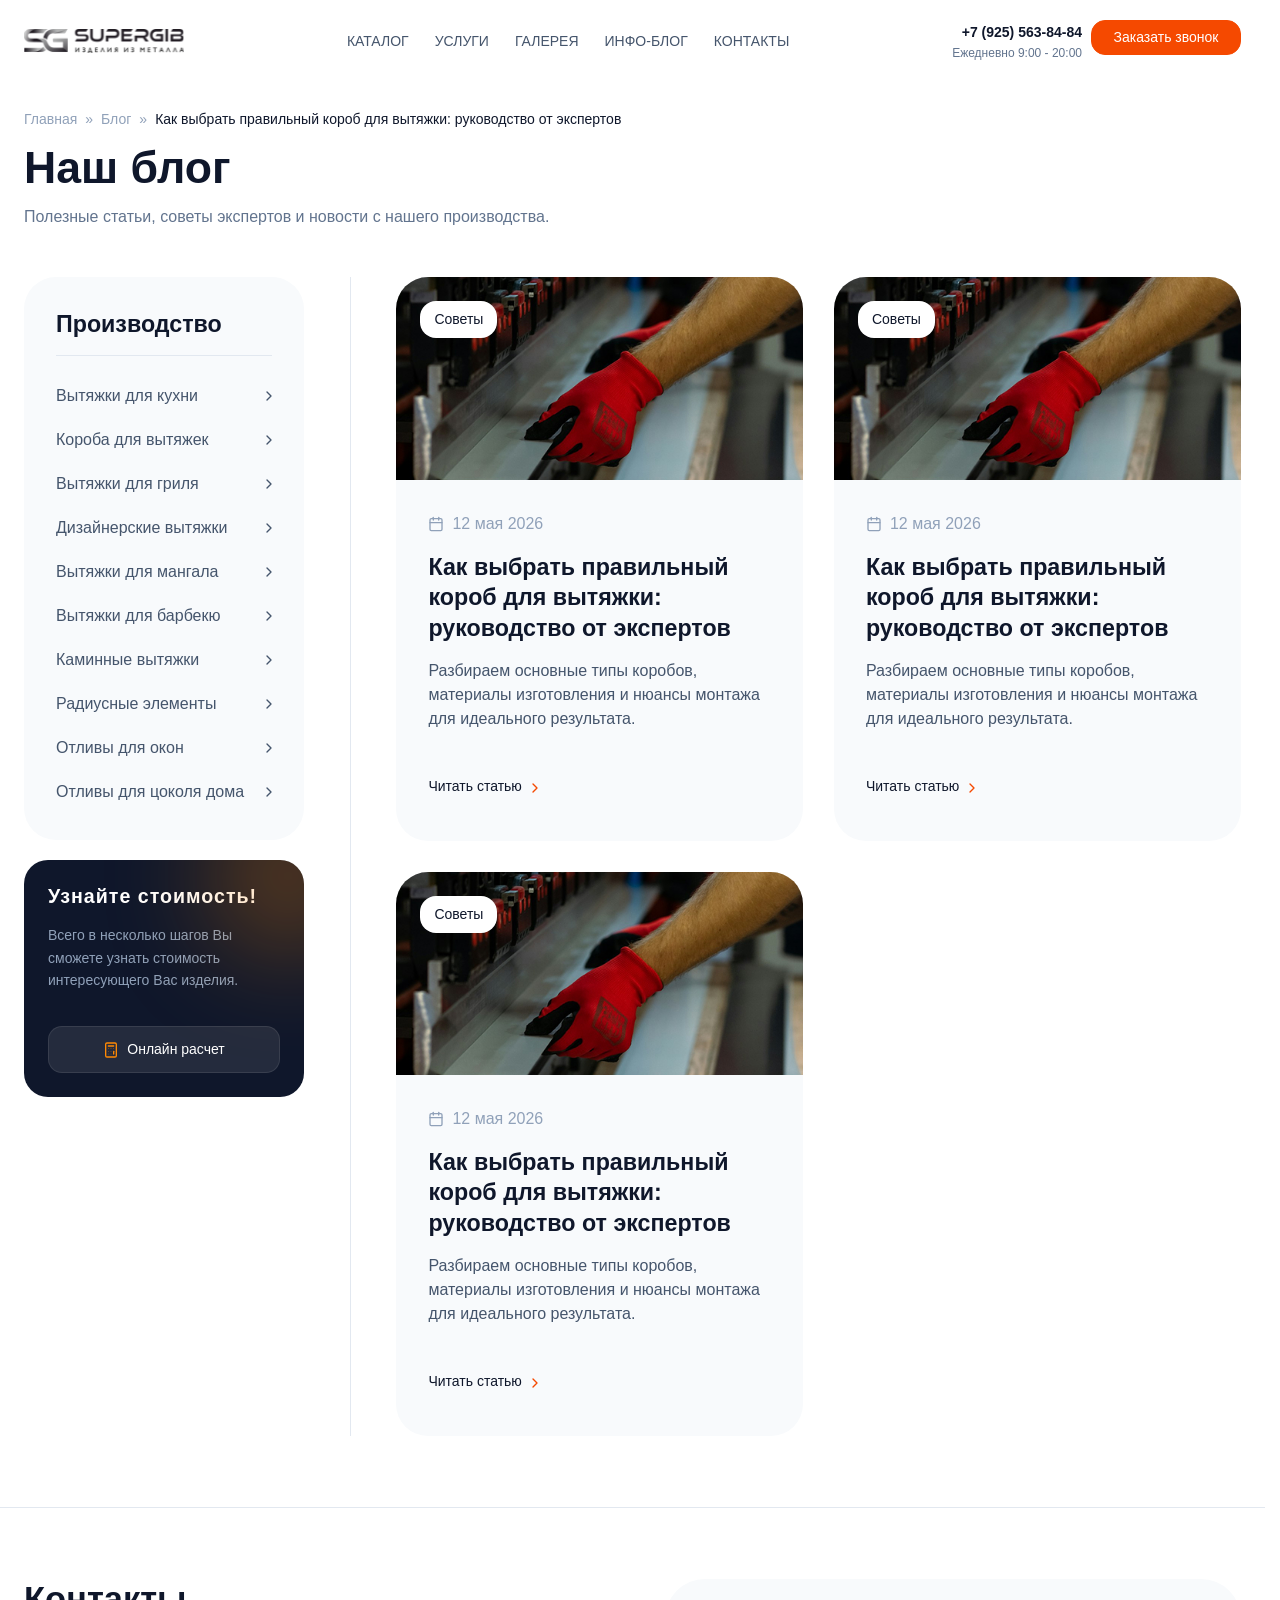
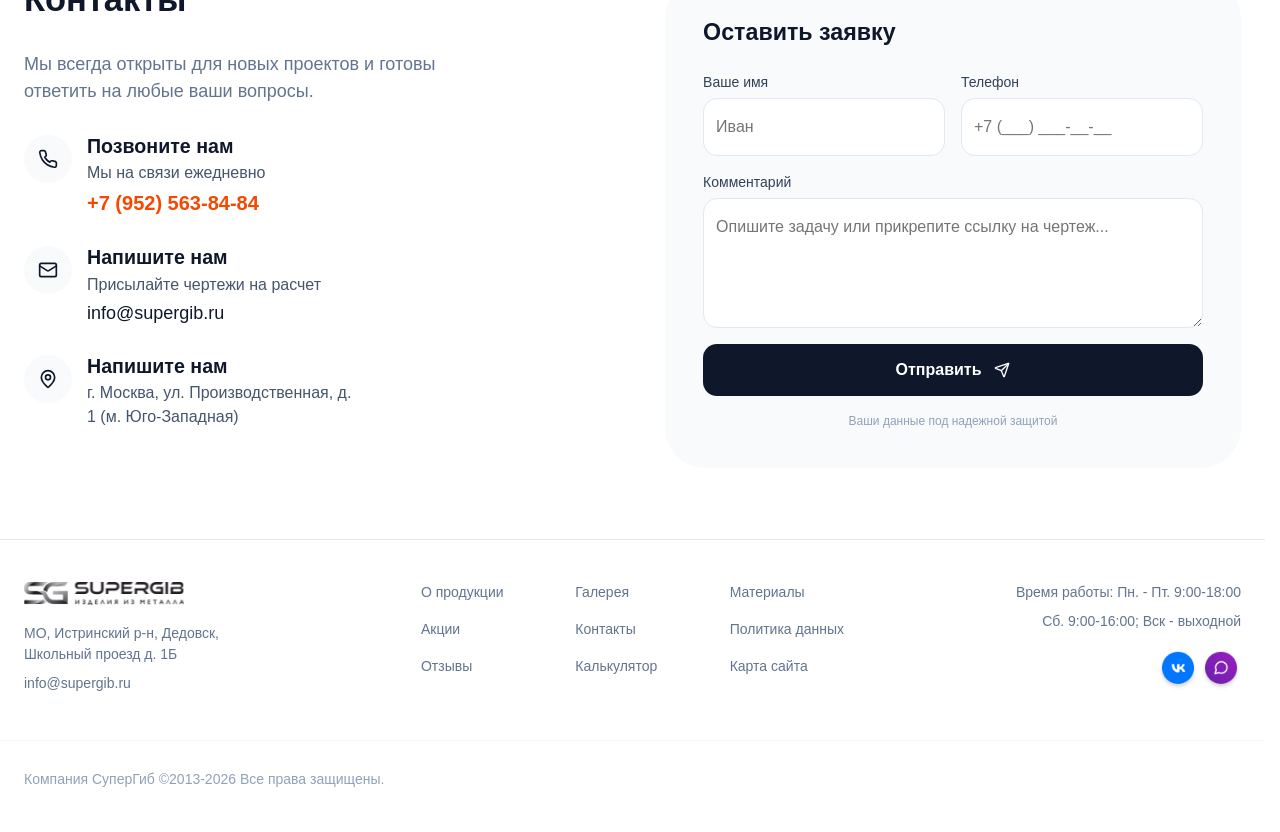
<file: blog.html>
<!doctype html>
<html lang="ru">
  <head>
    <meta charset="UTF-8" />
    <meta name="viewport" content="width=device-width, initial-scale=1.0" />
    <title>SuperGib | Блог</title>

    <link rel="stylesheet" href="./css/main.min.css" />
    <script src="./js/main.js" type="module"></script>
  </head>

  <body>
    <header class="header" data-js-header>
      <div class="header__body">
        <div class="header__body-inner container">
          <a href="/" class="header__logo logo" title="Главная">
            <img
              src="./img/logo.svg"
              alt=""
              class="logo__image"
              width="250"
              height="36"
            />
          </a>
          <a
            class="header__action-phone header__action-phone--logo"
            href="tel:+79255638484"
            >+7 (925) 563-84-84</a
          >

          <div class="header__overlay" data-js-header-overlay>
            <nav class="header__menu">
              <ul class="header__menu-list">
                <li class="header__menu-item">
                  <a href="/shop.html" class="header__menu-link">Каталог</a>
                </li>
                <li class="header__menu-item">
                  <a href="/service.html" class="header__menu-link">Услуги</a>
                </li>
                <li class="header__menu-item">
                  <a href="/gallary.html" class="header__menu-link">Галерея</a>
                </li>
                <li class="header__menu-item">
                  <a href="/blog.html" class="header__menu-link">Инфо-блог</a>
                </li>
                <li class="header__menu-item">
                  <a href="/contacts.html" class="header__menu-link"
                    >Контакты</a
                  >
                </li>
              </ul>
            </nav>
            <div class="header__action">
              <div class="header__action-info">
                <a class="header__action-phone" href="tel:+79255638484"
                  >+7 (925) 563-84-84</a
                >
                <div class="header__action-time-work">
                  Ежедневно 9:00 - 20:00
                </div>
              </div>
              <button
                class="header__contact-us-link button button--accent"
                type="button"
                data-modal-open="order-modal"
              >
                Заказать звонок
              </button>
            </div>
          </div>

          <div class="header__mob-action visible-tablet">
            <a
              href="tel:+79255638484"
              class="header__contact-us-link button button--accent button--phone"
              ><img src="./icons/phone.svg" alt="Позвонить"
            /></a>
            <button
              class="burger-button"
              type="button"
              aria-label="Открыть меню"
              title="Open menu"
              data-js-header-burger-button
            >
              <svg
                class="burger-button__svg"
                width="30"
                height="30"
                viewBox="0 0 100 100"
              >
                <path
                  class="burger-button__line burger-button__line--1"
                  d="M 20,29.000046 H 80.000231 C 80.000231,29.000046 94.498839,28.817352 94.532987,66.711331 94.543142,77.980673 90.966081,81.670246 85.259173,81.668997 79.552261,81.667751 75.000211,74.999942 75.000211,74.999942 L 25.000021,25.000058"
                />
                <path
                  class="burger-button__line burger-button__line--2"
                  d="M 20,50 H 80"
                />
                <path
                  class="burger-button__line burger-button__line--3"
                  d="M 20,70.999954 H 80.000231 C 80.000231,70.999954 94.498839,71.182648 94.532987,33.288669 94.543142,22.019327 90.966081,18.329754 85.259173,18.331003 79.552261,18.332249 75.000211,25.000058 75.000211,25.000058 L 25.000021,74.999942"
                />
              </svg>
            </button>
          </div>
        </div>
      </div>
    </header>

    <main>
      <div class="container">
        <header class="page-header">
          <nav class="breadcrumbs">
            <span>
              <a href="/">Главная</a> » <a href="/blog.html">Блог</a> »
              <span class="breadcrumb_last" aria-current="page"
                >Как выбрать правильный короб для вытяжки: руководство от
                экспертов</span
              >
            </span>
          </nav>

          <h1 class="page-header__title h2">Наш блог</h1>

          <div class="page-header__description">
            <p>
              Полезные статьи, советы экспертов и новости с нашего производства.
            </p>
          </div>
        </header>

        <section class="section blog" aria-labelledby="blog-title">
          <h2 class="blog__title visually-hidden" id="blog-title">
            Полезные статьи
          </h2>
          <div
            class="layout layout--reverse-mobile layout--left-aside layout--aside-left-divided"
          >
            <aside class="aside layout__aside layout__aside--left">
              <div class="aside__inner aside__inner--sticky">
                <div class="widget-production">
                  <h2 class="widget-production__title h4">Производство</h2>
                  <ul class="widget-production__list">
                    <li class="widget-production__item">
                      <a href="/" class="widget-production__link">
                        <span class="widget-production__label">
                          Вытяжки для кухни
                        </span>
                        <svg
                          width="6"
                          height="10"
                          viewBox="0 0 6 10"
                          xmlns="http://www.w3.org/2000/svg"
                          fill="none"
                          class="widget-production__icon"
                          aria-hidden="true"
                        >
                          <path
                            d="M1 1L5 5L1 9"
                            stroke="currentColor"
                            stroke-width="1.333"
                            stroke-linecap="round"
                            stroke-linejoin="round"
                          />
                        </svg>
                      </a>
                    </li>
                    <li class="widget-production__item">
                      <a href="/" class="widget-production__link">
                        <span class="widget-production__label">
                          Короба для вытяжек
                        </span>
                        <svg
                          width="6"
                          height="10"
                          viewBox="0 0 6 10"
                          xmlns="http://www.w3.org/2000/svg"
                          fill="none"
                          class="widget-production__icon"
                          aria-hidden="true"
                        >
                          <path
                            d="M1 1L5 5L1 9"
                            stroke="currentColor"
                            stroke-width="1.333"
                            stroke-linecap="round"
                            stroke-linejoin="round"
                          />
                        </svg>
                      </a>
                    </li>
                    <li class="widget-production__item">
                      <a href="/" class="widget-production__link">
                        <span class="widget-production__label">
                          Вытяжки для гриля
                        </span>
                        <svg
                          width="6"
                          height="10"
                          viewBox="0 0 6 10"
                          xmlns="http://www.w3.org/2000/svg"
                          fill="none"
                          class="widget-production__icon"
                          aria-hidden="true"
                        >
                          <path
                            d="M1 1L5 5L1 9"
                            stroke="currentColor"
                            stroke-width="1.333"
                            stroke-linecap="round"
                            stroke-linejoin="round"
                          />
                        </svg>
                      </a>
                    </li>
                    <li class="widget-production__item">
                      <a href="/" class="widget-production__link">
                        <span class="widget-production__label">
                          Дизайнерские вытяжки
                        </span>
                        <svg
                          width="6"
                          height="10"
                          viewBox="0 0 6 10"
                          xmlns="http://www.w3.org/2000/svg"
                          fill="none"
                          class="widget-production__icon"
                          aria-hidden="true"
                        >
                          <path
                            d="M1 1L5 5L1 9"
                            stroke="currentColor"
                            stroke-width="1.333"
                            stroke-linecap="round"
                            stroke-linejoin="round"
                          />
                        </svg>
                      </a>
                    </li>
                    <li class="widget-production__item">
                      <a href="/" class="widget-production__link">
                        <span class="widget-production__label">
                          Вытяжки для мангала
                        </span>
                        <svg
                          width="6"
                          height="10"
                          viewBox="0 0 6 10"
                          xmlns="http://www.w3.org/2000/svg"
                          fill="none"
                          class="widget-production__icon"
                          aria-hidden="true"
                        >
                          <path
                            d="M1 1L5 5L1 9"
                            stroke="currentColor"
                            stroke-width="1.333"
                            stroke-linecap="round"
                            stroke-linejoin="round"
                          />
                        </svg>
                      </a>
                    </li>
                    <li class="widget-production__item">
                      <a href="/" class="widget-production__link">
                        <span class="widget-production__label">
                          Вытяжки для барбекю
                        </span>
                        <svg
                          width="6"
                          height="10"
                          viewBox="0 0 6 10"
                          xmlns="http://www.w3.org/2000/svg"
                          fill="none"
                          class="widget-production__icon"
                          aria-hidden="true"
                        >
                          <path
                            d="M1 1L5 5L1 9"
                            stroke="currentColor"
                            stroke-width="1.333"
                            stroke-linecap="round"
                            stroke-linejoin="round"
                          />
                        </svg>
                      </a>
                    </li>
                    <li class="widget-production__item">
                      <a href="/" class="widget-production__link">
                        <span class="widget-production__label">
                          Каминные вытяжки
                        </span>
                        <svg
                          width="6"
                          height="10"
                          viewBox="0 0 6 10"
                          xmlns="http://www.w3.org/2000/svg"
                          fill="none"
                          class="widget-production__icon"
                          aria-hidden="true"
                        >
                          <path
                            d="M1 1L5 5L1 9"
                            stroke="currentColor"
                            stroke-width="1.333"
                            stroke-linecap="round"
                            stroke-linejoin="round"
                          />
                        </svg>
                      </a>
                    </li>
                    <li class="widget-production__item">
                      <a href="/" class="widget-production__link">
                        <span class="widget-production__label">
                          Радиусные элементы
                        </span>
                        <svg
                          width="6"
                          height="10"
                          viewBox="0 0 6 10"
                          xmlns="http://www.w3.org/2000/svg"
                          fill="none"
                          class="widget-production__icon"
                          aria-hidden="true"
                        >
                          <path
                            d="M1 1L5 5L1 9"
                            stroke="currentColor"
                            stroke-width="1.333"
                            stroke-linecap="round"
                            stroke-linejoin="round"
                          />
                        </svg>
                      </a>
                    </li>
                    <li class="widget-production__item">
                      <a href="/" class="widget-production__link">
                        <span class="widget-production__label">
                          Отливы для окон
                        </span>
                        <svg
                          width="6"
                          height="10"
                          viewBox="0 0 6 10"
                          xmlns="http://www.w3.org/2000/svg"
                          fill="none"
                          class="widget-production__icon"
                          aria-hidden="true"
                        >
                          <path
                            d="M1 1L5 5L1 9"
                            stroke="currentColor"
                            stroke-width="1.333"
                            stroke-linecap="round"
                            stroke-linejoin="round"
                          />
                        </svg>
                      </a>
                    </li>
                    <li class="widget-production__item">
                      <a href="/" class="widget-production__link">
                        <span class="widget-production__label">
                          Отливы для цоколя дома
                        </span>
                        <svg
                          width="6"
                          height="10"
                          viewBox="0 0 6 10"
                          xmlns="http://www.w3.org/2000/svg"
                          fill="none"
                          class="widget-production__icon"
                          aria-hidden="true"
                        >
                          <path
                            d="M1 1L5 5L1 9"
                            stroke="currentColor"
                            stroke-width="1.333"
                            stroke-linecap="round"
                            stroke-linejoin="round"
                          />
                        </svg>
                      </a>
                    </li>
                  </ul>
                </div>

                <div
                  class="aside__card aside__card--decor aside__card--banner-dark"
                >
                  <div class="individual-order">
                    <h2 class="individual-order__title h5">
                      Узнайте стоимость!
                    </h2>
                    <div class="individual-order__description">
                      <p>
                        Всего в несколько шагов Вы сможете узнать стоимость
                        интересующего Вас изделия.
                      </p>
                    </div>
                    <a href="/" class="button button--opacity-white">
                      <svg
                        width="16"
                        height="16"
                        viewBox="0 0 16 16"
                        xmlns="http://www.w3.org/2000/svg"
                        fill="none"
                        class="button__icon button__icon--accent"
                        aria-hidden="true"
                      >
                        <path
                          d="M12 1H4C3.26 1 2.67 1.59 2.67 2.33V13.67C2.67 14.41 3.26 15 4 15H12C12.74 15 13.33 14.41 13.33 13.67V2.33C13.33 1.59 12.74 1 12 1Z"
                          stroke="currentColor"
                          stroke-width="1.33"
                          stroke-linecap="round"
                          stroke-linejoin="round"
                        />

                        <path
                          d="M5.33 4H10.67"
                          stroke="currentColor"
                          stroke-width="1.33"
                          stroke-linecap="round"
                        />

                        <path
                          d="M10.67 9.33V12"
                          stroke="currentColor"
                          stroke-width="1.33"
                          stroke-linecap="round"
                        />

                        <circle
                          cx="5.33"
                          cy="6.67"
                          r="0.35"
                          fill="currentColor"
                        />
                        <circle cx="8" cy="6.67" r="0.35" fill="currentColor" />
                        <circle
                          cx="10.67"
                          cy="6.67"
                          r="0.35"
                          fill="currentColor"
                        />

                        <circle
                          cx="5.33"
                          cy="9.33"
                          r="0.35"
                          fill="currentColor"
                        />
                        <circle cx="8" cy="9.33" r="0.35" fill="currentColor" />

                        <circle
                          cx="5.33"
                          cy="12"
                          r="0.35"
                          fill="currentColor"
                        />
                        <circle cx="8" cy="12" r="0.35" fill="currentColor" />
                      </svg>
                      <span class="button__label">Онлайн расчет</span>
                    </a>
                  </div>
                </div>
              </div>
            </aside>
            <div class="layout__content">
              <ul class="layout__list">
                <li class="layout__item">
                  <article class="card card--blog">
                    <div class="card__wrapper-image">
                      <div class="card__badge badge badge--white">Советы</div>
                      <img
                        src="./img/service/image-1.jpg"
                        alt=""
                        class="card__image"
                        width="540"
                        height="300"
                        loading="lazy"
                        decoding="async"
                      />
                    </div>
                    <div class="card__info">
                      <div class="card__body">
                        <div class="card__date date">
                          <img
                            src="./icons/date.svg"
                            width="16"
                            height="16"
                            loading="lazy"
                            alt=""
                          />
                          <time datetime="2026-05-12">12 мая 2026</time>
                        </div>
                        <a href="/single-blog.html" class="card__title h4"
                          >Как выбрать правильный короб для вытяжки: руководство
                          от экспертов</a
                        >
                        <div class="card__description">
                          <p>
                            Разбираем основные типы коробов, материалы
                            изготовления и нюансы монтажа для идеального
                            результата.
                          </p>
                        </div>
                      </div>

                      <a
                        class="button button--border-none card__link"
                        href="/single-blog.html"
                      >
                        <span class="button__label">Читать статью</span>
                        <svg
                          width="6"
                          height="10"
                          viewBox="0 0 6 10"
                          xmlns="http://www.w3.org/2000/svg"
                          fill="none"
                          class="button__icon"
                          aria-hidden="true"
                        >
                          <path
                            d="M1 1L5 5L1 9"
                            stroke="currentColor"
                            stroke-width="1.333"
                            stroke-linecap="round"
                            stroke-linejoin="round"
                          />
                        </svg>
                      </a>
                    </div>
                  </article>
                </li>
                <li class="layout__item">
                  <article class="card card--blog">
                    <div class="card__wrapper-image">
                      <div class="card__badge badge badge--white">Советы</div>
                      <img
                        src="./img/service/image-1.jpg"
                        alt=""
                        class="card__image"
                        width="540"
                        height="300"
                        loading="lazy"
                        decoding="async"
                      />
                    </div>
                    <div class="card__info">
                      <div class="card__body">
                        <div class="card__date date">
                          <img
                            src="./icons/date.svg"
                            width="16"
                            height="16"
                            loading="lazy"
                            alt=""
                          />
                          <time datetime="2026-05-12">12 мая 2026</time>
                        </div>
                        <a href="/single-blog.html" class="card__title h4"
                          >Как выбрать правильный короб для вытяжки: руководство
                          от экспертов</a
                        >
                        <div class="card__description">
                          <p>
                            Разбираем основные типы коробов, материалы
                            изготовления и нюансы монтажа для идеального
                            результата.
                          </p>
                        </div>
                      </div>

                      <a
                        class="button button--border-none card__link"
                        href="/single-blog.html"
                      >
                        <span class="button__label">Читать статью</span>
                        <svg
                          width="6"
                          height="10"
                          viewBox="0 0 6 10"
                          xmlns="http://www.w3.org/2000/svg"
                          fill="none"
                          class="button__icon"
                          aria-hidden="true"
                        >
                          <path
                            d="M1 1L5 5L1 9"
                            stroke="currentColor"
                            stroke-width="1.333"
                            stroke-linecap="round"
                            stroke-linejoin="round"
                          />
                        </svg>
                      </a>
                    </div>
                  </article>
                </li>
                <li class="layout__item">
                  <article class="card card--blog">
                    <div class="card__wrapper-image">
                      <div class="card__badge badge badge--white">Советы</div>
                      <img
                        src="./img/service/image-1.jpg"
                        alt=""
                        class="card__image"
                        width="540"
                        height="300"
                        loading="lazy"
                        decoding="async"
                      />
                    </div>
                    <div class="card__info">
                      <div class="card__body">
                        <div class="card__date date">
                          <img
                            src="./icons/date.svg"
                            width="16"
                            height="16"
                            loading="lazy"
                            alt=""
                          />
                          <time datetime="2026-05-12">12 мая 2026</time>
                        </div>
                        <a href="/single-blog.html" class="card__title h4"
                          >Как выбрать правильный короб для вытяжки: руководство
                          от экспертов</a
                        >
                        <div class="card__description">
                          <p>
                            Разбираем основные типы коробов, материалы
                            изготовления и нюансы монтажа для идеального
                            результата.
                          </p>
                        </div>
                      </div>

                      <a
                        class="button button--border-none card__link"
                        href="/single-blog.html"
                      >
                        <span class="button__label">Читать статью</span>
                        <svg
                          width="6"
                          height="10"
                          viewBox="0 0 6 10"
                          xmlns="http://www.w3.org/2000/svg"
                          fill="none"
                          class="button__icon"
                          aria-hidden="true"
                        >
                          <path
                            d="M1 1L5 5L1 9"
                            stroke="currentColor"
                            stroke-width="1.333"
                            stroke-linecap="round"
                            stroke-linejoin="round"
                          />
                        </svg>
                      </a>
                    </div>
                  </article>
                </li>
              </ul>
            </div>
          </div>
        </section>
      </div>
    </main>

    <footer class="footer">
      <div class="footer__body">
        <div class="footer__body-inner container">
          <div class="footer__info">
            <h2 class="footer__title h3" id="contact-footer">Контакты</h2>
            <div class="footer__description">
              <p>
                Мы всегда открыты для новых проектов и готовы ответить на любые
                ваши вопросы.
              </p>
            </div>
            <div class="footer__contact">
              <ul class="footer__contact-list">
                <li class="footer__contact-item">
                  <div class="icon icon--color-gray">
                    <img
                      src="./icons/footer/icon-1.svg"
                      alt="Телефон"
                      width="20"
                      height="20"
                      loading="lazy"
                    />
                  </div>
                  <div class="footer__contact-item-info">
                    <h3 class="h5 footer__contact-item-title">Позвоните нам</h3>
                    <div class="footer__contact-item-description">
                      Мы на связи ежедневно
                    </div>
                    <a
                      class="footer__contact-item-phone"
                      href="tel:+79525638484"
                      >+7 (952) 563-84-84</a
                    >
                  </div>
                </li>
                <li class="footer__contact-item">
                  <div class="icon icon--color-gray">
                    <img
                      src="./icons/footer/icon-2.svg"
                      alt="Почта"
                      width="20"
                      height="20"
                      loading="lazy"
                    />
                  </div>
                  <div class="footer__contact-item-info">
                    <h3 class="h5 footer__contact-item-title">Напишите нам</h3>
                    <div class="footer__contact-item-description">
                      Присылайте чертежи на расчет
                    </div>
                    <a
                      class="footer__contact-item-email"
                      href="mailto:info@supergib.ru"
                      >info@supergib.ru</a
                    >
                  </div>
                </li>
                <li class="footer__contact-item">
                  <div class="icon icon--color-gray">
                    <img
                      src="./icons/footer/icon-3.svg"
                      alt="Адрес"
                      width="20"
                      height="20"
                      loading="lazy"
                    />
                  </div>
                  <div class="footer__contact-item-info">
                    <h3 class="h5 footer__contact-item-title">Напишите нам</h3>
                    <div class="footer__contact-item-adress">
                      г. Москва, ул. Производственная, д. 1 (м. Юго-Западная)
                    </div>
                  </div>
                </li>
              </ul>
            </div>
          </div>
          <div class="footer__form">
            <form
              class="form form--request"
              action="#"
              method="post"
              novalidate
            >
              <div class="form__inner">
                <h3 class="form__title h4">Оставить заявку</h3>

                <!-- Два поля в ряд -->
                <div class="form__row form__row--cols-2">
                  <div class="form__field">
                    <label class="form__label" for="name">Ваше имя</label>
                    <input
                      class="form__input"
                      type="text"
                      id="name"
                      name="name"
                      placeholder="Иван"
                      autocomplete="name"
                      required
                    />
                  </div>

                  <div class="form__field">
                    <label class="form__label" for="phone">Телефон</label>
                    <input
                      class="form__input"
                      type="tel"
                      id="phone"
                      name="phone"
                      placeholder="+7 (___) ___-__-__"
                      autocomplete="tel"
                      required
                    />
                  </div>
                </div>

                <!-- Комментарий -->
                <div class="form__field">
                  <label class="form__label" for="comment">Комментарий</label>
                  <textarea
                    class="form__textarea"
                    id="comment"
                    name="comment"
                    placeholder="Опишите задачу или прикрепите ссылку на чертеж..."
                    rows="4"
                  ></textarea>
                </div>

                <!-- Кнопка -->
                <div class="form__actions">
                  <button class="form__submit" type="submit">
                    <span>Отправить</span
                    ><img
                      src="/icons/mail.svg"
                      width="16"
                      height="16"
                      loading="lazy"
                      alt="Отправить"
                    />
                  </button>
                </div>

                <!-- Текст под кнопкой -->
                <div class="form__privacy">
                  Ваши данные под надежной защитой
                </div>
              </div>
            </form>
          </div>
        </div>
      </div>
      <div class="footer__bottom">
        <div class="footer__bottom-inner container">
          <div class="footer__bottom-info">
            <a href="/" class="footer__logo logo" title="Главная">
              <img
                src="./img/logo.svg"
                alt=""
                class="logo__image"
                width="250"
                height="36"
              />
            </a>
            <div class="footer__bottom-description">
              <address class="footer__bottom-address">
                МО, Истринский р-н, Дедовск, Школьный проезд д. 1Б
              </address>
              <a class="footer__bottom-email" href="mailto:info@supergib.ru"
                >info@supergib.ru</a
              >
            </div>
          </div>
          <div class="footer__navigation">
            <div class="footer__navigation-inner">
              <nav class="footer__navigation-col">
                <ul class="footer__navigation-list">
                  <li>
                    <a href="/" class="footer__navigation-link">О продукции</a>
                  </li>
                  <li><a href="/" class="footer__navigation-link">Акции</a></li>
                  <li>
                    <a href="/reviews.html" class="footer__navigation-link"
                      >Отзывы</a
                    >
                  </li>
                </ul>
              </nav>
              <nav class="footer__navigation-col">
                <ul class="footer__navigation-list">
                  <li>
                    <a href="/" class="footer__navigation-link">Галерея</a>
                  </li>
                  <li>
                    <a href="/" class="footer__navigation-link">Контакты</a>
                  </li>
                  <li>
                    <a href="/" class="footer__navigation-link">Калькулятор</a>
                  </li>
                </ul>
              </nav>
              <nav class="footer__navigation-col">
                <ul class="footer__navigation-list">
                  <li>
                    <a href="/" class="footer__navigation-link">Материалы</a>
                  </li>
                  <li>
                    <a href="/" class="footer__navigation-link"
                      >Политика данных</a
                    >
                  </li>
                  <li>
                    <a href="/" class="footer__navigation-link">Карта сайта</a>
                  </li>
                </ul>
              </nav>
            </div>
          </div>
          <div class="footer__bottom-time-work">
            <span>Время работы: Пн. - Пт. 9:00-18:00</span>
            <span>Сб. 9:00-16:00; Вск - выходной</span>
            <div class="footer__bottom-soc1als">
              <a href="/" class="footer__bottom-soc1als-link">
                <img
                  class="footer__bottom-soc1als-image"
                  src="./img/social/vk.png"
                  width="40"
                  height="40"
                  alt=""
                  loading="lazy"
                />
              </a>
              <a href="/" class="footer__bottom-soc1als-link">
                <img
                  class="footer__bottom-soc1als-image"
                  src="./img/social/max.png"
                  width="40"
                  height="40"
                  alt=""
                  loading="lazy"
                />
              </a>
            </div>
          </div>
        </div>
        <div class="footer__bottom-extra">
          <div class="container">
            <p>Компания СуперГиб ©2013-2026 Все права защищены.</p>
          </div>
        </div>
      </div>
    </footer>

    <!-- Модальное окно -->
    <div
      class="modal"
      id="order-modal"
      aria-hidden="true"
      role="dialog"
      aria-modal="true"
    >
      <div class="modal__overlay" data-modal-close></div>

      <div class="modal__window">
        <button
          class="modal__close"
          type="button"
          aria-label="Закрыть окно"
          data-modal-close
        >
          ✕
        </button>

        <div class="popup-order">
          <div class="popup-order__body">
            <header class="popup-order__header">
              <h2 class="popup-order__title h4">Индивидуальный заказ</h2>

              <div class="popup-order__description">
                <p>
                  Оставьте свои контакты, и наш менеджер свяжется с вами для
                  уточнения деталей.
                </p>
              </div>
            </header>

            <form class="popup-order__form form" action="/" method="post">
              <div class="form__group">
                <label class="form__label" for="popup-name"> Ваше имя </label>

                <input
                  class="form__input"
                  id="popup-name"
                  type="text"
                  name="name"
                  placeholder="Иван Иванов"
                  autocomplete="name"
                />
              </div>

              <div class="form__group">
                <label class="form__label" for="popup-phone">
                  Ваш телефон
                </label>

                <input
                  class="form__input"
                  id="popup-phone"
                  type="tel"
                  name="phone"
                  placeholder="+7 (___) ___ - __ - __"
                  autocomplete="tel"
                />
              </div>

              <button
                class="button button--orange popup-order__button"
                type="submit"
              >
                <span class="button__label">Отправить заявку</span>
              </button>
            </form>
          </div>
        </div>
      </div>
    </div>
  </body>
</html>
</file>
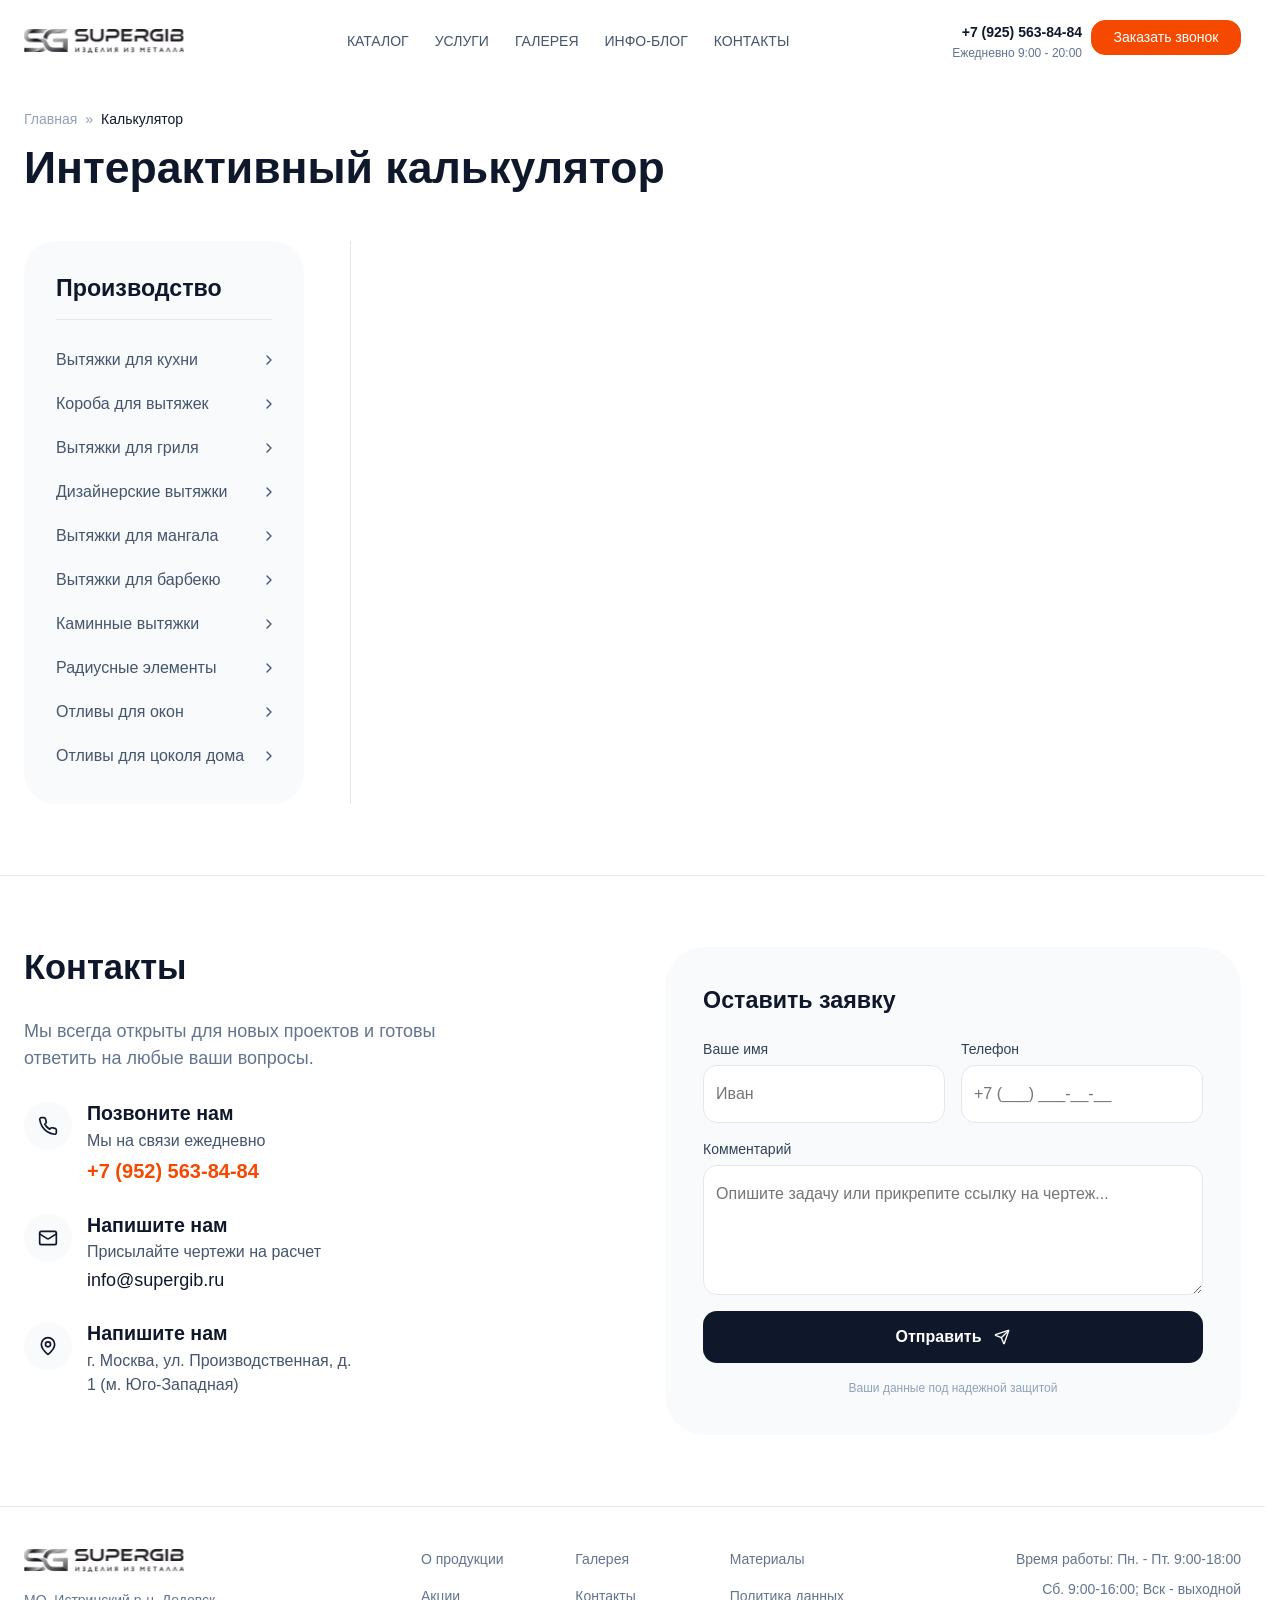
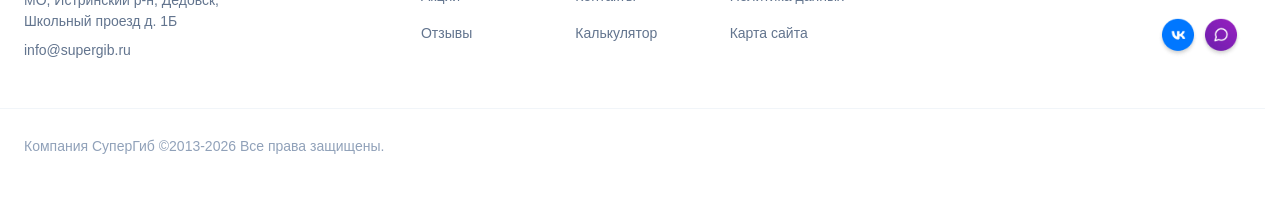
<file: calculator.html>
<!doctype html>
<html lang="ru">
  <head>
    <meta charset="UTF-8" />
    <meta name="viewport" content="width=device-width, initial-scale=1.0" />
    <title>SuperGib | Калькулятор</title>

    <link rel="stylesheet" href="./css/main.min.css" />

    <script src="./js/main.js" type="module"></script>
  </head>

  <body>
    <header class="header" data-js-header>
      <div class="header__body">
        <div class="header__body-inner container">
          <a href="/" class="header__logo logo" title="Главная">
            <img
              src="./img/logo.svg"
              alt=""
              class="logo__image"
              width="250"
              height="36"
            />
          </a>
          <a
            class="header__action-phone header__action-phone--logo"
            href="tel:+79255638484"
            >+7 (925) 563-84-84</a
          >

          <div class="header__overlay" data-js-header-overlay>
            <nav class="header__menu">
              <ul class="header__menu-list">
                <li class="header__menu-item">
                  <a href="/shop.html" class="header__menu-link">Каталог</a>
                </li>
                <li class="header__menu-item">
                  <a href="/service.html" class="header__menu-link">Услуги</a>
                </li>
                <li class="header__menu-item">
                  <a href="/gallary.html" class="header__menu-link">Галерея</a>
                </li>
                <li class="header__menu-item">
                  <a href="/blog.html" class="header__menu-link">Инфо-блог</a>
                </li>
                <li class="header__menu-item">
                  <a href="/contacts.html" class="header__menu-link"
                    >Контакты</a
                  >
                </li>
              </ul>
            </nav>
            <div class="header__action">
              <div class="header__action-info">
                <a class="header__action-phone" href="tel:+79255638484"
                  >+7 (925) 563-84-84</a
                >
                <div class="header__action-time-work">
                  Ежедневно 9:00 - 20:00
                </div>
              </div>
              <button
                class="header__contact-us-link button button--accent"
                type="button"
                data-modal-open="order-modal"
              >
                Заказать звонок
              </button>
            </div>
          </div>

          <div class="header__mob-action visible-tablet">
            <a
              href="tel:+79255638484"
              class="header__contact-us-link button button--accent button--phone"
              ><img src="./icons/phone.svg" alt="Позвонить"
            /></a>
            <button
              class="burger-button"
              type="button"
              aria-label="Открыть меню"
              title="Open menu"
              data-js-header-burger-button
            >
              <svg
                class="burger-button__svg"
                width="30"
                height="30"
                viewBox="0 0 100 100"
              >
                <path
                  class="burger-button__line burger-button__line--1"
                  d="M 20,29.000046 H 80.000231 C 80.000231,29.000046 94.498839,28.817352 94.532987,66.711331 94.543142,77.980673 90.966081,81.670246 85.259173,81.668997 79.552261,81.667751 75.000211,74.999942 75.000211,74.999942 L 25.000021,25.000058"
                />
                <path
                  class="burger-button__line burger-button__line--2"
                  d="M 20,50 H 80"
                />
                <path
                  class="burger-button__line burger-button__line--3"
                  d="M 20,70.999954 H 80.000231 C 80.000231,70.999954 94.498839,71.182648 94.532987,33.288669 94.543142,22.019327 90.966081,18.329754 85.259173,18.331003 79.552261,18.332249 75.000211,25.000058 75.000211,25.000058 L 25.000021,74.999942"
                />
              </svg>
            </button>
          </div>
        </div>
      </div>
    </header>

    <main>
      <div class="container">
        <header class="page-header">
          <nav class="breadcrumbs">
            <span>
              <a href="/">Главная</a> »
              <span class="breadcrumb_last" aria-current="page"
                >Калькулятор</span
              >
            </span>
          </nav>

          <h1 class="page-header__title h2">Интерактивный калькулятор</h1>
        </header>

        <section class="section calculator" aria-labelledby="calculator-title">
          <h2 class="calculator__title visually-hidden" id="calculator-title">
            Рассчитать стоимость изделия
          </h2>
          <div
            class="layout layout--reverse-mobile layout--left-aside layout--aside-left-divided"
          >
            <aside class="aside layout__aside layout__aside--left">
              <div class="aside__inner aside__inner--sticky">
                <div class="widget-production">
                  <h2 class="widget-production__title h4">Производство</h2>
                  <ul class="widget-production__list">
                    <li class="widget-production__item">
                      <a href="/" class="widget-production__link">
                        <span class="widget-production__label">
                          Вытяжки для кухни
                        </span>
                        <svg
                          width="6"
                          height="10"
                          viewBox="0 0 6 10"
                          xmlns="http://www.w3.org/2000/svg"
                          fill="none"
                          class="widget-production__icon"
                          aria-hidden="true"
                        >
                          <path
                            d="M1 1L5 5L1 9"
                            stroke="currentColor"
                            stroke-width="1.333"
                            stroke-linecap="round"
                            stroke-linejoin="round"
                          />
                        </svg>
                      </a>
                    </li>
                    <li class="widget-production__item">
                      <a href="/" class="widget-production__link">
                        <span class="widget-production__label">
                          Короба для вытяжек
                        </span>
                        <svg
                          width="6"
                          height="10"
                          viewBox="0 0 6 10"
                          xmlns="http://www.w3.org/2000/svg"
                          fill="none"
                          class="widget-production__icon"
                          aria-hidden="true"
                        >
                          <path
                            d="M1 1L5 5L1 9"
                            stroke="currentColor"
                            stroke-width="1.333"
                            stroke-linecap="round"
                            stroke-linejoin="round"
                          />
                        </svg>
                      </a>
                    </li>
                    <li class="widget-production__item">
                      <a href="/" class="widget-production__link">
                        <span class="widget-production__label">
                          Вытяжки для гриля
                        </span>
                        <svg
                          width="6"
                          height="10"
                          viewBox="0 0 6 10"
                          xmlns="http://www.w3.org/2000/svg"
                          fill="none"
                          class="widget-production__icon"
                          aria-hidden="true"
                        >
                          <path
                            d="M1 1L5 5L1 9"
                            stroke="currentColor"
                            stroke-width="1.333"
                            stroke-linecap="round"
                            stroke-linejoin="round"
                          />
                        </svg>
                      </a>
                    </li>
                    <li class="widget-production__item">
                      <a href="/" class="widget-production__link">
                        <span class="widget-production__label">
                          Дизайнерские вытяжки
                        </span>
                        <svg
                          width="6"
                          height="10"
                          viewBox="0 0 6 10"
                          xmlns="http://www.w3.org/2000/svg"
                          fill="none"
                          class="widget-production__icon"
                          aria-hidden="true"
                        >
                          <path
                            d="M1 1L5 5L1 9"
                            stroke="currentColor"
                            stroke-width="1.333"
                            stroke-linecap="round"
                            stroke-linejoin="round"
                          />
                        </svg>
                      </a>
                    </li>
                    <li class="widget-production__item">
                      <a href="/" class="widget-production__link">
                        <span class="widget-production__label">
                          Вытяжки для мангала
                        </span>
                        <svg
                          width="6"
                          height="10"
                          viewBox="0 0 6 10"
                          xmlns="http://www.w3.org/2000/svg"
                          fill="none"
                          class="widget-production__icon"
                          aria-hidden="true"
                        >
                          <path
                            d="M1 1L5 5L1 9"
                            stroke="currentColor"
                            stroke-width="1.333"
                            stroke-linecap="round"
                            stroke-linejoin="round"
                          />
                        </svg>
                      </a>
                    </li>
                    <li class="widget-production__item">
                      <a href="/" class="widget-production__link">
                        <span class="widget-production__label">
                          Вытяжки для барбекю
                        </span>
                        <svg
                          width="6"
                          height="10"
                          viewBox="0 0 6 10"
                          xmlns="http://www.w3.org/2000/svg"
                          fill="none"
                          class="widget-production__icon"
                          aria-hidden="true"
                        >
                          <path
                            d="M1 1L5 5L1 9"
                            stroke="currentColor"
                            stroke-width="1.333"
                            stroke-linecap="round"
                            stroke-linejoin="round"
                          />
                        </svg>
                      </a>
                    </li>
                    <li class="widget-production__item">
                      <a href="/" class="widget-production__link">
                        <span class="widget-production__label">
                          Каминные вытяжки
                        </span>
                        <svg
                          width="6"
                          height="10"
                          viewBox="0 0 6 10"
                          xmlns="http://www.w3.org/2000/svg"
                          fill="none"
                          class="widget-production__icon"
                          aria-hidden="true"
                        >
                          <path
                            d="M1 1L5 5L1 9"
                            stroke="currentColor"
                            stroke-width="1.333"
                            stroke-linecap="round"
                            stroke-linejoin="round"
                          />
                        </svg>
                      </a>
                    </li>
                    <li class="widget-production__item">
                      <a href="/" class="widget-production__link">
                        <span class="widget-production__label">
                          Радиусные элементы
                        </span>
                        <svg
                          width="6"
                          height="10"
                          viewBox="0 0 6 10"
                          xmlns="http://www.w3.org/2000/svg"
                          fill="none"
                          class="widget-production__icon"
                          aria-hidden="true"
                        >
                          <path
                            d="M1 1L5 5L1 9"
                            stroke="currentColor"
                            stroke-width="1.333"
                            stroke-linecap="round"
                            stroke-linejoin="round"
                          />
                        </svg>
                      </a>
                    </li>
                    <li class="widget-production__item">
                      <a href="/" class="widget-production__link">
                        <span class="widget-production__label">
                          Отливы для окон
                        </span>
                        <svg
                          width="6"
                          height="10"
                          viewBox="0 0 6 10"
                          xmlns="http://www.w3.org/2000/svg"
                          fill="none"
                          class="widget-production__icon"
                          aria-hidden="true"
                        >
                          <path
                            d="M1 1L5 5L1 9"
                            stroke="currentColor"
                            stroke-width="1.333"
                            stroke-linecap="round"
                            stroke-linejoin="round"
                          />
                        </svg>
                      </a>
                    </li>
                    <li class="widget-production__item">
                      <a href="/" class="widget-production__link">
                        <span class="widget-production__label">
                          Отливы для цоколя дома
                        </span>
                        <svg
                          width="6"
                          height="10"
                          viewBox="0 0 6 10"
                          xmlns="http://www.w3.org/2000/svg"
                          fill="none"
                          class="widget-production__icon"
                          aria-hidden="true"
                        >
                          <path
                            d="M1 1L5 5L1 9"
                            stroke="currentColor"
                            stroke-width="1.333"
                            stroke-linecap="round"
                            stroke-linejoin="round"
                          />
                        </svg>
                      </a>
                    </li>
                  </ul>
                </div>
              </div>
            </aside>
            <div class="layout__content layout__content--gallery"></div>
          </div>
        </section>
      </div>
    </main>

    <footer class="footer">
      <div class="footer__body">
        <div class="footer__body-inner container">
          <div class="footer__info">
            <h2 class="footer__title h3" id="contact-footer">Контакты</h2>
            <div class="footer__description">
              <p>
                Мы всегда открыты для новых проектов и готовы ответить на любые
                ваши вопросы.
              </p>
            </div>
            <div class="footer__contact">
              <ul class="footer__contact-list">
                <li class="footer__contact-item">
                  <div class="icon icon--color-gray">
                    <img
                      src="./icons/footer/icon-1.svg"
                      alt="Телефон"
                      width="20"
                      height="20"
                      loading="lazy"
                    />
                  </div>
                  <div class="footer__contact-item-info">
                    <h3 class="h5 footer__contact-item-title">Позвоните нам</h3>
                    <div class="footer__contact-item-description">
                      Мы на связи ежедневно
                    </div>
                    <a
                      class="footer__contact-item-phone"
                      href="tel:+79525638484"
                      >+7 (952) 563-84-84</a
                    >
                  </div>
                </li>
                <li class="footer__contact-item">
                  <div class="icon icon--color-gray">
                    <img
                      src="./icons/footer/icon-2.svg"
                      alt="Почта"
                      width="20"
                      height="20"
                      loading="lazy"
                    />
                  </div>
                  <div class="footer__contact-item-info">
                    <h3 class="h5 footer__contact-item-title">Напишите нам</h3>
                    <div class="footer__contact-item-description">
                      Присылайте чертежи на расчет
                    </div>
                    <a
                      class="footer__contact-item-email"
                      href="mailto:info@supergib.ru"
                      >info@supergib.ru</a
                    >
                  </div>
                </li>
                <li class="footer__contact-item">
                  <div class="icon icon--color-gray">
                    <img
                      src="./icons/footer/icon-3.svg"
                      alt="Адрес"
                      width="20"
                      height="20"
                      loading="lazy"
                    />
                  </div>
                  <div class="footer__contact-item-info">
                    <h3 class="h5 footer__contact-item-title">Напишите нам</h3>
                    <div class="footer__contact-item-adress">
                      г. Москва, ул. Производственная, д. 1 (м. Юго-Западная)
                    </div>
                  </div>
                </li>
              </ul>
            </div>
          </div>
          <div class="footer__form">
            <form
              class="form form--request"
              action="#"
              method="post"
              novalidate
            >
              <div class="form__inner">
                <h3 class="form__title h4">Оставить заявку</h3>

                <!-- Два поля в ряд -->
                <div class="form__row form__row--cols-2">
                  <div class="form__field">
                    <label class="form__label" for="name">Ваше имя</label>
                    <input
                      class="form__input"
                      type="text"
                      id="name"
                      name="name"
                      placeholder="Иван"
                      autocomplete="name"
                      required
                    />
                  </div>

                  <div class="form__field">
                    <label class="form__label" for="phone">Телефон</label>
                    <input
                      class="form__input"
                      type="tel"
                      id="phone"
                      name="phone"
                      placeholder="+7 (___) ___-__-__"
                      autocomplete="tel"
                      required
                    />
                  </div>
                </div>

                <!-- Комментарий -->
                <div class="form__field">
                  <label class="form__label" for="comment">Комментарий</label>
                  <textarea
                    class="form__textarea"
                    id="comment"
                    name="comment"
                    placeholder="Опишите задачу или прикрепите ссылку на чертеж..."
                    rows="4"
                  ></textarea>
                </div>

                <!-- Кнопка -->
                <div class="form__actions">
                  <button class="form__submit" type="submit">
                    <span>Отправить</span
                    ><img
                      src="/icons/mail.svg"
                      width="16"
                      height="16"
                      loading="lazy"
                      alt="Отправить"
                    />
                  </button>
                </div>

                <!-- Текст под кнопкой -->
                <div class="form__privacy">
                  Ваши данные под надежной защитой
                </div>
              </div>
            </form>
          </div>
        </div>
      </div>
      <div class="footer__bottom">
        <div class="footer__bottom-inner container">
          <div class="footer__bottom-info">
            <a href="/" class="footer__logo logo" title="Главная">
              <img
                src="./img/logo.svg"
                alt=""
                class="logo__image"
                width="250"
                height="36"
              />
            </a>
            <div class="footer__bottom-description">
              <address class="footer__bottom-address">
                МО, Истринский р-н, Дедовск, Школьный проезд д. 1Б
              </address>
              <a class="footer__bottom-email" href="mailto:info@supergib.ru"
                >info@supergib.ru</a
              >
            </div>
          </div>
          <div class="footer__navigation">
            <div class="footer__navigation-inner">
              <nav class="footer__navigation-col">
                <ul class="footer__navigation-list">
                  <li>
                    <a href="/" class="footer__navigation-link">О продукции</a>
                  </li>
                  <li><a href="/" class="footer__navigation-link">Акции</a></li>
                  <li>
                    <a href="/reviews.html" class="footer__navigation-link"
                      >Отзывы</a
                    >
                  </li>
                </ul>
              </nav>
              <nav class="footer__navigation-col">
                <ul class="footer__navigation-list">
                  <li>
                    <a href="/" class="footer__navigation-link">Галерея</a>
                  </li>
                  <li>
                    <a href="/" class="footer__navigation-link">Контакты</a>
                  </li>
                  <li>
                    <a href="/" class="footer__navigation-link">Калькулятор</a>
                  </li>
                </ul>
              </nav>
              <nav class="footer__navigation-col">
                <ul class="footer__navigation-list">
                  <li>
                    <a href="/" class="footer__navigation-link">Материалы</a>
                  </li>
                  <li>
                    <a href="/" class="footer__navigation-link"
                      >Политика данных</a
                    >
                  </li>
                  <li>
                    <a href="/" class="footer__navigation-link">Карта сайта</a>
                  </li>
                </ul>
              </nav>
            </div>
          </div>
          <div class="footer__bottom-time-work">
            <span>Время работы: Пн. - Пт. 9:00-18:00</span>
            <span>Сб. 9:00-16:00; Вск - выходной</span>
            <div class="footer__bottom-soc1als">
              <a href="/" class="footer__bottom-soc1als-link">
                <img
                  class="footer__bottom-soc1als-image"
                  src="./img/social/vk.png"
                  width="40"
                  height="40"
                  alt=""
                  loading="lazy"
                />
              </a>
              <a href="/" class="footer__bottom-soc1als-link">
                <img
                  class="footer__bottom-soc1als-image"
                  src="./img/social/max.png"
                  width="40"
                  height="40"
                  alt=""
                  loading="lazy"
                />
              </a>
            </div>
          </div>
        </div>
        <div class="footer__bottom-extra">
          <div class="container">
            <p>Компания СуперГиб ©2013-2026 Все права защищены.</p>
          </div>
        </div>
      </div>
    </footer>

    <!-- Модальное окно -->
    <div
      class="modal"
      id="order-modal"
      aria-hidden="true"
      role="dialog"
      aria-modal="true"
    >
      <div class="modal__overlay" data-modal-close></div>

      <div class="modal__window">
        <button
          class="modal__close"
          type="button"
          aria-label="Закрыть окно"
          data-modal-close
        >
          ✕
        </button>

        <div class="popup-order">
          <div class="popup-order__body">
            <header class="popup-order__header">
              <h2 class="popup-order__title h4">Индивидуальный заказ</h2>

              <div class="popup-order__description">
                <p>
                  Оставьте свои контакты, и наш менеджер свяжется с вами для
                  уточнения деталей.
                </p>
              </div>
            </header>

            <form class="popup-order__form form" action="/" method="post">
              <div class="form__group">
                <label class="form__label" for="popup-name"> Ваше имя </label>

                <input
                  class="form__input"
                  id="popup-name"
                  type="text"
                  name="name"
                  placeholder="Иван Иванов"
                  autocomplete="name"
                />
              </div>

              <div class="form__group">
                <label class="form__label" for="popup-phone">
                  Ваш телефон
                </label>

                <input
                  class="form__input"
                  id="popup-phone"
                  type="tel"
                  name="phone"
                  placeholder="+7 (___) ___ - __ - __"
                  autocomplete="tel"
                />
              </div>

              <button
                class="button button--orange popup-order__button"
                type="submit"
              >
                <span class="button__label">Отправить заявку</span>
              </button>
            </form>
          </div>
        </div>
      </div>
    </div>
  </body>
</html>
</file>
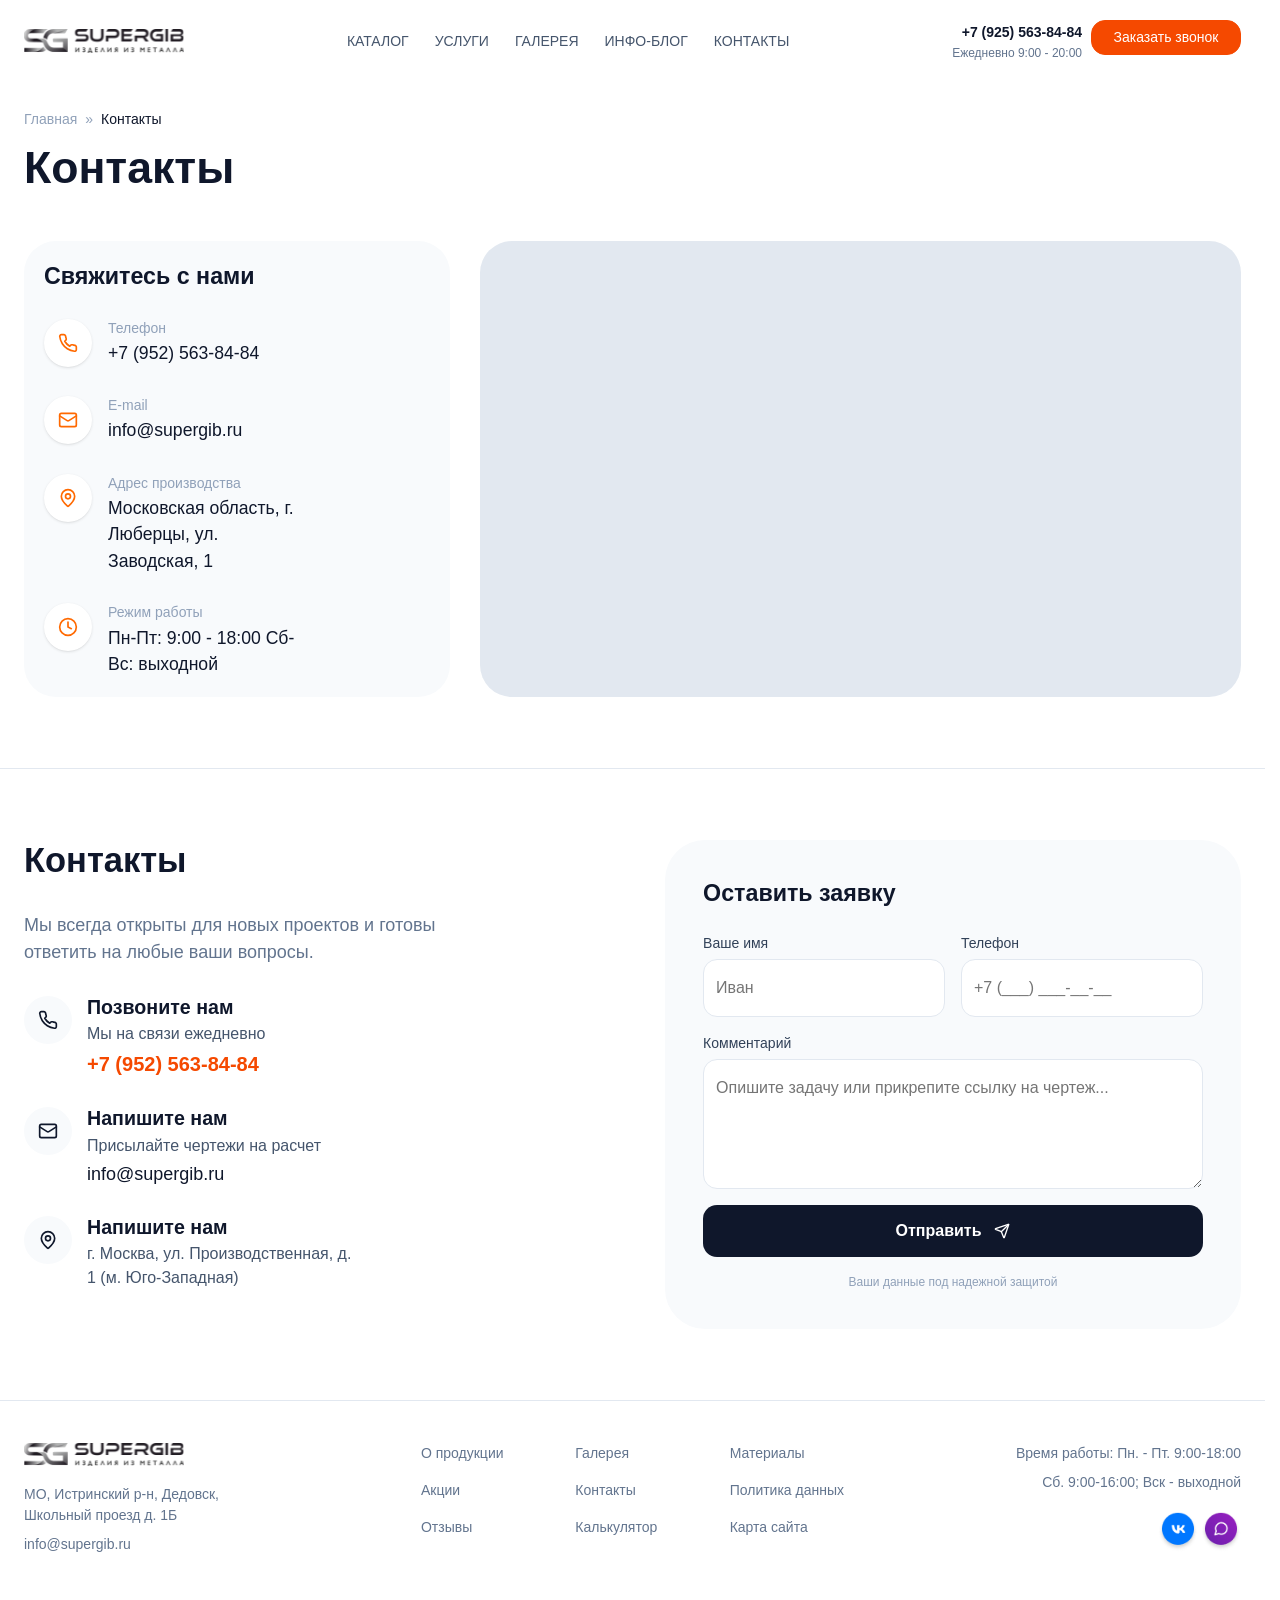
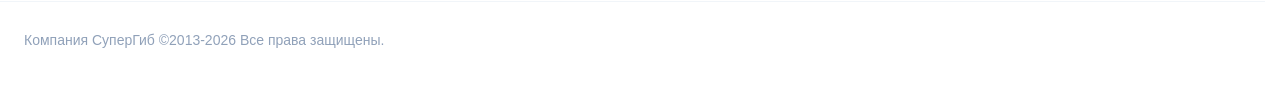
<file: contacts.html>
<!doctype html>
<html lang="ru">
  <head>
    <meta charset="UTF-8" />
    <meta name="viewport" content="width=device-width, initial-scale=1.0" />
    <title>SuperGib | Контакты</title>

    <link rel="stylesheet" href="./css/main.min.css" />

    <script src="./js/main.js" type="module"></script>
  </head>

  <body>
    <header class="header" data-js-header>
      <div class="header__body">
        <div class="header__body-inner container">
          <a href="/" class="header__logo logo" title="Главная">
            <img
              src="./img/logo.svg"
              alt=""
              class="logo__image"
              width="250"
              height="36"
            />
          </a>
          <a
            class="header__action-phone header__action-phone--logo"
            href="tel:+79255638484"
            >+7 (925) 563-84-84</a
          >

          <div class="header__overlay" data-js-header-overlay>
            <nav class="header__menu">
              <ul class="header__menu-list">
                <li class="header__menu-item">
                  <a href="/shop.html" class="header__menu-link">Каталог</a>
                </li>
                <li class="header__menu-item">
                  <a href="/service.html" class="header__menu-link">Услуги</a>
                </li>
                <li class="header__menu-item">
                  <a href="/gallary.html" class="header__menu-link">Галерея</a>
                </li>
                <li class="header__menu-item">
                  <a href="/blog.html" class="header__menu-link">Инфо-блог</a>
                </li>
                <li class="header__menu-item">
                  <a href="/contacts.html" class="header__menu-link"
                    >Контакты</a
                  >
                </li>
              </ul>
            </nav>
            <div class="header__action">
              <div class="header__action-info">
                <a class="header__action-phone" href="tel:+79255638484"
                  >+7 (925) 563-84-84</a
                >
                <div class="header__action-time-work">
                  Ежедневно 9:00 - 20:00
                </div>
              </div>
              <button
                class="header__contact-us-link button button--accent"
                type="button"
                data-modal-open="order-modal"
              >
                Заказать звонок
              </button>
            </div>
          </div>

          <div class="header__mob-action visible-tablet">
            <a
              href="tel:+79255638484"
              class="header__contact-us-link button button--accent button--phone"
              ><img src="./icons/phone.svg" alt="Позвонить"
            /></a>
            <button
              class="burger-button"
              type="button"
              aria-label="Открыть меню"
              title="Open menu"
              data-js-header-burger-button
            >
              <svg
                class="burger-button__svg"
                width="30"
                height="30"
                viewBox="0 0 100 100"
              >
                <path
                  class="burger-button__line burger-button__line--1"
                  d="M 20,29.000046 H 80.000231 C 80.000231,29.000046 94.498839,28.817352 94.532987,66.711331 94.543142,77.980673 90.966081,81.670246 85.259173,81.668997 79.552261,81.667751 75.000211,74.999942 75.000211,74.999942 L 25.000021,25.000058"
                />
                <path
                  class="burger-button__line burger-button__line--2"
                  d="M 20,50 H 80"
                />
                <path
                  class="burger-button__line burger-button__line--3"
                  d="M 20,70.999954 H 80.000231 C 80.000231,70.999954 94.498839,71.182648 94.532987,33.288669 94.543142,22.019327 90.966081,18.329754 85.259173,18.331003 79.552261,18.332249 75.000211,25.000058 75.000211,25.000058 L 25.000021,74.999942"
                />
              </svg>
            </button>
          </div>
        </div>
      </div>
    </header>

    <main>
      <div class="container">
        <header class="page-header">
          <nav class="breadcrumbs">
            <span>
              <a href="/">Главная</a> »
              <span class="breadcrumb_last" aria-current="page">Контакты</span>
            </span>
          </nav>

          <h1 class="page-header__title h2">Контакты</h1>
        </header>

        <section class="section contacts" aria-labelledby="contacts-title">
          <h2 class="contacts__title visually-hidden" id="contacts-title">
            Как с нами сязаться
          </h2>
          <div class="contacts__inner">
            <div class="contacts__info">
              <h3 class="contacts__title h4">Свяжитесь с нами</h3>

              <ul class="contacts__list">
                <li class="contacts__item">
                  <div class="icon icon--shadow icon--color-white">
                    <img
                      src="./icons/contacts/icon-1.svg"
                      alt="Телефон"
                      width="20"
                      height="20"
                      loading="lazy"
                    />
                  </div>
                  <div class="contacts__item-body">
                    <h4 class="contacts__item-title">Телефон</h4>
                    <a class="contacts__item-text" href="tel:+79525638484"
                      >+7 (952) 563-84-84</a
                    >
                  </div>
                </li>
                <li class="contacts__item">
                  <div class="icon icon--shadow icon--color-white">
                    <img
                      src="./icons/contacts/icon-2.svg"
                      alt="Email"
                      width="20"
                      height="20"
                      loading="lazy"
                    />
                  </div>
                  <div class="contacts__item-body">
                    <h4 class="contacts__item-title">E-mail</h4>
                    <a
                      class="contacts__item-text"
                      href="mailto:info@supergib.ru"
                      >info@supergib.ru</a
                    >
                  </div>
                </li>
                <li class="contacts__item">
                  <div class="icon icon--shadow icon--color-white">
                    <img
                      src="./icons/contacts/icon-3.svg"
                      alt="Адрес"
                      width="20"
                      height="20"
                      loading="lazy"
                    />
                  </div>
                  <div class="contacts__item-body">
                    <h4 class="contacts__item-title">Адрес производства</h4>
                    <p class="contacts__item-text">
                      Московская область, г. Люберцы, ул. Заводская, 1
                    </p>
                  </div>
                </li>
                <li class="contacts__item">
                  <div class="icon icon--shadow icon--color-white">
                    <img
                      src="./icons/contacts/icon-4.svg"
                      alt="Режим работы"
                      width="20"
                      height="20"
                      loading="lazy"
                    />
                  </div>
                  <div class="contacts__item-body">
                    <h4 class="contacts__item-title">Режим работы</h4>
                    <p class="contacts__item-text">
                      Пн-Пт: 9:00 - 18:00 Сб-Вс: выходной
                    </p>
                  </div>
                </li>
              </ul>
            </div>
            <div class="contacts__map"></div>
          </div>
        </section>
      </div>
    </main>

    <footer class="footer">
      <div class="footer__body">
        <div class="footer__body-inner container">
          <div class="footer__info">
            <h2 class="footer__title h3" id="contact-footer">Контакты</h2>
            <div class="footer__description">
              <p>
                Мы всегда открыты для новых проектов и готовы ответить на любые
                ваши вопросы.
              </p>
            </div>
            <div class="footer__contact">
              <ul class="footer__contact-list">
                <li class="footer__contact-item">
                  <div class="icon icon--color-gray">
                    <img
                      src="./icons/footer/icon-1.svg"
                      alt="Телефон"
                      width="20"
                      height="20"
                      loading="lazy"
                    />
                  </div>
                  <div class="footer__contact-item-info">
                    <h3 class="h5 footer__contact-item-title">Позвоните нам</h3>
                    <div class="footer__contact-item-description">
                      Мы на связи ежедневно
                    </div>
                    <a
                      class="footer__contact-item-phone"
                      href="tel:+79525638484"
                      >+7 (952) 563-84-84</a
                    >
                  </div>
                </li>
                <li class="footer__contact-item">
                  <div class="icon icon--color-gray">
                    <img
                      src="./icons/footer/icon-2.svg"
                      alt="Почта"
                      width="20"
                      height="20"
                      loading="lazy"
                    />
                  </div>
                  <div class="footer__contact-item-info">
                    <h3 class="h5 footer__contact-item-title">Напишите нам</h3>
                    <div class="footer__contact-item-description">
                      Присылайте чертежи на расчет
                    </div>
                    <a
                      class="footer__contact-item-email"
                      href="mailto:info@supergib.ru"
                      >info@supergib.ru</a
                    >
                  </div>
                </li>
                <li class="footer__contact-item">
                  <div class="icon icon--color-gray">
                    <img
                      src="./icons/footer/icon-3.svg"
                      alt="Адрес"
                      width="20"
                      height="20"
                      loading="lazy"
                    />
                  </div>
                  <div class="footer__contact-item-info">
                    <h3 class="h5 footer__contact-item-title">Напишите нам</h3>
                    <div class="footer__contact-item-adress">
                      г. Москва, ул. Производственная, д. 1 (м. Юго-Западная)
                    </div>
                  </div>
                </li>
              </ul>
            </div>
          </div>
          <div class="footer__form">
            <form
              class="form form--request"
              action="#"
              method="post"
              novalidate
            >
              <div class="form__inner">
                <h3 class="form__title h4">Оставить заявку</h3>

                <!-- Два поля в ряд -->
                <div class="form__row form__row--cols-2">
                  <div class="form__field">
                    <label class="form__label" for="name">Ваше имя</label>
                    <input
                      class="form__input"
                      type="text"
                      id="name"
                      name="name"
                      placeholder="Иван"
                      autocomplete="name"
                      required
                    />
                  </div>

                  <div class="form__field">
                    <label class="form__label" for="phone">Телефон</label>
                    <input
                      class="form__input"
                      type="tel"
                      id="phone"
                      name="phone"
                      placeholder="+7 (___) ___-__-__"
                      autocomplete="tel"
                      required
                    />
                  </div>
                </div>

                <!-- Комментарий -->
                <div class="form__field">
                  <label class="form__label" for="comment">Комментарий</label>
                  <textarea
                    class="form__textarea"
                    id="comment"
                    name="comment"
                    placeholder="Опишите задачу или прикрепите ссылку на чертеж..."
                    rows="4"
                  ></textarea>
                </div>

                <!-- Кнопка -->
                <div class="form__actions">
                  <button class="form__submit" type="submit">
                    <span>Отправить</span
                    ><img
                      src="/icons/mail.svg"
                      width="16"
                      height="16"
                      loading="lazy"
                      alt="Отправить"
                    />
                  </button>
                </div>

                <!-- Текст под кнопкой -->
                <div class="form__privacy">
                  Ваши данные под надежной защитой
                </div>
              </div>
            </form>
          </div>
        </div>
      </div>
      <div class="footer__bottom">
        <div class="footer__bottom-inner container">
          <div class="footer__bottom-info">
            <a href="/" class="footer__logo logo" title="Главная">
              <img
                src="./img/logo.svg"
                alt=""
                class="logo__image"
                width="250"
                height="36"
              />
            </a>
            <div class="footer__bottom-description">
              <address class="footer__bottom-address">
                МО, Истринский р-н, Дедовск, Школьный проезд д. 1Б
              </address>
              <a class="footer__bottom-email" href="mailto:info@supergib.ru"
                >info@supergib.ru</a
              >
            </div>
          </div>
          <div class="footer__navigation">
            <div class="footer__navigation-inner">
              <nav class="footer__navigation-col">
                <ul class="footer__navigation-list">
                  <li>
                    <a href="/" class="footer__navigation-link">О продукции</a>
                  </li>
                  <li><a href="/" class="footer__navigation-link">Акции</a></li>
                  <li>
                    <a href="/reviews.html" class="footer__navigation-link"
                      >Отзывы</a
                    >
                  </li>
                </ul>
              </nav>
              <nav class="footer__navigation-col">
                <ul class="footer__navigation-list">
                  <li>
                    <a href="/" class="footer__navigation-link">Галерея</a>
                  </li>
                  <li>
                    <a href="/" class="footer__navigation-link">Контакты</a>
                  </li>
                  <li>
                    <a href="/" class="footer__navigation-link">Калькулятор</a>
                  </li>
                </ul>
              </nav>
              <nav class="footer__navigation-col">
                <ul class="footer__navigation-list">
                  <li>
                    <a href="/" class="footer__navigation-link">Материалы</a>
                  </li>
                  <li>
                    <a href="/" class="footer__navigation-link"
                      >Политика данных</a
                    >
                  </li>
                  <li>
                    <a href="/" class="footer__navigation-link">Карта сайта</a>
                  </li>
                </ul>
              </nav>
            </div>
          </div>
          <div class="footer__bottom-time-work">
            <span>Время работы: Пн. - Пт. 9:00-18:00</span>
            <span>Сб. 9:00-16:00; Вск - выходной</span>
            <div class="footer__bottom-soc1als">
              <a href="/" class="footer__bottom-soc1als-link">
                <img
                  class="footer__bottom-soc1als-image"
                  src="./img/social/vk.png"
                  width="40"
                  height="40"
                  alt=""
                  loading="lazy"
                />
              </a>
              <a href="/" class="footer__bottom-soc1als-link">
                <img
                  class="footer__bottom-soc1als-image"
                  src="./img/social/max.png"
                  width="40"
                  height="40"
                  alt=""
                  loading="lazy"
                />
              </a>
            </div>
          </div>
        </div>
        <div class="footer__bottom-extra">
          <div class="container">
            <p>Компания СуперГиб ©2013-2026 Все права защищены.</p>
          </div>
        </div>
      </div>
    </footer>

    <!-- Модальное окно -->
    <div
      class="modal"
      id="order-modal"
      aria-hidden="true"
      role="dialog"
      aria-modal="true"
    >
      <div class="modal__overlay" data-modal-close></div>

      <div class="modal__window">
        <button
          class="modal__close"
          type="button"
          aria-label="Закрыть окно"
          data-modal-close
        >
          ✕
        </button>

        <div class="popup-order">
          <div class="popup-order__body">
            <header class="popup-order__header">
              <h2 class="popup-order__title h4">Индивидуальный заказ</h2>

              <div class="popup-order__description">
                <p>
                  Оставьте свои контакты, и наш менеджер свяжется с вами для
                  уточнения деталей.
                </p>
              </div>
            </header>

            <form class="popup-order__form form" action="/" method="post">
              <div class="form__group">
                <label class="form__label" for="popup-name"> Ваше имя </label>

                <input
                  class="form__input"
                  id="popup-name"
                  type="text"
                  name="name"
                  placeholder="Иван Иванов"
                  autocomplete="name"
                />
              </div>

              <div class="form__group">
                <label class="form__label" for="popup-phone">
                  Ваш телефон
                </label>

                <input
                  class="form__input"
                  id="popup-phone"
                  type="tel"
                  name="phone"
                  placeholder="+7 (___) ___ - __ - __"
                  autocomplete="tel"
                />
              </div>

              <button
                class="button button--orange popup-order__button"
                type="submit"
              >
                <span class="button__label">Отправить заявку</span>
              </button>
            </form>
          </div>
        </div>
      </div>
    </div>
  </body>
</html>
</file>
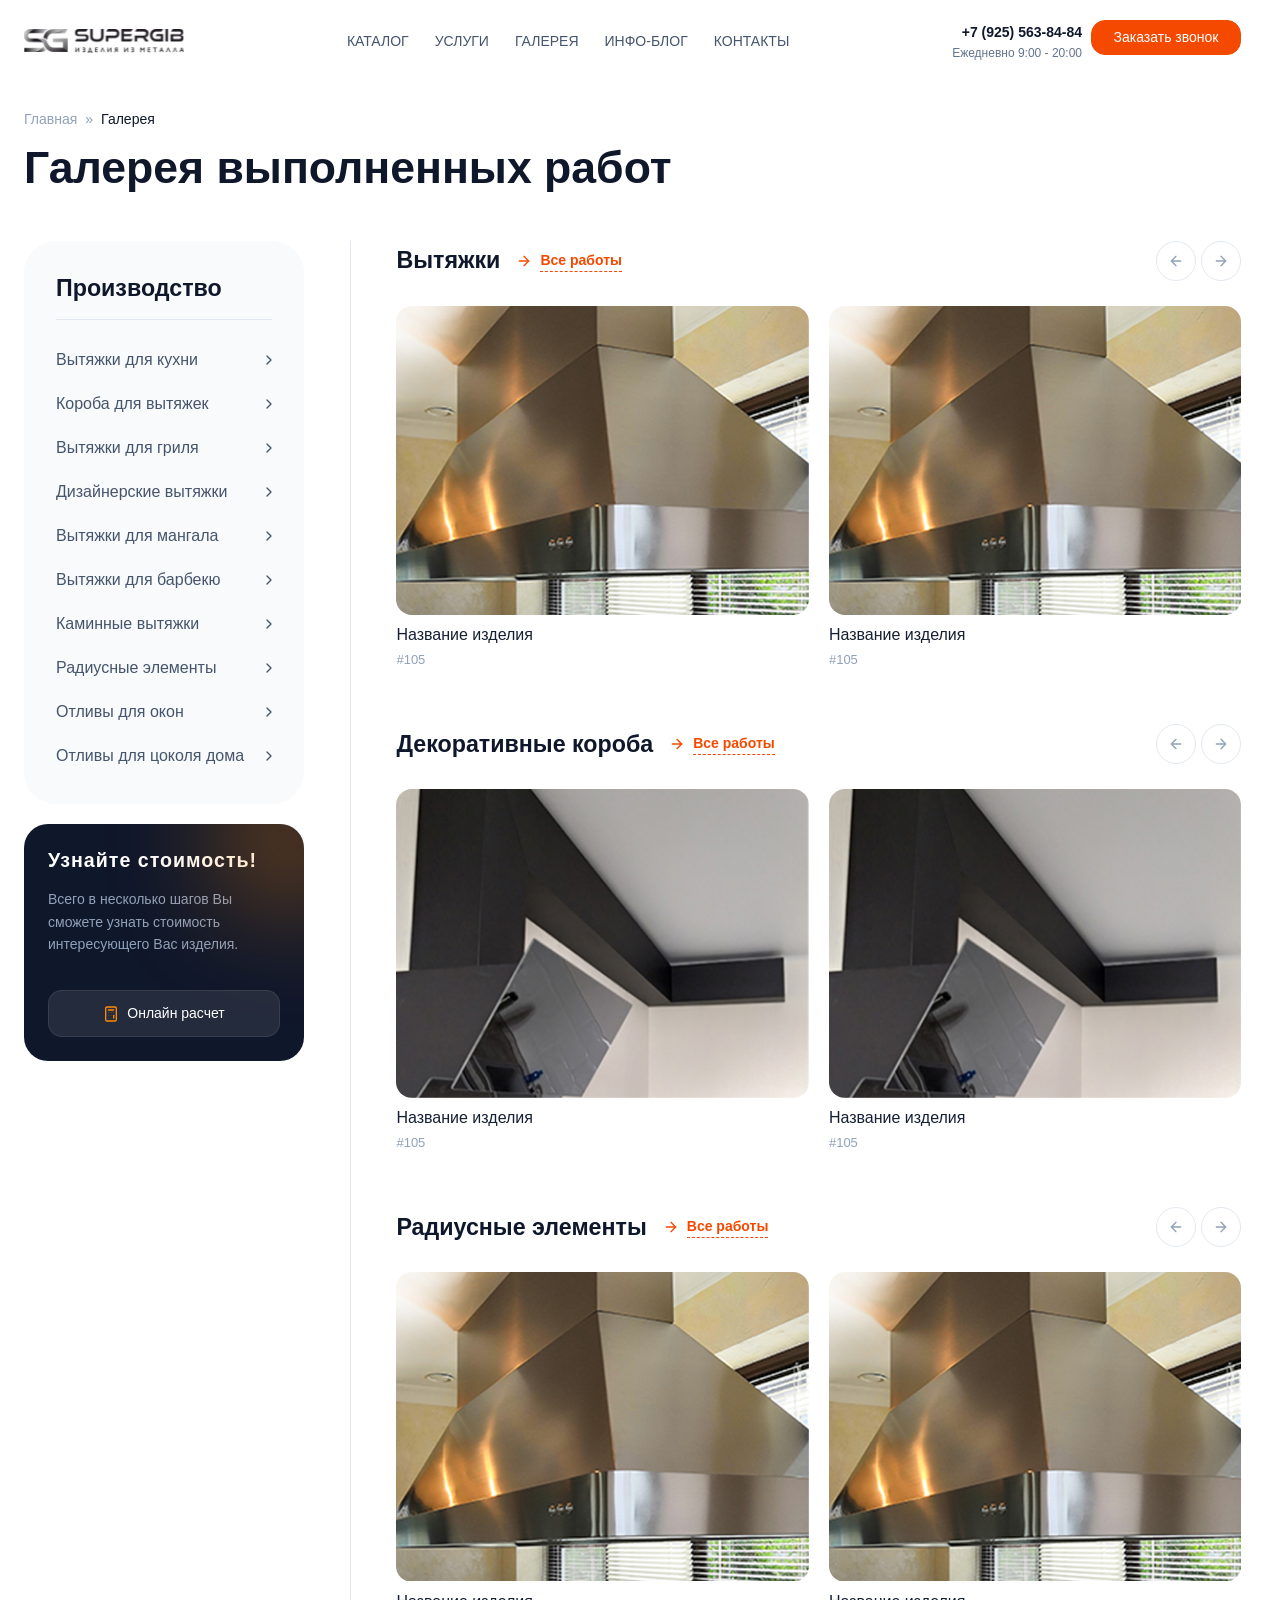
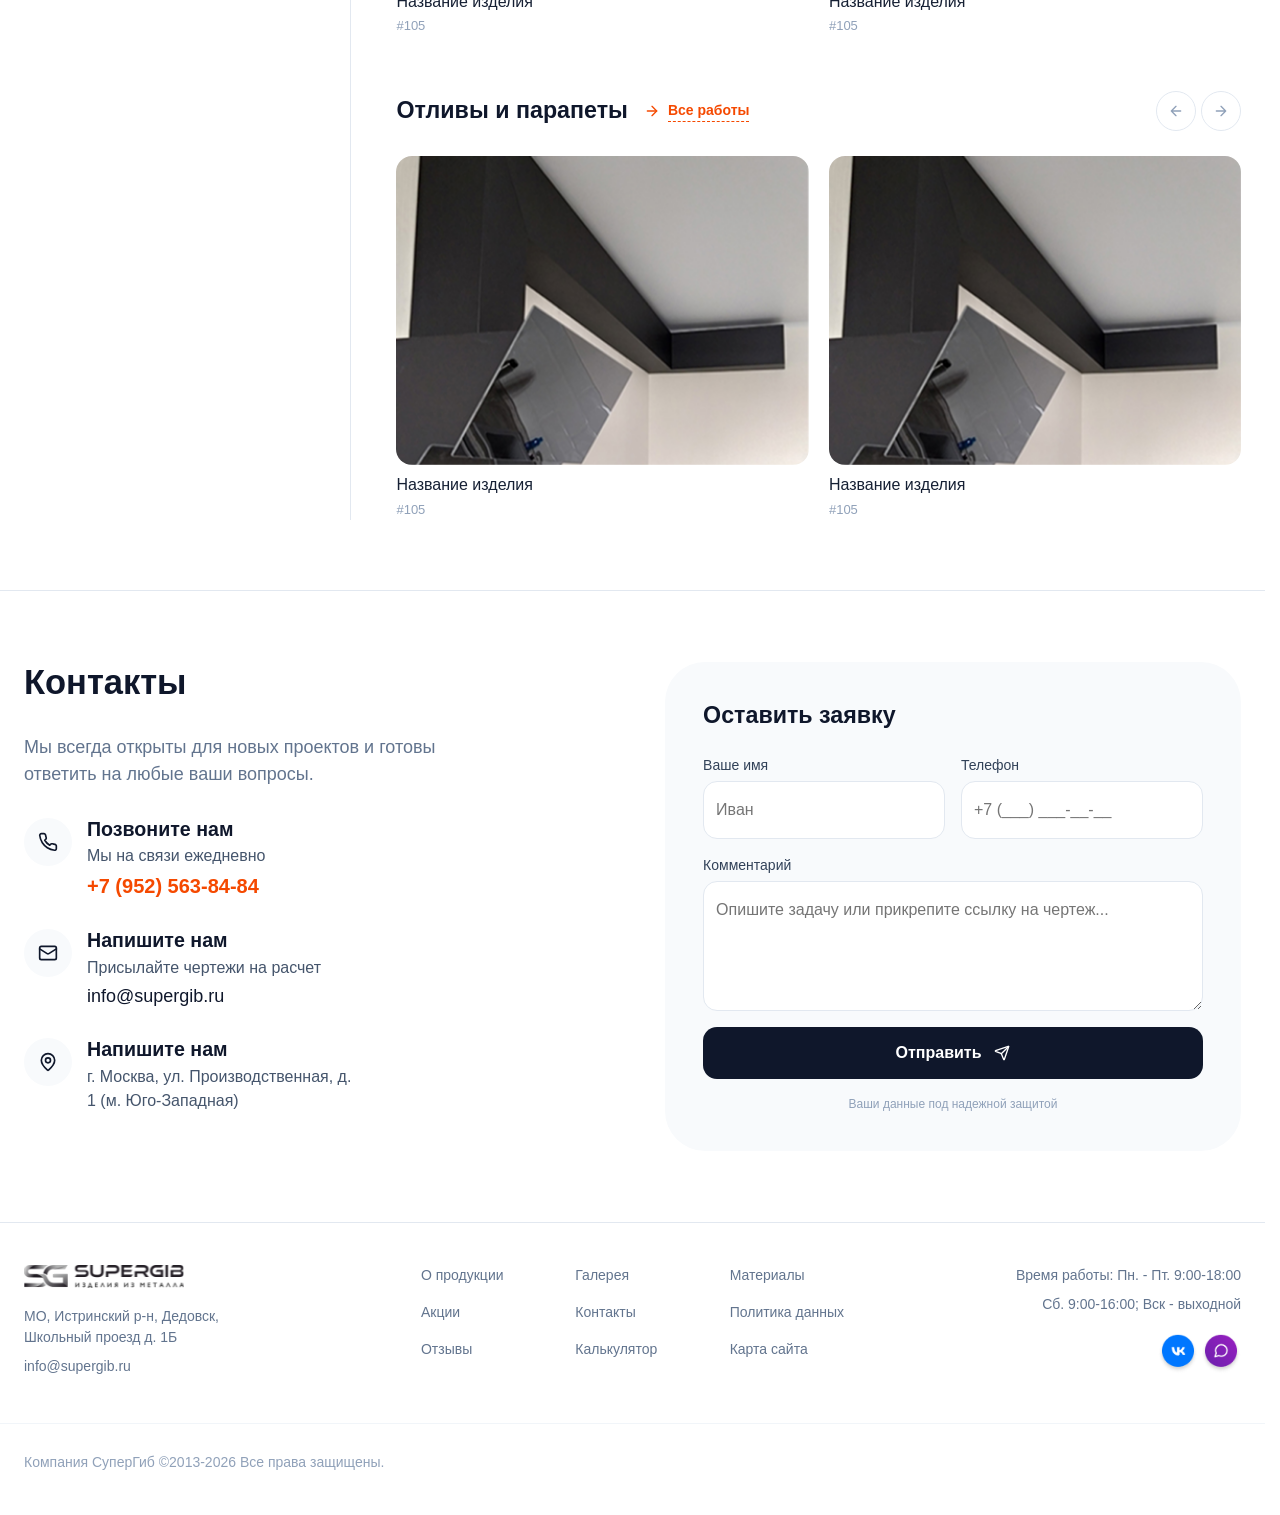
<file: gallary.html>
<!doctype html>
<html lang="ru">
  <head>
    <meta charset="UTF-8" />
    <meta name="viewport" content="width=device-width, initial-scale=1.0" />
    <title>SuperGib | Галерея</title>

    <link rel="stylesheet" href="./libs/fancybox/fancybox.css" />
    <link rel="stylesheet" href="./libs/swiper/swiper-bundle.min.css" />
    <link rel="stylesheet" href="./css/main.min.css" />

    <script src="./libs/fancybox/fancybox.umd.js"></script>
    <script src="./libs/swiper/swiper-bundle.min.js"></script>
    <script src="./js/fancybox-init.js"></script>
    <script src="./js/swiper-init.js"></script>
    <script src="./js/main.js" type="module"></script>
  </head>

  <body>
    <header class="header" data-js-header>
      <div class="header__body">
        <div class="header__body-inner container">
          <a href="/" class="header__logo logo" title="Главная">
            <img
              src="./img/logo.svg"
              alt=""
              class="logo__image"
              width="250"
              height="36"
            />
          </a>
          <a
            class="header__action-phone header__action-phone--logo"
            href="tel:+79255638484"
            >+7 (925) 563-84-84</a
          >

          <div class="header__overlay" data-js-header-overlay>
            <nav class="header__menu">
              <ul class="header__menu-list">
                <li class="header__menu-item">
                  <a href="/shop.html" class="header__menu-link">Каталог</a>
                </li>
                <li class="header__menu-item">
                  <a href="/service.html" class="header__menu-link">Услуги</a>
                </li>
                <li class="header__menu-item">
                  <a href="/gallary.html" class="header__menu-link">Галерея</a>
                </li>
                <li class="header__menu-item">
                  <a href="/blog.html" class="header__menu-link">Инфо-блог</a>
                </li>
                <li class="header__menu-item">
                  <a href="/contacts.html" class="header__menu-link"
                    >Контакты</a
                  >
                </li>
              </ul>
            </nav>
            <div class="header__action">
              <div class="header__action-info">
                <a class="header__action-phone" href="tel:+79255638484"
                  >+7 (925) 563-84-84</a
                >
                <div class="header__action-time-work">
                  Ежедневно 9:00 - 20:00
                </div>
              </div>
              <button
                class="header__contact-us-link button button--accent"
                type="button"
                data-modal-open="order-modal"
              >
                Заказать звонок
              </button>
            </div>
          </div>

          <div class="header__mob-action visible-tablet">
            <a
              href="tel:+79255638484"
              class="header__contact-us-link button button--accent button--phone"
              ><img src="./icons/phone.svg" alt="Позвонить"
            /></a>
            <button
              class="burger-button"
              type="button"
              aria-label="Открыть меню"
              title="Open menu"
              data-js-header-burger-button
            >
              <svg
                class="burger-button__svg"
                width="30"
                height="30"
                viewBox="0 0 100 100"
              >
                <path
                  class="burger-button__line burger-button__line--1"
                  d="M 20,29.000046 H 80.000231 C 80.000231,29.000046 94.498839,28.817352 94.532987,66.711331 94.543142,77.980673 90.966081,81.670246 85.259173,81.668997 79.552261,81.667751 75.000211,74.999942 75.000211,74.999942 L 25.000021,25.000058"
                />
                <path
                  class="burger-button__line burger-button__line--2"
                  d="M 20,50 H 80"
                />
                <path
                  class="burger-button__line burger-button__line--3"
                  d="M 20,70.999954 H 80.000231 C 80.000231,70.999954 94.498839,71.182648 94.532987,33.288669 94.543142,22.019327 90.966081,18.329754 85.259173,18.331003 79.552261,18.332249 75.000211,25.000058 75.000211,25.000058 L 25.000021,74.999942"
                />
              </svg>
            </button>
          </div>
        </div>
      </div>
    </header>

    <main>
      <div class="container">
        <header class="page-header">
          <nav class="breadcrumbs">
            <span>
              <a href="/">Главная</a> »
              <span class="breadcrumb_last" aria-current="page">Галерея</span>
            </span>
          </nav>

          <h1 class="page-header__title h2">Галерея выполненных работ</h1>
        </header>

        <section class="section gallery" aria-labelledby="gallery-title">
          <h2 class="gallery__title visually-hidden" id="gallery-title">
            Галерея работ
          </h2>
          <div
            class="layout layout--reverse-mobile layout--left-aside layout--aside-left-divided"
          >
            <aside class="aside layout__aside layout__aside--left">
              <div class="aside__inner aside__inner--sticky">
                <div class="widget-production">
                  <h2 class="widget-production__title h4">Производство</h2>
                  <ul class="widget-production__list">
                    <li class="widget-production__item">
                      <a href="/" class="widget-production__link">
                        <span class="widget-production__label">
                          Вытяжки для кухни
                        </span>
                        <svg
                          width="6"
                          height="10"
                          viewBox="0 0 6 10"
                          xmlns="http://www.w3.org/2000/svg"
                          fill="none"
                          class="widget-production__icon"
                          aria-hidden="true"
                        >
                          <path
                            d="M1 1L5 5L1 9"
                            stroke="currentColor"
                            stroke-width="1.333"
                            stroke-linecap="round"
                            stroke-linejoin="round"
                          />
                        </svg>
                      </a>
                    </li>
                    <li class="widget-production__item">
                      <a href="/" class="widget-production__link">
                        <span class="widget-production__label">
                          Короба для вытяжек
                        </span>
                        <svg
                          width="6"
                          height="10"
                          viewBox="0 0 6 10"
                          xmlns="http://www.w3.org/2000/svg"
                          fill="none"
                          class="widget-production__icon"
                          aria-hidden="true"
                        >
                          <path
                            d="M1 1L5 5L1 9"
                            stroke="currentColor"
                            stroke-width="1.333"
                            stroke-linecap="round"
                            stroke-linejoin="round"
                          />
                        </svg>
                      </a>
                    </li>
                    <li class="widget-production__item">
                      <a href="/" class="widget-production__link">
                        <span class="widget-production__label">
                          Вытяжки для гриля
                        </span>
                        <svg
                          width="6"
                          height="10"
                          viewBox="0 0 6 10"
                          xmlns="http://www.w3.org/2000/svg"
                          fill="none"
                          class="widget-production__icon"
                          aria-hidden="true"
                        >
                          <path
                            d="M1 1L5 5L1 9"
                            stroke="currentColor"
                            stroke-width="1.333"
                            stroke-linecap="round"
                            stroke-linejoin="round"
                          />
                        </svg>
                      </a>
                    </li>
                    <li class="widget-production__item">
                      <a href="/" class="widget-production__link">
                        <span class="widget-production__label">
                          Дизайнерские вытяжки
                        </span>
                        <svg
                          width="6"
                          height="10"
                          viewBox="0 0 6 10"
                          xmlns="http://www.w3.org/2000/svg"
                          fill="none"
                          class="widget-production__icon"
                          aria-hidden="true"
                        >
                          <path
                            d="M1 1L5 5L1 9"
                            stroke="currentColor"
                            stroke-width="1.333"
                            stroke-linecap="round"
                            stroke-linejoin="round"
                          />
                        </svg>
                      </a>
                    </li>
                    <li class="widget-production__item">
                      <a href="/" class="widget-production__link">
                        <span class="widget-production__label">
                          Вытяжки для мангала
                        </span>
                        <svg
                          width="6"
                          height="10"
                          viewBox="0 0 6 10"
                          xmlns="http://www.w3.org/2000/svg"
                          fill="none"
                          class="widget-production__icon"
                          aria-hidden="true"
                        >
                          <path
                            d="M1 1L5 5L1 9"
                            stroke="currentColor"
                            stroke-width="1.333"
                            stroke-linecap="round"
                            stroke-linejoin="round"
                          />
                        </svg>
                      </a>
                    </li>
                    <li class="widget-production__item">
                      <a href="/" class="widget-production__link">
                        <span class="widget-production__label">
                          Вытяжки для барбекю
                        </span>
                        <svg
                          width="6"
                          height="10"
                          viewBox="0 0 6 10"
                          xmlns="http://www.w3.org/2000/svg"
                          fill="none"
                          class="widget-production__icon"
                          aria-hidden="true"
                        >
                          <path
                            d="M1 1L5 5L1 9"
                            stroke="currentColor"
                            stroke-width="1.333"
                            stroke-linecap="round"
                            stroke-linejoin="round"
                          />
                        </svg>
                      </a>
                    </li>
                    <li class="widget-production__item">
                      <a href="/" class="widget-production__link">
                        <span class="widget-production__label">
                          Каминные вытяжки
                        </span>
                        <svg
                          width="6"
                          height="10"
                          viewBox="0 0 6 10"
                          xmlns="http://www.w3.org/2000/svg"
                          fill="none"
                          class="widget-production__icon"
                          aria-hidden="true"
                        >
                          <path
                            d="M1 1L5 5L1 9"
                            stroke="currentColor"
                            stroke-width="1.333"
                            stroke-linecap="round"
                            stroke-linejoin="round"
                          />
                        </svg>
                      </a>
                    </li>
                    <li class="widget-production__item">
                      <a href="/" class="widget-production__link">
                        <span class="widget-production__label">
                          Радиусные элементы
                        </span>
                        <svg
                          width="6"
                          height="10"
                          viewBox="0 0 6 10"
                          xmlns="http://www.w3.org/2000/svg"
                          fill="none"
                          class="widget-production__icon"
                          aria-hidden="true"
                        >
                          <path
                            d="M1 1L5 5L1 9"
                            stroke="currentColor"
                            stroke-width="1.333"
                            stroke-linecap="round"
                            stroke-linejoin="round"
                          />
                        </svg>
                      </a>
                    </li>
                    <li class="widget-production__item">
                      <a href="/" class="widget-production__link">
                        <span class="widget-production__label">
                          Отливы для окон
                        </span>
                        <svg
                          width="6"
                          height="10"
                          viewBox="0 0 6 10"
                          xmlns="http://www.w3.org/2000/svg"
                          fill="none"
                          class="widget-production__icon"
                          aria-hidden="true"
                        >
                          <path
                            d="M1 1L5 5L1 9"
                            stroke="currentColor"
                            stroke-width="1.333"
                            stroke-linecap="round"
                            stroke-linejoin="round"
                          />
                        </svg>
                      </a>
                    </li>
                    <li class="widget-production__item">
                      <a href="/" class="widget-production__link">
                        <span class="widget-production__label">
                          Отливы для цоколя дома
                        </span>
                        <svg
                          width="6"
                          height="10"
                          viewBox="0 0 6 10"
                          xmlns="http://www.w3.org/2000/svg"
                          fill="none"
                          class="widget-production__icon"
                          aria-hidden="true"
                        >
                          <path
                            d="M1 1L5 5L1 9"
                            stroke="currentColor"
                            stroke-width="1.333"
                            stroke-linecap="round"
                            stroke-linejoin="round"
                          />
                        </svg>
                      </a>
                    </li>
                  </ul>
                </div>

                <div
                  class="aside__card aside__card--decor aside__card--banner-dark"
                >
                  <div class="individual-order">
                    <h2 class="individual-order__title h5">
                      Узнайте стоимость!
                    </h2>
                    <div class="individual-order__description">
                      <p>
                        Всего в несколько шагов Вы сможете узнать стоимость
                        интересующего Вас изделия.
                      </p>
                    </div>
                    <a href="/" class="button button--opacity-white">
                      <svg
                        width="16"
                        height="16"
                        viewBox="0 0 16 16"
                        xmlns="http://www.w3.org/2000/svg"
                        fill="none"
                        class="button__icon button__icon--accent"
                        aria-hidden="true"
                      >
                        <path
                          d="M12 1H4C3.26 1 2.67 1.59 2.67 2.33V13.67C2.67 14.41 3.26 15 4 15H12C12.74 15 13.33 14.41 13.33 13.67V2.33C13.33 1.59 12.74 1 12 1Z"
                          stroke="currentColor"
                          stroke-width="1.33"
                          stroke-linecap="round"
                          stroke-linejoin="round"
                        />

                        <path
                          d="M5.33 4H10.67"
                          stroke="currentColor"
                          stroke-width="1.33"
                          stroke-linecap="round"
                        />

                        <path
                          d="M10.67 9.33V12"
                          stroke="currentColor"
                          stroke-width="1.33"
                          stroke-linecap="round"
                        />

                        <circle
                          cx="5.33"
                          cy="6.67"
                          r="0.35"
                          fill="currentColor"
                        />
                        <circle cx="8" cy="6.67" r="0.35" fill="currentColor" />
                        <circle
                          cx="10.67"
                          cy="6.67"
                          r="0.35"
                          fill="currentColor"
                        />

                        <circle
                          cx="5.33"
                          cy="9.33"
                          r="0.35"
                          fill="currentColor"
                        />
                        <circle cx="8" cy="9.33" r="0.35" fill="currentColor" />

                        <circle
                          cx="5.33"
                          cy="12"
                          r="0.35"
                          fill="currentColor"
                        />
                        <circle cx="8" cy="12" r="0.35" fill="currentColor" />
                      </svg>
                      <span class="button__label">Онлайн расчет</span>
                    </a>
                  </div>
                </div>
              </div>
            </aside>
            <div class="layout__content layout__content--gallery">
              <div class="slider-gallery" data-js-slider>
                <header class="slider-gallery__header">
                  <div class="slider-gallery__left">
                    <h2 class="slider-gallery__title h4">Вытяжки</h2>
                    <a class="slider-gallery__all-work" href="/">
                      <svg
                        width="16"
                        height="16"
                        viewBox="0 0 20 20"
                        fill="none"
                        xmlns="http://www.w3.org/2000/svg"
                      >
                        <path
                          d="M4.16663 10H15.8333"
                          stroke="currentColor"
                          stroke-width="1.66667"
                          stroke-linecap="round"
                          stroke-linejoin="round"
                        />
                        <path
                          d="M10 4.16663L15.8333 9.99996L10 15.8333"
                          stroke="currentColor"
                          stroke-width="1.66667"
                          stroke-linecap="round"
                          stroke-linejoin="round"
                        />
                      </svg>
                      <span>Все работы</span>
                    </a>
                  </div>
                  <div class="slider-gallery__right">
                    <div class="slider-navigation">
                      <button
                        class="icon icon--color-white icon--width-40 icon--button slider-btn icon--left"
                      >
                        <svg
                          viewBox="0 0 16 16"
                          xmlns="http://www.w3.org/2000/svg"
                          fill="none"
                          class="page-header__link-back-icon"
                          aria-hidden="true"
                        >
                          <path
                            d="M8 12.667 3.333 8 8 3.333M12.667 8H3.333"
                            stroke="currentColor"
                            stroke-width="1.333"
                            stroke-linecap="round"
                            stroke-linejoin="round"
                          />
                        </svg>
                      </button>
                      <button
                        class="icon icon--color-white icon--width-40 icon--button slider-btn icon--right"
                      >
                        <svg
                          viewBox="0 0 16 16"
                          xmlns="http://www.w3.org/2000/svg"
                          fill="none"
                          class="page-header__link-back-icon"
                          aria-hidden="true"
                        >
                          <path
                            d="M8 12.667 3.333 8 8 3.333M12.667 8H3.333"
                            stroke="currentColor"
                            stroke-width="1.333"
                            stroke-linecap="round"
                            stroke-linejoin="round"
                          />
                        </svg>
                      </button>
                    </div>
                  </div>
                </header>
                <div class="swiper js-slider js-slider--gallery">
                  <ul class="swiper-wrapper slider-gallery__list">
                    <li class="swiper-slide slider-gallery__item">
                      <article class="gallery-card">
                        <a
                          href="./img/catalog/image-1.jpg"
                          class="gallery-card__image"
                          data-fancybox="gallery-1"
                          data-caption="Фото 1"
                        >
                          <img
                            src="./img/catalog/image-1.jpg"
                            alt="Фото 1"
                            loading="lazy"
                          />
                        </a>

                        <div class="gallery-card__content">
                          <h3 class="gallery-card__title">Название изделия</h3>
                          <div class="gallery-card__sku">#105</div>
                        </div>
                      </article>
                    </li>
                    <li class="swiper-slide slider-gallery__item">
                      <article class="gallery-card">
                        <a
                          href="./img/catalog/image-1.jpg"
                          class="gallery-card__image"
                          data-fancybox="gallery-1"
                          data-caption="Фото 1"
                        >
                          <img
                            src="./img/catalog/image-1.jpg"
                            alt="Фото 1"
                            loading="lazy"
                          />
                        </a>

                        <div class="gallery-card__content">
                          <h3 class="gallery-card__title">Название изделия</h3>
                          <div class="gallery-card__sku">#105</div>
                        </div>
                      </article>
                    </li>
                    <li class="swiper-slide slider-gallery__item">
                      <article class="gallery-card">
                        <a
                          href="./img/catalog/image-1.jpg"
                          class="gallery-card__image"
                          data-fancybox="gallery-1"
                          data-caption="Фото 1"
                        >
                          <img
                            src="./img/catalog/image-1.jpg"
                            alt="Фото 1"
                            loading="lazy"
                          />
                        </a>

                        <div class="gallery-card__content">
                          <h3 class="gallery-card__title">Название изделия</h3>
                          <div class="gallery-card__sku">#105</div>
                        </div>
                      </article>
                    </li>
                    <li class="swiper-slide slider-gallery__item">
                      <article class="gallery-card">
                        <a
                          href="./img/catalog/image-1.jpg"
                          class="gallery-card__image"
                          data-fancybox="gallery-1"
                          data-caption="Фото 1"
                        >
                          <img
                            src="./img/catalog/image-1.jpg"
                            alt="Фото 1"
                            loading="lazy"
                          />
                        </a>

                        <div class="gallery-card__content">
                          <h3 class="gallery-card__title">Название изделия</h3>
                          <div class="gallery-card__sku">#105</div>
                        </div>
                      </article>
                    </li>
                    <li class="swiper-slide slider-gallery__item">
                      <article class="gallery-card">
                        <a
                          href="./img/catalog/image-1.jpg"
                          class="gallery-card__image"
                          data-fancybox="gallery-1"
                          data-caption="Фото 1"
                        >
                          <img
                            src="./img/catalog/image-1.jpg"
                            alt="Фото 1"
                            loading="lazy"
                          />
                        </a>

                        <div class="gallery-card__content">
                          <h3 class="gallery-card__title">Название изделия</h3>
                          <div class="gallery-card__sku">#105</div>
                        </div>
                      </article>
                    </li>
                  </ul>
                </div>
              </div>
              <div class="slider-gallery" data-js-slider>
                <header class="slider-gallery__header">
                  <div class="slider-gallery__left">
                    <h2 class="slider-gallery__title h4">
                      Декоративные короба
                    </h2>
                    <a class="slider-gallery__all-work" href="/">
                      <svg
                        width="16"
                        height="16"
                        viewBox="0 0 20 20"
                        fill="none"
                        xmlns="http://www.w3.org/2000/svg"
                      >
                        <path
                          d="M4.16663 10H15.8333"
                          stroke="currentColor"
                          stroke-width="1.66667"
                          stroke-linecap="round"
                          stroke-linejoin="round"
                        />
                        <path
                          d="M10 4.16663L15.8333 9.99996L10 15.8333"
                          stroke="currentColor"
                          stroke-width="1.66667"
                          stroke-linecap="round"
                          stroke-linejoin="round"
                        />
                      </svg>
                      <span>Все работы</span>
                    </a>
                  </div>
                  <div class="slider-gallery__right">
                    <div class="slider-navigation">
                      <button
                        class="icon icon--color-white icon--width-40 icon--button slider-btn icon--left"
                      >
                        <svg
                          viewBox="0 0 16 16"
                          xmlns="http://www.w3.org/2000/svg"
                          fill="none"
                          class="page-header__link-back-icon"
                          aria-hidden="true"
                        >
                          <path
                            d="M8 12.667 3.333 8 8 3.333M12.667 8H3.333"
                            stroke="currentColor"
                            stroke-width="1.333"
                            stroke-linecap="round"
                            stroke-linejoin="round"
                          />
                        </svg>
                      </button>
                      <button
                        class="icon icon--color-white icon--width-40 icon--button slider-btn icon--right"
                      >
                        <svg
                          viewBox="0 0 16 16"
                          xmlns="http://www.w3.org/2000/svg"
                          fill="none"
                          class="page-header__link-back-icon"
                          aria-hidden="true"
                        >
                          <path
                            d="M8 12.667 3.333 8 8 3.333M12.667 8H3.333"
                            stroke="currentColor"
                            stroke-width="1.333"
                            stroke-linecap="round"
                            stroke-linejoin="round"
                          />
                        </svg>
                      </button>
                    </div>
                  </div>
                </header>
                <div class="swiper js-slider js-slider--gallery">
                  <ul class="swiper-wrapper slider-gallery__list">
                    <li class="swiper-slide slider-gallery__item">
                      <article class="gallery-card">
                        <a
                          href="./img/catalog/image-2.jpg"
                          class="gallery-card__image"
                          data-fancybox="gallery-2"
                          data-caption="Фото 2"
                        >
                          <img
                            src="./img/catalog/image-2.jpg"
                            alt="Фото 2"
                            loading="lazy"
                          />
                        </a>

                        <div class="gallery-card__content">
                          <h3 class="gallery-card__title">Название изделия</h3>
                          <div class="gallery-card__sku">#105</div>
                        </div>
                      </article>
                    </li>
                    <li class="swiper-slide slider-gallery__item">
                      <article class="gallery-card">
                        <a
                          href="./img/catalog/image-2.jpg"
                          class="gallery-card__image"
                          data-fancybox="gallery-2"
                          data-caption="Фото 2"
                        >
                          <img
                            src="./img/catalog/image-2.jpg"
                            alt="Фото 2"
                            loading="lazy"
                          />
                        </a>

                        <div class="gallery-card__content">
                          <h3 class="gallery-card__title">Название изделия</h3>
                          <div class="gallery-card__sku">#105</div>
                        </div>
                      </article>
                    </li>
                    <li class="swiper-slide slider-gallery__item">
                      <article class="gallery-card">
                        <a
                          href="./img/catalog/image-2.jpg"
                          class="gallery-card__image"
                          data-fancybox="gallery-2"
                          data-caption="Фото 2"
                        >
                          <img
                            src="./img/catalog/image-2.jpg"
                            alt="Фото 2"
                            loading="lazy"
                          />
                        </a>

                        <div class="gallery-card__content">
                          <h3 class="gallery-card__title">Название изделия</h3>
                          <div class="gallery-card__sku">#105</div>
                        </div>
                      </article>
                    </li>
                    <li class="swiper-slide slider-gallery__item">
                      <article class="gallery-card">
                        <a
                          href="./img/catalog/image-2.jpg"
                          class="gallery-card__image"
                          data-fancybox="gallery-2"
                          data-caption="Фото 2"
                        >
                          <img
                            src="./img/catalog/image-2.jpg"
                            alt="Фото 2"
                            loading="lazy"
                          />
                        </a>

                        <div class="gallery-card__content">
                          <h3 class="gallery-card__title">Название изделия</h3>
                          <div class="gallery-card__sku">#105</div>
                        </div>
                      </article>
                    </li>
                    <li class="swiper-slide slider-gallery__item">
                      <article class="gallery-card">
                        <a
                          href="./img/catalog/image-2.jpg"
                          class="gallery-card__image"
                          data-fancybox="gallery-2"
                          data-caption="Фото 2"
                        >
                          <img
                            src="./img/catalog/image-2.jpg"
                            alt="Фото 2"
                            loading="lazy"
                          />
                        </a>

                        <div class="gallery-card__content">
                          <h3 class="gallery-card__title">Название изделия</h3>
                          <div class="gallery-card__sku">#105</div>
                        </div>
                      </article>
                    </li>
                  </ul>
                </div>
              </div>
              <div class="slider-gallery" data-js-slider>
                <header class="slider-gallery__header">
                  <div class="slider-gallery__left">
                    <h2 class="slider-gallery__title h4">Радиусные элементы</h2>
                    <a class="slider-gallery__all-work" href="/">
                      <svg
                        width="16"
                        height="16"
                        viewBox="0 0 20 20"
                        fill="none"
                        xmlns="http://www.w3.org/2000/svg"
                      >
                        <path
                          d="M4.16663 10H15.8333"
                          stroke="currentColor"
                          stroke-width="1.66667"
                          stroke-linecap="round"
                          stroke-linejoin="round"
                        />
                        <path
                          d="M10 4.16663L15.8333 9.99996L10 15.8333"
                          stroke="currentColor"
                          stroke-width="1.66667"
                          stroke-linecap="round"
                          stroke-linejoin="round"
                        />
                      </svg>
                      <span>Все работы</span>
                    </a>
                  </div>
                  <div class="slider-gallery__right">
                    <div class="slider-navigation">
                      <button
                        class="icon icon--color-white icon--width-40 icon--button slider-btn icon--left"
                      >
                        <svg
                          viewBox="0 0 16 16"
                          xmlns="http://www.w3.org/2000/svg"
                          fill="none"
                          class="page-header__link-back-icon"
                          aria-hidden="true"
                        >
                          <path
                            d="M8 12.667 3.333 8 8 3.333M12.667 8H3.333"
                            stroke="currentColor"
                            stroke-width="1.333"
                            stroke-linecap="round"
                            stroke-linejoin="round"
                          />
                        </svg>
                      </button>
                      <button
                        class="icon icon--color-white icon--width-40 icon--button slider-btn icon--right"
                      >
                        <svg
                          viewBox="0 0 16 16"
                          xmlns="http://www.w3.org/2000/svg"
                          fill="none"
                          class="page-header__link-back-icon"
                          aria-hidden="true"
                        >
                          <path
                            d="M8 12.667 3.333 8 8 3.333M12.667 8H3.333"
                            stroke="currentColor"
                            stroke-width="1.333"
                            stroke-linecap="round"
                            stroke-linejoin="round"
                          />
                        </svg>
                      </button>
                    </div>
                  </div>
                </header>
                <div class="swiper js-slider js-slider--gallery">
                  <ul class="swiper-wrapper slider-gallery__list">
                    <li class="swiper-slide slider-gallery__item">
                      <article class="gallery-card">
                        <a
                          href="./img/catalog/image-1.jpg"
                          class="gallery-card__image"
                          data-fancybox="gallery-3"
                          data-caption="Фото 1"
                        >
                          <img
                            src="./img/catalog/image-1.jpg"
                            alt="Фото 1"
                            loading="lazy"
                          />
                        </a>

                        <div class="gallery-card__content">
                          <h3 class="gallery-card__title">Название изделия</h3>
                          <div class="gallery-card__sku">#105</div>
                        </div>
                      </article>
                    </li>
                    <li class="swiper-slide slider-gallery__item">
                      <article class="gallery-card">
                        <a
                          href="./img/catalog/image-1.jpg"
                          class="gallery-card__image"
                          data-fancybox="gallery-3"
                          data-caption="Фото 1"
                        >
                          <img
                            src="./img/catalog/image-1.jpg"
                            alt="Фото 1"
                            loading="lazy"
                          />
                        </a>

                        <div class="gallery-card__content">
                          <h3 class="gallery-card__title">Название изделия</h3>
                          <div class="gallery-card__sku">#105</div>
                        </div>
                      </article>
                    </li>
                    <li class="swiper-slide slider-gallery__item">
                      <article class="gallery-card">
                        <a
                          href="./img/catalog/image-1.jpg"
                          class="gallery-card__image"
                          data-fancybox="gallery-3"
                          data-caption="Фото 1"
                        >
                          <img
                            src="./img/catalog/image-1.jpg"
                            alt="Фото 1"
                            loading="lazy"
                          />
                        </a>

                        <div class="gallery-card__content">
                          <h3 class="gallery-card__title">Название изделия</h3>
                          <div class="gallery-card__sku">#105</div>
                        </div>
                      </article>
                    </li>
                    <li class="swiper-slide slider-gallery__item">
                      <article class="gallery-card">
                        <a
                          href="./img/catalog/image-1.jpg"
                          class="gallery-card__image"
                          data-fancybox="gallery-3"
                          data-caption="Фото 1"
                        >
                          <img
                            src="./img/catalog/image-1.jpg"
                            alt="Фото 1"
                            loading="lazy"
                          />
                        </a>

                        <div class="gallery-card__content">
                          <h3 class="gallery-card__title">Название изделия</h3>
                          <div class="gallery-card__sku">#105</div>
                        </div>
                      </article>
                    </li>
                    <li class="swiper-slide slider-gallery__item">
                      <article class="gallery-card">
                        <a
                          href="./img/catalog/image-1.jpg"
                          class="gallery-card__image"
                          data-fancybox="gallery-3"
                          data-caption="Фото 1"
                        >
                          <img
                            src="./img/catalog/image-1.jpg"
                            alt="Фото 1"
                            loading="lazy"
                          />
                        </a>

                        <div class="gallery-card__content">
                          <h3 class="gallery-card__title">Название изделия</h3>
                          <div class="gallery-card__sku">#105</div>
                        </div>
                      </article>
                    </li>
                  </ul>
                </div>
              </div>
              <div class="slider-gallery" data-js-slider>
                <header class="slider-gallery__header">
                  <div class="slider-gallery__left">
                    <h2 class="slider-gallery__title h4">Отливы и парапеты</h2>
                    <a class="slider-gallery__all-work" href="/">
                      <svg
                        width="16"
                        height="16"
                        viewBox="0 0 20 20"
                        fill="none"
                        xmlns="http://www.w3.org/2000/svg"
                      >
                        <path
                          d="M4.16663 10H15.8333"
                          stroke="currentColor"
                          stroke-width="1.66667"
                          stroke-linecap="round"
                          stroke-linejoin="round"
                        />
                        <path
                          d="M10 4.16663L15.8333 9.99996L10 15.8333"
                          stroke="currentColor"
                          stroke-width="1.66667"
                          stroke-linecap="round"
                          stroke-linejoin="round"
                        />
                      </svg>
                      <span>Все работы</span>
                    </a>
                  </div>
                  <div class="slider-gallery__right">
                    <div class="slider-navigation">
                      <button
                        class="icon icon--color-white icon--width-40 icon--button slider-btn icon--left"
                      >
                        <svg
                          viewBox="0 0 16 16"
                          xmlns="http://www.w3.org/2000/svg"
                          fill="none"
                          class="page-header__link-back-icon"
                          aria-hidden="true"
                        >
                          <path
                            d="M8 12.667 3.333 8 8 3.333M12.667 8H3.333"
                            stroke="currentColor"
                            stroke-width="1.333"
                            stroke-linecap="round"
                            stroke-linejoin="round"
                          />
                        </svg>
                      </button>
                      <button
                        class="icon icon--color-white icon--width-40 icon--button slider-btn icon--right"
                      >
                        <svg
                          viewBox="0 0 16 16"
                          xmlns="http://www.w3.org/2000/svg"
                          fill="none"
                          class="page-header__link-back-icon"
                          aria-hidden="true"
                        >
                          <path
                            d="M8 12.667 3.333 8 8 3.333M12.667 8H3.333"
                            stroke="currentColor"
                            stroke-width="1.333"
                            stroke-linecap="round"
                            stroke-linejoin="round"
                          />
                        </svg>
                      </button>
                    </div>
                  </div>
                </header>
                <div class="swiper js-slider js-slider--gallery">
                  <ul class="swiper-wrapper slider-gallery__list">
                    <li class="swiper-slide slider-gallery__item">
                      <article class="gallery-card">
                        <a
                          href="./img/catalog/image-2.jpg"
                          class="gallery-card__image"
                          data-fancybox="gallery-4"
                          data-caption="Фото 2"
                        >
                          <img
                            src="./img/catalog/image-2.jpg"
                            alt="Фото 2"
                            loading="lazy"
                          />
                        </a>

                        <div class="gallery-card__content">
                          <h3 class="gallery-card__title">Название изделия</h3>
                          <div class="gallery-card__sku">#105</div>
                        </div>
                      </article>
                    </li>
                    <li class="swiper-slide slider-gallery__item">
                      <article class="gallery-card">
                        <a
                          href="./img/catalog/image-2.jpg"
                          class="gallery-card__image"
                          data-fancybox="gallery-4"
                          data-caption="Фото 2"
                        >
                          <img
                            src="./img/catalog/image-2.jpg"
                            alt="Фото 2"
                            loading="lazy"
                          />
                        </a>

                        <div class="gallery-card__content">
                          <h3 class="gallery-card__title">Название изделия</h3>
                          <div class="gallery-card__sku">#105</div>
                        </div>
                      </article>
                    </li>
                    <li class="swiper-slide slider-gallery__item">
                      <article class="gallery-card">
                        <a
                          href="./img/catalog/image-2.jpg"
                          class="gallery-card__image"
                          data-fancybox="gallery-4"
                          data-caption="Фото 2"
                        >
                          <img
                            src="./img/catalog/image-2.jpg"
                            alt="Фото 2"
                            loading="lazy"
                          />
                        </a>

                        <div class="gallery-card__content">
                          <h3 class="gallery-card__title">Название изделия</h3>
                          <div class="gallery-card__sku">#105</div>
                        </div>
                      </article>
                    </li>
                    <li class="swiper-slide slider-gallery__item">
                      <article class="gallery-card">
                        <a
                          href="./img/catalog/image-2.jpg"
                          class="gallery-card__image"
                          data-fancybox="gallery-4"
                          data-caption="Фото 2"
                        >
                          <img
                            src="./img/catalog/image-2.jpg"
                            alt="Фото 2"
                            loading="lazy"
                          />
                        </a>

                        <div class="gallery-card__content">
                          <h3 class="gallery-card__title">Название изделия</h3>
                          <div class="gallery-card__sku">#105</div>
                        </div>
                      </article>
                    </li>
                    <li class="swiper-slide slider-gallery__item">
                      <article class="gallery-card">
                        <a
                          href="./img/catalog/image-2.jpg"
                          class="gallery-card__image"
                          data-fancybox="gallery-4"
                          data-caption="Фото 2"
                        >
                          <img
                            src="./img/catalog/image-2.jpg"
                            alt="Фото 2"
                            loading="lazy"
                          />
                        </a>

                        <div class="gallery-card__content">
                          <h3 class="gallery-card__title">Название изделия</h3>
                          <div class="gallery-card__sku">#105</div>
                        </div>
                      </article>
                    </li>
                  </ul>
                </div>
              </div>
            </div>
          </div>
        </section>
      </div>
    </main>

    <footer class="footer">
      <div class="footer__body">
        <div class="footer__body-inner container">
          <div class="footer__info">
            <h2 class="footer__title h3" id="contact-footer">Контакты</h2>
            <div class="footer__description">
              <p>
                Мы всегда открыты для новых проектов и готовы ответить на любые
                ваши вопросы.
              </p>
            </div>
            <div class="footer__contact">
              <ul class="footer__contact-list">
                <li class="footer__contact-item">
                  <div class="icon icon--color-gray">
                    <img
                      src="./icons/footer/icon-1.svg"
                      alt="Телефон"
                      width="20"
                      height="20"
                      loading="lazy"
                    />
                  </div>
                  <div class="footer__contact-item-info">
                    <h3 class="h5 footer__contact-item-title">Позвоните нам</h3>
                    <div class="footer__contact-item-description">
                      Мы на связи ежедневно
                    </div>
                    <a
                      class="footer__contact-item-phone"
                      href="tel:+79525638484"
                      >+7 (952) 563-84-84</a
                    >
                  </div>
                </li>
                <li class="footer__contact-item">
                  <div class="icon icon--color-gray">
                    <img
                      src="./icons/footer/icon-2.svg"
                      alt="Почта"
                      width="20"
                      height="20"
                      loading="lazy"
                    />
                  </div>
                  <div class="footer__contact-item-info">
                    <h3 class="h5 footer__contact-item-title">Напишите нам</h3>
                    <div class="footer__contact-item-description">
                      Присылайте чертежи на расчет
                    </div>
                    <a
                      class="footer__contact-item-email"
                      href="mailto:info@supergib.ru"
                      >info@supergib.ru</a
                    >
                  </div>
                </li>
                <li class="footer__contact-item">
                  <div class="icon icon--color-gray">
                    <img
                      src="./icons/footer/icon-3.svg"
                      alt="Адрес"
                      width="20"
                      height="20"
                      loading="lazy"
                    />
                  </div>
                  <div class="footer__contact-item-info">
                    <h3 class="h5 footer__contact-item-title">Напишите нам</h3>
                    <div class="footer__contact-item-adress">
                      г. Москва, ул. Производственная, д. 1 (м. Юго-Западная)
                    </div>
                  </div>
                </li>
              </ul>
            </div>
          </div>
          <div class="footer__form">
            <form
              class="form form--request"
              action="#"
              method="post"
              novalidate
            >
              <div class="form__inner">
                <h3 class="form__title h4">Оставить заявку</h3>

                <!-- Два поля в ряд -->
                <div class="form__row form__row--cols-2">
                  <div class="form__field">
                    <label class="form__label" for="name">Ваше имя</label>
                    <input
                      class="form__input"
                      type="text"
                      id="name"
                      name="name"
                      placeholder="Иван"
                      autocomplete="name"
                      required
                    />
                  </div>

                  <div class="form__field">
                    <label class="form__label" for="phone">Телефон</label>
                    <input
                      class="form__input"
                      type="tel"
                      id="phone"
                      name="phone"
                      placeholder="+7 (___) ___-__-__"
                      autocomplete="tel"
                      required
                    />
                  </div>
                </div>

                <!-- Комментарий -->
                <div class="form__field">
                  <label class="form__label" for="comment">Комментарий</label>
                  <textarea
                    class="form__textarea"
                    id="comment"
                    name="comment"
                    placeholder="Опишите задачу или прикрепите ссылку на чертеж..."
                    rows="4"
                  ></textarea>
                </div>

                <!-- Кнопка -->
                <div class="form__actions">
                  <button class="form__submit" type="submit">
                    <span>Отправить</span
                    ><img
                      src="/icons/mail.svg"
                      width="16"
                      height="16"
                      loading="lazy"
                      alt="Отправить"
                    />
                  </button>
                </div>

                <!-- Текст под кнопкой -->
                <div class="form__privacy">
                  Ваши данные под надежной защитой
                </div>
              </div>
            </form>
          </div>
        </div>
      </div>
      <div class="footer__bottom">
        <div class="footer__bottom-inner container">
          <div class="footer__bottom-info">
            <a href="/" class="footer__logo logo" title="Главная">
              <img
                src="./img/logo.svg"
                alt=""
                class="logo__image"
                width="250"
                height="36"
              />
            </a>
            <div class="footer__bottom-description">
              <address class="footer__bottom-address">
                МО, Истринский р-н, Дедовск, Школьный проезд д. 1Б
              </address>
              <a class="footer__bottom-email" href="mailto:info@supergib.ru"
                >info@supergib.ru</a
              >
            </div>
          </div>
          <div class="footer__navigation">
            <div class="footer__navigation-inner">
              <nav class="footer__navigation-col">
                <ul class="footer__navigation-list">
                  <li>
                    <a href="/" class="footer__navigation-link">О продукции</a>
                  </li>
                  <li><a href="/" class="footer__navigation-link">Акции</a></li>
                  <li>
                    <a href="/reviews.html" class="footer__navigation-link"
                      >Отзывы</a
                    >
                  </li>
                </ul>
              </nav>
              <nav class="footer__navigation-col">
                <ul class="footer__navigation-list">
                  <li>
                    <a href="/" class="footer__navigation-link">Галерея</a>
                  </li>
                  <li>
                    <a href="/" class="footer__navigation-link">Контакты</a>
                  </li>
                  <li>
                    <a href="/" class="footer__navigation-link">Калькулятор</a>
                  </li>
                </ul>
              </nav>
              <nav class="footer__navigation-col">
                <ul class="footer__navigation-list">
                  <li>
                    <a href="/" class="footer__navigation-link">Материалы</a>
                  </li>
                  <li>
                    <a href="/" class="footer__navigation-link"
                      >Политика данных</a
                    >
                  </li>
                  <li>
                    <a href="/" class="footer__navigation-link">Карта сайта</a>
                  </li>
                </ul>
              </nav>
            </div>
          </div>
          <div class="footer__bottom-time-work">
            <span>Время работы: Пн. - Пт. 9:00-18:00</span>
            <span>Сб. 9:00-16:00; Вск - выходной</span>
            <div class="footer__bottom-soc1als">
              <a href="/" class="footer__bottom-soc1als-link">
                <img
                  class="footer__bottom-soc1als-image"
                  src="./img/social/vk.png"
                  width="40"
                  height="40"
                  alt=""
                  loading="lazy"
                />
              </a>
              <a href="/" class="footer__bottom-soc1als-link">
                <img
                  class="footer__bottom-soc1als-image"
                  src="./img/social/max.png"
                  width="40"
                  height="40"
                  alt=""
                  loading="lazy"
                />
              </a>
            </div>
          </div>
        </div>
        <div class="footer__bottom-extra">
          <div class="container">
            <p>Компания СуперГиб ©2013-2026 Все права защищены.</p>
          </div>
        </div>
      </div>
    </footer>

    <!-- Модальное окно -->
    <div
      class="modal"
      id="order-modal"
      aria-hidden="true"
      role="dialog"
      aria-modal="true"
    >
      <div class="modal__overlay" data-modal-close></div>

      <div class="modal__window">
        <button
          class="modal__close"
          type="button"
          aria-label="Закрыть окно"
          data-modal-close
        >
          ✕
        </button>

        <div class="popup-order">
          <div class="popup-order__body">
            <header class="popup-order__header">
              <h2 class="popup-order__title h4">Индивидуальный заказ</h2>

              <div class="popup-order__description">
                <p>
                  Оставьте свои контакты, и наш менеджер свяжется с вами для
                  уточнения деталей.
                </p>
              </div>
            </header>

            <form class="popup-order__form form" action="/" method="post">
              <div class="form__group">
                <label class="form__label" for="popup-name"> Ваше имя </label>

                <input
                  class="form__input"
                  id="popup-name"
                  type="text"
                  name="name"
                  placeholder="Иван Иванов"
                  autocomplete="name"
                />
              </div>

              <div class="form__group">
                <label class="form__label" for="popup-phone">
                  Ваш телефон
                </label>

                <input
                  class="form__input"
                  id="popup-phone"
                  type="tel"
                  name="phone"
                  placeholder="+7 (___) ___ - __ - __"
                  autocomplete="tel"
                />
              </div>

              <button
                class="button button--orange popup-order__button"
                type="submit"
              >
                <span class="button__label">Отправить заявку</span>
              </button>
            </form>
          </div>
        </div>
      </div>
    </div>
  </body>
</html>
</file>
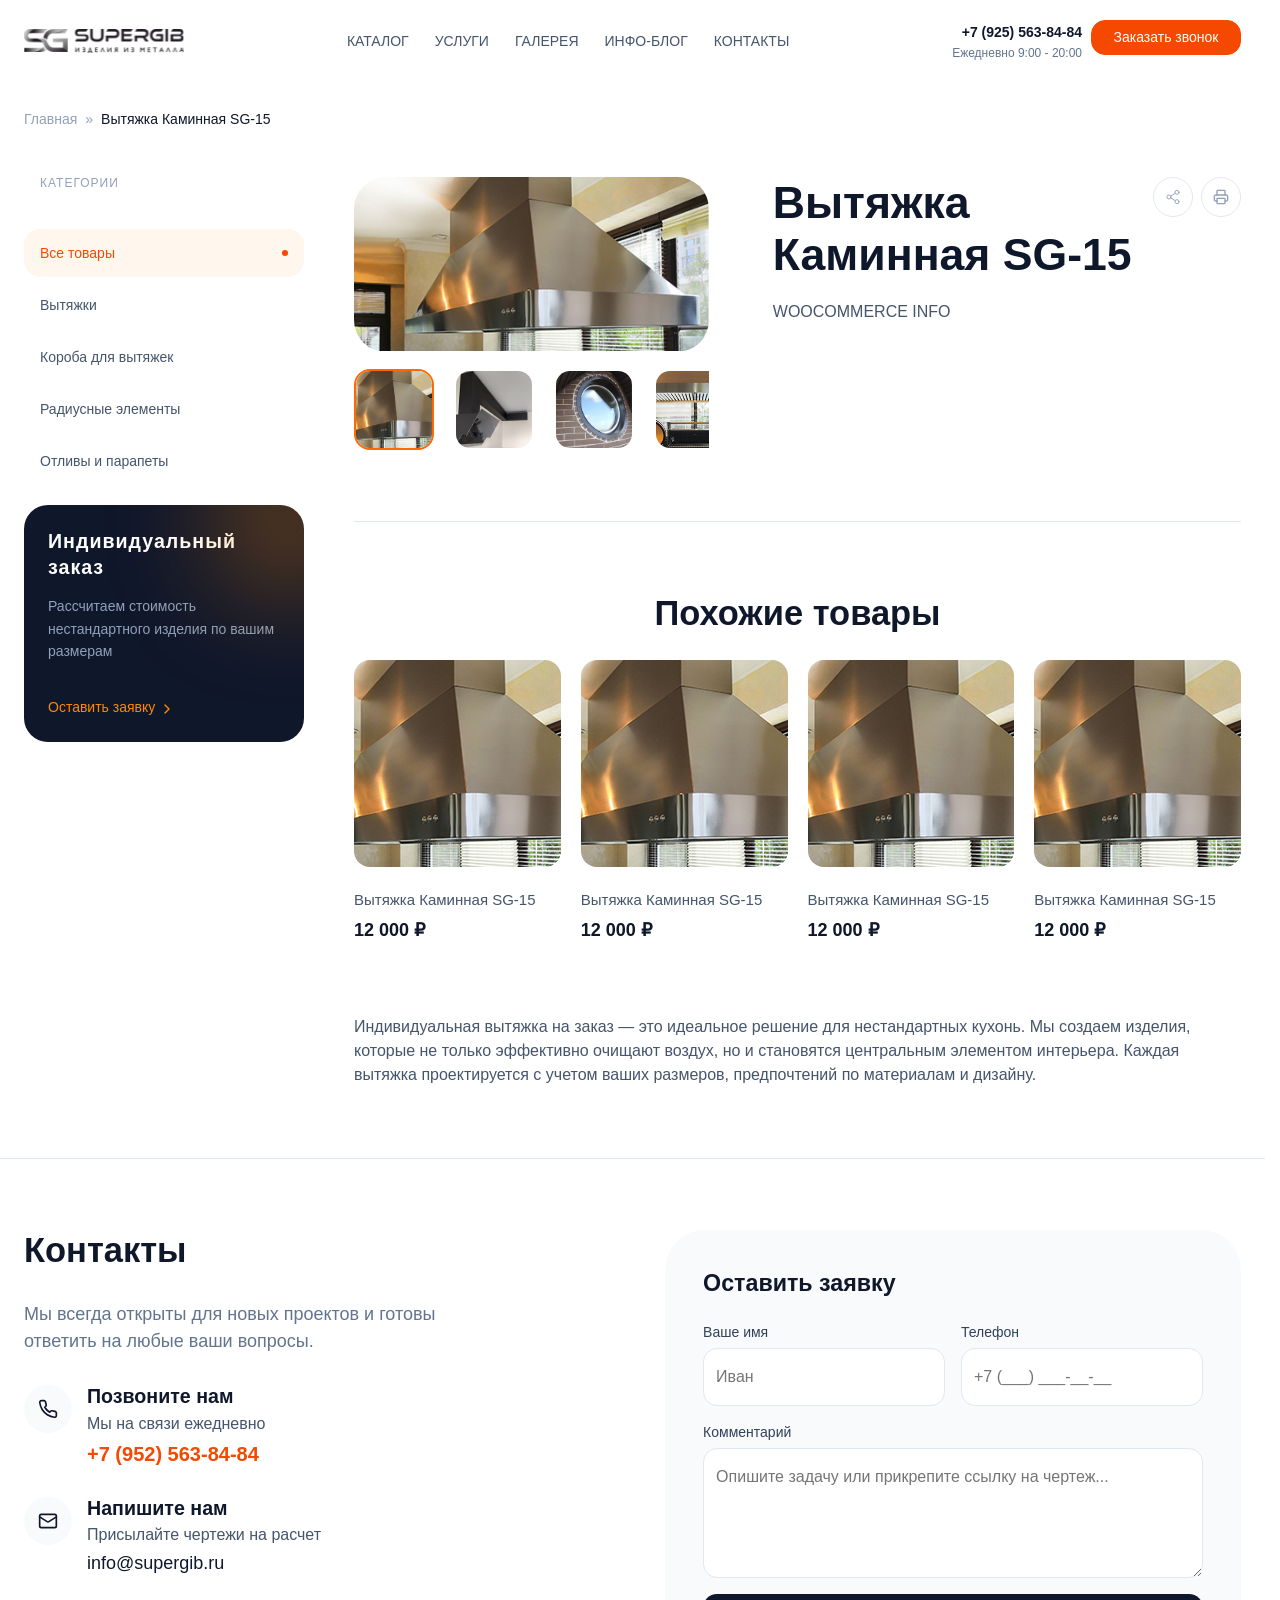
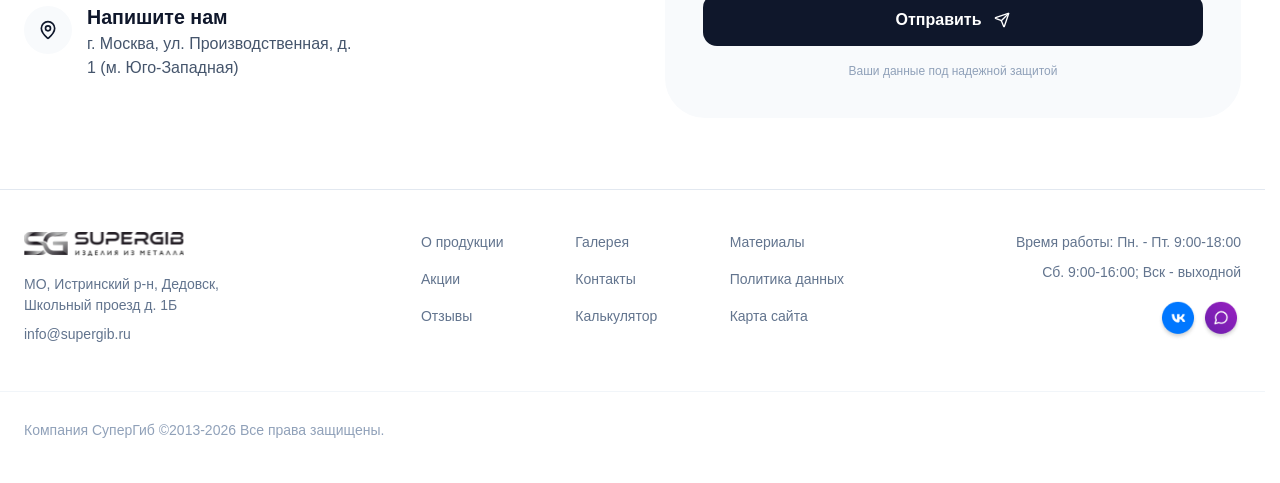
<file: product.html>
<!doctype html>
<html lang="ru">
  <head>
    <meta charset="UTF-8" />
    <meta name="viewport" content="width=device-width, initial-scale=1.0" />
    <title>SuperGib | Вытяжка Каминная SG-15</title>

    <link rel="stylesheet" href="./libs/fancybox/fancybox.css" />
    <link rel="stylesheet" href="./libs/swiper/swiper-bundle.min.css" />
    <link rel="stylesheet" href="./css/main.min.css" />

    <script src="./libs/fancybox/fancybox.umd.js"></script>
    <script src="./libs/swiper/swiper-bundle.min.js"></script>
    <script src="./js/fancybox-init.js"></script>
    <script src="./js/swiper-init.js"></script>
    <script src="./js/main.js" type="module"></script>
  </head>

  <body>
    <header class="header" data-js-header>
      <div class="header__body">
        <div class="header__body-inner container">
          <a href="/" class="header__logo logo" title="Главная">
            <img
              src="./img/logo.svg"
              alt=""
              class="logo__image"
              width="250"
              height="36"
            />
          </a>
          <a
            class="header__action-phone header__action-phone--logo"
            href="tel:+79255638484"
            >+7 (925) 563-84-84</a
          >

          <div class="header__overlay" data-js-header-overlay>
            <nav class="header__menu">
              <ul class="header__menu-list">
                <li class="header__menu-item">
                  <a href="/shop.html" class="header__menu-link">Каталог</a>
                </li>
                <li class="header__menu-item">
                  <a href="/service.html" class="header__menu-link">Услуги</a>
                </li>
                <li class="header__menu-item">
                  <a href="/gallary.html" class="header__menu-link">Галерея</a>
                </li>
                <li class="header__menu-item">
                  <a href="/blog.html" class="header__menu-link">Инфо-блог</a>
                </li>
                <li class="header__menu-item">
                  <a href="/contacts.html" class="header__menu-link"
                    >Контакты</a
                  >
                </li>
              </ul>
            </nav>
            <div class="header__action">
              <div class="header__action-info">
                <a class="header__action-phone" href="tel:+79255638484"
                  >+7 (925) 563-84-84</a
                >
                <div class="header__action-time-work">
                  Ежедневно 9:00 - 20:00
                </div>
              </div>
              <button
                class="header__contact-us-link button button--accent"
                type="button"
                data-modal-open="order-modal"
              >
                Заказать звонок
              </button>
            </div>
          </div>

          <div class="header__mob-action visible-tablet">
            <a
              href="tel:+79255638484"
              class="header__contact-us-link button button--accent button--phone"
              ><img src="./icons/phone.svg" alt="Позвонить"
            /></a>
            <button
              class="burger-button"
              type="button"
              aria-label="Открыть меню"
              title="Open menu"
              data-js-header-burger-button
            >
              <svg
                class="burger-button__svg"
                width="30"
                height="30"
                viewBox="0 0 100 100"
              >
                <path
                  class="burger-button__line burger-button__line--1"
                  d="M 20,29.000046 H 80.000231 C 80.000231,29.000046 94.498839,28.817352 94.532987,66.711331 94.543142,77.980673 90.966081,81.670246 85.259173,81.668997 79.552261,81.667751 75.000211,74.999942 75.000211,74.999942 L 25.000021,25.000058"
                />
                <path
                  class="burger-button__line burger-button__line--2"
                  d="M 20,50 H 80"
                />
                <path
                  class="burger-button__line burger-button__line--3"
                  d="M 20,70.999954 H 80.000231 C 80.000231,70.999954 94.498839,71.182648 94.532987,33.288669 94.543142,22.019327 90.966081,18.329754 85.259173,18.331003 79.552261,18.332249 75.000211,25.000058 75.000211,25.000058 L 25.000021,74.999942"
                />
              </svg>
            </button>
          </div>
        </div>
      </div>
    </header>

    <main>
      <div class="container">
        <header class="page-header">
          <nav class="breadcrumbs">
            <span>
              <a href="/">Главная</a> »
              <span class="breadcrumb_last" aria-current="page"
                >Вытяжка Каминная SG-15</span
              >
            </span>
          </nav>
        </header>

        <section class="section product" aria-labelledby="product__title">
          <div class="layout layout--reverse-mobile layout--left-aside">
            <aside class="aside layout__aside layout__aside--left">
              <div class="aside__inner aside__inner--sticky">
                <div class="aside__card aside__card--mini">
                  <h2 class="widget-title">Категории</h2>
                  <ul class="product-categories">
                    <li class="cat-item current-cat">
                      <a href="/category/chairs">Все товары</a>
                    </li>
                    <li class="cat-item">
                      <a href="/category/chairs">Вытяжки</a>
                    </li>

                    <li class="cat-item">
                      <a href="/category/tables">Короба для вытяжек</a>
                    </li>

                    <li class="cat-item">
                      <a href="/category/sofas">Радиусные элементы</a>
                    </li>

                    <li class="cat-item">
                      <a href="/category/sofas">Отливы и парапеты</a>
                    </li>
                  </ul>
                </div>
                <div
                  class="aside__card aside__card--decor aside__card--banner-dark"
                >
                  <a href="/" class="individual-order">
                    <h2 class="individual-order__title h5">
                      Индивидуальный заказ
                    </h2>
                    <div class="individual-order__description">
                      <p>
                        Рассчитаем стоимость нестандартного изделия по вашим
                        размерам
                      </p>
                    </div>
                    <span class="individual-order__psevdo-link"
                      >Оставить заявку</span
                    >
                  </a>
                </div>
              </div>
            </aside>
            <div class="layout__content">
              <div class="product__inner">
                <div class="product-gallery" data-js-slider>
                  <!-- MAIN -->
                  <div class="product-gallery__main">
                    <div class="swiper js-slider-product-main">
                      <div class="swiper-wrapper">
                        <div class="swiper-slide">
                          <a
                            href="./img/catalog/image-1.jpg"
                            class="product-gallery__image"
                            data-fancybox="product-gallery"
                          >
                            <img src="./img/catalog/image-1.jpg" alt="" />
                          </a>
                        </div>
                        <div class="swiper-slide">
                          <a
                            href="./img/catalog/image-2.jpg"
                            class="product-gallery__image"
                            data-fancybox="product-gallery"
                          >
                            <img src="./img/catalog/image-2.jpg" alt="" />
                          </a>
                        </div>
                        <div class="swiper-slide">
                          <a
                            href="./img/catalog/image-3.jpg"
                            class="product-gallery__image"
                            data-fancybox="product-gallery"
                          >
                            <img src="./img/catalog/image-3.jpg" alt="" />
                          </a>
                        </div>
                        <div class="swiper-slide">
                          <a
                            href="./img/catalog/image-4.jpg"
                            class="product-gallery__image"
                            data-fancybox="product-gallery"
                          >
                            <img src="./img/catalog/image-4.jpg" alt="" />
                          </a>
                        </div>
                        <div class="swiper-slide">
                          <a
                            href="./img/catalog/image-1.jpg"
                            class="product-gallery__image"
                            data-fancybox="product-gallery"
                          >
                            <img src="./img/catalog/image-1.jpg" alt="" />
                          </a>
                        </div>
                      </div>

                      <button
                        class="product-gallery__zoom"
                        type="button"
                        aria-hidden="true"
                        tabindex="-1"
                      >
                        <svg viewBox="0 0 24 24" fill="none">
                          <path
                            d="M11 19a8 8 0 1 1 0-16 8 8 0 0 1 0 16Zm10 2-4.35-4.35"
                            stroke="currentColor"
                            stroke-width="2"
                            stroke-linecap="round"
                          />
                        </svg>
                      </button>
                    </div>
                  </div>

                  <!-- THUMBS -->
                  <div class="product-gallery__thumbs">
                    <div class="swiper js-slider-product-thumbs">
                      <div class="swiper-wrapper">
                        <div class="swiper-slide">
                          <img src="./img/catalog/image-1.jpg" alt="" />
                        </div>

                        <div class="swiper-slide">
                          <img src="./img/catalog/image-2.jpg" alt="" />
                        </div>

                        <div class="swiper-slide">
                          <img src="./img/catalog/image-3.jpg" alt="" />
                        </div>

                        <div class="swiper-slide">
                          <img src="./img/catalog/image-4.jpg" alt="" />
                        </div>

                        <div class="swiper-slide">
                          <img src="./img/catalog/image-1.jpg" alt="" />
                        </div>

                        <div class="swiper-slide">
                          <img src="./img/catalog/image-3.jpg" alt="" />
                        </div>
                      </div>
                    </div>
                  </div>
                </div>

                <div class="product__info">
                  <header class="product__header">
                    <h1 class="product__title h2">Вытяжка Каминная SG-15</h1>
                    <div class="blog-actions">
                      <button
                        class="icon icon--color-white icon--width-40 icon--button"
                      >
                        <svg
                          viewBox="0 0 24 24"
                          fill="none"
                          stroke="currentColor"
                          stroke-width="1.333"
                          stroke-linecap="round"
                          stroke-linejoin="round"
                          aria-hidden="true"
                        >
                          <circle cx="18" cy="5" r="3" />
                          <circle cx="6" cy="12" r="3" />
                          <circle cx="18" cy="19" r="3" />
                          <path d="M8.6 13.5 15.4 17.5M15.4 6.5 8.6 10.5" />
                        </svg>
                      </button>
                      <button
                        class="icon icon--color-white icon--width-40 icon--button"
                      >
                        <svg
                          viewBox="0 0 16 16"
                          fill="none"
                          stroke="currentColor"
                          stroke-width="1.333"
                          stroke-linecap="round"
                          stroke-linejoin="round"
                          aria-hidden="true"
                        >
                          <path
                            d="M4 12H2.667A1.333 1.333 0 0 1 1.333 10.667V7.333A1.333 1.333 0 0 1 2.667 6h10.666a1.333 1.333 0 0 1 1.334 1.333v3.334A1.333 1.333 0 0 1 13.333 12H12"
                          />

                          <path
                            d="M4 6V2A.667.667 0 0 1 4.667 1.333h6.666A.667.667 0 0 1 12 2v4"
                          />

                          <rect
                            x="4"
                            y="9.333"
                            width="8"
                            height="5.333"
                            rx=".667"
                          />
                        </svg>
                      </button>
                    </div>
                  </header>
                  WOOCOMMERCE INFO
                </div>
              </div>
              <section class="section product__related">
                <header class="section__header section__header--center">
                  <h2 class="product__title h3">Похожие товары</h2>
                </header>
                <ul class="product__list grid grid--cols-4">
                  <li class="product type-product">
                    <a href="#" class="product-card">
                      <div class="product-card__media">
                        <div class="product-card__image-wrapper">
                          <img
                            src="./img/catalog/image-1.jpg"
                            alt="Вытяжка Каминная SG-15"
                            class="product-card__image"
                            width="370"
                            height="370"
                            loading="lazy"
                            decoding="async"
                          />
                          <div class="product-card__overlay">
                            <div class="product-card__overlay-inner">
                              <span
                                class="product-card__add-to-cart button button--product-card"
                              >
                                <svg
                                  class="icon icon--card icon--color-transparent"
                                  viewBox="0 0 30 25"
                                  fill="none"
                                  stroke="currentColor"
                                  stroke-width="2"
                                  stroke-linecap="round"
                                  stroke-linejoin="round"
                                  aria-hidden="true"
                                >
                                  <circle cx="9" cy="21" r="1" />
                                  <circle cx="20" cy="21" r="1" />
                                  <path
                                    d="M1 1h4l2.68 13.39a2 2 0 0 0 2 1.61h9.72a2 2 0 0 0 2-1.61L23 6H6"
                                  />
                                </svg>
                                <span>В корзину</span>
                              </span>
                            </div>
                          </div>
                        </div>
                      </div>
                      <div class="product-card__info">
                        <h3 class="product-card__title">
                          Вытяжка Каминная SG-15
                        </h3>
                        <div class="product-card__price">12 000 ₽</div>
                      </div>
                    </a>
                  </li>
                  <li class="product type-product">
                    <a href="#" class="product-card">
                      <div class="product-card__media">
                        <div class="product-card__image-wrapper">
                          <img
                            src="./img/catalog/image-1.jpg"
                            alt="Вытяжка Каминная SG-15"
                            class="product-card__image"
                            width="370"
                            height="370"
                            loading="lazy"
                            decoding="async"
                          />
                          <div class="product-card__overlay">
                            <div class="product-card__overlay-inner">
                              <span
                                class="product-card__add-to-cart button button--product-card"
                              >
                                <svg
                                  class="icon icon--card icon--color-transparent"
                                  viewBox="0 0 30 25"
                                  fill="none"
                                  stroke="currentColor"
                                  stroke-width="2"
                                  stroke-linecap="round"
                                  stroke-linejoin="round"
                                  aria-hidden="true"
                                >
                                  <circle cx="9" cy="21" r="1" />
                                  <circle cx="20" cy="21" r="1" />
                                  <path
                                    d="M1 1h4l2.68 13.39a2 2 0 0 0 2 1.61h9.72a2 2 0 0 0 2-1.61L23 6H6"
                                  />
                                </svg>
                                <span>В корзину</span>
                              </span>
                            </div>
                          </div>
                        </div>
                      </div>
                      <div class="product-card__info">
                        <h3 class="product-card__title">
                          Вытяжка Каминная SG-15
                        </h3>
                        <div class="product-card__price">12 000 ₽</div>
                      </div>
                    </a>
                  </li>
                  <li class="product type-product">
                    <a href="#" class="product-card">
                      <div class="product-card__media">
                        <div class="product-card__image-wrapper">
                          <img
                            src="./img/catalog/image-1.jpg"
                            alt="Вытяжка Каминная SG-15"
                            class="product-card__image"
                            width="370"
                            height="370"
                            loading="lazy"
                            decoding="async"
                          />
                          <div class="product-card__overlay">
                            <div class="product-card__overlay-inner">
                              <span
                                class="product-card__add-to-cart button button--product-card"
                              >
                                <svg
                                  class="icon icon--card icon--color-transparent"
                                  viewBox="0 0 30 25"
                                  fill="none"
                                  stroke="currentColor"
                                  stroke-width="2"
                                  stroke-linecap="round"
                                  stroke-linejoin="round"
                                  aria-hidden="true"
                                >
                                  <circle cx="9" cy="21" r="1" />
                                  <circle cx="20" cy="21" r="1" />
                                  <path
                                    d="M1 1h4l2.68 13.39a2 2 0 0 0 2 1.61h9.72a2 2 0 0 0 2-1.61L23 6H6"
                                  />
                                </svg>
                                <span>В корзину</span>
                              </span>
                            </div>
                          </div>
                        </div>
                      </div>
                      <div class="product-card__info">
                        <h3 class="product-card__title">
                          Вытяжка Каминная SG-15
                        </h3>
                        <div class="product-card__price">12 000 ₽</div>
                      </div>
                    </a>
                  </li>
                  <li class="product type-product">
                    <a href="#" class="product-card">
                      <div class="product-card__media">
                        <div class="product-card__image-wrapper">
                          <img
                            src="./img/catalog/image-1.jpg"
                            alt="Вытяжка Каминная SG-15"
                            class="product-card__image"
                            width="370"
                            height="370"
                            loading="lazy"
                            decoding="async"
                          />
                          <div class="product-card__overlay">
                            <div class="product-card__overlay-inner">
                              <span
                                class="product-card__add-to-cart button button--product-card"
                              >
                                <svg
                                  class="icon icon--card icon--color-transparent"
                                  viewBox="0 0 30 25"
                                  fill="none"
                                  stroke="currentColor"
                                  stroke-width="2"
                                  stroke-linecap="round"
                                  stroke-linejoin="round"
                                  aria-hidden="true"
                                >
                                  <circle cx="9" cy="21" r="1" />
                                  <circle cx="20" cy="21" r="1" />
                                  <path
                                    d="M1 1h4l2.68 13.39a2 2 0 0 0 2 1.61h9.72a2 2 0 0 0 2-1.61L23 6H6"
                                  />
                                </svg>
                                <span>В корзину</span>
                              </span>
                            </div>
                          </div>
                        </div>
                      </div>
                      <div class="product-card__info">
                        <h3 class="product-card__title">
                          Вытяжка Каминная SG-15
                        </h3>
                        <div class="product-card__price">12 000 ₽</div>
                      </div>
                    </a>
                  </li>
                </ul>
              </section>
              <div class="product__description">
                <p>
                  Индивидуальная вытяжка на заказ — это идеальное решение для
                  нестандартных кухонь. Мы создаем изделия, которые не только
                  эффективно очищают воздух, но и становятся центральным
                  элементом интерьера. Каждая вытяжка проектируется с учетом
                  ваших размеров, предпочтений по материалам и дизайну.
                </p>
              </div>
            </div>
          </div>
        </section>
      </div>
    </main>

    <footer class="footer">
      <div class="footer__body">
        <div class="footer__body-inner container">
          <div class="footer__info">
            <h2 class="footer__title h3" id="contact-footer">Контакты</h2>
            <div class="footer__description">
              <p>
                Мы всегда открыты для новых проектов и готовы ответить на любые
                ваши вопросы.
              </p>
            </div>
            <div class="footer__contact">
              <ul class="footer__contact-list">
                <li class="footer__contact-item">
                  <div class="icon icon--color-gray">
                    <img
                      src="./icons/footer/icon-1.svg"
                      alt="Телефон"
                      width="20"
                      height="20"
                      loading="lazy"
                    />
                  </div>
                  <div class="footer__contact-item-info">
                    <h3 class="h5 footer__contact-item-title">Позвоните нам</h3>
                    <div class="footer__contact-item-description">
                      Мы на связи ежедневно
                    </div>
                    <a
                      class="footer__contact-item-phone"
                      href="tel:+79525638484"
                      >+7 (952) 563-84-84</a
                    >
                  </div>
                </li>
                <li class="footer__contact-item">
                  <div class="icon icon--color-gray">
                    <img
                      src="./icons/footer/icon-2.svg"
                      alt="Почта"
                      width="20"
                      height="20"
                      loading="lazy"
                    />
                  </div>
                  <div class="footer__contact-item-info">
                    <h3 class="h5 footer__contact-item-title">Напишите нам</h3>
                    <div class="footer__contact-item-description">
                      Присылайте чертежи на расчет
                    </div>
                    <a
                      class="footer__contact-item-email"
                      href="mailto:info@supergib.ru"
                      >info@supergib.ru</a
                    >
                  </div>
                </li>
                <li class="footer__contact-item">
                  <div class="icon icon--color-gray">
                    <img
                      src="./icons/footer/icon-3.svg"
                      alt="Адрес"
                      width="20"
                      height="20"
                      loading="lazy"
                    />
                  </div>
                  <div class="footer__contact-item-info">
                    <h3 class="h5 footer__contact-item-title">Напишите нам</h3>
                    <div class="footer__contact-item-adress">
                      г. Москва, ул. Производственная, д. 1 (м. Юго-Западная)
                    </div>
                  </div>
                </li>
              </ul>
            </div>
          </div>
          <div class="footer__form">
            <form
              class="form form--request"
              action="#"
              method="post"
              novalidate
            >
              <div class="form__inner">
                <h3 class="form__title h4">Оставить заявку</h3>

                <!-- Два поля в ряд -->
                <div class="form__row form__row--cols-2">
                  <div class="form__field">
                    <label class="form__label" for="name">Ваше имя</label>
                    <input
                      class="form__input"
                      type="text"
                      id="name"
                      name="name"
                      placeholder="Иван"
                      autocomplete="name"
                      required
                    />
                  </div>

                  <div class="form__field">
                    <label class="form__label" for="phone">Телефон</label>
                    <input
                      class="form__input"
                      type="tel"
                      id="phone"
                      name="phone"
                      placeholder="+7 (___) ___-__-__"
                      autocomplete="tel"
                      required
                    />
                  </div>
                </div>

                <!-- Комментарий -->
                <div class="form__field">
                  <label class="form__label" for="comment">Комментарий</label>
                  <textarea
                    class="form__textarea"
                    id="comment"
                    name="comment"
                    placeholder="Опишите задачу или прикрепите ссылку на чертеж..."
                    rows="4"
                  ></textarea>
                </div>

                <!-- Кнопка -->
                <div class="form__actions">
                  <button class="form__submit" type="submit">
                    <span>Отправить</span
                    ><img
                      src="/icons/mail.svg"
                      width="16"
                      height="16"
                      loading="lazy"
                      alt="Отправить"
                    />
                  </button>
                </div>

                <!-- Текст под кнопкой -->
                <div class="form__privacy">
                  Ваши данные под надежной защитой
                </div>
              </div>
            </form>
          </div>
        </div>
      </div>
      <div class="footer__bottom">
        <div class="footer__bottom-inner container">
          <div class="footer__bottom-info">
            <a href="/" class="footer__logo logo" title="Главная">
              <img
                src="./img/logo.svg"
                alt=""
                class="logo__image"
                width="250"
                height="36"
              />
            </a>
            <div class="footer__bottom-description">
              <address class="footer__bottom-address">
                МО, Истринский р-н, Дедовск, Школьный проезд д. 1Б
              </address>
              <a class="footer__bottom-email" href="mailto:info@supergib.ru"
                >info@supergib.ru</a
              >
            </div>
          </div>
          <div class="footer__navigation">
            <div class="footer__navigation-inner">
              <nav class="footer__navigation-col">
                <ul class="footer__navigation-list">
                  <li>
                    <a href="/" class="footer__navigation-link">О продукции</a>
                  </li>
                  <li><a href="/" class="footer__navigation-link">Акции</a></li>
                  <li>
                    <a href="/reviews.html" class="footer__navigation-link"
                      >Отзывы</a
                    >
                  </li>
                </ul>
              </nav>
              <nav class="footer__navigation-col">
                <ul class="footer__navigation-list">
                  <li>
                    <a href="/" class="footer__navigation-link">Галерея</a>
                  </li>
                  <li>
                    <a href="/" class="footer__navigation-link">Контакты</a>
                  </li>
                  <li>
                    <a href="/" class="footer__navigation-link">Калькулятор</a>
                  </li>
                </ul>
              </nav>
              <nav class="footer__navigation-col">
                <ul class="footer__navigation-list">
                  <li>
                    <a href="/" class="footer__navigation-link">Материалы</a>
                  </li>
                  <li>
                    <a href="/" class="footer__navigation-link"
                      >Политика данных</a
                    >
                  </li>
                  <li>
                    <a href="/" class="footer__navigation-link">Карта сайта</a>
                  </li>
                </ul>
              </nav>
            </div>
          </div>
          <div class="footer__bottom-time-work">
            <span>Время работы: Пн. - Пт. 9:00-18:00</span>
            <span>Сб. 9:00-16:00; Вск - выходной</span>
            <div class="footer__bottom-soc1als">
              <a href="/" class="footer__bottom-soc1als-link">
                <img
                  class="footer__bottom-soc1als-image"
                  src="./img/social/vk.png"
                  width="40"
                  height="40"
                  alt=""
                  loading="lazy"
                />
              </a>
              <a href="/" class="footer__bottom-soc1als-link">
                <img
                  class="footer__bottom-soc1als-image"
                  src="./img/social/max.png"
                  width="40"
                  height="40"
                  alt=""
                  loading="lazy"
                />
              </a>
            </div>
          </div>
        </div>
        <div class="footer__bottom-extra">
          <div class="container">
            <p>Компания СуперГиб ©2013-2026 Все права защищены.</p>
          </div>
        </div>
      </div>
    </footer>

    <!-- Модальное окно -->
    <div
      class="modal"
      id="order-modal"
      aria-hidden="true"
      role="dialog"
      aria-modal="true"
    >
      <div class="modal__overlay" data-modal-close></div>

      <div class="modal__window">
        <button
          class="modal__close"
          type="button"
          aria-label="Закрыть окно"
          data-modal-close
        >
          ✕
        </button>

        <div class="popup-order">
          <div class="popup-order__body">
            <header class="popup-order__header">
              <h2 class="popup-order__title h4">Индивидуальный заказ</h2>

              <div class="popup-order__description">
                <p>
                  Оставьте свои контакты, и наш менеджер свяжется с вами для
                  уточнения деталей.
                </p>
              </div>
            </header>

            <form class="popup-order__form form" action="/" method="post">
              <div class="form__group">
                <label class="form__label" for="popup-name"> Ваше имя </label>

                <input
                  class="form__input"
                  id="popup-name"
                  type="text"
                  name="name"
                  placeholder="Иван Иванов"
                  autocomplete="name"
                />
              </div>

              <div class="form__group">
                <label class="form__label" for="popup-phone">
                  Ваш телефон
                </label>

                <input
                  class="form__input"
                  id="popup-phone"
                  type="tel"
                  name="phone"
                  placeholder="+7 (___) ___ - __ - __"
                  autocomplete="tel"
                />
              </div>

              <button
                class="button button--orange popup-order__button"
                type="submit"
              >
                <span class="button__label">Отправить заявку</span>
              </button>
            </form>
          </div>
        </div>
      </div>
    </div>
  </body>
</html>
</file>
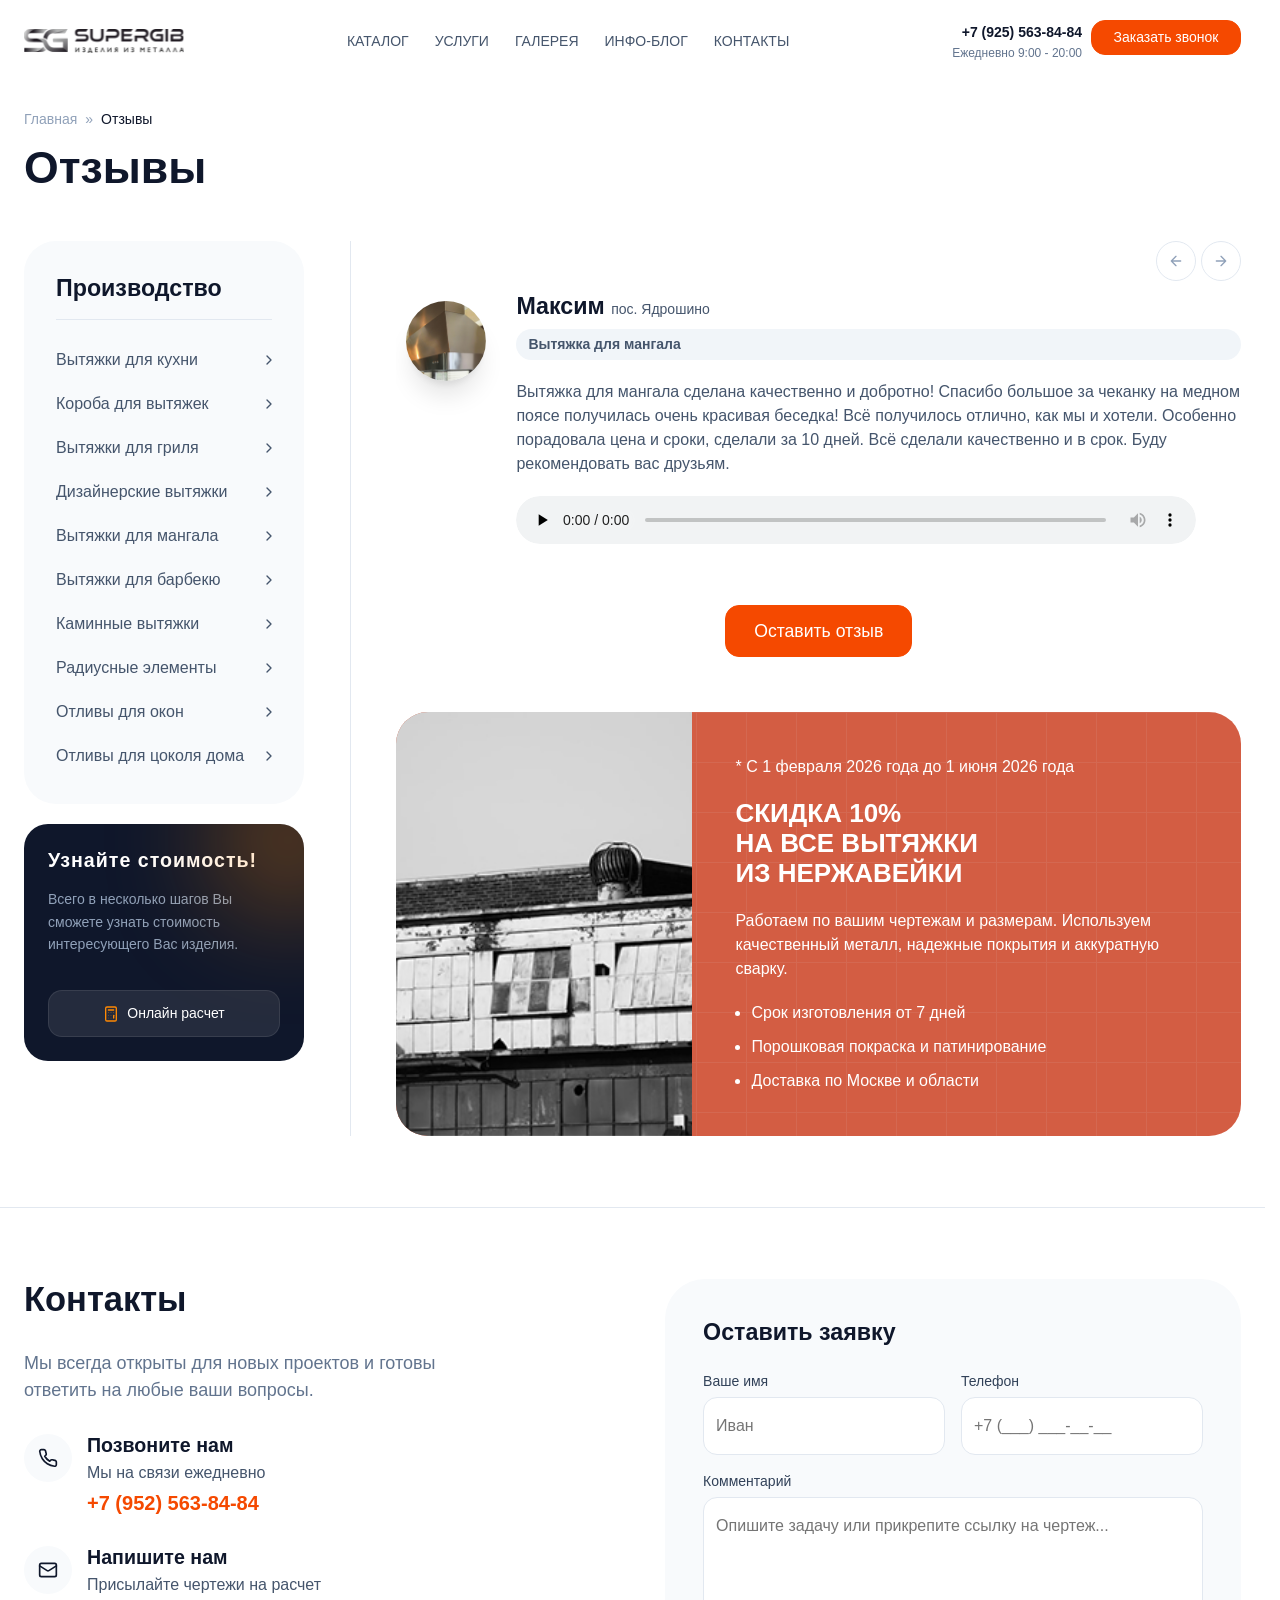
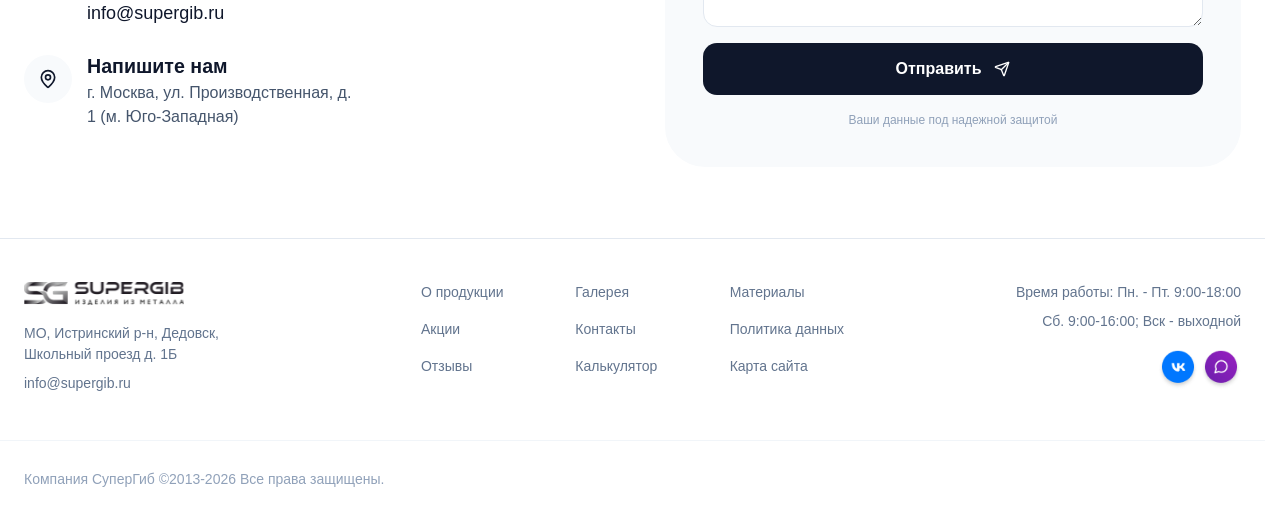
<file: reviews.html>
<!doctype html>
<html lang="ru">
  <head>
    <meta charset="UTF-8" />
    <meta name="viewport" content="width=device-width, initial-scale=1.0" />
    <title>SuperGib | Отзывы</title>

    <link rel="stylesheet" href="./libs/swiper/swiper-bundle.min.css" />
    <link rel="stylesheet" href="./css/main.min.css" />

    <script src="./libs/swiper/swiper-bundle.min.js"></script>
    <script src="./js/swiper-init.js"></script>
    <script src="./js/main.js" type="module"></script>
  </head>

  <body>
    <header class="header" data-js-header>
      <div class="header__body">
        <div class="header__body-inner container">
          <a href="/" class="header__logo logo" title="Главная">
            <img
              src="./img/logo.svg"
              alt=""
              class="logo__image"
              width="250"
              height="36"
            />
          </a>
          <a
            class="header__action-phone header__action-phone--logo"
            href="tel:+79255638484"
            >+7 (925) 563-84-84</a
          >

          <div class="header__overlay" data-js-header-overlay>
            <nav class="header__menu">
              <ul class="header__menu-list">
                <li class="header__menu-item">
                  <a href="/shop.html" class="header__menu-link">Каталог</a>
                </li>
                <li class="header__menu-item">
                  <a href="/service.html" class="header__menu-link">Услуги</a>
                </li>
                <li class="header__menu-item">
                  <a href="/gallary.html" class="header__menu-link">Галерея</a>
                </li>
                <li class="header__menu-item">
                  <a href="/blog.html" class="header__menu-link">Инфо-блог</a>
                </li>
                <li class="header__menu-item">
                  <a href="/contacts.html" class="header__menu-link"
                    >Контакты</a
                  >
                </li>
              </ul>
            </nav>
            <div class="header__action">
              <div class="header__action-info">
                <a class="header__action-phone" href="tel:+79255638484"
                  >+7 (925) 563-84-84</a
                >
                <div class="header__action-time-work">
                  Ежедневно 9:00 - 20:00
                </div>
              </div>
              <button
                class="header__contact-us-link button button--accent"
                type="button"
                data-modal-open="order-modal"
              >
                Заказать звонок
              </button>
            </div>
          </div>

          <div class="header__mob-action visible-tablet">
            <a
              href="tel:+79255638484"
              class="header__contact-us-link button button--accent button--phone"
              ><img src="./icons/phone.svg" alt="Позвонить"
            /></a>
            <button
              class="burger-button"
              type="button"
              aria-label="Открыть меню"
              title="Open menu"
              data-js-header-burger-button
            >
              <svg
                class="burger-button__svg"
                width="30"
                height="30"
                viewBox="0 0 100 100"
              >
                <path
                  class="burger-button__line burger-button__line--1"
                  d="M 20,29.000046 H 80.000231 C 80.000231,29.000046 94.498839,28.817352 94.532987,66.711331 94.543142,77.980673 90.966081,81.670246 85.259173,81.668997 79.552261,81.667751 75.000211,74.999942 75.000211,74.999942 L 25.000021,25.000058"
                />
                <path
                  class="burger-button__line burger-button__line--2"
                  d="M 20,50 H 80"
                />
                <path
                  class="burger-button__line burger-button__line--3"
                  d="M 20,70.999954 H 80.000231 C 80.000231,70.999954 94.498839,71.182648 94.532987,33.288669 94.543142,22.019327 90.966081,18.329754 85.259173,18.331003 79.552261,18.332249 75.000211,25.000058 75.000211,25.000058 L 25.000021,74.999942"
                />
              </svg>
            </button>
          </div>
        </div>
      </div>
    </header>

    <main>
      <div class="container">
        <header class="page-header">
          <nav class="breadcrumbs">
            <span>
              <a href="/">Главная</a> »
              <span class="breadcrumb_last" aria-current="page">Отзывы</span>
            </span>
          </nav>

          <h1 class="page-header__title h2">Отзывы</h1>
        </header>

        <section class="section reviews" aria-labelledby="reviews-title">
          <h2 class="reviews__title visually-hidden" id="reviews-title">
            Отзывы о наших работах
          </h2>
          <div
            class="layout layout--reverse-mobile layout--left-aside layout--aside-left-divided"
          >
            <aside class="aside layout__aside layout__aside--left">
              <div class="aside__inner aside__inner--sticky">
                <div class="widget-production">
                  <h2 class="widget-production__title h4">Производство</h2>
                  <ul class="widget-production__list">
                    <li class="widget-production__item">
                      <a href="/" class="widget-production__link">
                        <span class="widget-production__label">
                          Вытяжки для кухни
                        </span>
                        <svg
                          width="6"
                          height="10"
                          viewBox="0 0 6 10"
                          xmlns="http://www.w3.org/2000/svg"
                          fill="none"
                          class="widget-production__icon"
                          aria-hidden="true"
                        >
                          <path
                            d="M1 1L5 5L1 9"
                            stroke="currentColor"
                            stroke-width="1.333"
                            stroke-linecap="round"
                            stroke-linejoin="round"
                          />
                        </svg>
                      </a>
                    </li>
                    <li class="widget-production__item">
                      <a href="/" class="widget-production__link">
                        <span class="widget-production__label">
                          Короба для вытяжек
                        </span>
                        <svg
                          width="6"
                          height="10"
                          viewBox="0 0 6 10"
                          xmlns="http://www.w3.org/2000/svg"
                          fill="none"
                          class="widget-production__icon"
                          aria-hidden="true"
                        >
                          <path
                            d="M1 1L5 5L1 9"
                            stroke="currentColor"
                            stroke-width="1.333"
                            stroke-linecap="round"
                            stroke-linejoin="round"
                          />
                        </svg>
                      </a>
                    </li>
                    <li class="widget-production__item">
                      <a href="/" class="widget-production__link">
                        <span class="widget-production__label">
                          Вытяжки для гриля
                        </span>
                        <svg
                          width="6"
                          height="10"
                          viewBox="0 0 6 10"
                          xmlns="http://www.w3.org/2000/svg"
                          fill="none"
                          class="widget-production__icon"
                          aria-hidden="true"
                        >
                          <path
                            d="M1 1L5 5L1 9"
                            stroke="currentColor"
                            stroke-width="1.333"
                            stroke-linecap="round"
                            stroke-linejoin="round"
                          />
                        </svg>
                      </a>
                    </li>
                    <li class="widget-production__item">
                      <a href="/" class="widget-production__link">
                        <span class="widget-production__label">
                          Дизайнерские вытяжки
                        </span>
                        <svg
                          width="6"
                          height="10"
                          viewBox="0 0 6 10"
                          xmlns="http://www.w3.org/2000/svg"
                          fill="none"
                          class="widget-production__icon"
                          aria-hidden="true"
                        >
                          <path
                            d="M1 1L5 5L1 9"
                            stroke="currentColor"
                            stroke-width="1.333"
                            stroke-linecap="round"
                            stroke-linejoin="round"
                          />
                        </svg>
                      </a>
                    </li>
                    <li class="widget-production__item">
                      <a href="/" class="widget-production__link">
                        <span class="widget-production__label">
                          Вытяжки для мангала
                        </span>
                        <svg
                          width="6"
                          height="10"
                          viewBox="0 0 6 10"
                          xmlns="http://www.w3.org/2000/svg"
                          fill="none"
                          class="widget-production__icon"
                          aria-hidden="true"
                        >
                          <path
                            d="M1 1L5 5L1 9"
                            stroke="currentColor"
                            stroke-width="1.333"
                            stroke-linecap="round"
                            stroke-linejoin="round"
                          />
                        </svg>
                      </a>
                    </li>
                    <li class="widget-production__item">
                      <a href="/" class="widget-production__link">
                        <span class="widget-production__label">
                          Вытяжки для барбекю
                        </span>
                        <svg
                          width="6"
                          height="10"
                          viewBox="0 0 6 10"
                          xmlns="http://www.w3.org/2000/svg"
                          fill="none"
                          class="widget-production__icon"
                          aria-hidden="true"
                        >
                          <path
                            d="M1 1L5 5L1 9"
                            stroke="currentColor"
                            stroke-width="1.333"
                            stroke-linecap="round"
                            stroke-linejoin="round"
                          />
                        </svg>
                      </a>
                    </li>
                    <li class="widget-production__item">
                      <a href="/" class="widget-production__link">
                        <span class="widget-production__label">
                          Каминные вытяжки
                        </span>
                        <svg
                          width="6"
                          height="10"
                          viewBox="0 0 6 10"
                          xmlns="http://www.w3.org/2000/svg"
                          fill="none"
                          class="widget-production__icon"
                          aria-hidden="true"
                        >
                          <path
                            d="M1 1L5 5L1 9"
                            stroke="currentColor"
                            stroke-width="1.333"
                            stroke-linecap="round"
                            stroke-linejoin="round"
                          />
                        </svg>
                      </a>
                    </li>
                    <li class="widget-production__item">
                      <a href="/" class="widget-production__link">
                        <span class="widget-production__label">
                          Радиусные элементы
                        </span>
                        <svg
                          width="6"
                          height="10"
                          viewBox="0 0 6 10"
                          xmlns="http://www.w3.org/2000/svg"
                          fill="none"
                          class="widget-production__icon"
                          aria-hidden="true"
                        >
                          <path
                            d="M1 1L5 5L1 9"
                            stroke="currentColor"
                            stroke-width="1.333"
                            stroke-linecap="round"
                            stroke-linejoin="round"
                          />
                        </svg>
                      </a>
                    </li>
                    <li class="widget-production__item">
                      <a href="/" class="widget-production__link">
                        <span class="widget-production__label">
                          Отливы для окон
                        </span>
                        <svg
                          width="6"
                          height="10"
                          viewBox="0 0 6 10"
                          xmlns="http://www.w3.org/2000/svg"
                          fill="none"
                          class="widget-production__icon"
                          aria-hidden="true"
                        >
                          <path
                            d="M1 1L5 5L1 9"
                            stroke="currentColor"
                            stroke-width="1.333"
                            stroke-linecap="round"
                            stroke-linejoin="round"
                          />
                        </svg>
                      </a>
                    </li>
                    <li class="widget-production__item">
                      <a href="/" class="widget-production__link">
                        <span class="widget-production__label">
                          Отливы для цоколя дома
                        </span>
                        <svg
                          width="6"
                          height="10"
                          viewBox="0 0 6 10"
                          xmlns="http://www.w3.org/2000/svg"
                          fill="none"
                          class="widget-production__icon"
                          aria-hidden="true"
                        >
                          <path
                            d="M1 1L5 5L1 9"
                            stroke="currentColor"
                            stroke-width="1.333"
                            stroke-linecap="round"
                            stroke-linejoin="round"
                          />
                        </svg>
                      </a>
                    </li>
                  </ul>
                </div>

                <div
                  class="aside__card aside__card--decor aside__card--banner-dark"
                >
                  <div class="individual-order">
                    <h2 class="individual-order__title h5">
                      Узнайте стоимость!
                    </h2>
                    <div class="individual-order__description">
                      <p>
                        Всего в несколько шагов Вы сможете узнать стоимость
                        интересующего Вас изделия.
                      </p>
                    </div>
                    <a href="/" class="button button--opacity-white">
                      <svg
                        width="16"
                        height="16"
                        viewBox="0 0 16 16"
                        xmlns="http://www.w3.org/2000/svg"
                        fill="none"
                        class="button__icon button__icon--accent"
                        aria-hidden="true"
                      >
                        <path
                          d="M12 1H4C3.26 1 2.67 1.59 2.67 2.33V13.67C2.67 14.41 3.26 15 4 15H12C12.74 15 13.33 14.41 13.33 13.67V2.33C13.33 1.59 12.74 1 12 1Z"
                          stroke="currentColor"
                          stroke-width="1.33"
                          stroke-linecap="round"
                          stroke-linejoin="round"
                        />

                        <path
                          d="M5.33 4H10.67"
                          stroke="currentColor"
                          stroke-width="1.33"
                          stroke-linecap="round"
                        />

                        <path
                          d="M10.67 9.33V12"
                          stroke="currentColor"
                          stroke-width="1.33"
                          stroke-linecap="round"
                        />

                        <circle
                          cx="5.33"
                          cy="6.67"
                          r="0.35"
                          fill="currentColor"
                        />
                        <circle cx="8" cy="6.67" r="0.35" fill="currentColor" />
                        <circle
                          cx="10.67"
                          cy="6.67"
                          r="0.35"
                          fill="currentColor"
                        />

                        <circle
                          cx="5.33"
                          cy="9.33"
                          r="0.35"
                          fill="currentColor"
                        />
                        <circle cx="8" cy="9.33" r="0.35" fill="currentColor" />

                        <circle
                          cx="5.33"
                          cy="12"
                          r="0.35"
                          fill="currentColor"
                        />
                        <circle cx="8" cy="12" r="0.35" fill="currentColor" />
                      </svg>
                      <span class="button__label">Онлайн расчет</span>
                    </a>
                  </div>
                </div>
              </div>
            </aside>
            <div class="layout__content layout__content--gallery">
              <div class="slider-reviews" data-js-slider>
                <header class="slider-reviews__header">
                  <div class="slider-navigation">
                    <button
                      class="icon icon--color-white icon--width-40 icon--button slider-btn icon--left"
                    >
                      <svg
                        viewBox="0 0 16 16"
                        xmlns="http://www.w3.org/2000/svg"
                        fill="none"
                        class="page-header__link-back-icon"
                        aria-hidden="true"
                      >
                        <path
                          d="M8 12.667 3.333 8 8 3.333M12.667 8H3.333"
                          stroke="currentColor"
                          stroke-width="1.333"
                          stroke-linecap="round"
                          stroke-linejoin="round"
                        />
                      </svg>
                    </button>
                    <button
                      class="icon icon--color-white icon--width-40 icon--button slider-btn icon--right"
                    >
                      <svg
                        viewBox="0 0 16 16"
                        xmlns="http://www.w3.org/2000/svg"
                        fill="none"
                        class="page-header__link-back-icon"
                        aria-hidden="true"
                      >
                        <path
                          d="M8 12.667 3.333 8 8 3.333M12.667 8H3.333"
                          stroke="currentColor"
                          stroke-width="1.333"
                          stroke-linecap="round"
                          stroke-linejoin="round"
                        />
                      </svg>
                    </button>
                  </div>
                </header>

                <div class="swiper js-slider js-slider--reviews">
                  <ul class="swiper-wrapper slider-reviews__list">
                    <li class="swiper-slide slider-reviews__item">
                      <article class="reviews-card">
                        <div class="reviews-card__img-block">
                          <img
                            src="img/catalog/image-1.jpg"
                            alt=""
                            class="reviews-card__img"
                            width="120"
                            height="120"
                            loading="lazy"
                            decoding="async"
                          />
                        </div>
                        <div class="reviews-card__content">
                          <h3 class="reviews-card__title h4">
                            Максим
                            <span class="reviews-card__location"
                              >пос. Ядрошино</span
                            >
                          </h3>
                          <div class="reviews-card__badge badge badge--gray">
                            Вытяжка для мангала
                          </div>
                          <div class="reviews-card__text">
                            <p>
                              Вытяжка для мангала сделана качественно и
                              добротно! Спасибо большое за чеканку на медном
                              поясе получилась очень красивая беседка! Всё
                              получилось отлично, как мы и хотели. Особенно
                              порадовала цена и сроки, сделали за 10 дней. Всё
                              сделали качественно и в срок. Буду рекомендовать
                              вас друзьям.
                            </p>
                          </div>
                          <audio
                            class="reviews-card__audio"
                            controls
                            preload="none"
                          >
                            <source
                              src="/uploads/review.mp3"
                              type="audio/mpeg"
                            />
                          </audio>
                        </div>
                      </article>
                    </li>
                    <li class="swiper-slide slider-reviews__item">
                      <article class="reviews-card">
                        <div class="reviews-card__img-block">
                          <img
                            src="img/catalog/image-2.jpg"
                            alt=""
                            class="reviews-card__img"
                            width="120"
                            height="120"
                            loading="lazy"
                            decoding="async"
                          />
                        </div>
                        <div class="reviews-card__content">
                          <h3 class="reviews-card__title h4">
                            Александр
                            <span class="reviews-card__location"
                              >дер. Крутая</span
                            >
                          </h3>
                          <div class="reviews-card__badge badge badge--gray">
                            Вытяжка для мангала
                          </div>
                          <div class="reviews-card__text">
                            <p>
                              Вытяжка для мангала сделана качественно и
                              добротно! Спасибо большое за чеканку на медном
                              поясе получилась очень красивая беседка! Всё
                              получилось отлично, как мы и хотели. Особенно
                              порадовала цена и сроки, сделали за 10 дней. Всё
                              сделали качественно и в срок. Буду рекомендовать
                              вас друзьям.
                            </p>
                          </div>
                          <audio
                            class="reviews-card__audio"
                            controls
                            preload="none"
                          >
                            <source
                              src="/uploads/review.mp3"
                              type="audio/mpeg"
                            />
                          </audio>
                        </div>
                      </article>
                    </li>
                    <li class="swiper-slide slider-reviews__item">
                      <article class="reviews-card">
                        <div class="reviews-card__img-block">
                          <img
                            src="img/catalog/image-3.jpg"
                            alt=""
                            class="reviews-card__img"
                            width="120"
                            height="120"
                            loading="lazy"
                            decoding="async"
                          />
                        </div>
                        <div class="reviews-card__content">
                          <h3 class="reviews-card__title h4">
                            Анастасия
                            <span class="reviews-card__location">Москва</span>
                          </h3>
                          <div class="reviews-card__badge badge badge--gray">
                            Вытяжка для мангала
                          </div>
                          <div class="reviews-card__text">
                            <p>
                              Вытяжка для мангала сделана качественно и
                              добротно! Спасибо большое за чеканку на медном
                              поясе получилась очень красивая беседка! Всё
                              получилось отлично, как мы и хотели. Особенно
                              порадовала цена и сроки, сделали за 10 дней. Всё
                              сделали качественно и в срок. Буду рекомендовать
                              вас друзьям.
                            </p>
                          </div>
                          <audio
                            class="reviews-card__audio"
                            controls
                            preload="none"
                          >
                            <source
                              src="/uploads/review.mp3"
                              type="audio/mpeg"
                            />
                          </audio>
                        </div>
                      </article>
                    </li>
                  </ul>
                </div>
              </div>
              <div class="reviews__action">
                <a href="/" class="reviews__link button button--accent"
                  >Оставить отзыв</a
                >
              </div>
              <section class="promo-banner promo-banner--accent">
                <div class="promo-banner__image-wrapper">
                  <img
                    class="promo-banner__image"
                    src="./img/service/image-2.jpg"
                    alt="Изготовление металлических изделий"
                    width="465"
                    height="582"
                    loading="lazy"
                  />
                </div>

                <div class="promo-banner__content">
                  <p>* С 1 февраля 2026 года до 1 июня 2026 года</p>

                  <h2>Скидка 10% <br />на все вытяжки <br />из нержавейки</h2>

                  <p>
                    Работаем по вашим чертежам и размерам. Используем
                    качественный металл, надежные покрытия и аккуратную сварку.
                  </p>

                  <ul>
                    <li>Срок изготовления от 7 дней</li>
                    <li>Порошковая покраска и патинирование</li>
                    <li>Доставка по Москве и области</li>
                  </ul>
                </div>
              </section>
            </div>
          </div>
        </section>
      </div>
    </main>

    <footer class="footer">
      <div class="footer__body">
        <div class="footer__body-inner container">
          <div class="footer__info">
            <h2 class="footer__title h3" id="contact-footer">Контакты</h2>
            <div class="footer__description">
              <p>
                Мы всегда открыты для новых проектов и готовы ответить на любые
                ваши вопросы.
              </p>
            </div>
            <div class="footer__contact">
              <ul class="footer__contact-list">
                <li class="footer__contact-item">
                  <div class="icon icon--color-gray">
                    <img
                      src="./icons/footer/icon-1.svg"
                      alt="Телефон"
                      width="20"
                      height="20"
                      loading="lazy"
                    />
                  </div>
                  <div class="footer__contact-item-info">
                    <h3 class="h5 footer__contact-item-title">Позвоните нам</h3>
                    <div class="footer__contact-item-description">
                      Мы на связи ежедневно
                    </div>
                    <a
                      class="footer__contact-item-phone"
                      href="tel:+79525638484"
                      >+7 (952) 563-84-84</a
                    >
                  </div>
                </li>
                <li class="footer__contact-item">
                  <div class="icon icon--color-gray">
                    <img
                      src="./icons/footer/icon-2.svg"
                      alt="Почта"
                      width="20"
                      height="20"
                      loading="lazy"
                    />
                  </div>
                  <div class="footer__contact-item-info">
                    <h3 class="h5 footer__contact-item-title">Напишите нам</h3>
                    <div class="footer__contact-item-description">
                      Присылайте чертежи на расчет
                    </div>
                    <a
                      class="footer__contact-item-email"
                      href="mailto:info@supergib.ru"
                      >info@supergib.ru</a
                    >
                  </div>
                </li>
                <li class="footer__contact-item">
                  <div class="icon icon--color-gray">
                    <img
                      src="./icons/footer/icon-3.svg"
                      alt="Адрес"
                      width="20"
                      height="20"
                      loading="lazy"
                    />
                  </div>
                  <div class="footer__contact-item-info">
                    <h3 class="h5 footer__contact-item-title">Напишите нам</h3>
                    <div class="footer__contact-item-adress">
                      г. Москва, ул. Производственная, д. 1 (м. Юго-Западная)
                    </div>
                  </div>
                </li>
              </ul>
            </div>
          </div>
          <div class="footer__form">
            <form
              class="form form--request"
              action="#"
              method="post"
              novalidate
            >
              <div class="form__inner">
                <h3 class="form__title h4">Оставить заявку</h3>

                <!-- Два поля в ряд -->
                <div class="form__row form__row--cols-2">
                  <div class="form__field">
                    <label class="form__label" for="name">Ваше имя</label>
                    <input
                      class="form__input"
                      type="text"
                      id="name"
                      name="name"
                      placeholder="Иван"
                      autocomplete="name"
                      required
                    />
                  </div>

                  <div class="form__field">
                    <label class="form__label" for="phone">Телефон</label>
                    <input
                      class="form__input"
                      type="tel"
                      id="phone"
                      name="phone"
                      placeholder="+7 (___) ___-__-__"
                      autocomplete="tel"
                      required
                    />
                  </div>
                </div>

                <!-- Комментарий -->
                <div class="form__field">
                  <label class="form__label" for="comment">Комментарий</label>
                  <textarea
                    class="form__textarea"
                    id="comment"
                    name="comment"
                    placeholder="Опишите задачу или прикрепите ссылку на чертеж..."
                    rows="4"
                  ></textarea>
                </div>

                <!-- Кнопка -->
                <div class="form__actions">
                  <button class="form__submit" type="submit">
                    <span>Отправить</span
                    ><img
                      src="/icons/mail.svg"
                      width="16"
                      height="16"
                      loading="lazy"
                      alt="Отправить"
                    />
                  </button>
                </div>

                <!-- Текст под кнопкой -->
                <div class="form__privacy">
                  Ваши данные под надежной защитой
                </div>
              </div>
            </form>
          </div>
        </div>
      </div>
      <div class="footer__bottom">
        <div class="footer__bottom-inner container">
          <div class="footer__bottom-info">
            <a href="/" class="footer__logo logo" title="Главная">
              <img
                src="./img/logo.svg"
                alt=""
                class="logo__image"
                width="250"
                height="36"
              />
            </a>
            <div class="footer__bottom-description">
              <address class="footer__bottom-address">
                МО, Истринский р-н, Дедовск, Школьный проезд д. 1Б
              </address>
              <a class="footer__bottom-email" href="mailto:info@supergib.ru"
                >info@supergib.ru</a
              >
            </div>
          </div>
          <div class="footer__navigation">
            <div class="footer__navigation-inner">
              <nav class="footer__navigation-col">
                <ul class="footer__navigation-list">
                  <li>
                    <a href="/" class="footer__navigation-link">О продукции</a>
                  </li>
                  <li><a href="/" class="footer__navigation-link">Акции</a></li>
                  <li>
                    <a href="/reviews.html" class="footer__navigation-link"
                      >Отзывы</a
                    >
                  </li>
                </ul>
              </nav>
              <nav class="footer__navigation-col">
                <ul class="footer__navigation-list">
                  <li>
                    <a href="/" class="footer__navigation-link">Галерея</a>
                  </li>
                  <li>
                    <a href="/" class="footer__navigation-link">Контакты</a>
                  </li>
                  <li>
                    <a href="/" class="footer__navigation-link">Калькулятор</a>
                  </li>
                </ul>
              </nav>
              <nav class="footer__navigation-col">
                <ul class="footer__navigation-list">
                  <li>
                    <a href="/" class="footer__navigation-link">Материалы</a>
                  </li>
                  <li>
                    <a href="/" class="footer__navigation-link"
                      >Политика данных</a
                    >
                  </li>
                  <li>
                    <a href="/" class="footer__navigation-link">Карта сайта</a>
                  </li>
                </ul>
              </nav>
            </div>
          </div>
          <div class="footer__bottom-time-work">
            <span>Время работы: Пн. - Пт. 9:00-18:00</span>
            <span>Сб. 9:00-16:00; Вск - выходной</span>
            <div class="footer__bottom-soc1als">
              <a href="/" class="footer__bottom-soc1als-link">
                <img
                  class="footer__bottom-soc1als-image"
                  src="./img/social/vk.png"
                  width="40"
                  height="40"
                  alt=""
                  loading="lazy"
                />
              </a>
              <a href="/" class="footer__bottom-soc1als-link">
                <img
                  class="footer__bottom-soc1als-image"
                  src="./img/social/max.png"
                  width="40"
                  height="40"
                  alt=""
                  loading="lazy"
                />
              </a>
            </div>
          </div>
        </div>
        <div class="footer__bottom-extra">
          <div class="container">
            <p>Компания СуперГиб ©2013-2026 Все права защищены.</p>
          </div>
        </div>
      </div>
    </footer>

    <!-- Модальное окно -->
    <div
      class="modal"
      id="order-modal"
      aria-hidden="true"
      role="dialog"
      aria-modal="true"
    >
      <div class="modal__overlay" data-modal-close></div>

      <div class="modal__window">
        <button
          class="modal__close"
          type="button"
          aria-label="Закрыть окно"
          data-modal-close
        >
          ✕
        </button>

        <div class="popup-order">
          <div class="popup-order__body">
            <header class="popup-order__header">
              <h2 class="popup-order__title h4">Индивидуальный заказ</h2>

              <div class="popup-order__description">
                <p>
                  Оставьте свои контакты, и наш менеджер свяжется с вами для
                  уточнения деталей.
                </p>
              </div>
            </header>

            <form class="popup-order__form form" action="/" method="post">
              <div class="form__group">
                <label class="form__label" for="popup-name"> Ваше имя </label>

                <input
                  class="form__input"
                  id="popup-name"
                  type="text"
                  name="name"
                  placeholder="Иван Иванов"
                  autocomplete="name"
                />
              </div>

              <div class="form__group">
                <label class="form__label" for="popup-phone">
                  Ваш телефон
                </label>

                <input
                  class="form__input"
                  id="popup-phone"
                  type="tel"
                  name="phone"
                  placeholder="+7 (___) ___ - __ - __"
                  autocomplete="tel"
                />
              </div>

              <button
                class="button button--orange popup-order__button"
                type="submit"
              >
                <span class="button__label">Отправить заявку</span>
              </button>
            </form>
          </div>
        </div>
      </div>
    </div>
  </body>
</html>
</file>
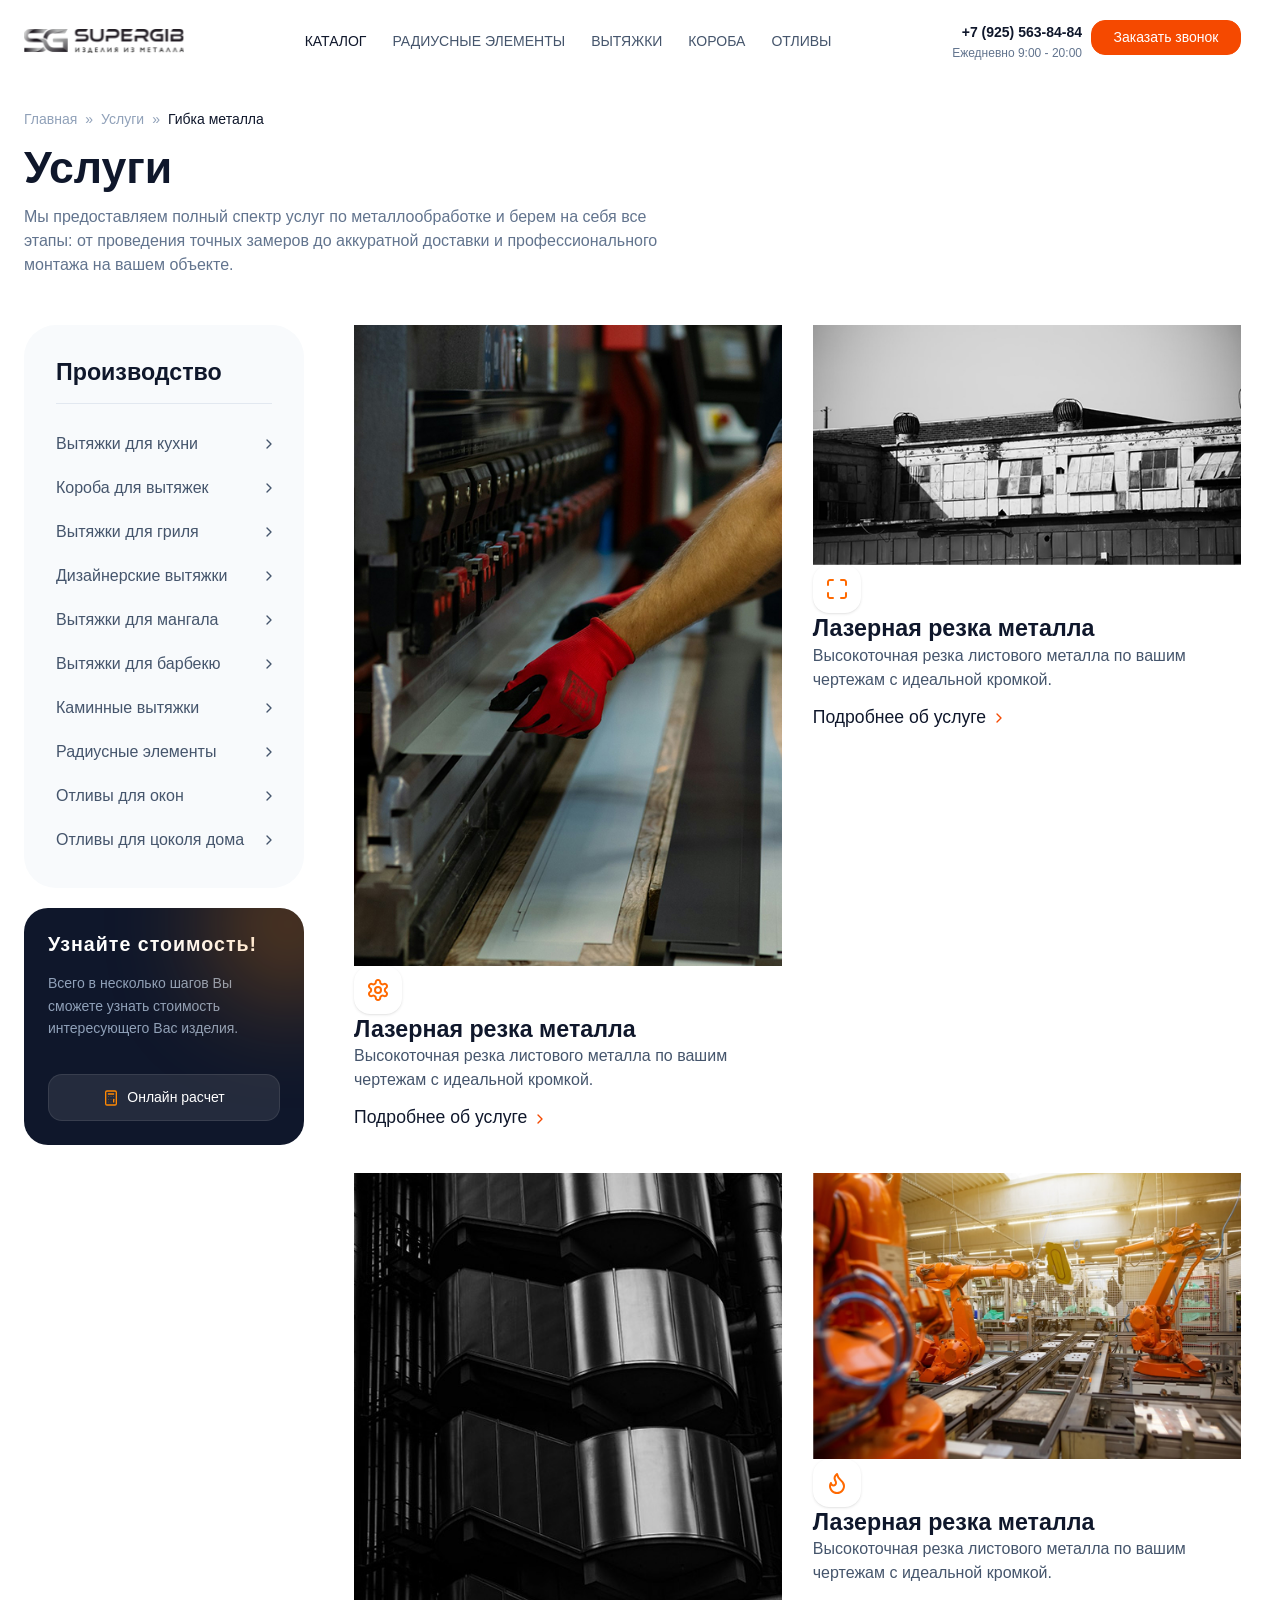
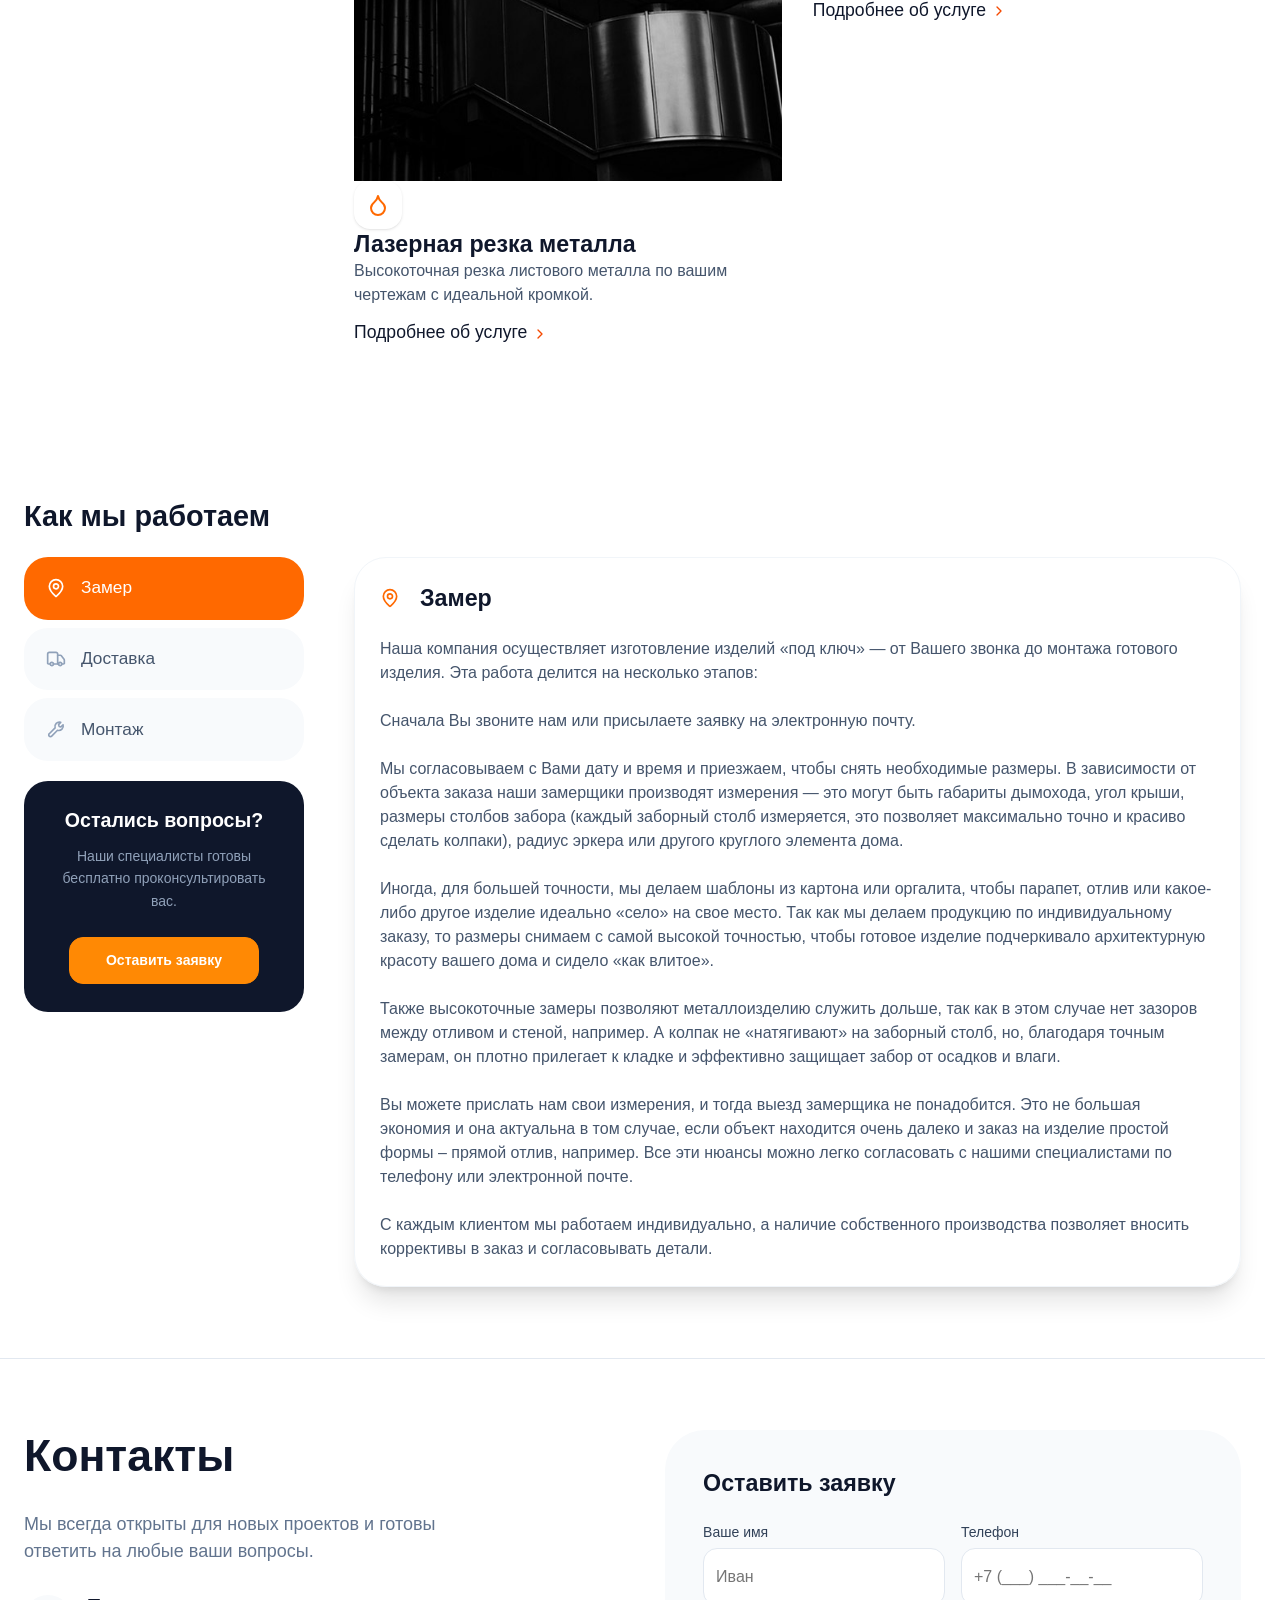
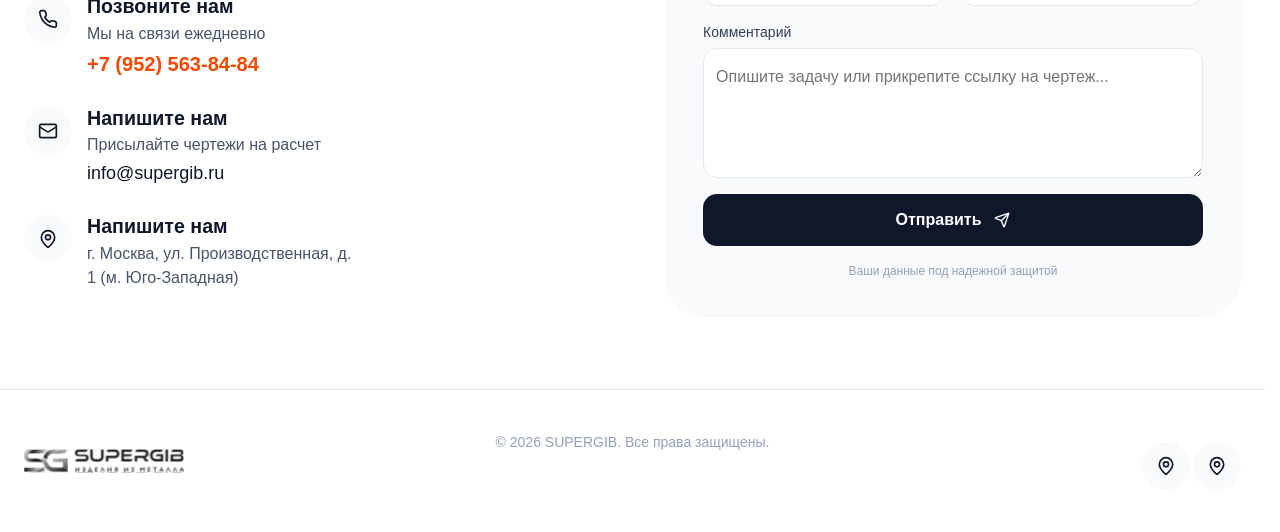
<file: service.html>
<!doctype html>
<html lang="ru">
  <head>
    <meta charset="UTF-8" />
    <meta name="viewport" content="width=device-width, initial-scale=1.0" />
    <title>SuperGib | Услуги</title>

    <link rel="stylesheet" href="./css/main.min.css" />
    <script src="./js/main.js" type="module"></script>
  </head>

  <body>
    <header class="header" data-js-header>
      <div class="header__body">
        <div class="header__body-inner container">
          <a href="/" class="header__logo logo" title="Главная">
            <img
              src="./img/logo.svg"
              alt=""
              class="logo__image"
              width="250"
              height="36"
            />
          </a>
          <a
            class="header__action-phone header__action-phone--logo"
            href="tel:+79255638484"
            >+7 (925) 563-84-84</a
          >

          <div class="header__overlay" data-js-header-overlay>
            <nav class="header__menu">
              <ul class="header__menu-list">
                <li class="header__menu-item">
                  <a href="./index.html" class="header__menu-link is-active"
                    >Каталог</a
                  >
                </li>
                <li class="header__menu-item">
                  <a href="#" class="header__menu-link">Радиусные элементы</a>
                </li>
                <li class="header__menu-item">
                  <a href="#" class="header__menu-link">Вытяжки</a>
                </li>
                <li class="header__menu-item">
                  <a href="#" class="header__menu-link">Короба</a>
                </li>
                <li class="header__menu-item">
                  <a href="#" class="header__menu-link">Отливы</a>
                </li>
              </ul>
            </nav>
            <div class="header__action">
              <div class="header__action-info">
                <a class="header__action-phone" href="tel:+79255638484"
                  >+7 (925) 563-84-84</a
                >
                <div class="header__action-time-work">
                  Ежедневно 9:00 - 20:00
                </div>
              </div>
              <a href="#" class="header__contact-us-link button button--accent"
                >Заказать звонок</a
              >
            </div>
          </div>

          <div class="header__mob-action visible-tablet">
            <a
              href="tel:+79255638484"
              class="header__contact-us-link button button--accent button--phone"
              ><img src="./icons/phone.svg" alt="Позвонить"
            /></a>
            <button
              class="burger-button"
              type="button"
              aria-label="Открыть меню"
              title="Open menu"
              data-js-header-burger-button
            >
              <svg
                class="burger-button__svg"
                width="30"
                height="30"
                viewBox="0 0 100 100"
              >
                <path
                  class="burger-button__line burger-button__line--1"
                  d="M 20,29.000046 H 80.000231 C 80.000231,29.000046 94.498839,28.817352 94.532987,66.711331 94.543142,77.980673 90.966081,81.670246 85.259173,81.668997 79.552261,81.667751 75.000211,74.999942 75.000211,74.999942 L 25.000021,25.000058"
                />
                <path
                  class="burger-button__line burger-button__line--2"
                  d="M 20,50 H 80"
                />
                <path
                  class="burger-button__line burger-button__line--3"
                  d="M 20,70.999954 H 80.000231 C 80.000231,70.999954 94.498839,71.182648 94.532987,33.288669 94.543142,22.019327 90.966081,18.329754 85.259173,18.331003 79.552261,18.332249 75.000211,25.000058 75.000211,25.000058 L 25.000021,74.999942"
                />
              </svg>
            </button>
          </div>
        </div>
      </div>
    </header>

    <main class="page">
      <div class="container">
        <header class="page-header">
          <nav class="breadcrumbs">
            <span>
              <a href="/">Главная</a> » <a href="/shop">Услуги</a> »
              <span class="breadcrumb_last" aria-current="page"
                >Гибка металла</span
              >
            </span>
          </nav>

          <h1 class="page-header__title h2">Услуги</h1>

          <div class="page-header__description">
            <p>
              Мы предоставляем полный спектр услуг по металлообработке и берем
              на себя все этапы: от проведения точных замеров до аккуратной
              доставки и профессионального монтажа на вашем объекте.
            </p>
          </div>
        </header>

        <section
          class="page__section section service"
          aria-labelledby="service-title"
        >
          <h2 class="service__title visually-hidden" id="service-title">
            Услуги компании
          </h2>
          <div
            class="layout layout--reverse-mobile layout--left-aside layout--aside-divided"
          >
            <aside class="aside layout__aside">
              <div class="aside__inner aside__inner--sticky">
                <div class="widget-production">
                  <h2 class="widget-production__title h4">Производство</h2>
                  <ul class="widget-production__list">
                    <li class="widget-production__item">
                      <a href="/" class="widget-production__link">
                        <span class="widget-production__label">
                          Вытяжки для кухни
                        </span>
                        <svg
                          width="6"
                          height="10"
                          viewBox="0 0 6 10"
                          xmlns="http://www.w3.org/2000/svg"
                          fill="none"
                          class="widget-production__icon"
                          aria-hidden="true"
                        >
                          <path
                            d="M1 1L5 5L1 9"
                            stroke="currentColor"
                            stroke-width="1.333"
                            stroke-linecap="round"
                            stroke-linejoin="round"
                          />
                        </svg>
                      </a>
                    </li>
                    <li class="widget-production__item">
                      <a href="/" class="widget-production__link">
                        <span class="widget-production__label">
                          Короба для вытяжек
                        </span>
                        <svg
                          width="6"
                          height="10"
                          viewBox="0 0 6 10"
                          xmlns="http://www.w3.org/2000/svg"
                          fill="none"
                          class="widget-production__icon"
                          aria-hidden="true"
                        >
                          <path
                            d="M1 1L5 5L1 9"
                            stroke="currentColor"
                            stroke-width="1.333"
                            stroke-linecap="round"
                            stroke-linejoin="round"
                          />
                        </svg>
                      </a>
                    </li>
                    <li class="widget-production__item">
                      <a href="/" class="widget-production__link">
                        <span class="widget-production__label">
                          Вытяжки для гриля
                        </span>
                        <svg
                          width="6"
                          height="10"
                          viewBox="0 0 6 10"
                          xmlns="http://www.w3.org/2000/svg"
                          fill="none"
                          class="widget-production__icon"
                          aria-hidden="true"
                        >
                          <path
                            d="M1 1L5 5L1 9"
                            stroke="currentColor"
                            stroke-width="1.333"
                            stroke-linecap="round"
                            stroke-linejoin="round"
                          />
                        </svg>
                      </a>
                    </li>
                    <li class="widget-production__item">
                      <a href="/" class="widget-production__link">
                        <span class="widget-production__label">
                          Дизайнерские вытяжки
                        </span>
                        <svg
                          width="6"
                          height="10"
                          viewBox="0 0 6 10"
                          xmlns="http://www.w3.org/2000/svg"
                          fill="none"
                          class="widget-production__icon"
                          aria-hidden="true"
                        >
                          <path
                            d="M1 1L5 5L1 9"
                            stroke="currentColor"
                            stroke-width="1.333"
                            stroke-linecap="round"
                            stroke-linejoin="round"
                          />
                        </svg>
                      </a>
                    </li>
                    <li class="widget-production__item">
                      <a href="/" class="widget-production__link">
                        <span class="widget-production__label">
                          Вытяжки для мангала
                        </span>
                        <svg
                          width="6"
                          height="10"
                          viewBox="0 0 6 10"
                          xmlns="http://www.w3.org/2000/svg"
                          fill="none"
                          class="widget-production__icon"
                          aria-hidden="true"
                        >
                          <path
                            d="M1 1L5 5L1 9"
                            stroke="currentColor"
                            stroke-width="1.333"
                            stroke-linecap="round"
                            stroke-linejoin="round"
                          />
                        </svg>
                      </a>
                    </li>
                    <li class="widget-production__item">
                      <a href="/" class="widget-production__link">
                        <span class="widget-production__label">
                          Вытяжки для барбекю
                        </span>
                        <svg
                          width="6"
                          height="10"
                          viewBox="0 0 6 10"
                          xmlns="http://www.w3.org/2000/svg"
                          fill="none"
                          class="widget-production__icon"
                          aria-hidden="true"
                        >
                          <path
                            d="M1 1L5 5L1 9"
                            stroke="currentColor"
                            stroke-width="1.333"
                            stroke-linecap="round"
                            stroke-linejoin="round"
                          />
                        </svg>
                      </a>
                    </li>
                    <li class="widget-production__item">
                      <a href="/" class="widget-production__link">
                        <span class="widget-production__label">
                          Каминные вытяжки
                        </span>
                        <svg
                          width="6"
                          height="10"
                          viewBox="0 0 6 10"
                          xmlns="http://www.w3.org/2000/svg"
                          fill="none"
                          class="widget-production__icon"
                          aria-hidden="true"
                        >
                          <path
                            d="M1 1L5 5L1 9"
                            stroke="currentColor"
                            stroke-width="1.333"
                            stroke-linecap="round"
                            stroke-linejoin="round"
                          />
                        </svg>
                      </a>
                    </li>
                    <li class="widget-production__item">
                      <a href="/" class="widget-production__link">
                        <span class="widget-production__label">
                          Радиусные элементы
                        </span>
                        <svg
                          width="6"
                          height="10"
                          viewBox="0 0 6 10"
                          xmlns="http://www.w3.org/2000/svg"
                          fill="none"
                          class="widget-production__icon"
                          aria-hidden="true"
                        >
                          <path
                            d="M1 1L5 5L1 9"
                            stroke="currentColor"
                            stroke-width="1.333"
                            stroke-linecap="round"
                            stroke-linejoin="round"
                          />
                        </svg>
                      </a>
                    </li>
                    <li class="widget-production__item">
                      <a href="/" class="widget-production__link">
                        <span class="widget-production__label">
                          Отливы для окон
                        </span>
                        <svg
                          width="6"
                          height="10"
                          viewBox="0 0 6 10"
                          xmlns="http://www.w3.org/2000/svg"
                          fill="none"
                          class="widget-production__icon"
                          aria-hidden="true"
                        >
                          <path
                            d="M1 1L5 5L1 9"
                            stroke="currentColor"
                            stroke-width="1.333"
                            stroke-linecap="round"
                            stroke-linejoin="round"
                          />
                        </svg>
                      </a>
                    </li>
                    <li class="widget-production__item">
                      <a href="/" class="widget-production__link">
                        <span class="widget-production__label">
                          Отливы для цоколя дома
                        </span>
                        <svg
                          width="6"
                          height="10"
                          viewBox="0 0 6 10"
                          xmlns="http://www.w3.org/2000/svg"
                          fill="none"
                          class="widget-production__icon"
                          aria-hidden="true"
                        >
                          <path
                            d="M1 1L5 5L1 9"
                            stroke="currentColor"
                            stroke-width="1.333"
                            stroke-linecap="round"
                            stroke-linejoin="round"
                          />
                        </svg>
                      </a>
                    </li>
                  </ul>
                </div>

                <div
                  class="aside__card aside__card--decor aside__card--banner-dark"
                >
                  <div class="individual-order">
                    <h2 class="individual-order__title h5">
                      Узнайте стоимость!
                    </h2>
                    <div class="individual-order__description">
                      <p>
                        Всего в несколько шагов Вы сможете узнать стоимость
                        интересующего Вас изделия.
                      </p>
                    </div>
                    <a href="/" class="button button--opacity-white">
                      <svg
                        width="16"
                        height="16"
                        viewBox="0 0 16 16"
                        xmlns="http://www.w3.org/2000/svg"
                        fill="none"
                        class="button__icon button__icon--accent"
                        aria-hidden="true"
                      >
                        <path
                          d="M12 1H4C3.26 1 2.67 1.59 2.67 2.33V13.67C2.67 14.41 3.26 15 4 15H12C12.74 15 13.33 14.41 13.33 13.67V2.33C13.33 1.59 12.74 1 12 1Z"
                          stroke="currentColor"
                          stroke-width="1.33"
                          stroke-linecap="round"
                          stroke-linejoin="round"
                        />

                        <path
                          d="M5.33 4H10.67"
                          stroke="currentColor"
                          stroke-width="1.33"
                          stroke-linecap="round"
                        />

                        <path
                          d="M10.67 9.33V12"
                          stroke="currentColor"
                          stroke-width="1.33"
                          stroke-linecap="round"
                        />

                        <circle
                          cx="5.33"
                          cy="6.67"
                          r="0.35"
                          fill="currentColor"
                        />
                        <circle cx="8" cy="6.67" r="0.35" fill="currentColor" />
                        <circle
                          cx="10.67"
                          cy="6.67"
                          r="0.35"
                          fill="currentColor"
                        />

                        <circle
                          cx="5.33"
                          cy="9.33"
                          r="0.35"
                          fill="currentColor"
                        />
                        <circle cx="8" cy="9.33" r="0.35" fill="currentColor" />

                        <circle
                          cx="5.33"
                          cy="12"
                          r="0.35"
                          fill="currentColor"
                        />
                        <circle cx="8" cy="12" r="0.35" fill="currentColor" />
                      </svg>
                      <span class="button__label">Онлайн расчет</span>
                    </a>
                  </div>
                </div>
              </div>
            </aside>
            <div class="layout__content">
              <ul class="service__list">
                <li class="service__item">
                  <article class="service-card">
                    <div class="service-card__wrapper-image">
                      <img
                        src="./img/service/image-1.jpg"
                        alt=""
                        class="service-card__image"
                        width="528"
                        height="297"
                        loading="lazy"
                        decoding="async"
                      />
                    </div>
                    <div class="service-card__info">
                      <div class="service-card__body">
                        <div
                          class="service-card__icon icon icon--cub icon--shadow icon--color-white icon--width-48"
                        >
                          <img
                            src="./icons/service/icon-1.svg"
                            alt=""
                            width="24"
                            height="24"
                            loading="lazy"
                            decoding="async"
                          />
                        </div>
                        <h2 class="service-card__title h4">
                          Лазерная резка металла
                        </h2>
                        <div class="service-card__description">
                          <p>
                            Высокоточная резка листового металла по вашим
                            чертежам с идеальной кромкой.
                          </p>
                        </div>
                      </div>

                      <a
                        class="button button--border-none service-card__link"
                        href="/"
                      >
                        <span class="button__label">Подробнее об услуге</span>
                        <svg
                          width="6"
                          height="10"
                          viewBox="0 0 6 10"
                          xmlns="http://www.w3.org/2000/svg"
                          fill="none"
                          class="button__icon"
                          aria-hidden="true"
                        >
                          <path
                            d="M1 1L5 5L1 9"
                            stroke="currentColor"
                            stroke-width="1.333"
                            stroke-linecap="round"
                            stroke-linejoin="round"
                          />
                        </svg>
                      </a>
                    </div>
                  </article>
                </li>
                <li class="service__item">
                  <article class="service-card">
                    <div class="service-card__wrapper-image">
                      <img
                        src="./img/service/image-2.jpg"
                        alt=""
                        class="service-card__image"
                        width="528"
                        height="297"
                        loading="lazy"
                        decoding="async"
                      />
                    </div>
                    <div class="service-card__info">
                      <div class="service-card__body">
                        <div
                          class="service-card__icon icon icon--cub icon--shadow icon--color-white icon--width-48"
                        >
                          <img
                            src="./icons/service/icon-2.svg"
                            alt=""
                            width="24"
                            height="24"
                            loading="lazy"
                            decoding="async"
                          />
                        </div>
                        <h2 class="service-card__title h4">
                          Лазерная резка металла
                        </h2>
                        <div class="service-card__description">
                          <p>
                            Высокоточная резка листового металла по вашим
                            чертежам с идеальной кромкой.
                          </p>
                        </div>
                      </div>

                      <a
                        class="button button--border-none service-card__link"
                        href="/"
                      >
                        <span class="button__label">Подробнее об услуге</span>
                        <svg
                          width="6"
                          height="10"
                          viewBox="0 0 6 10"
                          xmlns="http://www.w3.org/2000/svg"
                          fill="none"
                          class="button__icon"
                          aria-hidden="true"
                        >
                          <path
                            d="M1 1L5 5L1 9"
                            stroke="currentColor"
                            stroke-width="1.333"
                            stroke-linecap="round"
                            stroke-linejoin="round"
                          />
                        </svg>
                      </a>
                    </div>
                  </article>
                </li>
                <li class="service__item">
                  <article class="service-card">
                    <div class="service-card__wrapper-image">
                      <img
                        src="./img/service/image-3.jpg"
                        alt=""
                        class="service-card__image"
                        width="528"
                        height="297"
                        loading="lazy"
                        decoding="async"
                      />
                    </div>
                    <div class="service-card__info">
                      <div class="service-card__body">
                        <div
                          class="service-card__icon icon icon--cub icon--shadow icon--color-white icon--width-48"
                        >
                          <img
                            src="./icons/service/icon-3.svg"
                            alt=""
                            width="24"
                            height="24"
                            loading="lazy"
                            decoding="async"
                          />
                        </div>
                        <h2 class="service-card__title h4">
                          Лазерная резка металла
                        </h2>
                        <div class="service-card__description">
                          <p>
                            Высокоточная резка листового металла по вашим
                            чертежам с идеальной кромкой.
                          </p>
                        </div>
                      </div>

                      <a
                        class="button button--border-none service-card__link"
                        href="/"
                      >
                        <span class="button__label">Подробнее об услуге</span>
                        <svg
                          width="6"
                          height="10"
                          viewBox="0 0 6 10"
                          xmlns="http://www.w3.org/2000/svg"
                          fill="none"
                          class="button__icon"
                          aria-hidden="true"
                        >
                          <path
                            d="M1 1L5 5L1 9"
                            stroke="currentColor"
                            stroke-width="1.333"
                            stroke-linecap="round"
                            stroke-linejoin="round"
                          />
                        </svg>
                      </a>
                    </div>
                  </article>
                </li>
                <li class="service__item">
                  <article class="service-card">
                    <div class="service-card__wrapper-image">
                      <img
                        src="./img/service/image-4.jpg"
                        alt=""
                        class="service-card__image"
                        width="528"
                        height="297"
                        loading="lazy"
                        decoding="async"
                      />
                    </div>
                    <div class="service-card__info">
                      <div class="service-card__body">
                        <div
                          class="service-card__icon icon icon--cub icon--shadow icon--color-white icon--width-48"
                        >
                          <img
                            src="./icons/service/icon-4.svg"
                            alt=""
                            width="24"
                            height="24"
                            loading="lazy"
                            decoding="async"
                          />
                        </div>
                        <h2 class="service-card__title h4">
                          Лазерная резка металла
                        </h2>
                        <div class="service-card__description">
                          <p>
                            Высокоточная резка листового металла по вашим
                            чертежам с идеальной кромкой.
                          </p>
                        </div>
                      </div>

                      <a
                        class="button button--border-none service-card__link"
                        href="/"
                      >
                        <span class="button__label">Подробнее об услуге</span>
                        <svg
                          width="6"
                          height="10"
                          viewBox="0 0 6 10"
                          xmlns="http://www.w3.org/2000/svg"
                          fill="none"
                          class="button__icon"
                          aria-hidden="true"
                        >
                          <path
                            d="M1 1L5 5L1 9"
                            stroke="currentColor"
                            stroke-width="1.333"
                            stroke-linecap="round"
                            stroke-linejoin="round"
                          />
                        </svg>
                      </a>
                    </div>
                  </article>
                </li>
              </ul>
            </div>
          </div>
        </section>
        <section
          class="page__section section how-work"
          aria-labelledby="how-work-title"
        >
          <h2 class="how-work__title" id="how-work-title">Как мы работаем</h2>
          <div
            class="layout layout--tablet-collapse layout--left-aside layout--aside-big"
            data-tabs-layout
          >
            <aside class="aside layout__aside">
              <div class="aside__inner aside__inner--sticky">
                <div class="aside-tabs">
                  <nav class="aside-tabs__nav" role="tablist" data-tabs-nav>
                    <button
                      class="aside-tabs__tab is-active"
                      type="button"
                      id="tab-measurement"
                      aria-controls="panel-measurement"
                      role="tab"
                      aria-selected="true"
                      data-tabs-tab="measurement"
                    >
                      <svg
                        viewBox="0 0 20 20"
                        fill="none"
                        class="aside-tabs__icon"
                        xmlns="http://www.w3.org/2000/svg"
                        aria-hidden="true"
                      >
                        <path
                          d="M16.667 8.333c0 4.161-4.616 8.494-6.167 9.832a1 1 0 0 1-1 0C7.95 16.827 3.333 12.494 3.333 8.333c0-1.768.702-3.464 1.953-4.714A6.667 6.667 0 0 1 10 1.667a6.667 6.667 0 0 1 4.714 1.952 6.667 6.667 0 0 1 1.953 4.714Z"
                          stroke="currentColor"
                          stroke-width="1.667"
                          stroke-linecap="round"
                          stroke-linejoin="round"
                        />
                        <path
                          d="M10 10.833a2.5 2.5 0 1 0 0-5 2.5 2.5 0 0 0 0 5Z"
                          stroke="currentColor"
                          stroke-width="1.667"
                          stroke-linecap="round"
                          stroke-linejoin="round"
                        />
                      </svg>
                      <span class="aside-tabs__label">Замер</span>
                    </button>

                    <button
                      class="aside-tabs__tab"
                      type="button"
                      role="tab"
                      id="tab-delivery"
                      aria-controls="panel-delivery"
                      aria-selected="false"
                      data-tabs-tab="delivery"
                    >
                      <svg
                        viewBox="0 0 20 20"
                        fill="none"
                        class="aside-tabs__icon"
                        xmlns="http://www.w3.org/2000/svg"
                        aria-hidden="true"
                      >
                        <path
                          d="M11.667 15V5a1.667 1.667 0 0 0-1.667-1.667H3.333A1.667 1.667 0 0 0 1.667 5v9.167c0 .22.088.432.244.589.156.156.368.244.589.244h1.667"
                          stroke="currentColor"
                          stroke-width="1.667"
                          stroke-linecap="round"
                          stroke-linejoin="round"
                        />

                        <path
                          d="M12.5 15h-5"
                          stroke="currentColor"
                          stroke-width="1.667"
                          stroke-linecap="round"
                          stroke-linejoin="round"
                        />

                        <path
                          d="M15.833 15h1.667c.221 0 .433-.088.589-.244.156-.157.244-.369.244-.59v-3.04a1.667 1.667 0 0 0-.283-.94l-2.9-3.625a.833.833 0 0 0-.65-.31H11.667"
                          stroke="currentColor"
                          stroke-width="1.667"
                          stroke-linecap="round"
                          stroke-linejoin="round"
                        />

                        <path
                          d="M14.167 16.667a1.667 1.667 0 1 0 0-3.334 1.667 1.667 0 0 0 0 3.334Z"
                          stroke="currentColor"
                          stroke-width="1.667"
                          stroke-linecap="round"
                          stroke-linejoin="round"
                        />

                        <path
                          d="M5.833 16.667a1.667 1.667 0 1 0 0-3.334 1.667 1.667 0 0 0 0 3.334Z"
                          stroke="currentColor"
                          stroke-width="1.667"
                          stroke-linecap="round"
                          stroke-linejoin="round"
                        />
                      </svg>
                      <span class="aside-tabs__label">Доставка</span>
                    </button>

                    <button
                      class="aside-tabs__tab"
                      type="button"
                      role="tab"
                      id="tab-installation"
                      aria-controls="panel-installation"
                      aria-selected="false"
                      data-tabs-tab="installation"
                    >
                      <svg
                        viewBox="0 0 20 20"
                        xmlns="http://www.w3.org/2000/svg"
                        class="aside-tabs__icon"
                        aria-hidden="true"
                      >
                        <path
                          d="M14.7 2.3a4.5 4.5 0 0 0-5.6 5.6L3.3 13.7a1.7 1.7 0 1 0 2.4 2.4l5.8-5.8a4.5 4.5 0 0 0 5.6-5.6l-2.2 2.2-1.8-.5-.5-1.8 2.1-2.2Z"
                          fill="none"
                          stroke="currentColor"
                          stroke-width="1.6"
                          stroke-linecap="round"
                          stroke-linejoin="round"
                        />
                      </svg>
                      <span class="aside-tabs__label">Монтаж</span>
                    </button>
                  </nav>
                </div>

                <div class="support-card support-card--aside hidden-tablet">
                  <h3 class="support-card__title h5">Остались вопросы?</h3>
                  <div class="support-card__description">
                    <p>
                      Наши специалисты готовы бесплатно проконсультировать вас.
                    </p>
                  </div>
                  <a href="/" class="support-card__button button button--orange"
                    >Оставить заявку</a
                  >
                </div>
              </div>
            </aside>
            <div class="layout__content" data-tabs-content>
              <div
                class="content-tab is-active"
                data-tabs-panel="measurement"
                id="panel-measurement"
                aria-labelledby="tab-measurement"
                role="tabpanel"
              >
                <header class="content-tab__header">
                  <div class="icon icon--color-transparent">
                    <img
                      src="./icons/tabs/icon-1.svg"
                      alt=""
                      width="20"
                      height="20"
                      loading="lazy"
                      decoding="async"
                    />
                  </div>
                  <h3 class="content-tabs__title h4">Замер</h3>
                </header>

                <div class="content-tabs__content content">
                  <p>
                    Наша компания осуществляет изготовление изделий «под ключ» —
                    от Вашего звонка до монтажа готового изделия. Эта работа
                    делится на несколько этапов:
                  </p>

                  <p>
                    Сначала Вы звоните нам или присылаете заявку на электронную
                    почту.
                  </p>

                  <p>
                    Мы согласовываем с Вами дату и время и приезжаем, чтобы
                    снять необходимые размеры. В зависимости от объекта заказа
                    наши замерщики производят измерения — это могут быть
                    габариты дымохода, угол крыши, размеры столбов забора
                    (каждый заборный столб измеряется, это позволяет максимально
                    точно и красиво сделать колпаки), радиус эркера или другого
                    круглого элемента дома.
                  </p>

                  <p>
                    Иногда, для большей точности, мы делаем шаблоны из картона
                    или оргалита, чтобы парапет, отлив или какое-либо другое
                    изделие идеально «село» на свое место. Так как мы делаем
                    продукцию по индивидуальному заказу, то размеры снимаем с
                    самой высокой точностью, чтобы готовое изделие подчеркивало
                    архитектурную красоту вашего дома и сидело «как влитое».
                  </p>

                  <p>
                    Также высокоточные замеры позволяют металлоизделию служить
                    дольше, так как в этом случае нет зазоров между отливом и
                    стеной, например. А колпак не «натягивают» на заборный
                    столб, но, благодаря точным замерам, он плотно прилегает к
                    кладке и эффективно защищает забор от осадков и влаги.
                  </p>

                  <p>
                    Вы можете прислать нам свои измерения, и тогда выезд
                    замерщика не понадобится. Это не большая экономия и она
                    актуальна в том случае, если объект находится очень далеко и
                    заказ на изделие простой формы – прямой отлив, например. Все
                    эти нюансы можно легко согласовать с нашими специалистами по
                    телефону или электронной почте.
                  </p>

                  <p>
                    С каждым клиентом мы работаем индивидуально, а наличие
                    собственного производства позволяет вносить коррективы в
                    заказ и согласовывать детали.
                  </p>
                </div>
              </div>
              <div
                class="content-tab"
                data-tabs-panel="delivery"
                id="panel-delivery"
                aria-labelledby="tab-delivery"
                role="tabpanel"
              >
                <header class="content-tab__header">
                  <div class="icon icon--color-transparent">
                    <img
                      src="./icons/tabs/icon-2.svg"
                      alt=""
                      width="20"
                      height="20"
                      loading="lazy"
                      decoding="async"
                    />
                  </div>
                  <h3 class="content-tabs__title h4">Доставка</h3>
                </header>

                <div class="content-tabs__content content">
                  <p>
                    Наша компания осуществляет изготовление изделий «под ключ» —
                    от Вашего звонка до монтажа готового изделия. Эта работа
                    делится на несколько этапов:
                  </p>

                  <p>
                    Сначала Вы звоните нам или присылаете заявку на электронную
                    почту.
                  </p>

                  <p>
                    Мы согласовываем с Вами дату и время и приезжаем, чтобы
                    снять необходимые размеры. В зависимости от объекта заказа
                    наши замерщики производят измерения — это могут быть
                    габариты дымохода, угол крыши, размеры столбов забора
                    (каждый заборный столб измеряется, это позволяет максимально
                    точно и красиво сделать колпаки), радиус эркера или другого
                    круглого элемента дома.
                  </p>

                  <p>
                    Иногда, для большей точности, мы делаем шаблоны из картона
                    или оргалита, чтобы парапет, отлив или какое-либо другое
                    изделие идеально «село» на свое место. Так как мы делаем
                    продукцию по индивидуальному заказу, то размеры снимаем с
                    самой высокой точностью, чтобы готовое изделие подчеркивало
                    архитектурную красоту вашего дома и сидело «как влитое».
                  </p>

                  <p>
                    Также высокоточные замеры позволяют металлоизделию служить
                    дольше, так как в этом случае нет зазоров между отливом и
                    стеной, например. А колпак не «натягивают» на заборный
                    столб, но, благодаря точным замерам, он плотно прилегает к
                    кладке и эффективно защищает забор от осадков и влаги.
                  </p>

                  <p>
                    Вы можете прислать нам свои измерения, и тогда выезд
                    замерщика не понадобится. Это не большая экономия и она
                    актуальна в том случае, если объект находится очень далеко и
                    заказ на изделие простой формы – прямой отлив, например. Все
                    эти нюансы можно легко согласовать с нашими специалистами по
                    телефону или электронной почте.
                  </p>

                  <p>
                    С каждым клиентом мы работаем индивидуально, а наличие
                    собственного производства позволяет вносить коррективы в
                    заказ и согласовывать детали.
                  </p>
                </div>
              </div>
              <div
                class="content-tab"
                data-tabs-panel="installation"
                id="panel-installation"
                aria-labelledby="tab-installation"
                role="tabpanel"
              >
                <header class="content-tab__header">
                  <div class="icon icon--color-transparent">
                    <img
                      src="./icons/tabs/icon-3.svg"
                      alt=""
                      width="20"
                      height="20"
                      loading="lazy"
                      decoding="async"
                    />
                  </div>
                  <h3 class="content-tabs__title h4">Монтаж</h3>
                </header>

                <div class="content-tabs__content content">
                  <p>
                    Наша компания осуществляет изготовление изделий «под ключ» —
                    от Вашего звонка до монтажа готового изделия. Эта работа
                    делится на несколько этапов:
                  </p>

                  <p>
                    Сначала Вы звоните нам или присылаете заявку на электронную
                    почту.
                  </p>

                  <p>
                    Мы согласовываем с Вами дату и время и приезжаем, чтобы
                    снять необходимые размеры. В зависимости от объекта заказа
                    наши замерщики производят измерения — это могут быть
                    габариты дымохода, угол крыши, размеры столбов забора
                    (каждый заборный столб измеряется, это позволяет максимально
                    точно и красиво сделать колпаки), радиус эркера или другого
                    круглого элемента дома.
                  </p>

                  <p>
                    Иногда, для большей точности, мы делаем шаблоны из картона
                    или оргалита, чтобы парапет, отлив или какое-либо другое
                    изделие идеально «село» на свое место. Так как мы делаем
                    продукцию по индивидуальному заказу, то размеры снимаем с
                    самой высокой точностью, чтобы готовое изделие подчеркивало
                    архитектурную красоту вашего дома и сидело «как влитое».
                  </p>

                  <p>
                    Также высокоточные замеры позволяют металлоизделию служить
                    дольше, так как в этом случае нет зазоров между отливом и
                    стеной, например. А колпак не «натягивают» на заборный
                    столб, но, благодаря точным замерам, он плотно прилегает к
                    кладке и эффективно защищает забор от осадков и влаги.
                  </p>

                  <p>
                    Вы можете прислать нам свои измерения, и тогда выезд
                    замерщика не понадобится. Это не большая экономия и она
                    актуальна в том случае, если объект находится очень далеко и
                    заказ на изделие простой формы – прямой отлив, например. Все
                    эти нюансы можно легко согласовать с нашими специалистами по
                    телефону или электронной почте.
                  </p>

                  <p>
                    С каждым клиентом мы работаем индивидуально, а наличие
                    собственного производства позволяет вносить коррективы в
                    заказ и согласовывать детали.
                  </p>
                </div>
              </div>
            </div>
            <div class="support-card visible-tablet">
              <h3 class="support-card__title h4">Остались вопросы?</h3>
              <div class="support-card__description">
                <p>
                  Наши специалисты готовы бесплатно проконсультировать вас,
                  провести замеры и помочь с выбором решения.
                </p>
              </div>
              <a href="/" class="support-card__button button button--orange"
                >Оставить заявку</a
              >
            </div>
          </div>
        </section>
      </div>
    </main>

    <footer class="footer">
      <div class="footer__body">
        <div class="footer__body-inner container">
          <div class="footer__info">
            <h2 class="footer__title">Контакты</h2>
            <div class="footer__description">
              <p>
                Мы всегда открыты для новых проектов и готовы ответить на любые
                ваши вопросы.
              </p>
            </div>
            <div class="footer__contact">
              <ul class="footer__contact-list">
                <li class="footer__contact-item">
                  <div class="icon icon--color-gray">
                    <img
                      src="./icons/footer/icon-1.svg"
                      alt="Телефон"
                      width="20"
                      height="20"
                      loading="lazy"
                    />
                  </div>
                  <div class="footer__contact-item-info">
                    <h3 class="h5 footer__contact-item-title">Позвоните нам</h3>
                    <div class="footer__contact-item-description">
                      Мы на связи ежедневно
                    </div>
                    <a
                      class="footer__contact-item-phone"
                      href="tel:+79525638484"
                      >+7 (952) 563-84-84</a
                    >
                  </div>
                </li>
                <li class="footer__contact-item">
                  <div class="icon icon--color-gray">
                    <img
                      src="./icons/footer/icon-2.svg"
                      alt="Почта"
                      width="20"
                      height="20"
                      loading="lazy"
                    />
                  </div>
                  <div class="footer__contact-item-info">
                    <h3 class="h5 footer__contact-item-title">Напишите нам</h3>
                    <div class="footer__contact-item-description">
                      Присылайте чертежи на расчет
                    </div>
                    <a
                      class="footer__contact-item-email"
                      href="mailto:info@supergib.ru"
                      >info@supergib.ru</a
                    >
                  </div>
                </li>
                <li class="footer__contact-item">
                  <div class="icon icon--color-gray">
                    <img
                      src="./icons/footer/icon-3.svg"
                      alt="Адрес"
                      width="20"
                      height="20"
                      loading="lazy"
                    />
                  </div>
                  <div class="footer__contact-item-info">
                    <h3 class="h5 footer__contact-item-title">Напишите нам</h3>
                    <div class="footer__contact-item-adress">
                      г. Москва, ул. Производственная, д. 1 (м. Юго-Западная)
                    </div>
                  </div>
                </li>
              </ul>
            </div>
          </div>
          <div class="footer__form">
            <form
              class="form form--request"
              action="#"
              method="post"
              novalidate
            >
              <div class="form__inner">
                <h2 class="form__title h4">Оставить заявку</h2>

                <!-- Два поля в ряд -->
                <div class="form__row form__row--cols-2">
                  <div class="form__field">
                    <label class="form__label" for="name">Ваше имя</label>
                    <input
                      class="form__input"
                      type="text"
                      id="name"
                      name="name"
                      placeholder="Иван"
                      autocomplete="name"
                      required
                    />
                  </div>

                  <div class="form__field">
                    <label class="form__label" for="phone">Телефон</label>
                    <input
                      class="form__input"
                      type="tel"
                      id="phone"
                      name="phone"
                      placeholder="+7 (___) ___-__-__"
                      autocomplete="tel"
                      required
                    />
                  </div>
                </div>

                <!-- Комментарий -->
                <div class="form__field">
                  <label class="form__label" for="comment">Комментарий</label>
                  <textarea
                    class="form__textarea"
                    id="comment"
                    name="comment"
                    placeholder="Опишите задачу или прикрепите ссылку на чертеж..."
                    rows="4"
                  ></textarea>
                </div>

                <!-- Кнопка -->
                <div class="form__actions">
                  <button class="form__submit" type="submit">
                    <span>Отправить</span
                    ><img
                      src="/icons/mail.svg"
                      width="16"
                      height="16"
                      loading="lazy"
                      alt="Отправить"
                    />
                  </button>
                </div>

                <!-- Текст под кнопкой -->
                <div class="form__privacy">
                  Ваши данные под надежной защитой
                </div>
              </div>
            </form>
          </div>
        </div>
      </div>
      <div class="footer__bottom">
        <div class="footer__bottom-inner container">
          <a href="/" class="footer__logo logo" title="Главная">
            <img
              src="./img/logo.svg"
              alt=""
              class="logo__image"
              width="250"
              height="36"
            />
          </a>
          <div class="footer__bottom-private">
            <p>© 2026 SUPERGIB. Все права защищены.</p>
          </div>
          <div class="footer__bottom-soc1als">
            <a href="/" class="icon icon--color-gray icon--active">
              <img
                src="./icons/footer/icon-3.svg"
                alt="Адрес"
                width="20"
                height="20"
                loading="lazy"
              />
            </a>
            <a href="/" class="icon icon--color-gray icon--active">
              <img
                src="./icons/footer/icon-3.svg"
                alt="Адрес"
                width="20"
                height="20"
                loading="lazy"
              />
            </a>
          </div>
        </div>
      </div>
    </footer>
  </body>
</html>
</file>
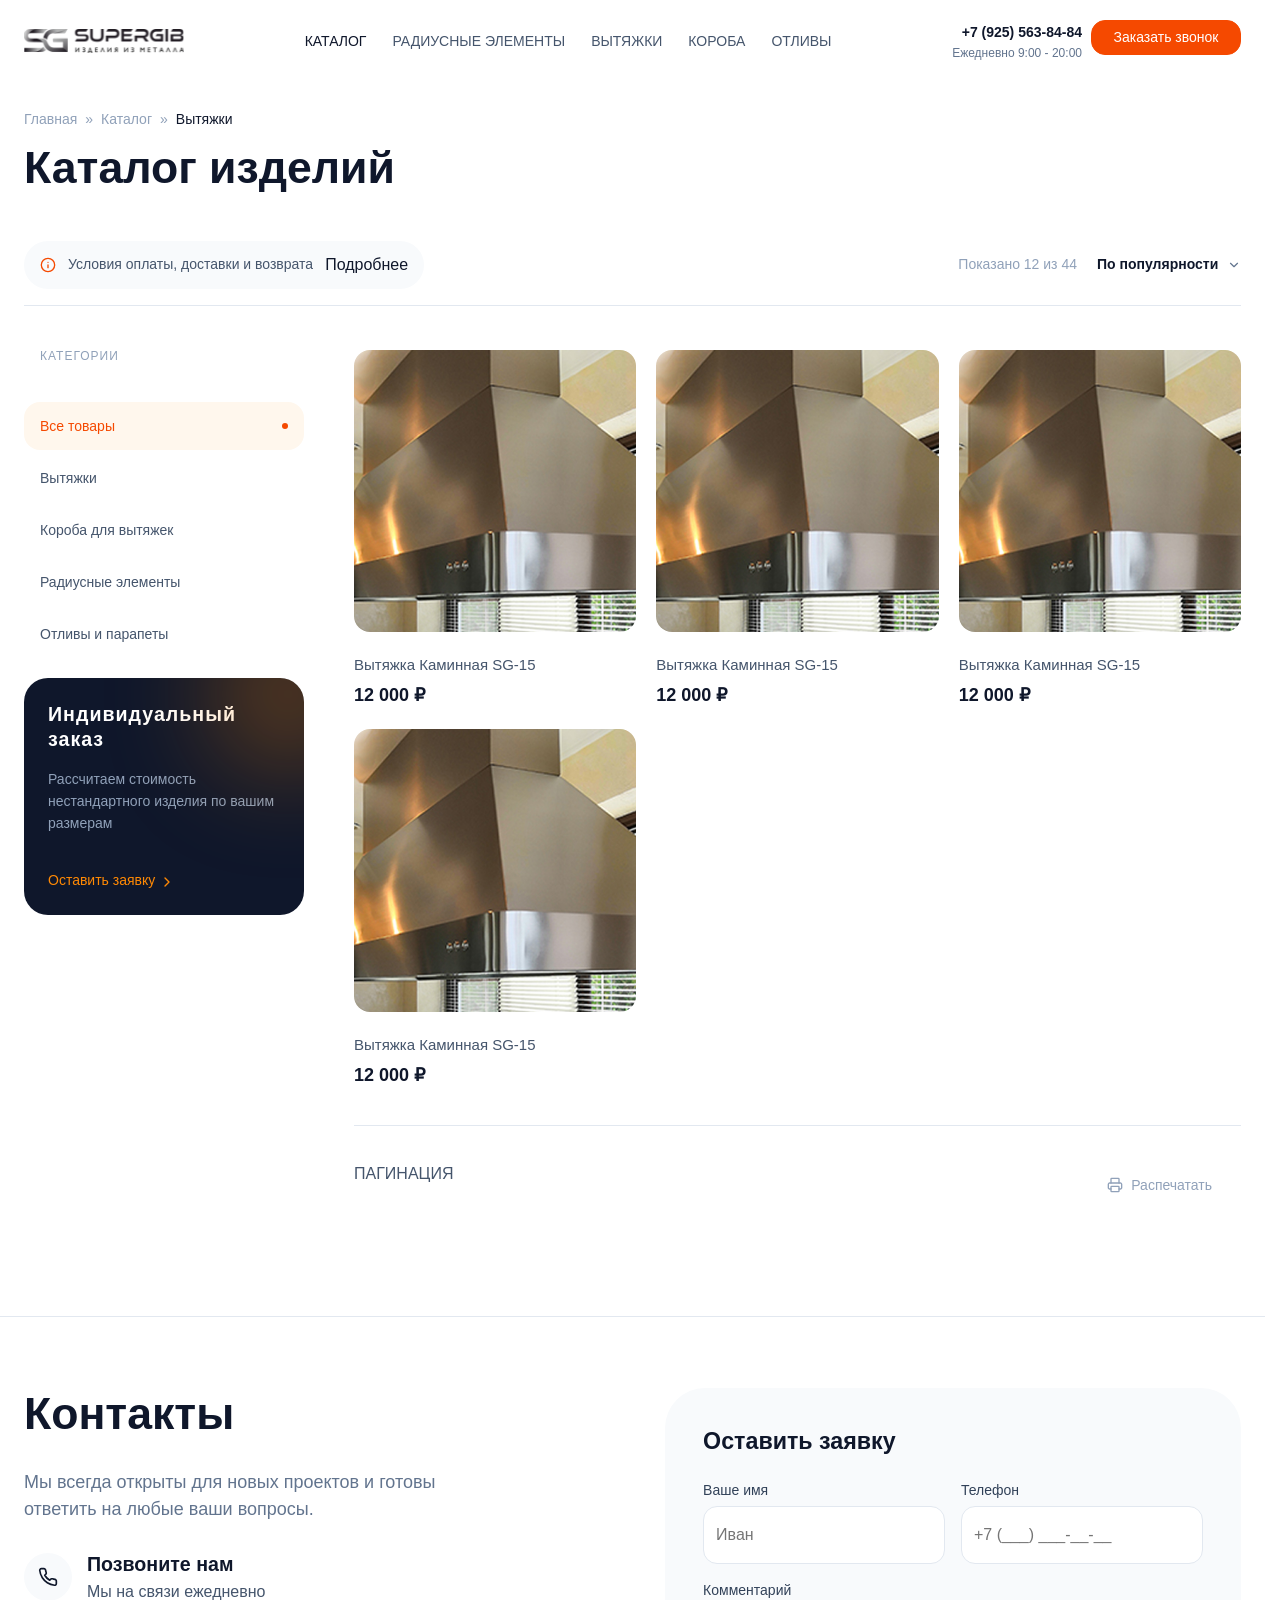
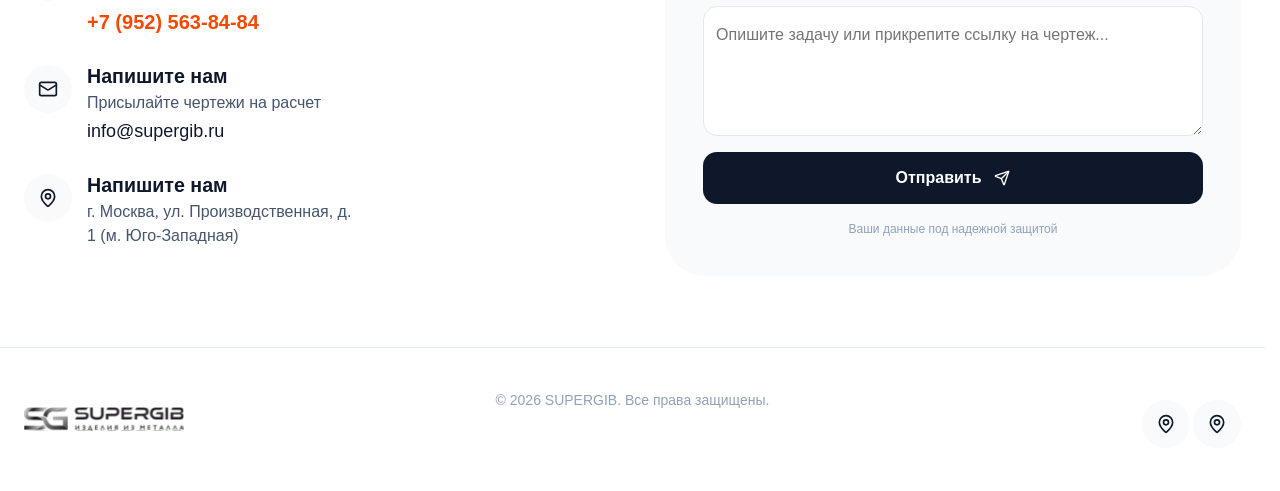
<file: shop.html>
<!doctype html>
<html lang="ru">
  <head>
    <meta charset="UTF-8" />
    <meta name="viewport" content="width=device-width, initial-scale=1.0" />
    <title>SuperGib | Каталог</title>

    <link rel="stylesheet" href="./css/main.min.css" />
    <script src="./js/main.js" type="module"></script>
  </head>

  <body>
    <header class="header" data-js-header>
      <div class="header__body">
        <div class="header__body-inner container">
          <a href="/" class="header__logo logo" title="Главная">
            <img
              src="./img/logo.svg"
              alt=""
              class="logo__image"
              width="250"
              height="36"
            />
          </a>
          <a
            class="header__action-phone header__action-phone--logo"
            href="tel:+79255638484"
            >+7 (925) 563-84-84</a
          >

          <div class="header__overlay" data-js-header-overlay>
            <nav class="header__menu">
              <ul class="header__menu-list">
                <li class="header__menu-item">
                  <a href="./index.html" class="header__menu-link is-active"
                    >Каталог</a
                  >
                </li>
                <li class="header__menu-item">
                  <a href="#" class="header__menu-link">Радиусные элементы</a>
                </li>
                <li class="header__menu-item">
                  <a href="#" class="header__menu-link">Вытяжки</a>
                </li>
                <li class="header__menu-item">
                  <a href="#" class="header__menu-link">Короба</a>
                </li>
                <li class="header__menu-item">
                  <a href="#" class="header__menu-link">Отливы</a>
                </li>
              </ul>
            </nav>
            <div class="header__action">
              <div class="header__action-info">
                <a class="header__action-phone" href="tel:+79255638484"
                  >+7 (925) 563-84-84</a
                >
                <div class="header__action-time-work">
                  Ежедневно 9:00 - 20:00
                </div>
              </div>
              <a href="#" class="header__contact-us-link button button--accent"
                >Заказать звонок</a
              >
            </div>
          </div>

          <div class="header__mob-action visible-tablet">
            <a
              href="tel:+79255638484"
              class="header__contact-us-link button button--accent button--phone"
              ><img src="./icons/phone.svg" alt="Позвонить"
            /></a>
            <button
              class="burger-button"
              type="button"
              aria-label="Открыть меню"
              title="Open menu"
              data-js-header-burger-button
            >
              <svg
                class="burger-button__svg"
                width="30"
                height="30"
                viewBox="0 0 100 100"
              >
                <path
                  class="burger-button__line burger-button__line--1"
                  d="M 20,29.000046 H 80.000231 C 80.000231,29.000046 94.498839,28.817352 94.532987,66.711331 94.543142,77.980673 90.966081,81.670246 85.259173,81.668997 79.552261,81.667751 75.000211,74.999942 75.000211,74.999942 L 25.000021,25.000058"
                />
                <path
                  class="burger-button__line burger-button__line--2"
                  d="M 20,50 H 80"
                />
                <path
                  class="burger-button__line burger-button__line--3"
                  d="M 20,70.999954 H 80.000231 C 80.000231,70.999954 94.498839,71.182648 94.532987,33.288669 94.543142,22.019327 90.966081,18.329754 85.259173,18.331003 79.552261,18.332249 75.000211,25.000058 75.000211,25.000058 L 25.000021,74.999942"
                />
              </svg>
            </button>
          </div>
        </div>
      </div>
    </header>

    <main>
      <div class="container">
        <header class="page-header">
          <nav class="breadcrumbs">
            <span>
              <a href="/">Главная</a> » <a href="/shop">Каталог</a> »
              <span class="breadcrumb_last" aria-current="page">Вытяжки</span>
            </span>
          </nav>

          <h1 class="page-header__title h2">Каталог изделий</h1>
        </header>

        <section class="section section--page-first shop">
          <div class="shop__toolbar">
            <div class="shop__toolbar-left">
              <div class="shop__info">
                <div class="shop__info-wrap">
                  <svg
                    class="shop__info-icon"
                    viewBox="0 0 16 16"
                    fill="none"
                    xmlns="http://www.w3.org/2000/svg"
                  >
                    <path
                      d="M8 14.6667C11.6819 14.6667 14.6667 11.6819 14.6667 8C14.6667 4.3181 11.6819 1.3333 8 1.3333C4.3181 1.3333 1.3333 4.3181 1.3333 8C1.3333 11.6819 4.3181 14.6667 8 14.6667Z"
                    />
                    <path d="M8 10.6667V8" />
                    <path d="M8 5.3333H8.0067" />
                  </svg>
                  <span class="shop__info-text"
                    >Условия оплаты, доставки и возврата</span
                  >
                </div>
                <a href="#" class="shop__info-link">Подробнее</a>
              </div>
            </div>

            <div class="shop__toolbar-right">
              <div class="shop__result-count">Показано 12 из 44</div>

              <div class="shop__sort">
                <label class="visually-hidden" for="sort-shop">
                  Сортировка:
                </label>

                <select class="shop__sort-select" id="sort-shop">
                  <option value="popularity">По популярности</option>
                  <option value="price-asc">Сначала дешевле</option>
                  <option value="price-desc">Сначала дороже</option>
                </select>
              </div>
            </div>
          </div>

          <div class="layout layout--left-aside">
            <aside class="aside layout__aside layout__aside--left">
              <div class="aside__inner aside__inner--sticky">
                <div class="aside__card aside__card--mini">
                  <h2 class="widget-title">Категории</h2>
                  <ul class="product-categories">
                    <li class="cat-item current-cat">
                      <a href="/category/chairs">Все товары</a>
                    </li>
                    <li class="cat-item">
                      <a href="/category/chairs">Вытяжки</a>
                    </li>

                    <li class="cat-item">
                      <a href="/category/tables">Короба для вытяжек</a>
                    </li>

                    <li class="cat-item">
                      <a href="/category/sofas">Радиусные элементы</a>
                    </li>

                    <li class="cat-item">
                      <a href="/category/sofas">Отливы и парапеты</a>
                    </li>
                  </ul>
                </div>
                <div
                  class="aside__card aside__card--decor aside__card--banner-dark"
                >
                  <a href="/" class="individual-order">
                    <h2 class="individual-order__title h5">
                      Индивидуальный заказ
                    </h2>
                    <div class="individual-order__description">
                      <p>
                        Рассчитаем стоимость нестандартного изделия по вашим
                        размерам
                      </p>
                    </div>
                    <span class="individual-order__psevdo-link"
                      >Оставить заявку</span
                    >
                  </a>
                </div>
              </div>
            </aside>

            <!-- Контент -->
            <div class="layout__content">
              <!-- Сетка товаров -->

              <ul class="products grid grid--cols-3">
                <li class="product type-product">
                  <a href="#" class="product-card">
                    <div class="product-card__media">
                      <div class="product-card__image-wrapper">
                        <img
                          src="./img/catalog/image-1.jpg"
                          alt="Вытяжка Каминная SG-15"
                          class="product-card__image"
                          width="370"
                          height="370"
                          loading="lazy"
                          decoding="async"
                        />
                        <div class="product-card__overlay">
                          <div class="product-card__overlay-inner">
                            <span
                              class="product-card__add-to-cart button button--product-card"
                            >
                              <svg
                                class="icon icon--card icon--color-transparent"
                                viewBox="0 0 30 25"
                                fill="none"
                                stroke="currentColor"
                                stroke-width="2"
                                stroke-linecap="round"
                                stroke-linejoin="round"
                                aria-hidden="true"
                              >
                                <circle cx="9" cy="21" r="1" />
                                <circle cx="20" cy="21" r="1" />
                                <path
                                  d="M1 1h4l2.68 13.39a2 2 0 0 0 2 1.61h9.72a2 2 0 0 0 2-1.61L23 6H6"
                                />
                              </svg>
                              <span>В корзину</span>
                            </span>
                          </div>
                        </div>
                      </div>
                    </div>
                    <div class="product-card__info">
                      <h3 class="product-card__title">
                        Вытяжка Каминная SG-15
                      </h3>
                      <div class="product-card__price">12 000 ₽</div>
                    </div>
                  </a>
                </li>
                <li class="product type-product">
                  <a href="#" class="product-card">
                    <div class="product-card__media">
                      <div class="product-card__image-wrapper">
                        <img
                          src="./img/catalog/image-1.jpg"
                          alt="Вытяжка Каминная SG-15"
                          class="product-card__image"
                          width="370"
                          height="370"
                          loading="lazy"
                          decoding="async"
                        />
                        <div class="product-card__overlay">
                          <div class="product-card__overlay-inner">
                            <span
                              class="product-card__add-to-cart button button--product-card"
                            >
                              <svg
                                class="icon icon--card icon--color-transparent"
                                viewBox="0 0 30 25"
                                fill="none"
                                stroke="currentColor"
                                stroke-width="2"
                                stroke-linecap="round"
                                stroke-linejoin="round"
                                aria-hidden="true"
                              >
                                <circle cx="9" cy="21" r="1" />
                                <circle cx="20" cy="21" r="1" />
                                <path
                                  d="M1 1h4l2.68 13.39a2 2 0 0 0 2 1.61h9.72a2 2 0 0 0 2-1.61L23 6H6"
                                />
                              </svg>
                              <span>В корзину</span>
                            </span>
                          </div>
                        </div>
                      </div>
                    </div>
                    <div class="product-card__info">
                      <h3 class="product-card__title">
                        Вытяжка Каминная SG-15
                      </h3>
                      <div class="product-card__price">12 000 ₽</div>
                    </div>
                  </a>
                </li>
                <li class="product type-product">
                  <a href="#" class="product-card">
                    <div class="product-card__media">
                      <div class="product-card__image-wrapper">
                        <img
                          src="./img/catalog/image-1.jpg"
                          alt="Вытяжка Каминная SG-15"
                          class="product-card__image"
                          width="370"
                          height="370"
                          loading="lazy"
                          decoding="async"
                        />
                        <div class="product-card__overlay">
                          <div class="product-card__overlay-inner">
                            <span
                              class="product-card__add-to-cart button button--product-card"
                            >
                              <svg
                                class="icon icon--card icon--color-transparent"
                                viewBox="0 0 30 25"
                                fill="none"
                                stroke="currentColor"
                                stroke-width="2"
                                stroke-linecap="round"
                                stroke-linejoin="round"
                                aria-hidden="true"
                              >
                                <circle cx="9" cy="21" r="1" />
                                <circle cx="20" cy="21" r="1" />
                                <path
                                  d="M1 1h4l2.68 13.39a2 2 0 0 0 2 1.61h9.72a2 2 0 0 0 2-1.61L23 6H6"
                                />
                              </svg>
                              <span>В корзину</span>
                            </span>
                          </div>
                        </div>
                      </div>
                    </div>
                    <div class="product-card__info">
                      <h3 class="product-card__title">
                        Вытяжка Каминная SG-15
                      </h3>
                      <div class="product-card__price">12 000 ₽</div>
                    </div>
                  </a>
                </li>
                <li class="product type-product">
                  <a href="#" class="product-card">
                    <div class="product-card__media">
                      <div class="product-card__image-wrapper">
                        <img
                          src="./img/catalog/image-1.jpg"
                          alt="Вытяжка Каминная SG-15"
                          class="product-card__image"
                          width="370"
                          height="370"
                          loading="lazy"
                          decoding="async"
                        />
                        <div class="product-card__overlay">
                          <div class="product-card__overlay-inner">
                            <span
                              class="product-card__add-to-cart button button--product-card"
                            >
                              <svg
                                class="icon icon--card icon--color-transparent"
                                viewBox="0 0 30 25"
                                fill="none"
                                stroke="currentColor"
                                stroke-width="2"
                                stroke-linecap="round"
                                stroke-linejoin="round"
                                aria-hidden="true"
                              >
                                <circle cx="9" cy="21" r="1" />
                                <circle cx="20" cy="21" r="1" />
                                <path
                                  d="M1 1h4l2.68 13.39a2 2 0 0 0 2 1.61h9.72a2 2 0 0 0 2-1.61L23 6H6"
                                />
                              </svg>
                              <span>В корзину</span>
                            </span>
                          </div>
                        </div>
                      </div>
                    </div>
                    <div class="product-card__info">
                      <h3 class="product-card__title">
                        Вытяжка Каминная SG-15
                      </h3>
                      <div class="product-card__price">12 000 ₽</div>
                    </div>
                  </a>
                </li>
              </ul>
              <!-- Нижняя панель -->
              <div class="shop__bottom">
                <div class="shop__pagination">ПАГИНАЦИЯ</div>

                <div class="shop__print">
                  <button class="shop__print-button button button--white">
                    <svg
                      class="button__icon button__icon--white"
                      viewBox="0 0 16 16"
                      fill="none"
                      stroke="currentColor"
                      stroke-width="1.333"
                      stroke-linecap="round"
                      stroke-linejoin="round"
                      aria-hidden="true"
                    >
                      <path
                        d="M4 12H2.667A1.333 1.333 0 0 1 1.333 10.667V7.333A1.333 1.333 0 0 1 2.667 6h10.666a1.333 1.333 0 0 1 1.334 1.333v3.334A1.333 1.333 0 0 1 13.333 12H12"
                      />

                      <path
                        d="M4 6V2A.667.667 0 0 1 4.667 1.333h6.666A.667.667 0 0 1 12 2v4"
                      />

                      <rect
                        x="4"
                        y="9.333"
                        width="8"
                        height="5.333"
                        rx=".667"
                      />
                    </svg>
                    <span class="button__lable">Распечатать</span>
                  </button>
                </div>
              </div>
            </div>
          </div>
        </section>
      </div>
    </main>

    <footer class="footer">
      <div class="footer__body">
        <div class="footer__body-inner container">
          <div class="footer__info">
            <h2 class="footer__title">Контакты</h2>
            <div class="footer__description">
              <p>
                Мы всегда открыты для новых проектов и готовы ответить на любые
                ваши вопросы.
              </p>
            </div>
            <div class="footer__contact">
              <ul class="footer__contact-list">
                <li class="footer__contact-item">
                  <div class="icon icon--color-gray">
                    <img
                      src="./icons/footer/icon-1.svg"
                      alt="Телефон"
                      width="20"
                      height="20"
                      loading="lazy"
                    />
                  </div>
                  <div class="footer__contact-item-info">
                    <h3 class="h5 footer__contact-item-title">Позвоните нам</h3>
                    <div class="footer__contact-item-description">
                      Мы на связи ежедневно
                    </div>
                    <a
                      class="footer__contact-item-phone"
                      href="tel:+79525638484"
                      >+7 (952) 563-84-84</a
                    >
                  </div>
                </li>
                <li class="footer__contact-item">
                  <div class="icon icon--color-gray">
                    <img
                      src="./icons/footer/icon-2.svg"
                      alt="Почта"
                      width="20"
                      height="20"
                      loading="lazy"
                    />
                  </div>
                  <div class="footer__contact-item-info">
                    <h3 class="h5 footer__contact-item-title">Напишите нам</h3>
                    <div class="footer__contact-item-description">
                      Присылайте чертежи на расчет
                    </div>
                    <a
                      class="footer__contact-item-email"
                      href="mailto:info@supergib.ru"
                      >info@supergib.ru</a
                    >
                  </div>
                </li>
                <li class="footer__contact-item">
                  <div class="icon icon--color-gray">
                    <img
                      src="./icons/footer/icon-3.svg"
                      alt="Адрес"
                      width="20"
                      height="20"
                      loading="lazy"
                    />
                  </div>
                  <div class="footer__contact-item-info">
                    <h3 class="h5 footer__contact-item-title">Напишите нам</h3>
                    <div class="footer__contact-item-adress">
                      г. Москва, ул. Производственная, д. 1 (м. Юго-Западная)
                    </div>
                  </div>
                </li>
              </ul>
            </div>
          </div>
          <div class="footer__form">
            <form
              class="form form--request"
              action="#"
              method="post"
              novalidate
            >
              <div class="form__inner">
                <h2 class="form__title h4">Оставить заявку</h2>

                <!-- Два поля в ряд -->
                <div class="form__row form__row--cols-2">
                  <div class="form__field">
                    <label class="form__label" for="name">Ваше имя</label>
                    <input
                      class="form__input"
                      type="text"
                      id="name"
                      name="name"
                      placeholder="Иван"
                      autocomplete="name"
                      required
                    />
                  </div>

                  <div class="form__field">
                    <label class="form__label" for="phone">Телефон</label>
                    <input
                      class="form__input"
                      type="tel"
                      id="phone"
                      name="phone"
                      placeholder="+7 (___) ___-__-__"
                      autocomplete="tel"
                      required
                    />
                  </div>
                </div>

                <!-- Комментарий -->
                <div class="form__field">
                  <label class="form__label" for="comment">Комментарий</label>
                  <textarea
                    class="form__textarea"
                    id="comment"
                    name="comment"
                    placeholder="Опишите задачу или прикрепите ссылку на чертеж..."
                    rows="4"
                  ></textarea>
                </div>

                <!-- Кнопка -->
                <div class="form__actions">
                  <button class="form__submit" type="submit">
                    <span>Отправить</span
                    ><img
                      src="/icons/mail.svg"
                      width="16"
                      height="16"
                      loading="lazy"
                      alt="Отправить"
                    />
                  </button>
                </div>

                <!-- Текст под кнопкой -->
                <div class="form__privacy">
                  Ваши данные под надежной защитой
                </div>
              </div>
            </form>
          </div>
        </div>
      </div>
      <div class="footer__bottom">
        <div class="footer__bottom-inner container">
          <a href="/" class="footer__logo logo" title="Главная">
            <img
              src="./img/logo.svg"
              alt=""
              class="logo__image"
              width="250"
              height="36"
            />
          </a>
          <div class="footer__bottom-private">
            <p>© 2026 SUPERGIB. Все права защищены.</p>
          </div>
          <div class="footer__bottom-soc1als">
            <a href="/" class="icon icon--color-gray icon--active">
              <img
                src="./icons/footer/icon-3.svg"
                alt="Адрес"
                width="20"
                height="20"
                loading="lazy"
              />
            </a>
            <a href="/" class="icon icon--color-gray icon--active">
              <img
                src="./icons/footer/icon-3.svg"
                alt="Адрес"
                width="20"
                height="20"
                loading="lazy"
              />
            </a>
          </div>
        </div>
      </div>
    </footer>
  </body>
</html>
</file>
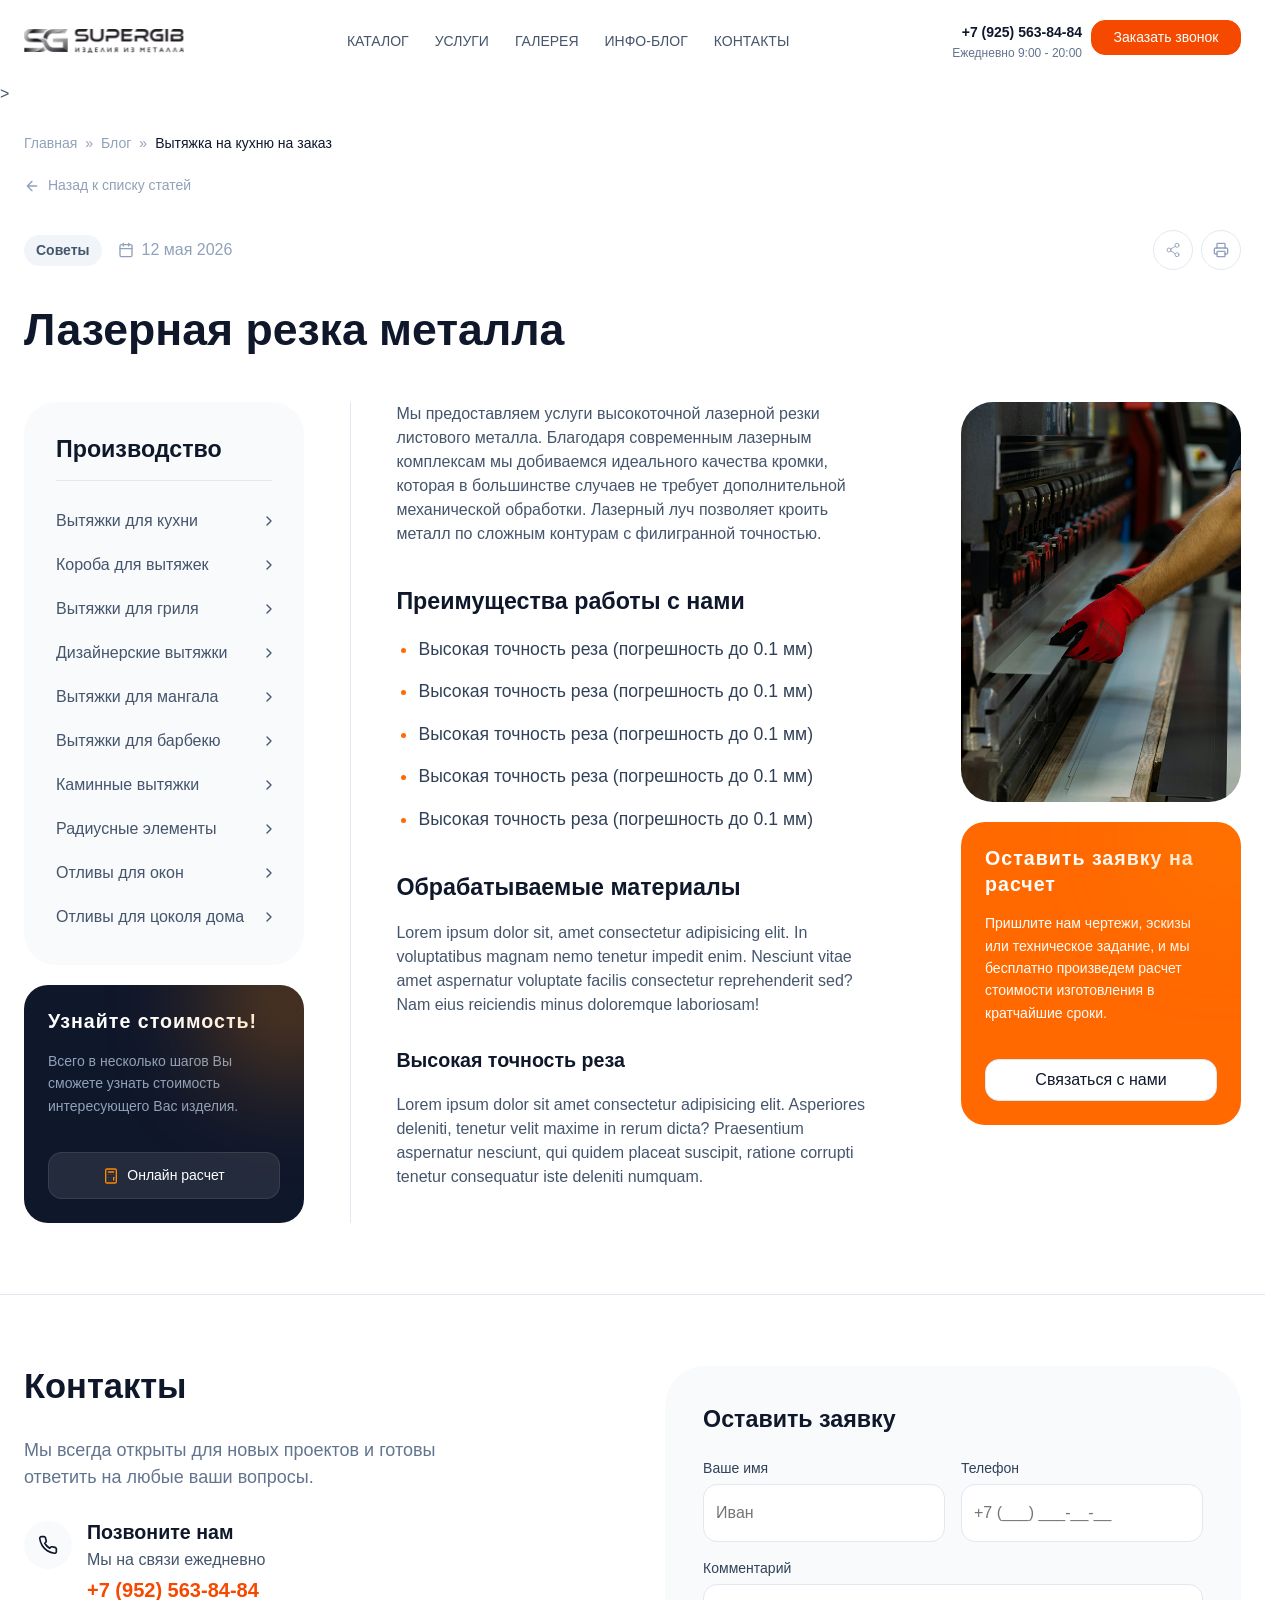
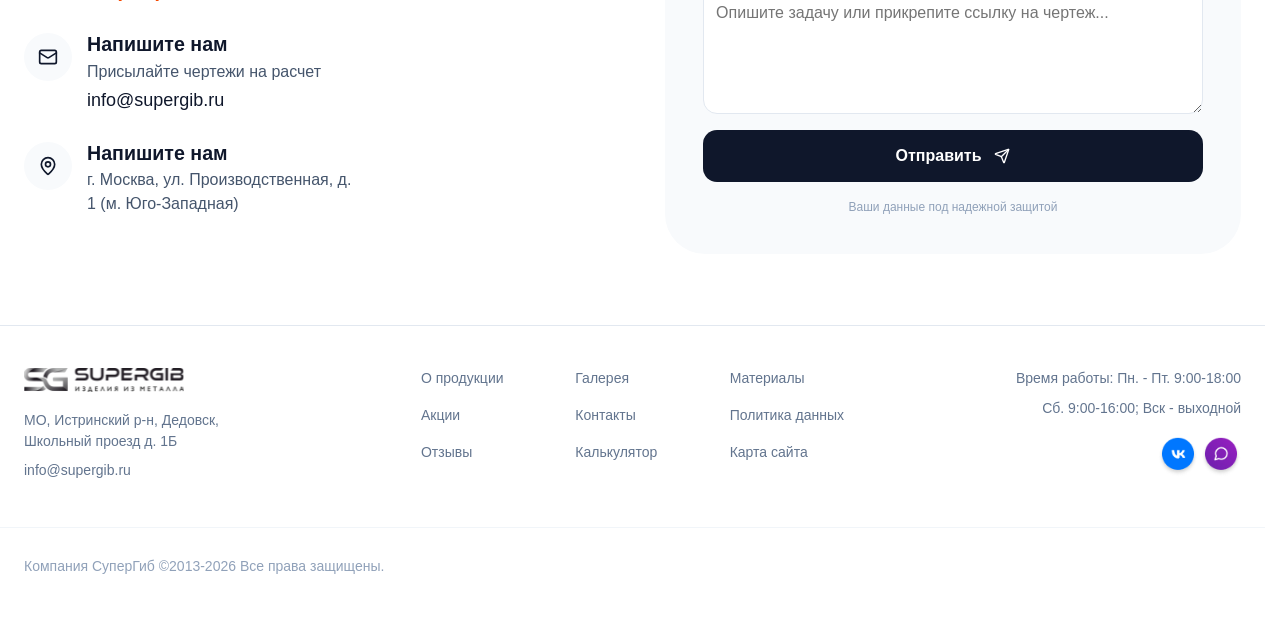
<file: single-blog.html>
<!doctype html>
<html lang="ru">
  <head>
    <meta charset="UTF-8" />
    <meta name="viewport" content="width=device-width, initial-scale=1.0" />
    <title>SuperGib | Новость</title>

    <link rel="stylesheet" href="./css/main.min.css" />
    <script src="./js/main.js" type="module"></script>
  </head>

  <body>
    <header class="header" data-js-header>
      <div class="header__body">
        <div class="header__body-inner container">
          <a href="/" class="header__logo logo" title="Главная">
            <img
              src="./img/logo.svg"
              alt=""
              class="logo__image"
              width="250"
              height="36"
            />
          </a>
          <a
            class="header__action-phone header__action-phone--logo"
            href="tel:+79255638484"
            >+7 (925) 563-84-84</a
          >

          <div class="header__overlay" data-js-header-overlay>
            <nav class="header__menu">
              <ul class="header__menu-list">
                <li class="header__menu-item">
                  <a href="/shop.html" class="header__menu-link">Каталог</a>
                </li>
                <li class="header__menu-item">
                  <a href="/service.html" class="header__menu-link">Услуги</a>
                </li>
                <li class="header__menu-item">
                  <a href="/gallary.html" class="header__menu-link">Галерея</a>
                </li>
                <li class="header__menu-item">
                  <a href="/blog.html" class="header__menu-link">Инфо-блог</a>
                </li>
                <li class="header__menu-item">
                  <a href="/contacts.html" class="header__menu-link"
                    >Контакты</a
                  >
                </li>
              </ul>
            </nav>
            <div class="header__action">
              <div class="header__action-info">
                <a class="header__action-phone" href="tel:+79255638484"
                  >+7 (925) 563-84-84</a
                >
                <div class="header__action-time-work">
                  Ежедневно 9:00 - 20:00
                </div>
              </div>
              <button
                class="header__contact-us-link button button--accent"
                type="button"
                data-modal-open="order-modal"
              >
                Заказать звонок
              </button>
            </div>
          </div>

          <div class="header__mob-action visible-tablet">
            <a
              href="tel:+79255638484"
              class="header__contact-us-link button button--accent button--phone"
              ><img src="./icons/phone.svg" alt="Позвонить"
            /></a>
            <button
              class="burger-button"
              type="button"
              aria-label="Открыть меню"
              title="Open menu"
              data-js-header-burger-button
            >
              <svg
                class="burger-button__svg"
                width="30"
                height="30"
                viewBox="0 0 100 100"
              >
                <path
                  class="burger-button__line burger-button__line--1"
                  d="M 20,29.000046 H 80.000231 C 80.000231,29.000046 94.498839,28.817352 94.532987,66.711331 94.543142,77.980673 90.966081,81.670246 85.259173,81.668997 79.552261,81.667751 75.000211,74.999942 75.000211,74.999942 L 25.000021,25.000058"
                />
                <path
                  class="burger-button__line burger-button__line--2"
                  d="M 20,50 H 80"
                />
                <path
                  class="burger-button__line burger-button__line--3"
                  d="M 20,70.999954 H 80.000231 C 80.000231,70.999954 94.498839,71.182648 94.532987,33.288669 94.543142,22.019327 90.966081,18.329754 85.259173,18.331003 79.552261,18.332249 75.000211,25.000058 75.000211,25.000058 L 25.000021,74.999942"
                />
              </svg>
            </button>
          </div>
        </div>
      </div>
    </header>
    >

    <main>
      <div class="container">
        <header class="page-header">
          <nav class="breadcrumbs">
            <span>
              <a href="/">Главная</a> » <a href="/service.html">Блог</a> »
              <span class="breadcrumb_last" aria-current="page"
                >Вытяжка на кухню на заказ</span
              >
            </span>
          </nav>

          <a href="/service.html" class="page-header__link-back">
            <svg
              viewBox="0 0 16 16"
              xmlns="http://www.w3.org/2000/svg"
              fill="none"
              class="page-header__link-back-icon"
              aria-hidden="true"
            >
              <path
                d="M8 12.667 3.333 8 8 3.333M12.667 8H3.333"
                stroke="currentColor"
                stroke-width="1.333"
                stroke-linecap="round"
                stroke-linejoin="round"
              />
            </svg>
            <span class="page-header__link-back-label"
              >Назад к списку статей</span
            >
          </a>

          <div class="page-header__info">
            <div class="page-header__info-right">
              <div class="blog-info">
                <div class="badge badge--gray">Советы</div>
                <div class="date">
                  <img
                    src="./icons/date.svg"
                    width="16"
                    height="16"
                    loading="lazy"
                    alt=""
                  />
                  <time datetime="2026-05-12">12 мая 2026</time>
                </div>
              </div>
            </div>
            <div class="page-header__info-left">
              <div class="blog-actions">
                <button
                  class="icon icon--color-white icon--width-40 icon--button"
                >
                  <svg
                    viewBox="0 0 24 24"
                    fill="none"
                    stroke="currentColor"
                    stroke-width="1.333"
                    stroke-linecap="round"
                    stroke-linejoin="round"
                    aria-hidden="true"
                  >
                    <circle cx="18" cy="5" r="3" />
                    <circle cx="6" cy="12" r="3" />
                    <circle cx="18" cy="19" r="3" />
                    <path d="M8.6 13.5 15.4 17.5M15.4 6.5 8.6 10.5" />
                  </svg>
                </button>
                <button
                  class="icon icon--color-white icon--width-40 icon--button"
                >
                  <svg
                    viewBox="0 0 16 16"
                    fill="none"
                    stroke="currentColor"
                    stroke-width="1.333"
                    stroke-linecap="round"
                    stroke-linejoin="round"
                    aria-hidden="true"
                  >
                    <path
                      d="M4 12H2.667A1.333 1.333 0 0 1 1.333 10.667V7.333A1.333 1.333 0 0 1 2.667 6h10.666a1.333 1.333 0 0 1 1.334 1.333v3.334A1.333 1.333 0 0 1 13.333 12H12"
                    />

                    <path
                      d="M4 6V2A.667.667 0 0 1 4.667 1.333h6.666A.667.667 0 0 1 12 2v4"
                    />

                    <rect x="4" y="9.333" width="8" height="5.333" rx=".667" />
                  </svg>
                </button>
              </div>
            </div>
          </div>
          <h1 class="page-header__title h2">Лазерная резка металла</h1>
        </header>

        <section class="section section--page-first">
          <div
            class="layout layout--left-right-aside layout--aside-left-divided layout--tablet-collapse-right-aside"
          >
            <aside class="aside layout__aside--left">
              <div class="aside__inner aside__inner--sticky">
                <div class="widget-production">
                  <h2 class="widget-production__title h4">Производство</h2>
                  <ul class="widget-production__list">
                    <li class="widget-production__item">
                      <a href="/" class="widget-production__link">
                        <span class="widget-production__label">
                          Вытяжки для кухни
                        </span>
                        <svg
                          width="6"
                          height="10"
                          viewBox="0 0 6 10"
                          xmlns="http://www.w3.org/2000/svg"
                          fill="none"
                          class="widget-production__icon"
                          aria-hidden="true"
                        >
                          <path
                            d="M1 1L5 5L1 9"
                            stroke="currentColor"
                            stroke-width="1.333"
                            stroke-linecap="round"
                            stroke-linejoin="round"
                          />
                        </svg>
                      </a>
                    </li>
                    <li class="widget-production__item">
                      <a href="/" class="widget-production__link">
                        <span class="widget-production__label">
                          Короба для вытяжек
                        </span>
                        <svg
                          width="6"
                          height="10"
                          viewBox="0 0 6 10"
                          xmlns="http://www.w3.org/2000/svg"
                          fill="none"
                          class="widget-production__icon"
                          aria-hidden="true"
                        >
                          <path
                            d="M1 1L5 5L1 9"
                            stroke="currentColor"
                            stroke-width="1.333"
                            stroke-linecap="round"
                            stroke-linejoin="round"
                          />
                        </svg>
                      </a>
                    </li>
                    <li class="widget-production__item">
                      <a href="/" class="widget-production__link">
                        <span class="widget-production__label">
                          Вытяжки для гриля
                        </span>
                        <svg
                          width="6"
                          height="10"
                          viewBox="0 0 6 10"
                          xmlns="http://www.w3.org/2000/svg"
                          fill="none"
                          class="widget-production__icon"
                          aria-hidden="true"
                        >
                          <path
                            d="M1 1L5 5L1 9"
                            stroke="currentColor"
                            stroke-width="1.333"
                            stroke-linecap="round"
                            stroke-linejoin="round"
                          />
                        </svg>
                      </a>
                    </li>
                    <li class="widget-production__item">
                      <a href="/" class="widget-production__link">
                        <span class="widget-production__label">
                          Дизайнерские вытяжки
                        </span>
                        <svg
                          width="6"
                          height="10"
                          viewBox="0 0 6 10"
                          xmlns="http://www.w3.org/2000/svg"
                          fill="none"
                          class="widget-production__icon"
                          aria-hidden="true"
                        >
                          <path
                            d="M1 1L5 5L1 9"
                            stroke="currentColor"
                            stroke-width="1.333"
                            stroke-linecap="round"
                            stroke-linejoin="round"
                          />
                        </svg>
                      </a>
                    </li>
                    <li class="widget-production__item">
                      <a href="/" class="widget-production__link">
                        <span class="widget-production__label">
                          Вытяжки для мангала
                        </span>
                        <svg
                          width="6"
                          height="10"
                          viewBox="0 0 6 10"
                          xmlns="http://www.w3.org/2000/svg"
                          fill="none"
                          class="widget-production__icon"
                          aria-hidden="true"
                        >
                          <path
                            d="M1 1L5 5L1 9"
                            stroke="currentColor"
                            stroke-width="1.333"
                            stroke-linecap="round"
                            stroke-linejoin="round"
                          />
                        </svg>
                      </a>
                    </li>
                    <li class="widget-production__item">
                      <a href="/" class="widget-production__link">
                        <span class="widget-production__label">
                          Вытяжки для барбекю
                        </span>
                        <svg
                          width="6"
                          height="10"
                          viewBox="0 0 6 10"
                          xmlns="http://www.w3.org/2000/svg"
                          fill="none"
                          class="widget-production__icon"
                          aria-hidden="true"
                        >
                          <path
                            d="M1 1L5 5L1 9"
                            stroke="currentColor"
                            stroke-width="1.333"
                            stroke-linecap="round"
                            stroke-linejoin="round"
                          />
                        </svg>
                      </a>
                    </li>
                    <li class="widget-production__item">
                      <a href="/" class="widget-production__link">
                        <span class="widget-production__label">
                          Каминные вытяжки
                        </span>
                        <svg
                          width="6"
                          height="10"
                          viewBox="0 0 6 10"
                          xmlns="http://www.w3.org/2000/svg"
                          fill="none"
                          class="widget-production__icon"
                          aria-hidden="true"
                        >
                          <path
                            d="M1 1L5 5L1 9"
                            stroke="currentColor"
                            stroke-width="1.333"
                            stroke-linecap="round"
                            stroke-linejoin="round"
                          />
                        </svg>
                      </a>
                    </li>
                    <li class="widget-production__item">
                      <a href="/" class="widget-production__link">
                        <span class="widget-production__label">
                          Радиусные элементы
                        </span>
                        <svg
                          width="6"
                          height="10"
                          viewBox="0 0 6 10"
                          xmlns="http://www.w3.org/2000/svg"
                          fill="none"
                          class="widget-production__icon"
                          aria-hidden="true"
                        >
                          <path
                            d="M1 1L5 5L1 9"
                            stroke="currentColor"
                            stroke-width="1.333"
                            stroke-linecap="round"
                            stroke-linejoin="round"
                          />
                        </svg>
                      </a>
                    </li>
                    <li class="widget-production__item">
                      <a href="/" class="widget-production__link">
                        <span class="widget-production__label">
                          Отливы для окон
                        </span>
                        <svg
                          width="6"
                          height="10"
                          viewBox="0 0 6 10"
                          xmlns="http://www.w3.org/2000/svg"
                          fill="none"
                          class="widget-production__icon"
                          aria-hidden="true"
                        >
                          <path
                            d="M1 1L5 5L1 9"
                            stroke="currentColor"
                            stroke-width="1.333"
                            stroke-linecap="round"
                            stroke-linejoin="round"
                          />
                        </svg>
                      </a>
                    </li>
                    <li class="widget-production__item">
                      <a href="/" class="widget-production__link">
                        <span class="widget-production__label">
                          Отливы для цоколя дома
                        </span>
                        <svg
                          width="6"
                          height="10"
                          viewBox="0 0 6 10"
                          xmlns="http://www.w3.org/2000/svg"
                          fill="none"
                          class="widget-production__icon"
                          aria-hidden="true"
                        >
                          <path
                            d="M1 1L5 5L1 9"
                            stroke="currentColor"
                            stroke-width="1.333"
                            stroke-linecap="round"
                            stroke-linejoin="round"
                          />
                        </svg>
                      </a>
                    </li>
                  </ul>
                </div>

                <div
                  class="aside__card aside__card--decor aside__card--banner-dark"
                >
                  <div class="individual-order">
                    <h2 class="individual-order__title h5">
                      Узнайте стоимость!
                    </h2>
                    <div class="individual-order__description">
                      <p>
                        Всего в несколько шагов Вы сможете узнать стоимость
                        интересующего Вас изделия.
                      </p>
                    </div>
                    <a
                      href="#contact-footer"
                      class="button button--opacity-white"
                    >
                      <svg
                        width="16"
                        height="16"
                        viewBox="0 0 16 16"
                        xmlns="http://www.w3.org/2000/svg"
                        fill="none"
                        class="button__icon button__icon--accent"
                        aria-hidden="true"
                      >
                        <path
                          d="M12 1H4C3.26 1 2.67 1.59 2.67 2.33V13.67C2.67 14.41 3.26 15 4 15H12C12.74 15 13.33 14.41 13.33 13.67V2.33C13.33 1.59 12.74 1 12 1Z"
                          stroke="currentColor"
                          stroke-width="1.33"
                          stroke-linecap="round"
                          stroke-linejoin="round"
                        />

                        <path
                          d="M5.33 4H10.67"
                          stroke="currentColor"
                          stroke-width="1.33"
                          stroke-linecap="round"
                        />

                        <path
                          d="M10.67 9.33V12"
                          stroke="currentColor"
                          stroke-width="1.33"
                          stroke-linecap="round"
                        />

                        <circle
                          cx="5.33"
                          cy="6.67"
                          r="0.35"
                          fill="currentColor"
                        />
                        <circle cx="8" cy="6.67" r="0.35" fill="currentColor" />
                        <circle
                          cx="10.67"
                          cy="6.67"
                          r="0.35"
                          fill="currentColor"
                        />

                        <circle
                          cx="5.33"
                          cy="9.33"
                          r="0.35"
                          fill="currentColor"
                        />
                        <circle cx="8" cy="9.33" r="0.35" fill="currentColor" />

                        <circle
                          cx="5.33"
                          cy="12"
                          r="0.35"
                          fill="currentColor"
                        />
                        <circle cx="8" cy="12" r="0.35" fill="currentColor" />
                      </svg>
                      <span class="button__label">Онлайн расчет</span>
                    </a>
                  </div>
                </div>
              </div>
            </aside>
            <div class="layout__content content">
              <p>
                Мы предоставляем услуги высокоточной лазерной резки листового
                металла. Благодаря современным лазерным комплексам мы добиваемся
                идеального качества кромки, которая в большинстве случаев не
                требует дополнительной механической обработки. Лазерный луч
                позволяет кроить металл по сложным контурам с филигранной
                точностью.
              </p>
              <h2>Преимущества работы с нами</h2>
              <ul>
                <li>Высокая точность реза (погрешность до 0.1 мм)</li>
                <li>Высокая точность реза (погрешность до 0.1 мм)</li>
                <li>Высокая точность реза (погрешность до 0.1 мм)</li>
                <li>Высокая точность реза (погрешность до 0.1 мм)</li>
                <li>Высокая точность реза (погрешность до 0.1 мм)</li>
              </ul>
              <h2>Обрабатываемые материалы</h2>
              <p>
                Lorem ipsum dolor sit, amet consectetur adipisicing elit. In
                voluptatibus magnam nemo tenetur impedit enim. Nesciunt vitae
                amet aspernatur voluptate facilis consectetur reprehenderit sed?
                Nam eius reiciendis minus doloremque laboriosam!
              </p>
              <h3>Высокая точность реза</h3>
              <p>
                Lorem ipsum dolor sit amet consectetur adipisicing elit.
                Asperiores deleniti, tenetur velit maxime in rerum dicta?
                Praesentium aspernatur nesciunt, qui quidem placeat suscipit,
                ratione corrupti tenetur consequatur iste deleniti numquam.
              </p>
            </div>
            <aside class="aside layout__aside--right">
              <div class="aside__inner">
                <div class="aside__image-banner">
                  <img
                    src="./img/service/image-1.jpg"
                    alt=""
                    width="318"
                    height="398"
                    loading="lazy"
                    decoding="async"
                  />
                </div>
                <div
                  class="aside__card aside__card--decor aside__card--banner-orange"
                >
                  <div class="individual-order">
                    <h2 class="individual-order__title h5">
                      Оставить заявку на расчет
                    </h2>
                    <div class="individual-order__description">
                      <p>
                        Пришлите нам чертежи, эскизы или техническое задание, и
                        мы бесплатно произведем расчет стоимости изготовления в
                        кратчайшие сроки.
                      </p>
                    </div>
                    <a href="#contact-footer" class="button button--banner">
                      <span class="button__label">Связаться с нами</span>
                    </a>
                  </div>
                </div>
              </div>
            </aside>
          </div>
        </section>
      </div>
    </main>

    <footer class="footer">
      <div class="footer__body">
        <div class="footer__body-inner container">
          <div class="footer__info">
            <h2 class="footer__title h3" id="contact-footer">Контакты</h2>
            <div class="footer__description">
              <p>
                Мы всегда открыты для новых проектов и готовы ответить на любые
                ваши вопросы.
              </p>
            </div>
            <div class="footer__contact">
              <ul class="footer__contact-list">
                <li class="footer__contact-item">
                  <div class="icon icon--color-gray">
                    <img
                      src="./icons/footer/icon-1.svg"
                      alt="Телефон"
                      width="20"
                      height="20"
                      loading="lazy"
                    />
                  </div>
                  <div class="footer__contact-item-info">
                    <h3 class="h5 footer__contact-item-title">Позвоните нам</h3>
                    <div class="footer__contact-item-description">
                      Мы на связи ежедневно
                    </div>
                    <a
                      class="footer__contact-item-phone"
                      href="tel:+79525638484"
                      >+7 (952) 563-84-84</a
                    >
                  </div>
                </li>
                <li class="footer__contact-item">
                  <div class="icon icon--color-gray">
                    <img
                      src="./icons/footer/icon-2.svg"
                      alt="Почта"
                      width="20"
                      height="20"
                      loading="lazy"
                    />
                  </div>
                  <div class="footer__contact-item-info">
                    <h3 class="h5 footer__contact-item-title">Напишите нам</h3>
                    <div class="footer__contact-item-description">
                      Присылайте чертежи на расчет
                    </div>
                    <a
                      class="footer__contact-item-email"
                      href="mailto:info@supergib.ru"
                      >info@supergib.ru</a
                    >
                  </div>
                </li>
                <li class="footer__contact-item">
                  <div class="icon icon--color-gray">
                    <img
                      src="./icons/footer/icon-3.svg"
                      alt="Адрес"
                      width="20"
                      height="20"
                      loading="lazy"
                    />
                  </div>
                  <div class="footer__contact-item-info">
                    <h3 class="h5 footer__contact-item-title">Напишите нам</h3>
                    <div class="footer__contact-item-adress">
                      г. Москва, ул. Производственная, д. 1 (м. Юго-Западная)
                    </div>
                  </div>
                </li>
              </ul>
            </div>
          </div>
          <div class="footer__form">
            <form
              class="form form--request"
              action="#"
              method="post"
              novalidate
            >
              <div class="form__inner">
                <h3 class="form__title h4">Оставить заявку</h3>

                <!-- Два поля в ряд -->
                <div class="form__row form__row--cols-2">
                  <div class="form__field">
                    <label class="form__label" for="name">Ваше имя</label>
                    <input
                      class="form__input"
                      type="text"
                      id="name"
                      name="name"
                      placeholder="Иван"
                      autocomplete="name"
                      required
                    />
                  </div>

                  <div class="form__field">
                    <label class="form__label" for="phone">Телефон</label>
                    <input
                      class="form__input"
                      type="tel"
                      id="phone"
                      name="phone"
                      placeholder="+7 (___) ___-__-__"
                      autocomplete="tel"
                      required
                    />
                  </div>
                </div>

                <!-- Комментарий -->
                <div class="form__field">
                  <label class="form__label" for="comment">Комментарий</label>
                  <textarea
                    class="form__textarea"
                    id="comment"
                    name="comment"
                    placeholder="Опишите задачу или прикрепите ссылку на чертеж..."
                    rows="4"
                  ></textarea>
                </div>

                <!-- Кнопка -->
                <div class="form__actions">
                  <button class="form__submit" type="submit">
                    <span>Отправить</span
                    ><img
                      src="/icons/mail.svg"
                      width="16"
                      height="16"
                      loading="lazy"
                      alt="Отправить"
                    />
                  </button>
                </div>

                <!-- Текст под кнопкой -->
                <div class="form__privacy">
                  Ваши данные под надежной защитой
                </div>
              </div>
            </form>
          </div>
        </div>
      </div>
      <div class="footer__bottom">
        <div class="footer__bottom-inner container">
          <div class="footer__bottom-info">
            <a href="/" class="footer__logo logo" title="Главная">
              <img
                src="./img/logo.svg"
                alt=""
                class="logo__image"
                width="250"
                height="36"
              />
            </a>
            <div class="footer__bottom-description">
              <address class="footer__bottom-address">
                МО, Истринский р-н, Дедовск, Школьный проезд д. 1Б
              </address>
              <a class="footer__bottom-email" href="mailto:info@supergib.ru"
                >info@supergib.ru</a
              >
            </div>
          </div>
          <div class="footer__navigation">
            <div class="footer__navigation-inner">
              <nav class="footer__navigation-col">
                <ul class="footer__navigation-list">
                  <li>
                    <a href="/" class="footer__navigation-link">О продукции</a>
                  </li>
                  <li><a href="/" class="footer__navigation-link">Акции</a></li>
                  <li>
                    <a href="/reviews.html" class="footer__navigation-link"
                      >Отзывы</a
                    >
                  </li>
                </ul>
              </nav>
              <nav class="footer__navigation-col">
                <ul class="footer__navigation-list">
                  <li>
                    <a href="/" class="footer__navigation-link">Галерея</a>
                  </li>
                  <li>
                    <a href="/" class="footer__navigation-link">Контакты</a>
                  </li>
                  <li>
                    <a href="/" class="footer__navigation-link">Калькулятор</a>
                  </li>
                </ul>
              </nav>
              <nav class="footer__navigation-col">
                <ul class="footer__navigation-list">
                  <li>
                    <a href="/" class="footer__navigation-link">Материалы</a>
                  </li>
                  <li>
                    <a href="/" class="footer__navigation-link"
                      >Политика данных</a
                    >
                  </li>
                  <li>
                    <a href="/" class="footer__navigation-link">Карта сайта</a>
                  </li>
                </ul>
              </nav>
            </div>
          </div>
          <div class="footer__bottom-time-work">
            <span>Время работы: Пн. - Пт. 9:00-18:00</span>
            <span>Сб. 9:00-16:00; Вск - выходной</span>
            <div class="footer__bottom-soc1als">
              <a href="/" class="footer__bottom-soc1als-link">
                <img
                  class="footer__bottom-soc1als-image"
                  src="./img/social/vk.png"
                  width="40"
                  height="40"
                  alt=""
                  loading="lazy"
                />
              </a>
              <a href="/" class="footer__bottom-soc1als-link">
                <img
                  class="footer__bottom-soc1als-image"
                  src="./img/social/max.png"
                  width="40"
                  height="40"
                  alt=""
                  loading="lazy"
                />
              </a>
            </div>
          </div>
        </div>
        <div class="footer__bottom-extra">
          <div class="container">
            <p>Компания СуперГиб ©2013-2026 Все права защищены.</p>
          </div>
        </div>
      </div>
    </footer>

    <!-- Модальное окно -->
    <div
      class="modal"
      id="order-modal"
      aria-hidden="true"
      role="dialog"
      aria-modal="true"
    >
      <div class="modal__overlay" data-modal-close></div>

      <div class="modal__window">
        <button
          class="modal__close"
          type="button"
          aria-label="Закрыть окно"
          data-modal-close
        >
          ✕
        </button>

        <div class="popup-order">
          <div class="popup-order__body">
            <header class="popup-order__header">
              <h2 class="popup-order__title h4">Индивидуальный заказ</h2>

              <div class="popup-order__description">
                <p>
                  Оставьте свои контакты, и наш менеджер свяжется с вами для
                  уточнения деталей.
                </p>
              </div>
            </header>

            <form class="popup-order__form form" action="/" method="post">
              <div class="form__group">
                <label class="form__label" for="popup-name"> Ваше имя </label>

                <input
                  class="form__input"
                  id="popup-name"
                  type="text"
                  name="name"
                  placeholder="Иван Иванов"
                  autocomplete="name"
                />
              </div>

              <div class="form__group">
                <label class="form__label" for="popup-phone">
                  Ваш телефон
                </label>

                <input
                  class="form__input"
                  id="popup-phone"
                  type="tel"
                  name="phone"
                  placeholder="+7 (___) ___ - __ - __"
                  autocomplete="tel"
                />
              </div>

              <button
                class="button button--orange popup-order__button"
                type="submit"
              >
                <span class="button__label">Отправить заявку</span>
              </button>
            </form>
          </div>
        </div>
      </div>
    </div>
  </body>
</html>
</file>
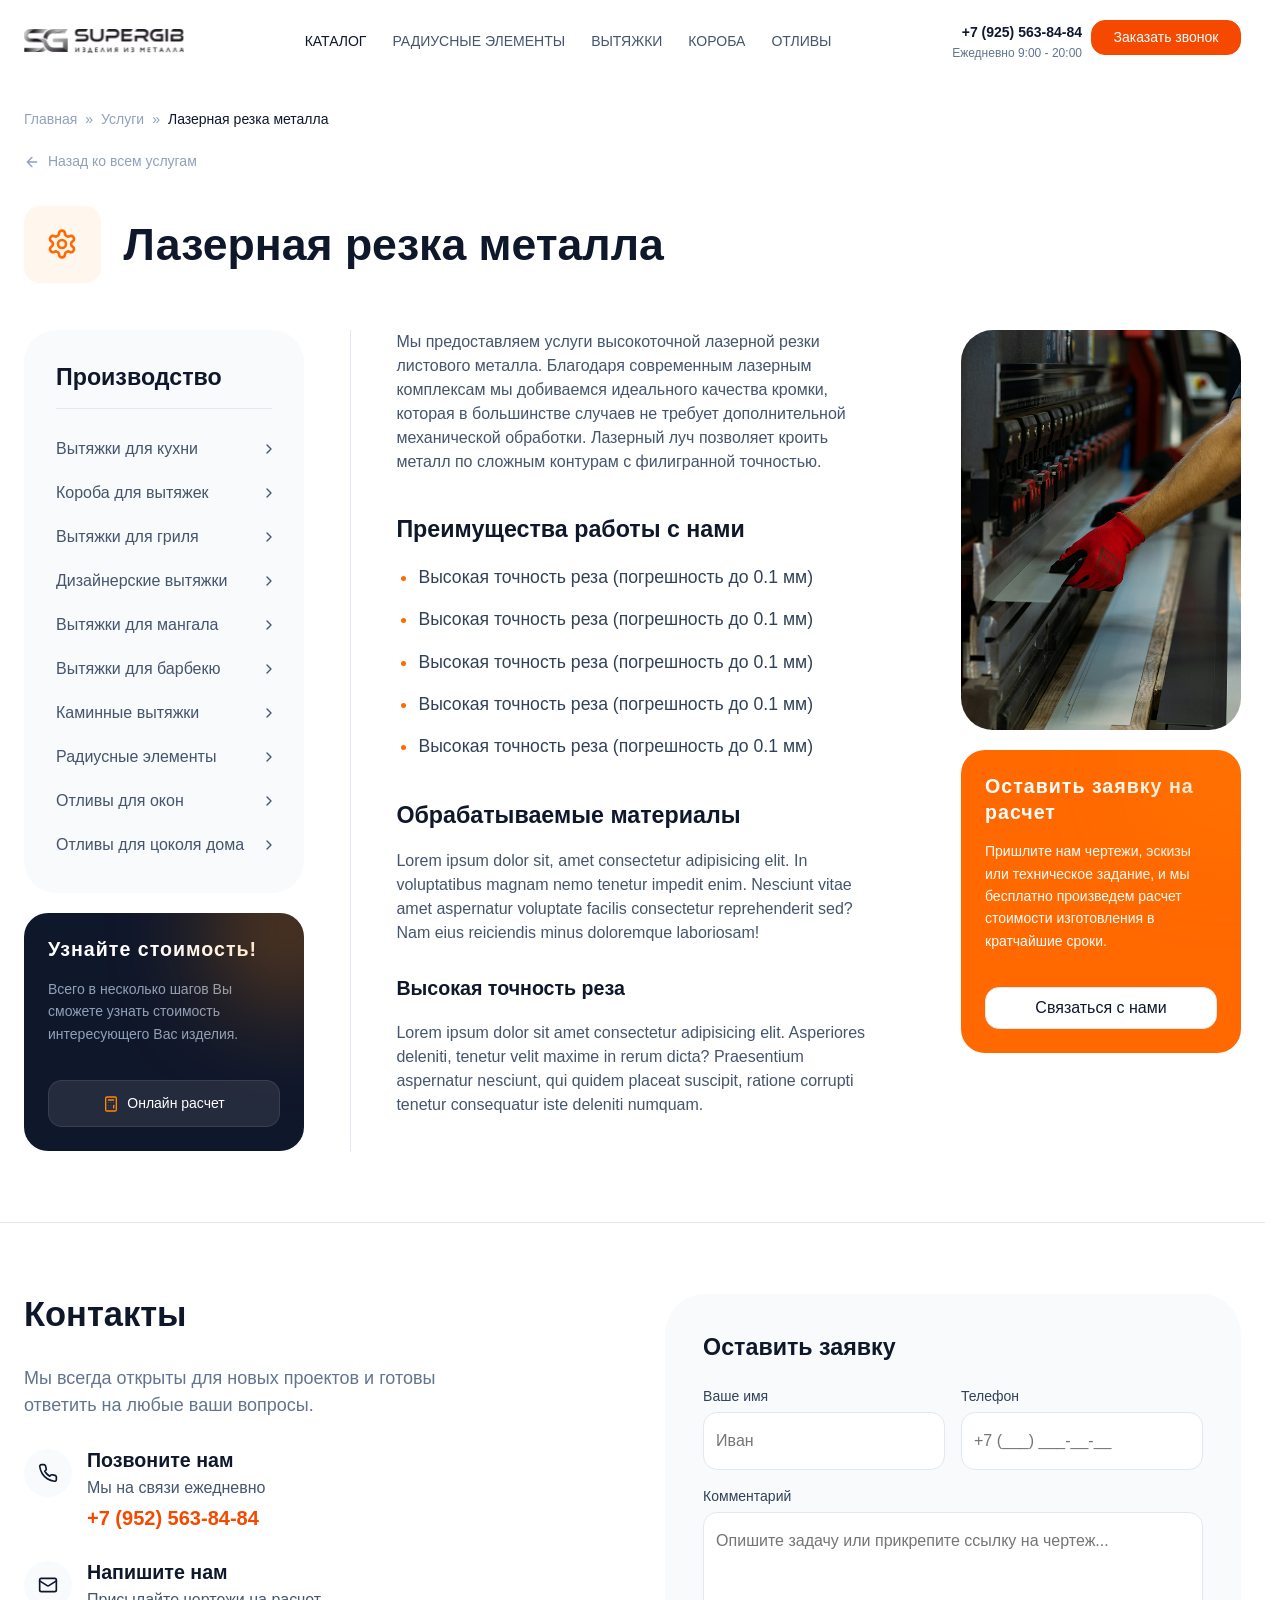
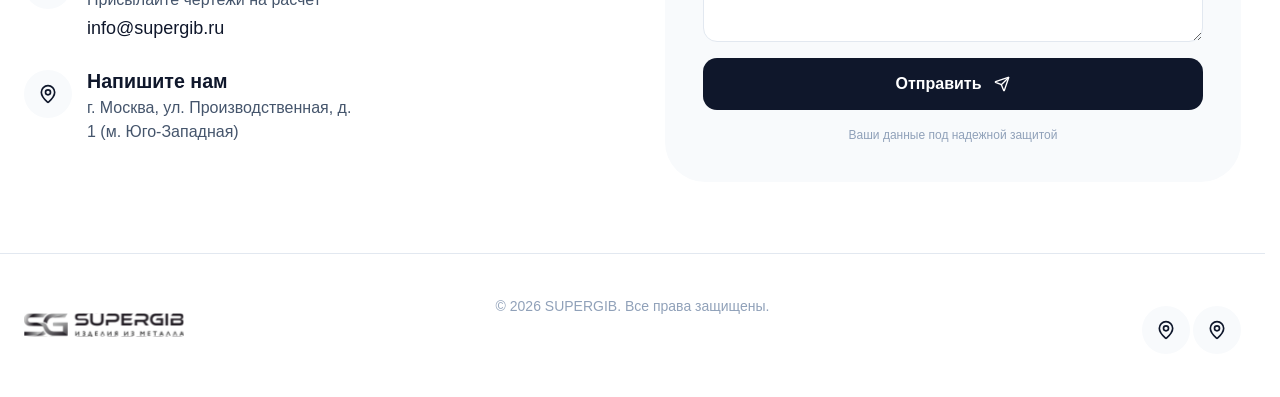
<file: single-service.html>
<!doctype html>
<html lang="ru">
  <head>
    <meta charset="UTF-8" />
    <meta name="viewport" content="width=device-width, initial-scale=1.0" />
    <title>SuperGib | Услуга</title>

    <link rel="stylesheet" href="./css/main.min.css" />
    <script src="./js/main.js" type="module"></script>
  </head>

  <body>
    <header class="header" data-js-header>
      <div class="header__body">
        <div class="header__body-inner container">
          <a href="/" class="header__logo logo" title="Главная">
            <img
              src="./img/logo.svg"
              alt=""
              class="logo__image"
              width="250"
              height="36"
            />
          </a>
          <a
            class="header__action-phone header__action-phone--logo"
            href="tel:+79255638484"
            >+7 (925) 563-84-84</a
          >

          <div class="header__overlay" data-js-header-overlay>
            <nav class="header__menu">
              <ul class="header__menu-list">
                <li class="header__menu-item">
                  <a href="./index.html" class="header__menu-link is-active"
                    >Каталог</a
                  >
                </li>
                <li class="header__menu-item">
                  <a href="#" class="header__menu-link">Радиусные элементы</a>
                </li>
                <li class="header__menu-item">
                  <a href="#" class="header__menu-link">Вытяжки</a>
                </li>
                <li class="header__menu-item">
                  <a href="#" class="header__menu-link">Короба</a>
                </li>
                <li class="header__menu-item">
                  <a href="#" class="header__menu-link">Отливы</a>
                </li>
              </ul>
            </nav>
            <div class="header__action">
              <div class="header__action-info">
                <a class="header__action-phone" href="tel:+79255638484"
                  >+7 (925) 563-84-84</a
                >
                <div class="header__action-time-work">
                  Ежедневно 9:00 - 20:00
                </div>
              </div>
              <a href="#" class="header__contact-us-link button button--accent"
                >Заказать звонок</a
              >
            </div>
          </div>

          <div class="header__mob-action visible-tablet">
            <a
              href="tel:+79255638484"
              class="header__contact-us-link button button--accent button--phone"
              ><img src="./icons/phone.svg" alt="Позвонить"
            /></a>
            <button
              class="burger-button"
              type="button"
              aria-label="Открыть меню"
              title="Open menu"
              data-js-header-burger-button
            >
              <svg
                class="burger-button__svg"
                width="30"
                height="30"
                viewBox="0 0 100 100"
              >
                <path
                  class="burger-button__line burger-button__line--1"
                  d="M 20,29.000046 H 80.000231 C 80.000231,29.000046 94.498839,28.817352 94.532987,66.711331 94.543142,77.980673 90.966081,81.670246 85.259173,81.668997 79.552261,81.667751 75.000211,74.999942 75.000211,74.999942 L 25.000021,25.000058"
                />
                <path
                  class="burger-button__line burger-button__line--2"
                  d="M 20,50 H 80"
                />
                <path
                  class="burger-button__line burger-button__line--3"
                  d="M 20,70.999954 H 80.000231 C 80.000231,70.999954 94.498839,71.182648 94.532987,33.288669 94.543142,22.019327 90.966081,18.329754 85.259173,18.331003 79.552261,18.332249 75.000211,25.000058 75.000211,25.000058 L 25.000021,74.999942"
                />
              </svg>
            </button>
          </div>
        </div>
      </div>
    </header>

    <main>
      <div class="container">
        <header class="page-header">
          <nav class="breadcrumbs">
            <span>
              <a href="/">Главная</a> » <a href="/service.html">Услуги</a> »
              <span class="breadcrumb_last" aria-current="page"
                >Лазерная резка металла</span
              >
            </span>
          </nav>

          <a href="/service.html" class="page-header__link-back">
            <svg
              viewBox="0 0 16 16"
              xmlns="http://www.w3.org/2000/svg"
              fill="none"
              class="page-header__link-back-icon"
              aria-hidden="true"
            >
              <path
                d="M8 12.667 3.333 8 8 3.333M12.667 8H3.333"
                stroke="currentColor"
                stroke-width="1.333"
                stroke-linecap="round"
                stroke-linejoin="round"
              />
            </svg>
            <span class="page-header__link-back-label"
              >Назад ко всем услугам</span
            >
          </a>

          <div class="page-header__title-wrapper">
            <div class="page-header__icon icon icon--cub icon--width-80">
              <img
                src="./icons/service/icon-1.svg"
                alt=""
                width="32"
                height="32"
                loading="lazy"
                decoding="async"
              />
            </div>
            <h1 class="page-header__title h2">Лазерная резка металла</h1>
          </div>
        </header>

        <section class="section section--page-first">
          <div
            class="layout layout--left-right-aside layout--aside-left-divided layout--tablet-collapse-right-aside"
          >
            <aside class="aside layout__aside--left">
              <div class="aside__inner aside__inner--sticky">
                <div class="widget-production">
                  <h2 class="widget-production__title h4">Производство</h2>
                  <ul class="widget-production__list">
                    <li class="widget-production__item">
                      <a href="/" class="widget-production__link">
                        <span class="widget-production__label">
                          Вытяжки для кухни
                        </span>
                        <svg
                          width="6"
                          height="10"
                          viewBox="0 0 6 10"
                          xmlns="http://www.w3.org/2000/svg"
                          fill="none"
                          class="widget-production__icon"
                          aria-hidden="true"
                        >
                          <path
                            d="M1 1L5 5L1 9"
                            stroke="currentColor"
                            stroke-width="1.333"
                            stroke-linecap="round"
                            stroke-linejoin="round"
                          />
                        </svg>
                      </a>
                    </li>
                    <li class="widget-production__item">
                      <a href="/" class="widget-production__link">
                        <span class="widget-production__label">
                          Короба для вытяжек
                        </span>
                        <svg
                          width="6"
                          height="10"
                          viewBox="0 0 6 10"
                          xmlns="http://www.w3.org/2000/svg"
                          fill="none"
                          class="widget-production__icon"
                          aria-hidden="true"
                        >
                          <path
                            d="M1 1L5 5L1 9"
                            stroke="currentColor"
                            stroke-width="1.333"
                            stroke-linecap="round"
                            stroke-linejoin="round"
                          />
                        </svg>
                      </a>
                    </li>
                    <li class="widget-production__item">
                      <a href="/" class="widget-production__link">
                        <span class="widget-production__label">
                          Вытяжки для гриля
                        </span>
                        <svg
                          width="6"
                          height="10"
                          viewBox="0 0 6 10"
                          xmlns="http://www.w3.org/2000/svg"
                          fill="none"
                          class="widget-production__icon"
                          aria-hidden="true"
                        >
                          <path
                            d="M1 1L5 5L1 9"
                            stroke="currentColor"
                            stroke-width="1.333"
                            stroke-linecap="round"
                            stroke-linejoin="round"
                          />
                        </svg>
                      </a>
                    </li>
                    <li class="widget-production__item">
                      <a href="/" class="widget-production__link">
                        <span class="widget-production__label">
                          Дизайнерские вытяжки
                        </span>
                        <svg
                          width="6"
                          height="10"
                          viewBox="0 0 6 10"
                          xmlns="http://www.w3.org/2000/svg"
                          fill="none"
                          class="widget-production__icon"
                          aria-hidden="true"
                        >
                          <path
                            d="M1 1L5 5L1 9"
                            stroke="currentColor"
                            stroke-width="1.333"
                            stroke-linecap="round"
                            stroke-linejoin="round"
                          />
                        </svg>
                      </a>
                    </li>
                    <li class="widget-production__item">
                      <a href="/" class="widget-production__link">
                        <span class="widget-production__label">
                          Вытяжки для мангала
                        </span>
                        <svg
                          width="6"
                          height="10"
                          viewBox="0 0 6 10"
                          xmlns="http://www.w3.org/2000/svg"
                          fill="none"
                          class="widget-production__icon"
                          aria-hidden="true"
                        >
                          <path
                            d="M1 1L5 5L1 9"
                            stroke="currentColor"
                            stroke-width="1.333"
                            stroke-linecap="round"
                            stroke-linejoin="round"
                          />
                        </svg>
                      </a>
                    </li>
                    <li class="widget-production__item">
                      <a href="/" class="widget-production__link">
                        <span class="widget-production__label">
                          Вытяжки для барбекю
                        </span>
                        <svg
                          width="6"
                          height="10"
                          viewBox="0 0 6 10"
                          xmlns="http://www.w3.org/2000/svg"
                          fill="none"
                          class="widget-production__icon"
                          aria-hidden="true"
                        >
                          <path
                            d="M1 1L5 5L1 9"
                            stroke="currentColor"
                            stroke-width="1.333"
                            stroke-linecap="round"
                            stroke-linejoin="round"
                          />
                        </svg>
                      </a>
                    </li>
                    <li class="widget-production__item">
                      <a href="/" class="widget-production__link">
                        <span class="widget-production__label">
                          Каминные вытяжки
                        </span>
                        <svg
                          width="6"
                          height="10"
                          viewBox="0 0 6 10"
                          xmlns="http://www.w3.org/2000/svg"
                          fill="none"
                          class="widget-production__icon"
                          aria-hidden="true"
                        >
                          <path
                            d="M1 1L5 5L1 9"
                            stroke="currentColor"
                            stroke-width="1.333"
                            stroke-linecap="round"
                            stroke-linejoin="round"
                          />
                        </svg>
                      </a>
                    </li>
                    <li class="widget-production__item">
                      <a href="/" class="widget-production__link">
                        <span class="widget-production__label">
                          Радиусные элементы
                        </span>
                        <svg
                          width="6"
                          height="10"
                          viewBox="0 0 6 10"
                          xmlns="http://www.w3.org/2000/svg"
                          fill="none"
                          class="widget-production__icon"
                          aria-hidden="true"
                        >
                          <path
                            d="M1 1L5 5L1 9"
                            stroke="currentColor"
                            stroke-width="1.333"
                            stroke-linecap="round"
                            stroke-linejoin="round"
                          />
                        </svg>
                      </a>
                    </li>
                    <li class="widget-production__item">
                      <a href="/" class="widget-production__link">
                        <span class="widget-production__label">
                          Отливы для окон
                        </span>
                        <svg
                          width="6"
                          height="10"
                          viewBox="0 0 6 10"
                          xmlns="http://www.w3.org/2000/svg"
                          fill="none"
                          class="widget-production__icon"
                          aria-hidden="true"
                        >
                          <path
                            d="M1 1L5 5L1 9"
                            stroke="currentColor"
                            stroke-width="1.333"
                            stroke-linecap="round"
                            stroke-linejoin="round"
                          />
                        </svg>
                      </a>
                    </li>
                    <li class="widget-production__item">
                      <a href="/" class="widget-production__link">
                        <span class="widget-production__label">
                          Отливы для цоколя дома
                        </span>
                        <svg
                          width="6"
                          height="10"
                          viewBox="0 0 6 10"
                          xmlns="http://www.w3.org/2000/svg"
                          fill="none"
                          class="widget-production__icon"
                          aria-hidden="true"
                        >
                          <path
                            d="M1 1L5 5L1 9"
                            stroke="currentColor"
                            stroke-width="1.333"
                            stroke-linecap="round"
                            stroke-linejoin="round"
                          />
                        </svg>
                      </a>
                    </li>
                  </ul>
                </div>

                <div
                  class="aside__card aside__card--decor aside__card--banner-dark"
                >
                  <div class="individual-order">
                    <h2 class="individual-order__title h5">
                      Узнайте стоимость!
                    </h2>
                    <div class="individual-order__description">
                      <p>
                        Всего в несколько шагов Вы сможете узнать стоимость
                        интересующего Вас изделия.
                      </p>
                    </div>
                    <a href="/" class="button button--opacity-white">
                      <svg
                        width="16"
                        height="16"
                        viewBox="0 0 16 16"
                        xmlns="http://www.w3.org/2000/svg"
                        fill="none"
                        class="button__icon button__icon--accent"
                        aria-hidden="true"
                      >
                        <path
                          d="M12 1H4C3.26 1 2.67 1.59 2.67 2.33V13.67C2.67 14.41 3.26 15 4 15H12C12.74 15 13.33 14.41 13.33 13.67V2.33C13.33 1.59 12.74 1 12 1Z"
                          stroke="currentColor"
                          stroke-width="1.33"
                          stroke-linecap="round"
                          stroke-linejoin="round"
                        />

                        <path
                          d="M5.33 4H10.67"
                          stroke="currentColor"
                          stroke-width="1.33"
                          stroke-linecap="round"
                        />

                        <path
                          d="M10.67 9.33V12"
                          stroke="currentColor"
                          stroke-width="1.33"
                          stroke-linecap="round"
                        />

                        <circle
                          cx="5.33"
                          cy="6.67"
                          r="0.35"
                          fill="currentColor"
                        />
                        <circle cx="8" cy="6.67" r="0.35" fill="currentColor" />
                        <circle
                          cx="10.67"
                          cy="6.67"
                          r="0.35"
                          fill="currentColor"
                        />

                        <circle
                          cx="5.33"
                          cy="9.33"
                          r="0.35"
                          fill="currentColor"
                        />
                        <circle cx="8" cy="9.33" r="0.35" fill="currentColor" />

                        <circle
                          cx="5.33"
                          cy="12"
                          r="0.35"
                          fill="currentColor"
                        />
                        <circle cx="8" cy="12" r="0.35" fill="currentColor" />
                      </svg>
                      <span class="button__label">Онлайн расчет</span>
                    </a>
                  </div>
                </div>
              </div>
            </aside>
            <div class="layout__content content">
              <p>
                Мы предоставляем услуги высокоточной лазерной резки листового
                металла. Благодаря современным лазерным комплексам мы добиваемся
                идеального качества кромки, которая в большинстве случаев не
                требует дополнительной механической обработки. Лазерный луч
                позволяет кроить металл по сложным контурам с филигранной
                точностью.
              </p>
              <h2>Преимущества работы с нами</h2>
              <ul>
                <li>Высокая точность реза (погрешность до 0.1 мм)</li>
                <li>Высокая точность реза (погрешность до 0.1 мм)</li>
                <li>Высокая точность реза (погрешность до 0.1 мм)</li>
                <li>Высокая точность реза (погрешность до 0.1 мм)</li>
                <li>Высокая точность реза (погрешность до 0.1 мм)</li>
              </ul>
              <h2>Обрабатываемые материалы</h2>
              <p>
                Lorem ipsum dolor sit, amet consectetur adipisicing elit. In
                voluptatibus magnam nemo tenetur impedit enim. Nesciunt vitae
                amet aspernatur voluptate facilis consectetur reprehenderit sed?
                Nam eius reiciendis minus doloremque laboriosam!
              </p>
              <h3>Высокая точность реза</h3>
              <p>
                Lorem ipsum dolor sit amet consectetur adipisicing elit.
                Asperiores deleniti, tenetur velit maxime in rerum dicta?
                Praesentium aspernatur nesciunt, qui quidem placeat suscipit,
                ratione corrupti tenetur consequatur iste deleniti numquam.
              </p>
            </div>
            <aside class="aside layout__aside--right">
              <div class="aside__inner">
                <div class="aside__image-banner">
                  <img
                    src="./img/service/image-1.jpg"
                    alt=""
                    width="318"
                    height="398"
                    loading="lazy"
                    decoding="async"
                  />
                </div>
                <div
                  class="aside__card aside__card--decor aside__card--banner-orange"
                >
                  <div class="individual-order">
                    <h2 class="individual-order__title h5">
                      Оставить заявку на расчет
                    </h2>
                    <div class="individual-order__description">
                      <p>
                        Пришлите нам чертежи, эскизы или техническое задание, и
                        мы бесплатно произведем расчет стоимости изготовления в
                        кратчайшие сроки.
                      </p>
                    </div>
                    <a href="/" class="button button--banner">
                      <span class="button__label">Связаться с нами</span>
                    </a>
                  </div>
                </div>
              </div>
            </aside>
          </div>
        </section>
      </div>
    </main>

    <footer class="footer">
      <div class="footer__body">
        <div class="footer__body-inner container">
          <div class="footer__info">
            <h2 class="footer__title h3">Контакты</h2>
            <div class="footer__description">
              <p>
                Мы всегда открыты для новых проектов и готовы ответить на любые
                ваши вопросы.
              </p>
            </div>
            <div class="footer__contact">
              <ul class="footer__contact-list">
                <li class="footer__contact-item">
                  <div class="icon icon--color-gray">
                    <img
                      src="./icons/footer/icon-1.svg"
                      alt="Телефон"
                      width="20"
                      height="20"
                      loading="lazy"
                    />
                  </div>
                  <div class="footer__contact-item-info">
                    <h3 class="h5 footer__contact-item-title">Позвоните нам</h3>
                    <div class="footer__contact-item-description">
                      Мы на связи ежедневно
                    </div>
                    <a
                      class="footer__contact-item-phone"
                      href="tel:+79525638484"
                      >+7 (952) 563-84-84</a
                    >
                  </div>
                </li>
                <li class="footer__contact-item">
                  <div class="icon icon--color-gray">
                    <img
                      src="./icons/footer/icon-2.svg"
                      alt="Почта"
                      width="20"
                      height="20"
                      loading="lazy"
                    />
                  </div>
                  <div class="footer__contact-item-info">
                    <h3 class="h5 footer__contact-item-title">Напишите нам</h3>
                    <div class="footer__contact-item-description">
                      Присылайте чертежи на расчет
                    </div>
                    <a
                      class="footer__contact-item-email"
                      href="mailto:info@supergib.ru"
                      >info@supergib.ru</a
                    >
                  </div>
                </li>
                <li class="footer__contact-item">
                  <div class="icon icon--color-gray">
                    <img
                      src="./icons/footer/icon-3.svg"
                      alt="Адрес"
                      width="20"
                      height="20"
                      loading="lazy"
                    />
                  </div>
                  <div class="footer__contact-item-info">
                    <h3 class="h5 footer__contact-item-title">Напишите нам</h3>
                    <div class="footer__contact-item-adress">
                      г. Москва, ул. Производственная, д. 1 (м. Юго-Западная)
                    </div>
                  </div>
                </li>
              </ul>
            </div>
          </div>
          <div class="footer__form">
            <form
              class="form form--request"
              action="#"
              method="post"
              novalidate
            >
              <div class="form__inner">
                <h2 class="form__title h4">Оставить заявку</h2>

                <!-- Два поля в ряд -->
                <div class="form__row form__row--cols-2">
                  <div class="form__field">
                    <label class="form__label" for="name">Ваше имя</label>
                    <input
                      class="form__input"
                      type="text"
                      id="name"
                      name="name"
                      placeholder="Иван"
                      autocomplete="name"
                      required
                    />
                  </div>

                  <div class="form__field">
                    <label class="form__label" for="phone">Телефон</label>
                    <input
                      class="form__input"
                      type="tel"
                      id="phone"
                      name="phone"
                      placeholder="+7 (___) ___-__-__"
                      autocomplete="tel"
                      required
                    />
                  </div>
                </div>

                <!-- Комментарий -->
                <div class="form__field">
                  <label class="form__label" for="comment">Комментарий</label>
                  <textarea
                    class="form__textarea"
                    id="comment"
                    name="comment"
                    placeholder="Опишите задачу или прикрепите ссылку на чертеж..."
                    rows="4"
                  ></textarea>
                </div>

                <!-- Кнопка -->
                <div class="form__actions">
                  <button class="form__submit" type="submit">
                    <span>Отправить</span
                    ><img
                      src="/icons/mail.svg"
                      width="16"
                      height="16"
                      loading="lazy"
                      alt="Отправить"
                    />
                  </button>
                </div>

                <!-- Текст под кнопкой -->
                <div class="form__privacy">
                  Ваши данные под надежной защитой
                </div>
              </div>
            </form>
          </div>
        </div>
      </div>
      <div class="footer__bottom">
        <div class="footer__bottom-inner container">
          <a href="/" class="footer__logo logo" title="Главная">
            <img
              src="./img/logo.svg"
              alt=""
              class="logo__image"
              width="250"
              height="36"
            />
          </a>
          <div class="footer__bottom-private">
            <p>© 2026 SUPERGIB. Все права защищены.</p>
          </div>
          <div class="footer__bottom-soc1als">
            <a href="/" class="icon icon--color-gray icon--active">
              <img
                src="./icons/footer/icon-3.svg"
                alt="Адрес"
                width="20"
                height="20"
                loading="lazy"
              />
            </a>
            <a href="/" class="icon icon--color-gray icon--active">
              <img
                src="./icons/footer/icon-3.svg"
                alt="Адрес"
                width="20"
                height="20"
                loading="lazy"
              />
            </a>
          </div>
        </div>
      </div>
    </footer>
  </body>
</html>
</file>
<file: css/main.min.css>
*,::before,::after{box-sizing:border-box}:where(ul,ol):where([class]){padding-left:0}body,:where(blockquote,figure):where([class]){margin:0}:where(h1,h2,h3,h4,h5,h6,p,ul,ol,dl):where([class]){margin-block:0}:where(dd[class]){margin-left:0}:where(fieldset[class]){margin-left:0;padding:0;border:none}:where(ul[class]){list-style:none}:where(address[class]){font-style:normal}p{--paragraphMarginBottom: 24px;margin-block:0}p:where(:not([class]):not(:last-child)){margin-bottom:var(--paragraphMarginBottom)}img,video{display:block;max-width:100%;height:auto}input,textarea,select,button{font:inherit}html{height:100%;scrollbar-gutter:stable}html,:has(:target){scroll-behavior:smooth}body{min-height:100%;line-height:1.5}a:where([class]){display:inline-flex}button,label{cursor:pointer}:where([fill]:not([fill=none],[fill^=url])){fill:currentColor}:where([stroke]:not([stroke=none],[stroke^=url])){stroke:currentColor}svg *{transition-property:fill,stroke}:where(table){border-collapse:collapse;border-color:currentColor}@media(prefers-reduced-motion: reduce){*,::before,::after{animation-duration:.01ms !important;animation-iteration-count:1 !important;transition-duration:.01ms !important;scroll-behavior:auto !important}}@font-face{font-family:"Inter";src:url("../fonts/Inter-Regular.woff2") format("woff2");font-weight:400;font-style:normal;font-display:swap}@font-face{font-family:"Inter";src:url("../fonts/Inter-Medium.woff2") format("woff2");font-weight:500;font-style:normal;font-display:swap}@font-face{font-family:"Inter";src:url("../fonts/Inter-SemiBold.woff2") format("woff2");font-weight:600;font-style:normal;font-display:swap}@font-face{font-family:"Inter";src:url("../fonts/Inter-Bold.woff2") format("woff2");font-weight:700;font-style:normal;font-display:swap}@font-face{font-family:"Inter";src:url("../fonts//Inter-ExtraBold.woff2") format("woff2");font-weight:800;font-style:normal;font-display:swap}:root{--color-white: #ffffff;--color-accent: #f54900;--color-accent-10: #d35d43;--color-orange-10: #ca3500;--color-orange-15: #ff6900;--color-orange-25: #ff8904;--color-orange-30: #ffedd4;--color-orange-50: #fff7ed;--color-gray-10: #0f172b;--color-gray-15: #162034;--color-gray-20: #314158;--color-gray-30: #45556c;--color-gray-40: #62748e;--color-gray-50: #90a1b9;--color-gray-70: #e2e8f0;--color-gray-75: #f1f5f9;--color-gray-80: #f8fafc;--border: 0.0625rem solid var(--color-gray-70);--border-light: 0.0625rem solid var(--color-gray-75);--border-dark: 0.0625rem solid var(--color-gray-20);--border-radius-l: 2.5rem;--border-radius-xl: 2rem;--border-radius-m: 1.5rem;--border-radius-s: 1rem;--border-radius-x: 0.875rem;--shadow: 0 0.5rem 0.625rem -0.375rem rgba(0, 0, 0, 0.1), 0 1.25rem 1.5625rem -0.3125rem rgba(0, 0, 0, 0.1);--shadow-light: 0 0.0625rem 0.1875rem 0 rgba(0, 0, 0, 0.1), 0 0.0625rem 0.125rem -0.0625rem rgba(0, 0, 0, 0.1);--shadow-light-hover: 0 0.5rem 0.75rem -0.375rem rgba(0, 0, 0, 0.15), 0 0.625rem 1.25rem -0.3125rem rgba(0, 0, 0, 0.2);--font-family-base: "Inter", sans-serif;--container-width: clamp(80rem, 0rem + 100vw, 93rem);--container-padding-x: 2rem;--section-padding-block: clamp(2rem, 0.9344262295rem + 4.3715846995vw, 5rem);--transition-duration: 0.2s;--transition-duration-longer: 0.4s}@media(width <= 90.06125rem){:root{--container-padding-x: 1.5rem}}@media(width <= 63.99875rem){:root{--container-padding-x: 0.75rem}}.container{max-width:calc(var(--container-width) + var(--container-padding-x)*2);margin-inline:auto;padding-inline:var(--container-padding-x)}.visually-hidden{position:absolute !important;width:1px !important;height:1px !important;margin:-1px !important;border:0 !important;padding:0 !important;white-space:nowrap !important;clip-path:inset(100%) !important;clip:rect(0 0 0 0) !important;overflow:hidden !important}@media(width <= 47.99875rem){.hidden-mobile{display:none !important}}@media(width <= 30.06125rem){.hidden-mobile-s{display:none !important}}@media(width > 47.99875rem){.visible-mobile{display:none !important}}@media(width <= 63.99875rem){.hidden-tablet{display:none !important}}@media(width > 63.99875rem){.visible-tablet{display:none !important}}@media(width <= 90.06125rem){.hidden-laptop{display:none !important}}@media(width > 90.06125rem){.visible-laptop{display:none !important}}.liner-gradient{background:linear-gradient(90deg, var(--color-accent), var(--color-orange-25));-webkit-background-clip:text;-webkit-text-fill-color:rgba(0,0,0,0)}.color-gray{color:var(--color-gray-50)}html{scrollbar-gutter:stable}html.is-lock{overflow:hidden}body{font-size:1rem;display:flex;flex-direction:column;font-family:-apple-system,BlinkMacSystemFont,"Segoe UI","Roboto","Oxygen","Ubuntu","Cantarell",sans-serif;color:var(--color-gray-30);background-color:var(--color-white)}main{flex-grow:1}h1,.h1,h2,.h2,h3,.h3,h4,.h4,h5,.h5,h6,.h6{color:var(--color-gray-10);font-weight:700}h1,.h1{font-size:clamp(3rem,-5.4615384615rem + 10.5769230769vw,4.375rem);font-weight:800;line-height:1}h2,.h2{font-size:clamp(1.875rem,1.4754098361rem + 1.6393442623vw,3rem);line-height:1.15}h3,.h3{font-size:clamp(1.75rem,1.5724043716rem + 0.7285974499vw,2.25rem);line-height:1.2}h4,.h4{font-size:clamp(1.25rem,1.1612021858rem + 0.364298725vw,1.5rem);line-height:1.3}h5,.h5{font-size:clamp(1.125rem,1.0806010929rem + 0.1821493625vw,1.25rem)}h6,.h6{font-size:1rem}a,button,label,input,textarea,select,svg *{transition-duration:var(--transition-duration)}a{color:inherit}@media(any-hover: hover){a:hover{color:var(--color-accent)}}@media(any-hover: none){a:active{color:var(--color-accent)}}a[class]{text-decoration:none}blockquote{margin:0;padding:clamp(0.3125rem,0.2015027322rem + 0.4553734062vw,0.625rem) clamp(0.9375rem,0.8265027322rem + 0.4553734062vw,1.25rem);background-color:rgba(245,73,0,.1);border-left:4px solid var(--color-accent)}:focus-visible{outline:0.125rem dashed var(--color-gray-30);outline-offset:0.25rem;transition-duration:0s !important}.page-header+.section{padding-top:1.25rem}[data-animate]{opacity:0;transform:var(--anim-transform, translateY(0));transition:opacity .6s ease,transform .6s ease}[data-animate].is-animated{opacity:1;transform:translate(0, 0)}[data-animate=fade-up]{--anim-transform: translateY(40px)}[data-animate=fade-down]{--anim-transform: translateY(-40px)}[data-animate=fade-left]{--anim-transform: translateX(-40px)}[data-animate=fade-right]{--anim-transform: translateX(40px)}@media(width <= 47.99875rem){[data-animate]{--anim-transform: translateY(40px);transition-duration:.5s}}.icon{--size: 3rem;display:inline-flex;justify-content:center;align-items:center;-moz-column-gap:0.625rem;column-gap:0.625rem;background-color:var(--color-orange-50);border-radius:50%;padding:0.3125rem;aspect-ratio:1;transition-duration:var(--transition-duration);will-change:transform;width:var(--size);height:var(--size)}.icon--width-32{--size: 2rem}.icon--width-36{--size: 2.25rem}.icon--width-40{--size: 2.5rem}.icon--width-48{--size: 3rem}.icon--width-56{--size: 3.5rem}.icon--width-80{--size: clamp(4rem, 3.6448087432rem + 1.4571948998vw, 5rem)}.icon--button{color:var(--color-gray-50);border:var(--border)}.icon--button svg{width:1rem;height:1rem}@media(any-hover: hover){.icon--button:hover{border-color:var(--color-accent);color:var(--color-accent)}}@media(any-hover: none){.icon--button:active{border-color:var(--color-accent);color:var(--color-accent)}}.icon--right{rotate:180deg}.icon--color-gray{background-color:var(--color-gray-80)}.icon--color-white{background-color:var(--color-white)}.icon--color-dark{background-color:var(--color-gray-10)}.icon--color-dark-lite{background-color:var(--color-gray-20)}.icon--color-transparent{--size: 1.25rem;background-color:rgba(0,0,0,0);padding:0;margin-right:0.5rem}@media(any-hover: hover){.icon--active:hover{background-color:var(--color-orange-30)}}@media(any-hover: none){.icon--active:active{background-color:var(--color-orange-30)}}.icon--cub{border-radius:var(--border-radius-s)}.icon--shadow{box-shadow:var(--shadow-light)}.icon__img{flex-shrink:0}.icon--card{width:1.25rem;height:1.875rem;fill:none;stroke-width:2;stroke-linecap:round;stroke-linejoin:round;transition:stroke var(--transition-duration)}.logo{max-width:clamp(10rem,-24.6153846154rem + 43.2692307692vw,15.625rem)}.button{--sizeIcon: 1rem;display:inline-flex;justify-content:center;align-items:center;-moz-column-gap:0.5rem;column-gap:0.5rem;align-self:start;min-width:9.375rem;font-size:clamp(1rem,0.9556010929rem + 0.1821493625vw,1.125rem);font-weight:500;padding:clamp(0.75rem,-0.0192307692rem + 0.9615384615vw,0.875rem) clamp(1.75rem,0.2115384615rem + 1.9230769231vw,2rem);color:var(--color-gray-10);background-color:var(--color-white);white-space:nowrap;border:var(--border);border-radius:var(--border-radius-x);cursor:pointer}@media(width <= 30.06125rem){.button{width:100%}}@media(any-hover: hover){.button:hover{color:var(--color-accent);background-color:var(--color-gray-80)}.button:hover .button__icon--white{color:var(--color-gray-20)}}@media(any-hover: none){.button:active{color:var(--color-accent);background-color:var(--color-gray-80)}.button:active .button__icon--white{color:var(--color-gray-20)}}.button__icon{width:var(--sizeIcon);height:var(--sizeIcon);color:var(--color-gray-10);transition-duration:var(--transition-duration)}.button__icon--accent{color:var(--color-orange-25)}.button__icon--white{color:var(--color-gray-50)}.button--banner{font-size:1rem;font-weight:500;padding:clamp(0.5rem,-0.2692307692rem + 0.9615384615vw,0.625rem) clamp(1.625rem,0.0865384615rem + 1.9230769231vw,1.875rem)}.button--accent{color:var(--color-white);background-color:var(--color-accent);border-color:var(--color-accent)}@media(any-hover: hover){.button--accent:hover{color:var(--color-white);background-color:var(--color-orange-10)}}@media(any-hover: none){.button--accent:active{color:var(--color-white);background-color:var(--color-orange-10)}}.button--orange{color:var(--color-white);background-color:var(--color-orange-25);border-color:var(--color-orange-25)}@media(any-hover: hover){.button--orange:hover{color:var(--color-white);background-color:var(--color-orange-15);border-color:var(--color-orange-15)}}@media(any-hover: none){.button--orange:active{color:var(--color-white);background-color:var(--color-orange-15);border-color:var(--color-orange-15)}}.button--border-none{--sizeIcon: 0.625rem;border:none;padding-left:0;background-color:rgba(0,0,0,0)}.button--border-none .button__icon{color:var(--color-accent);margin-top:0.15625rem}.button--opacity-white{color:var(--color-white);font-size:0.875rem;font-weight:400;background-color:rgba(225,225,225,.1);border-color:rgba(225,225,225,.1)}@media(any-hover: hover){.button--opacity-white:hover{color:var(--color-white);background-color:rgba(225,225,225,.2)}}@media(any-hover: none){.button--opacity-white:active{color:var(--color-white);background-color:rgba(225,225,225,.2)}}.button--white{color:var(--color-gray-50);background-color:var(--color-white);border-color:var(--color-white);font-size:0.875rem}@media(any-hover: hover){.button--white:hover{color:var(--color-gray-20);background-color:var(--color-gray-80)}}@media(any-hover: none){.button--white:active{color:var(--color-gray-20);background-color:var(--color-gray-80)}}.button--gray{color:var(--color-white);background-color:var(--color-gray-10)}@media(any-hover: hover){.button--gray:hover{color:var(--color-white);background-color:var(--color-gray-20)}}@media(any-hover: none){.button--gray:active{color:var(--color-white);background-color:var(--color-gray-20)}}.button--product-card{display:flex;align-items:center;-moz-column-gap:0.3125rem;column-gap:0.3125rem;font-size:0.875rem;padding:clamp(0.5rem,-0.2692307692rem + 0.9615384615vw,0.625rem) clamp(1.625rem,0.0865384615rem + 1.9230769231vw,1.875rem)}@media(any-hover: hover){.button--product-card:hover{background-color:var(--color-orange-25);border-color:var(--color-orange-25);color:var(--color-white)}}@media(any-hover: none){.button--product-card:active{background-color:var(--color-orange-25);border-color:var(--color-orange-25);color:var(--color-white)}}.button--phone{width:2.5rem;height:2.5rem;display:flex;justify-content:center;align-items:center;display:none;min-width:unset;border-radius:50%;padding:0.3125rem !important}@media(width <= 30.06125rem){.button--phone{display:flex}}.button--phone img{width:1.25rem;height:1.25rem}@media(any-hover: hover){.button--phone:hover{background-color:var(--color-accent);border-color:var(--color-accent);scale:1.1}}@media(any-hover: none){.button--phone:active{background-color:var(--color-accent);border-color:var(--color-accent);scale:1.1}}.burger-button{width:2.75rem;height:2.75rem;display:inline-flex;justify-content:center;align-items:center;padding:0;border:none;background-color:rgba(0,0,0,0);z-index:100}.burger-button.is-active .burger-button__line{stroke-dasharray:90 207;stroke-dashoffset:-134}.burger-button.is-active .burger-button__line--2{stroke-dasharray:1 60;stroke-dashoffset:-30}.burger-button:not(.is-active) .burger-button__line--3{stroke-dasharray:30 207;stroke-dashoffset:-30}.burger-button__line{fill:none;stroke:#000;stroke-width:6;stroke-linecap:round;stroke-dasharray:60 207;transition:stroke-dasharray .4s cubic-bezier(0.4, 0, 0.2, 1),stroke-dashoffset .4s cubic-bezier(0.4, 0, 0.2, 1)}.burger-button__line--2{stroke-dasharray:60 60}.header{--headerPaddingBlock: 1.25rem;position:sticky;z-index:100;top:0;animation-name:scrolling-header;animation-fill-mode:both;animation-timeline:scroll();animation-range:6.25rem 12.5rem}@keyframes scrolling-header{to{box-shadow:0 0 1rem 0 var(--color-gray-50);--headerPaddingBlock: 0.625rem}}.header__body{padding-block:var(--headerPaddingBlock);background-color:var(--color-white);transition-duration:var(--transition-duration)}@media(width <= 47.99875rem){.header__body{--headerPaddingBlock: 0.625rem}}.header__body-inner{display:flex;justify-content:space-between;align-items:center;-moz-column-gap:1rem;column-gap:1rem}@media(width > 63.99875rem){.header__overlay{display:contents}}@media(width <= 63.99875rem){.header__overlay{position:fixed;inset:0;display:flex;flex-direction:column;justify-content:center;row-gap:3rem;padding:1rem;background-color:var(--color-white);transition-duration:var(--transition-duration)}.header__overlay:not(.is-active){opacity:0;visibility:hidden;translate:100%}}@media(width <= 63.99875rem){.header__menu{overflow-y:auto}}.header__menu-list{display:flex;align-items:center;-moz-column-gap:0.125rem;column-gap:0.125rem}@media(width <= 63.99875rem){.header__menu-list{flex-direction:column;row-gap:0.625rem}}.header__menu-link{padding:0.625rem 1.25rem;font-size:0.875rem;font-weight:500;color:var(--color-gray-30);text-transform:uppercase}@media(width <= 90.06125rem){.header__menu-link{padding:0.5rem 0.75rem}}.header__menu-link.is-active{color:var(--color-gray-10);pointer-events:none}.header__action{display:flex;align-items:center;-moz-column-gap:0.5625rem;column-gap:0.5625rem}@media(width <= 63.99875rem){.header__action{display:flex;flex-direction:column;row-gap:0.75rem;align-self:center}}.header__action-info{text-align:right}@media(width <= 63.99875rem){.header__action-info{display:none}}@media(width <= 63.99875rem){.header__action-info{display:flex;flex-direction:column}}.header__action-phone{color:var(--color-gray-10);font-size:clamp(0.875rem,0.1057692308rem + 0.9615384615vw,1rem);font-weight:700}.header__action-time-work{color:var(--color-gray-40);font-size:0.75rem}.header__contact-us-link{font-size:0.875rem;padding:clamp(0.375rem,-0.3942307692rem + 0.9615384615vw,0.5rem) clamp(1rem,4.0769230769rem + -3.8461538462vw,0.5rem)}@media(width <= 63.99875rem){.header__contact-us-link{padding:0.75rem 1.25rem;max-width:13.75rem;align-self:center}}.header__mob-action{display:flex;-moz-column-gap:1.25rem;column-gap:1.25rem}.header__action-phone--logo{display:none}@media(width <= 63.99875rem){.header__action-phone--logo{display:block}}@media(width <= 30.06125rem){.header__action-phone--logo{display:none}}.footer{border-top:var(--border);padding-top:var(--section-padding-block);display:grid;row-gap:var(--section-padding-block)}.footer__body-inner{display:grid;grid-template-columns:repeat(2, 1fr);-moz-column-gap:4.0625rem;column-gap:4.0625rem}@media(width <= 63.99875rem){.footer__body-inner{grid-template-columns:1fr;row-gap:2.5rem}}.footer__info{display:flex;flex-direction:column;row-gap:1.875rem}.footer__description{max-width:28.125rem;font-size:18px;color:var(--color-gray-40)}.footer__contact-list{display:grid;row-gap:clamp(1.25rem,1.0280054645rem + 0.9107468124vw,1.875rem)}.footer__contact-item{display:flex;-moz-column-gap:0.9375rem;column-gap:0.9375rem}.footer__contact-item-phone{font-size:1.25rem;font-weight:700;color:var(--color-accent)}@media(any-hover: hover){.footer__contact-item-phone:hover{color:var(--color-orange-10)}}@media(any-hover: none){.footer__contact-item-phone:active{color:var(--color-orange-10)}}.footer__contact-item-email{font-weight:500;font-size:1.125rem;color:var(--color-gray-10)}.footer__contact-item-description,.footer__contact-item-adress{max-width:16.875rem}.footer__contact-item-info{display:grid;row-gap:0.1875rem}.footer__bottom{border-top:var(--border);padding-block:clamp(1.875rem,1.5420081967rem + 1.3661202186vw,2.8125rem)}.footer__bottom-info{display:grid;row-gap:clamp(1.125rem,-1.1826923077rem + 2.8846153846vw,1.5rem);color:var(--color-gray-40)}.footer__bottom-description{display:grid;row-gap:0.5rem;max-width:15.625rem;font-size:0.875rem}.footer__navigation-inner{display:grid;grid-template-columns:repeat(3, 1fr);-moz-column-gap:clamp(2.5rem,-12.8846153846rem + 19.2307692308vw,5rem);column-gap:clamp(2.5rem,-12.8846153846rem + 19.2307692308vw,5rem)}@media(width <= 30.06125rem){.footer__navigation-inner{grid-template-columns:1fr;row-gap:1.25rem}}.footer__navigation-list{display:flex;flex-direction:column;row-gap:1rem;font-size:0.875rem;color:var(--color-gray-40)}.footer__bottom-time-work{display:grid;row-gap:0.3125rem;justify-content:end;text-align:right;font-size:0.875rem;color:var(--color-gray-40)}@media(width <= 63.99875rem){.footer__bottom-time-work{text-align:left;justify-content:start}}.footer__bottom-inner{display:grid;grid-template-columns:1fr auto 1fr;-moz-column-gap:1.25rem;column-gap:1.25rem;grid-template-areas:"info navigation time";justify-content:space-between}@media(width <= 63.99875rem){.footer__bottom-inner{grid-template-columns:1fr auto;row-gap:3.125rem;grid-template-areas:"info navigation" "time time"}}@media(width <= 47.99875rem){.footer__bottom-inner{grid-template-columns:1fr;grid-template-areas:unset}}@media(width <= 30.06125rem){.footer__bottom-inner{row-gap:2.1875rem}}.footer__bottom-info{grid-area:info}.footer__navigation{grid-area:navigation}.footer__bottom-time-work{grid-area:time}@media(width <= 47.99875rem){.footer__bottom-info,.footer__navigation,.footer__bottom-time-work{grid-area:unset}}.footer__bottom-private{font-size:0.875rem;color:var(--color-gray-50)}.footer__bottom-soc1als{display:flex;-moz-column-gap:0.1875rem;column-gap:0.1875rem;justify-self:end;margin-top:clamp(0.625rem,-3.2211538462rem + 4.8076923077vw,1.25rem)}@media(any-hover: hover){.footer__bottom-soc1als-link:hover{filter:brightness(110%)}}@media(any-hover: none){.footer__bottom-soc1als-link:active{filter:brightness(110%)}}.footer__bottom-soc1als-image{width:2.5rem;height:2.5rem}@media(width <= 63.99875rem){.footer__bottom-soc1als{justify-self:start}}.footer__bottom-extra{padding-top:clamp(1.125rem,0.8586065574rem + 1.0928961749vw,1.875rem);margin-top:clamp(1.875rem,1.431010929rem + 1.8214936248vw,3.125rem);border-top:var(--border-light);font-size:0.875rem;color:var(--color-gray-50)}.hero{background:linear-gradient(115deg, var(--color-white) 50%, var(--color-gray-80) 50%)}@media(width <= 47.99875rem){.hero{min-height:40rem}}.hero__inner{display:grid;grid-template-columns:repeat(2, 1fr);-moz-column-gap:5rem;column-gap:5rem;padding-top:clamp(2.5rem,-12.8846153846rem + 19.2307692308vw,5rem);padding-bottom:clamp(4.375rem,3.2650273224rem + 4.5537340619vw,7.5rem)}@media(width <= 63.99875rem){.hero__inner{grid-template-columns:1fr;row-gap:2.8125rem}}.hero__body{display:flex;flex-direction:column;row-gap:2.1875rem;justify-content:center}@media(width <= 63.99875rem){.hero__body{max-width:32.5rem;margin:0 auto}}.hero__description{font-size:1.25rem;max-width:32.5rem}.hero__action{display:flex;gap:1rem;flex-wrap:wrap}.hero__img-block{position:relative}@media(width <= 63.99875rem){.hero__img-block{margin:0 auto}}.hero__img{border-radius:var(--border-radius-m);box-shadow:var(--shadow);overflow:hidden;height:43.75rem;-o-object-fit:cover;object-fit:cover}@media(width <= 63.99875rem){.hero__img{max-height:21.875rem;aspect-ratio:1/1}}.hero__img-block-info{position:absolute;left:-2.1875rem;top:calc(100% + -6.25rem);display:flex;-moz-column-gap:1.25rem;column-gap:1.25rem;background-color:var(--color-white);padding:clamp(0.9375rem,0.7155054645rem + 0.9107468124vw,1.5625rem);max-width:21.875rem;border-radius:var(--border-radius-s);box-shadow:var(--shadow)}@media(width <= 63.99875rem){.hero__img-block-info{left:0;right:0;bottom:-1.875rem;margin:auto}}.hero__img-block-text{display:grid;font-size:0.875rem;row-gap:0.25rem}.badge{display:flex;-moz-column-gap:0.5rem;column-gap:0.5rem;align-items:center;align-self:start;justify-self:start;padding:0.3125rem 0.75rem;color:var(--color-accent);font-size:0.875rem;font-weight:600;border:0.0625rem solid var(--color-orange-30);border-radius:var(--border-radius-m);background-color:rgba(245,73,0,.2)}.badge--dark{border:none}.badge--gray{border:none;background-color:var(--color-gray-75);border-radius:var(--border-radius-s);color:var(--color-gray-30)}.badge--orange{background-color:var(--color-orange-50)}.badge--white{border:none;background-color:var(--color-white);border-radius:var(--border-radius-s);color:var(--color-gray-10);padding:0.5rem 0.875rem;font-weight:500}.badge--circl::before{content:"";width:0.5rem;height:0.5rem;border-radius:var(--border-radius-l);background-color:var(--color-accent)}.metrics__list{display:flex;align-items:center;gap:clamp(0.9375rem,0.6045081967rem + 1.3661202186vw,1.875rem)}.metrics__item{display:flex;align-items:center;-moz-column-gap:0.5rem;column-gap:0.5rem}.metrics__nums{width:2.5rem;height:2.5rem;display:flex;justify-content:center;align-items:center;font-size:0.875rem;font-weight:700;color:var(--color-gray-10);background-color:var(--color-gray-75);border-radius:var(--border-radius-l)}.metrics__text{font-size:0.875rem;font-weight:500px;color:var(--color-gray-40)}.form{padding:clamp(1.875rem,1.6530054645rem + 0.9107468124vw,2.5rem);background-color:var(--color-gray-80);border-radius:var(--border-radius-l)}@media(width <= 63.99875rem){.form{border-radius:var(--border-radius-m)}}@media(width <= 47.99875rem){.form{border-radius:var(--border-radius-s)}}.form__inner{display:grid;row-gap:1rem}.form__title{margin-bottom:0.5rem}.form__row{--column: 1;display:grid;grid-template-columns:repeat(var(--column), 1fr)}.form__row--cols-2{--column: 2;-moz-column-gap:1rem;column-gap:1rem}@media(width <= 47.99875rem){.form__row--cols-2{--column: 1;row-gap:1rem}}.form__field{display:grid;row-gap:0.3125rem}.form__group{display:grid;row-gap:0.5rem}.form__label{font-size:0.875rem;font-weight:500;color:var(--color-gray-20)}.form__input,.form__textarea{border:var(--border);border-radius:var(--border-radius-x);padding:1rem 0.75rem}.form__input:focus-visible,.form__textarea:focus-visible{outline:0.125rem solid var(--color-orange-15);outline-offset:0}.form__textarea{width:100%}.form__submit{display:flex;align-items:center;justify-content:center;-moz-column-gap:0.8125rem;column-gap:0.8125rem;flex-wrap:nowrap;background-color:var(--color-gray-10);color:var(--color-white);font-weight:700;font-size:clamp(1rem,0.2307692308rem + 0.9615384615vw,1.125rem);border:none;width:100%;border-radius:var(--border-radius-x);padding-block:0.875rem}@media(any-hover: hover){.form__submit:hover{background-color:var(--color-gray-20)}}@media(any-hover: none){.form__submit:active{background-color:var(--color-gray-20)}}.form__privacy{color:var(--color-gray-50);font-size:0.75rem;text-align:center}.section{padding-block:var(--section-padding-block)}.section--page-first{padding-top:0}.section__header{margin-bottom:clamp(1.625rem,-6.8365384615rem + 10.5769230769vw,3rem)}.section__header:has(.section__actions){display:flex;justify-content:space-between;gap:1rem;flex-wrap:wrap}.section__header--center{text-align:center}.section__header--center .section__head{row-gap:clamp(0.875rem,-0.6634615385rem + 1.9230769231vw,1.125rem)}.section__head{display:grid;row-gap:0.5rem;align-items:end}.section__sub-title{display:flex;align-items:center;text-transform:uppercase;font-size:0.875rem;font-weight:700;letter-spacing:1.4px;color:var(--color-accent)}.section__sub-title--gray{color:var(--color-gray-40)}.section__sub-title--padding-bottom-20{padding-bottom:1.25rem}.section__description{font-size:1.125rem;color:var(--color-gray-40)}.section__actions{align-self:end}.section__link{display:flex;align-items:center;-moz-column-gap:0.3125rem;column-gap:0.3125rem;color:var(--color-gray-40)}.section__link::after{width:1.25rem;height:1.25rem;content:"";background-image:url("../../icons/arrow-right.svg");background-repeat:no-repeat}.card-category{display:grid;align-items:center}.card-category__image-wrapper{position:relative;border-radius:var(--border-radius-s);overflow:hidden;margin-bottom:1rem}.card-category__arrow{position:absolute;right:0.9375rem;bottom:-3.4375rem;opacity:0;transition:bottom var(--transition-duration-longer) ease,opacity var(--transition-duration-longer) ease,filter var(--transition-duration-longer) ease}@media(any-hover: hover){.card-category:hover .card-category__image{transform:scale(1.05);filter:brightness(85%)}.card-category:hover .card-category__title{color:var(--color-accent)}.card-category:hover .card-category__arrow{bottom:0.9375rem;opacity:1}}@media(any-hover: none){.card-category:active .card-category__image{transform:scale(1.05);filter:brightness(85%)}.card-category:active .card-category__title{color:var(--color-accent)}.card-category:active .card-category__arrow{bottom:0.9375rem;opacity:1}}.card-category__image{border-radius:var(--border-radius-s);width:100%;height:auto;display:block;-o-object-fit:cover;object-fit:cover;transition:transform var(--transition-duration-longer) ease,filter var(--transition-duration-longer) ease}@media(width <= 63.99875rem){.card-category__image{height:21.875rem}}@media(width <= 47.99875rem){.card-category__image{height:auto;aspect-ratio:2/1.5}}.card-category__title{margin-bottom:0.25rem;transition-duration:var(--transition-duration-longer)}.card-category__description{font-size:0.875rem;color:var(--color-gray-40)}.grid{--cols: 1;display:grid;grid-template-columns:repeat(var(--cols), 1fr);gap:clamp(1.25rem,-0.6730769231rem + 2.4038461538vw,1.5625rem)}.grid--cols-2{--cols: 2}@media(width <= 47.99875rem){.grid--cols-2{--cols: 1}}.grid--cols-3{--cols: 3}@media(width <= 63.99875rem){.grid--cols-3{--cols: 2}.grid--cols-3 .grid__item:nth-child(odd):last-child{grid-column:-1/1}}@media(width <= 47.99875rem){.grid--cols-3{--cols: 2}}@media(width <= 30.06125rem){.grid--cols-3{--cols: 1}}.grid--cols-4{--cols: 4}@media(width <= 63.99875rem){.grid--cols-4{--cols: 2}}@media(width <= 30.06125rem){.grid--cols-4{--cols: 1}}.profil__inner{display:grid;grid-template-columns:repeat(2, 1fr);-moz-column-gap:clamp(3.75rem,-3.9423076923rem + 9.6153846154vw,5rem);column-gap:clamp(3.75rem,-3.9423076923rem + 9.6153846154vw,5rem)}@media(width <= 63.99875rem){.profil__inner{grid-template-columns:1fr;row-gap:3.75rem}}.profil__block-photo{display:flex;align-items:center;justify-content:center;min-width:0}@media(width <= 63.99875rem){.profil__block-photo{order:1}}@media(width <= 47.99875rem){.profil__block-photo{display:none}}.profil__body{max-width:36rem}@media(width <= 63.99875rem){.profil__body{max-width:48rem}}.profil__wrap-image{display:grid;grid-template-columns:repeat(2, 1fr);align-items:center;-moz-column-gap:1rem;column-gap:1rem;justify-content:center}.profil__wrap-image>:last-child{margin-top:3.125rem}.profil__wrap-image>:first-child{align-self:start}.profil__image{height:16rem;max-width:100%;-o-object-fit:cover;object-fit:cover;border-radius:var(--border-radius-m);box-shadow:var(--shadow)}.profil__content{padding:1.5625rem 0 2.5rem}.list{display:grid;row-gap:1rem}.list__item{display:flex;-moz-column-gap:1rem;column-gap:1rem;align-items:center;color:var(--color-gray-10);font-size:clamp(1rem,0.9556010929rem + 0.1821493625vw,1.125rem);font-weight:500}.list__item svg{stroke:var(--color-accent)}@media(any-hover: hover){.list__item:hover .icon{background-color:var(--color-accent);transition-duration:var(--transition-duration)}.list__item:hover svg{stroke:var(--color-white)}}@media(any-hover: none){.list__item:active .icon{background-color:var(--color-accent);transition-duration:var(--transition-duration)}.list__item:active svg{stroke:var(--color-white)}}.catalog__list{display:grid;gap:1.5rem;gap:clamp(0.75rem,0.4836065574rem + 1.0928961749vw,1.5rem);grid-template-areas:"bl-1 bl-1 bl-2" "bl-3 bl-4 bl-4"}@media(width <= 63.99875rem){.catalog__list{grid-template-areas:unset;grid-template-columns:repeat(2, 1fr)}}@media(width <= 47.99875rem){.catalog__list{grid-template-columns:1fr}}.catalog__item{overflow:hidden;position:relative}.catalog__item::after{content:"";position:absolute;inset:0;background-image:inherit;background-size:cover;background-position:center;transition-duration:var(--transition-duration-longer);z-index:0;will-change:transform}.catalog__item::before{content:"";position:absolute;pointer-events:none;inset:0;background:rgba(0,0,0,.4);z-index:1}@media(any-hover: hover){.catalog__item:hover .catalog__arrow{top:0.9375rem;opacity:1}.catalog__item:hover::after{transform:scale(1.1)}.catalog__item:hover .catalog__link{bottom:0}.catalog__item:hover .catalog__description{opacity:1;transition-delay:.2s}}@media(any-hover: none){.catalog__item:active .catalog__arrow{top:0.9375rem;opacity:1}.catalog__item:active::after{transform:scale(1.1)}.catalog__item:active .catalog__link{bottom:0}.catalog__item:active .catalog__description{opacity:1;transition-delay:.2s}}.catalog .catalog__item:not(:hover) .catalog__link,.catalog .catalog__item:not(:hover) .catalog__arrow{transition-delay:.2s}.catalog__link{position:absolute;inset:0;display:flex;flex-direction:column;justify-content:flex-end;padding:1.875rem;z-index:2}@media(width > 47.99875rem){.catalog__link{bottom:-3.125rem}}.catalog__link>*{position:relative;z-index:3}.catalog__sub-title{text-transform:uppercase;font-size:clamp(1.125rem,0.3557692308rem + 0.9615384615vw,1.25rem);font-size:0.875rem;font-weight:500;color:var(--color-orange-25)}.catalog__title{color:var(--color-white);padding-block:0.5rem}.catalog__description{max-width:31.25rem;color:var(--color-gray-70)}@media(width > 47.99875rem){.catalog__description{opacity:0;transition:opacity var(--transition-duration-longer) ease}}.catalog__item-bl-1{grid-area:bl-1}.catalog__item-bl-2{grid-area:bl-2}.catalog__item-bl-3{grid-area:bl-3}.catalog__item-bl-4{grid-area:bl-4}.catalog__item-bl-1,.catalog__item-bl-2,.catalog__item-bl-3,.catalog__item-bl-4{border-radius:var(--border-radius-m);background-position:center;background-size:cover;background-repeat:no-repeat;box-shadow:var(--shadow)}@media(width <= 63.99875rem){.catalog__item-bl-1,.catalog__item-bl-2,.catalog__item-bl-3,.catalog__item-bl-4{grid-area:unset}}.catalog__item-bl-1,.catalog__item-bl-2,.catalog__item-bl-3{height:25rem}@media(width <= 47.99875rem){.catalog__item-bl-1,.catalog__item-bl-2,.catalog__item-bl-3{height:15.625rem}}.catalog__item-bl-4{height:18.75rem}.catalog__item-bl-4 .catalog__link{bottom:-1.25rem}@media(width <= 63.99875rem){.catalog__item-bl-4 .catalog__link{bottom:-3.125rem}}@media(width <= 47.99875rem){.catalog__item-bl-4 .catalog__link{bottom:0}}@media(width <= 47.99875rem){.catalog__item-bl-4{height:15.625rem}}.catalog__arrow{position:absolute;right:0.9375rem;top:-3.4375rem;z-index:5;opacity:0;transition:top var(--transition-duration-longer) ease,opacity var(--transition-duration-longer) ease}.advantages{margin-top:clamp(2.5rem,1.9450136612rem + 2.276867031vw,4.0625rem)}.advantages-card{height:100%;border:var(--border-light);border-radius:var(--border-radius-m);padding:clamp(1.25rem,-3.75rem + 6.25vw,2.0625rem);box-shadow:var(--shadow-light);transition-duration:var(--transition-duration)}@media(any-hover: hover){.advantages-card:hover{box-shadow:var(--shadow-light-hover);transition-duration:var(--transition-duration)}.advantages-card:hover .advantages-card__icon{scale:1.1}}@media(any-hover: none){.advantages-card:active{box-shadow:var(--shadow-light-hover);transition-duration:var(--transition-duration)}.advantages-card:active .advantages-card__icon{scale:1.1}}.advantages-card--dark{background-color:rgba(49,65,88,.2);backdrop-filter:blur(0.3125rem);border:var(--border-dark);box-shadow:none}.advantages-card--dark .advantages-card__description{color:var(--color-gray-50)}@media(any-hover: hover){.advantages-card--dark:hover{border-color:var(--color-orange-25)}}@media(any-hover: none){.advantages-card--dark:active{border-color:var(--color-orange-25)}}.advantages-card--dark .advantages-card__title{color:var(--color-white)}.advantages-card__icon{margin-bottom:clamp(1.25rem,-0.2884615385rem + 1.9230769231vw,1.5rem)}.advantages-card__title{margin-bottom:clamp(0.625rem,-0.1442307692rem + 0.9615384615vw,0.75rem)}.advantages-card__description{color:var(--color-gray-40)}.cooperation{background:linear-gradient(115deg, var(--color-gray-10) 60%, var(--color-gray-15) 40%);color:var(--color-white);padding:clamp(2rem,1.2896174863rem + 2.9143897996vw,4rem);background-color:var(--color-gray-10);border-radius:var(--border-radius-l)}@media(width <= 47.99875rem){.cooperation{border-radius:var(--border-radius-m)}}.cooperation__inner{display:grid;align-items:center;grid-template-columns:repeat(2, 1fr);-moz-column-gap:clamp(1.875rem,-5.0480769231rem + 8.6538461538vw,3rem);column-gap:clamp(1.875rem,-5.0480769231rem + 8.6538461538vw,3rem)}@media(width <= 63.99875rem){.cooperation__inner{grid-template-columns:1fr;row-gap:clamp(1.875rem,1.4754098361rem + 1.6393442623vw,3rem)}}.cooperation__info{display:flex;flex-direction:column;row-gap:clamp(1.25rem,1.1168032787rem + 0.5464480874vw,1.625rem)}.cooperation__description{margin-bottom:0.5rem;color:var(--color-gray-50)}.cooperation__title{color:var(--color-white)}.guide__inner{display:grid;grid-template-columns:30% auto;-moz-column-gap:clamp(3.75rem,-3.9423076923rem + 9.6153846154vw,5rem);column-gap:clamp(3.75rem,-3.9423076923rem + 9.6153846154vw,5rem)}@media(width <= 63.99875rem){.guide__inner{grid-template-columns:1fr;row-gap:3.125rem}}.guide h3.h5{font-weight:700}.guide__title.h3{font-size:1.875rem;font-weight:700}.aside__inner{display:block}.aside__inner>*:not(:last-child){margin-bottom:clamp(1.25rem,-6.4423076923rem + 9.6153846154vw,2.5rem)}.aside__inner--sticky{position:sticky;top:4.375rem}@media(width <= 63.99875rem){.aside__inner--sticky{position:unset}}.aside__image-banner{height:25rem;border-radius:var(--border-radius-xl);overflow:hidden}.aside__image-banner img{width:100%;height:100%;display:block;-o-object-fit:cover;object-fit:cover;-o-object-position:center center;object-position:center center}@media(width <= 63.99875rem){.aside__image-banner{height:20rem;border-radius:var(--border-radius-m)}}@media(width <= 47.99875rem){.aside__image-banner{height:16.25rem}}.aside__card{position:relative;display:flex;flex-direction:column;row-gap:1.25rem;overflow:hidden;padding:clamp(1.5rem,-1.5769230769rem + 3.8461538462vw,2rem)}.aside__card--mini{padding:0}@media(width <= 47.99875rem){.aside__card--mini{padding:0.5rem 1rem}}.aside__card--center{text-align:center}.aside__card--decor::after{width:8rem;height:8rem;content:"";position:absolute;pointer-events:none;bottom:calc(100% - 5rem);left:calc(100% - 5rem);border-radius:50%;opacity:.5;background:var(--color-orange-25);filter:blur(3.75rem);transition-duration:var(--transition-duration-longer)}.aside__card--decor:hover::after{opacity:.8}.aside__card--dark{padding:clamp(1.75rem,0.2115384615rem + 1.9230769231vw,2rem);background-color:var(--color-gray-10);color:var(--color-white);border-radius:var(--border-radius-m);align-self:start}.aside__card--dark h2,.aside__card--dark h3{color:var(--color-white)}.aside__card--banner-dark{background-color:var(--color-gray-10);color:var(--color-gray-50);border-radius:var(--border-radius-m);align-self:start}.aside__card--banner-dark .individual-order__description{color:var(--color-gray-50)}.aside__card--banner-dark h2,.aside__card--banner-dark h3{color:var(--color-white)}.aside__card--banner-orange{background-color:var(--color-orange-15);color:var(--color-white);border-radius:var(--border-radius-m);align-self:start}.aside__card--banner-orange h2,.aside__card--banner-orange h3{color:var(--color-white)}.stat{display:grid;row-gap:clamp(0.3125rem,0.2015027322rem + 0.4553734062vw,0.625rem);margin-bottom:clamp(1.25rem,1.1612021858rem + 0.364298725vw,1.5rem)}.stat__value{font-size:clamp(1.875rem,1.4754098361rem + 1.6393442623vw,3rem);font-weight:700;line-height:1;color:var(--color-accent)}.stat__text{font-size:clamp(1rem,0.9112021858rem + 0.364298725vw,1.25rem);font-weight:500;color:var(--color-white)}.features{display:grid;row-gap:clamp(1rem,0.8224043716rem + 0.7285974499vw,1.5rem)}.features__item{display:flex;-moz-column-gap:clamp(1.375rem,1.2418032787rem + 0.5464480874vw,1.75rem);column-gap:clamp(1.375rem,1.2418032787rem + 0.5464480874vw,1.75rem);align-items:start}.features__title{color:var(--color-white);margin-bottom:0.1875rem}.features__description{font-size:0.875rem;color:var(--color-gray-50)}.content{--space-lg: 2.5rem;--space-md: 2rem;--space-sm: 1rem}.content h2{font-size:clamp(1.25rem,1.1612021858rem + 0.364298725vw,1.5rem);line-height:1.3;font-weight:600}.content h3{font-size:clamp(1.125rem,1.0806010929rem + 0.1821493625vw,1.25rem);font-weight:600}.content>*+*{margin-top:var(--space-sm)}.content>*+h2{margin-top:var(--space-lg)}.content>*+h3,.content>*+h4{margin-top:var(--space-md)}.content>*+h5,.content>*+h6{margin-top:var(--space-sm)}.content ul{list-style:disc;padding-left:1.25em;font-size:clamp(1rem,0.9556010929rem + 0.1821493625vw,1.125rem);color:var(--color-gray-20)}.content ul li::marker{color:var(--color-orange-15)}.content ul li+li{margin-top:1rem}.shop__toolbar{display:flex;align-items:center;justify-content:space-between;gap:1rem;padding-bottom:1rem;border-bottom:var(--border);flex-wrap:wrap;margin-bottom:clamp(1.25rem,0.5840163934rem + 2.7322404372vw,3.125rem)}.shop__toolbar-left{font-size:0.875rem;padding:0.75rem 1rem;background-color:var(--color-gray-80);border-radius:var(--border-radius-m)}@media(width <= 47.99875rem){.shop__toolbar-left{width:100%}}.shop__toolbar-right{display:flex;align-items:center;-moz-column-gap:1.25rem;column-gap:1.25rem}@media(width <= 47.99875rem){.shop__toolbar-right{width:100%;justify-content:space-between}}.shop__info{display:flex;align-items:center;-moz-column-gap:0.75rem;column-gap:0.75rem}@media(width <= 47.99875rem){.shop__info{justify-content:space-between;font-size:0.75rem}}.shop__info-wrap{display:flex;align-items:center;-moz-column-gap:0.75rem;column-gap:0.75rem;min-width:0}.shop__info-text{overflow:hidden;white-space:nowrap;text-overflow:ellipsis}.shop__info-icon{flex-shrink:0}.shop__info-link{font-size:1rem;color:var(--color-gray-10);font-weight:500}.shop__info-icon{width:1rem;height:1rem;stroke:var(--color-accent);stroke-width:1.3333;stroke-linecap:round;stroke-linejoin:round}.shop__result-count{font-size:0.875rem;color:var(--color-gray-50)}@media(width <= 47.99875rem){.shop__result-count{font-size:0.75rem}}.shop__sort-select{appearance:none;-webkit-appearance:none;-moz-appearance:none;border:none;background:rgba(0,0,0,0);padding-right:1.25rem;font-size:0.875rem;font-weight:600;color:var(--color-gray-10);cursor:pointer}.shop__sort-select:focus{outline:none}.shop__sort{position:relative;display:flex}@media(width <= 47.99875rem){.shop__sort{font-size:0.75rem}}.shop__sort::after{content:"";position:absolute;right:0;top:50%;width:0.875rem;height:0.875rem;transform:translateY(-50%);background-color:var(--color-gray-40);-webkit-mask:url("../../icons/arrow-down.svg") no-repeat center/contain;mask:url("../../icons/arrow-down.svg") no-repeat center/contain;pointer-events:none}.shop__sort:hover .shop__sort-select{color:var(--color-accent)}.shop__sort:hover::after{background-color:var(--color-accent)}.shop__bottom{display:flex;justify-content:space-between;border-top:var(--border);margin-top:clamp(1.25rem,0.806010929rem + 1.8214936248vw,2.5rem);padding-block:clamp(1.25rem,0.806010929rem + 1.8214936248vw,2.5rem)}.breadcrumbs{font-size:0.875rem;color:var(--color-gray-50)}.breadcrumbs a{text-decoration:none}.breadcrumb_last{color:var(--color-gray-10)}.breadcrumbs span{display:flex;flex-wrap:wrap;gap:8px}.widget-title{text-transform:uppercase;color:var(--color-gray-50);font-size:0.75rem;font-weight:500;letter-spacing:0.0625rem;padding-left:1rem;margin-bottom:clamp(1.125rem,-1.1826923077rem + 2.8846153846vw,1.5rem)}.product-categories{display:grid;row-gap:0.25rem}.cat-item{position:relative;padding:0.75rem 1rem;border-radius:var(--border-radius-s);cursor:pointer}.cat-item a{text-decoration:none;color:var(--color-gray-30);font-weight:500;font-size:0.875rem}@media(any-hover: hover){.cat-item:hover{background-color:var(--color-gray-80)}.cat-item:hover a{color:var(--color-gray-20)}}@media(any-hover: none){.cat-item:active{background-color:var(--color-gray-80)}.cat-item:active a{color:var(--color-gray-20)}}.current-cat{background-color:var(--color-orange-50);pointer-events:none}.current-cat::after{width:0.375rem;height:0.375rem;content:"";position:absolute;right:1rem;inset-block:0;margin:auto;border-radius:var(--border-radius-l);background-color:var(--color-accent)}.current-cat a{color:var(--color-accent)}.individual-order{display:grid}.individual-order__title{font-weight:600;margin-bottom:0.9375rem;letter-spacing:0.0625rem;line-height:1.3}.individual-order__description{font-size:0.875rem;color:inherit;line-height:1.6;margin-bottom:2.1875rem}.individual-order__psevdo-link{display:flex;align-items:center;-moz-column-gap:0.25rem;column-gap:0.25rem;color:var(--color-orange-25);font-size:0.875rem;transition-duration:var(--transition-duration-longer)}.individual-order__psevdo-link::after{width:0.8125rem;height:0.8125rem;content:"";display:block;background-image:url("../../icons/arrow-right-orange.svg");background-repeat:no-repeat}@media(any-hover: hover){.individual-order:hover .individual-order__psevdo-link{color:var(--color-orange-30)}}@media(any-hover: none){.individual-order:active .individual-order__psevdo-link{color:var(--color-orange-30)}}.product-card{display:grid;row-gap:1.5rem}.product-card__image-wrapper{position:relative;overflow:hidden;border-radius:var(--border-radius-s)}.product-card__image-inner{overflow:hidden}.product-card__image{width:100%;aspect-ratio:1/1;-o-object-fit:cover;object-fit:cover;transition:transform var(--transition-duration-longer)}.product-card__overlay{position:absolute;inset:0;display:flex;align-items:flex-end}.product-card__overlay-inner{width:100%;padding:0.75rem}.product-card__info{display:grid;row-gap:0.5rem}.product-card__title{font-size:0.9375rem;font-weight:500;color:var(--color-gray-30)}.product-card__price{font-size:1.125rem;font-weight:600;color:var(--color-gray-10)}.product-card__add-to-cart{width:100%;transform:translateY(100%);opacity:0;transition:var(--transition-duration)}@media(any-hover: hover){.product-card:hover .product-card__image{transform:scale(1.08)}.product-card:hover .product-card__add-to-cart{transform:translateY(0);opacity:1}.product-card:hover .product-card__title{color:var(--color-gray-20)}}@media(any-hover: none){.product-card:active .product-card__image{transform:scale(1.08)}.product-card:active .product-card__add-to-cart{transform:translateY(0);opacity:1}.product-card:active .product-card__title{color:var(--color-gray-20)}}.card{display:flex;flex-direction:column;overflow:hidden;border-radius:var(--border-radius-xl);background-color:var(--color-gray-80);width:100%;max-width:45rem;transition-duration:var(--transition-duration-longer)}@media(width <= 63.99875rem){.card{flex-direction:row}}@media(width <= 30.06125rem){.card{flex-direction:column}}@media(any-hover: hover){.card:hover{box-shadow:var(--shadow)}.card:hover .card__image{scale:1.1}}@media(any-hover: none){.card:active{box-shadow:var(--shadow)}.card:active .card__image{scale:1.1}}.card__info{display:flex;flex-direction:column;row-gap:clamp(1.6875rem,1.5099043716rem + 0.7285974499vw,2.1875rem);justify-content:space-between;padding:2rem}@media(width <= 47.99875rem){.card__info{padding:1.5rem}}.card__wrapper-image{position:relative;overflow:hidden;flex-shrink:0}@media(width <= 63.99875rem){.card__wrapper-image{width:40%}}@media(width <= 30.06125rem){.card__wrapper-image{width:auto}}.card__image{max-height:18.5625rem;aspect-ratio:2/1;-o-object-fit:cover;object-fit:cover;transition-duration:var(--transition-duration-longer)}@media(width <= 63.99875rem){.card__image{max-height:unset;width:100%;height:100%;-o-object-fit:cover;object-fit:cover;display:block}}@media(width <= 30.06125rem){.card__image{max-height:12.5rem;aspect-ratio:2/1}}.card__badge{position:absolute;top:1.5rem;left:1.5rem;z-index:1}.card__icon{margin-bottom:1.5rem}@media(width <= 47.99875rem){.card__icon{margin-bottom:1rem}}.card__body{display:grid;row-gap:1rem}.card__link{color:var(--color-gray-10);font-size:14px;font-weight:500;justify-content:start}.service__list{display:grid;grid-template-columns:repeat(2, 1fr);gap:clamp(1.5rem,1.3224043716rem + 0.7285974499vw,2rem)}@media(width <= 63.99875rem){.service__list{grid-template-columns:1fr}}.page-header{display:grid;row-gap:clamp(0.75rem,-1.5576923077rem + 2.8846153846vw,1.125rem);margin-block:clamp(0.9375rem,0.6045081967rem + 1.3661202186vw,1.875rem)}.page-header__link-back{display:inline-flex;align-items:center;justify-self:start;-moz-column-gap:0.5rem;column-gap:0.5rem;color:var(--color-gray-50);font-size:0.875rem;font-weight:500;padding-top:clamp(0.375rem,0.2862021858rem + 0.364298725vw,0.625rem);padding-bottom:clamp(0.75rem,0.4836065574rem + 1.0928961749vw,1.5rem)}.page-header__link-back-icon{width:1rem;height:1rem}.page-header__title-wrapper{display:flex;align-items:center;-moz-column-gap:clamp(1rem,0.8224043716rem + 0.7285974499vw,1.5rem);column-gap:clamp(1rem,0.8224043716rem + 0.7285974499vw,1.5rem)}.page-header__title{font-weight:600}.page-header__description{max-width:42.1875rem;color:var(--color-gray-40)}.page-header__info{display:flex;align-items:center;flex-wrap:wrap;justify-content:space-between;align-items:center;gap:1rem;padding-bottom:clamp(0.75rem,0.4836065574rem + 1.0928961749vw,1.5rem)}.layout{--gapDivided: clamp(3.75rem, 2.8620218579rem + 3.6429872495vw, 6.25rem);--gapDividedScale: clamp(1.875rem, 1.431010929rem + 1.8214936248vw, 3.125rem)}.layout__list{display:grid;grid-template-columns:repeat(2, 1fr);gap:clamp(1.5rem,1.3224043716rem + 0.7285974499vw,2rem)}@media(width <= 63.99875rem){.layout__list{grid-template-columns:1fr}}.layout--left-aside{display:grid;grid-template-columns:17.5rem auto;grid-template-areas:"aside-left content";-moz-column-gap:3.125rem;column-gap:3.125rem}@media(width <= 47.99875rem){.layout--left-aside{grid-template-columns:1fr;grid-template-areas:"aside-left" "content";row-gap:3.125rem}}.layout--left-right-aside{display:grid;grid-template-columns:17.5rem auto 17.5rem;grid-template-areas:"aside-left content aside-right";-moz-column-gap:3.125rem;column-gap:3.125rem}@media(width <= 47.99875rem){.layout--left-right-aside{grid-template-columns:1fr;grid-template-areas:"aside-left" "content" "aside-right";row-gap:3.125rem}}.layout__aside--left{grid-area:aside-left}.layout__aside--right{grid-area:aside-right}.layout__content{grid-area:content;min-width:0}.layout__content--gallery{display:flex;flex-direction:column;row-gap:clamp(1.875rem,1.2090163934rem + 2.7322404372vw,3.75rem)}@media(width <= 47.99875rem){.layout--reverse-mobile{grid-template-areas:"content" "aside-left"}}@media(width > 47.99875rem){.layout--aside-left-divided{-moz-column-gap:var(--gapDivided);column-gap:var(--gapDivided);position:relative}.layout--aside-left-divided::before{content:"";position:absolute;top:0;bottom:0;left:calc(17.5rem + var(--gapDividedScale));width:0.0625rem;background:var(--color-gray-70)}}.layout--aside-left-big{grid-template-columns:22.5rem auto}.layout--aside-right-big{grid-template-columns:auto 22.5rem}@media(width <= 63.99875rem){.layout--tablet-collapse{grid-template-columns:1fr;grid-template-areas:"aside-left" "content";row-gap:1.25rem}}@media(width <= 76.31125rem){.layout--tablet-collapse-right-aside{grid-template-columns:17.5rem auto;grid-template-areas:"aside-left content" "aside-left aside-right";row-gap:1.25rem}}@media(width <= 47.99875rem){.layout--tablet-collapse-right-aside{grid-template-columns:1fr;grid-template-areas:"content" "aside-right" "aside-left"}}.widget-production{background-color:var(--color-gray-80);border-radius:var(--border-radius-xl);padding:2rem}@media(width <= 47.99875rem){.widget-production{border-radius:var(--border-radius-m);padding:1.5rem}}.widget-production__title{font-weight:600;padding-bottom:1rem;border-bottom:var(--border);margin-bottom:1.5rem}.widget-production__list{display:grid;row-gap:0.75rem}.widget-production__item{padding-block:0.25rem}.widget-production__link{color:var(--color-gray-30);font-weight:500;display:flex;justify-content:space-between;align-items:center;-moz-column-gap:1rem;column-gap:1rem}.how-work__title{font-size:clamp(1.5rem,1.3668032787rem + 0.5464480874vw,1.875rem);margin-bottom:clamp(1.5rem,-2.7307692308rem + 5.2884615385vw,2.1875rem);font-weight:600}.aside-tabs__nav{display:grid;row-gap:0.5rem}@media(width <= 63.99875rem){.aside-tabs__nav{display:flex;-moz-column-gap:0.5rem;column-gap:0.5rem;flex-wrap:wrap}}.aside-tabs__tab{display:flex;align-items:center;-moz-column-gap:clamp(0.5rem,0.3224043716rem + 0.7285974499vw,1rem);column-gap:clamp(0.5rem,0.3224043716rem + 0.7285974499vw,1rem);color:var(--color-gray-30);font-size:clamp(0.875rem,0.7862021858rem + 0.364298725vw,1.125rem);font-weight:500;padding:clamp(0.75rem,0.5724043716rem + 0.7285974499vw,1.25rem) clamp(1rem,0.8224043716rem + 0.7285974499vw,1.5rem);background-color:var(--color-gray-80);border-radius:var(--border-radius-m);border:none}@media(width <= 47.99875rem){.aside-tabs__tab{border-radius:var(--border-radius-s)}}@media(any-hover: hover){.aside-tabs__tab:hover{color:var(--color-gray-15);background-color:var(--color-gray-75)}}@media(any-hover: none){.aside-tabs__tab:active{color:var(--color-gray-15);background-color:var(--color-gray-75)}}.aside-tabs .is-active{background-color:var(--color-orange-15);color:var(--color-white)}.aside-tabs .is-active .aside-tabs__icon{color:var(--color-white)}.aside-tabs__icon{width:1.25rem;height:1.25rem;color:var(--color-gray-50)}.content-tab{border:var(--border-light);border-radius:var(--border-radius-xl);padding:clamp(1.5625rem,-8.0528846154rem + 12.0192307692vw,3.125rem);box-shadow:var(--shadow)}@media(width <= 47.99875rem){.content-tab{border-radius:var(--border-radius-m)}}.content-tab__header{display:flex;align-items:center;-moz-column-gap:0.75rem;column-gap:0.75rem;margin-bottom:clamp(1.25rem,1.1390027322rem + 0.4553734062vw,1.5625rem)}.content-tab[hidden]{display:none}.support-card{--fontSizeDescription: 1rem;overflow:hidden;padding:clamp(1.75rem,0.2115384615rem + 1.9230769231vw,2rem);background-color:var(--color-gray-10);color:var(--color-white);border-radius:var(--border-radius-m);align-self:start;text-align:center}.support-card--aside{--fontSizeDescription: 0.875rem}.support-card__title{color:var(--color-white);margin-bottom:0.75rem;font-weight:600}.support-card__description{font-size:var(--fontSizeDescription);color:var(--color-gray-50);line-height:1.6;margin-bottom:1.5625rem}.support-card__button{font-weight:600;font-size:14px;width:100%;max-width:11.875rem;margin:auto}.blog__list{display:grid;grid-template-columns:repeat(2, 1fr);gap:clamp(1.5rem,1.3224043716rem + 0.7285974499vw,2rem)}@media(width <= 63.99875rem){.blog__list{grid-template-columns:1fr}}.blog-info{display:flex;-moz-column-gap:1rem;column-gap:1rem}.blog-actions{display:flex;-moz-column-gap:0.5rem;column-gap:0.5rem}.date{display:flex;-moz-column-gap:0.5rem;column-gap:0.5rem;align-items:center;color:var(--color-gray-50)}.popup-order{max-width:28rem;padding:2rem;background-color:var(--color-white);border-radius:var(--border-radius-xl)}.popup-order__body{display:grid;row-gap:2rem}.popup-order__header{display:grid;row-gap:0.5rem}.popup-order__title{padding-right:1.25rem}.popup-order__form{display:grid;row-gap:1rem}.popup-order__description{font-size:0.875rem;color:var(--color-gray-40)}.popup-order__button{margin-top:1.5rem}.popup-order .form{padding:0;background-color:rgba(0,0,0,0)}.modal{position:fixed;inset:0;z-index:1000;display:grid;place-items:center;padding:1.25rem;opacity:1;visibility:hidden;pointer-events:none;transition:visibility var(--transition-duration)}.modal.is-active{visibility:visible;pointer-events:auto}.modal.is-active .modal__overlay{opacity:1;backdrop-filter:blur(8px)}.modal.is-active .modal__window{opacity:1;transform:translateY(0)}.modal__overlay{position:absolute;inset:0;background-color:rgba(15,23,42,.45);backdrop-filter:blur(0px);opacity:0;will-change:backdrop-filter,opacity;transform:translateZ(0);backface-visibility:hidden;transition:opacity var(--transition-duration),backdrop-filter var(--transition-duration)}.modal__window{position:relative;z-index:1;max-height:100%;overflow-y:auto;opacity:0;transform:translateY(1.25rem);will-change:transform,opacity;transition:opacity var(--transition-duration),transform var(--transition-duration)}.modal__close{position:absolute;top:1rem;right:1rem;display:inline-flex;align-items:center;justify-content:center;border:none;padding:0;background-color:rgba(0,0,0,0);cursor:pointer;width:2.5rem;height:2.5rem}.slider-gallery{overflow:hidden}.slider-gallery__header{display:flex;align-items:center;justify-content:space-between;margin-bottom:1.5625rem;-moz-column-gap:1.25rem;column-gap:1.25rem}.slider-gallery__left{display:flex;align-items:center;-moz-column-gap:1rem;column-gap:1rem;min-width:0}@media(width <= 47.99875rem){.slider-gallery__left{flex-direction:column;row-gap:0.3125rem;align-items:start}}.slider-gallery__title{font-weight:600;min-width:0}.slider-gallery__all-work{display:flex;align-items:center;color:var(--color-accent);font-size:0.875rem;font-weight:600;-moz-column-gap:0.5rem;column-gap:0.5rem;white-space:nowrap}.slider-gallery__all-work span{border-bottom:1px dashed currentColor}@media(any-hover: hover){.slider-gallery__all-work:hover{color:var(--color-orange-10)}}@media(any-hover: none){.slider-gallery__all-work:active{color:var(--color-orange-10)}}.gallery-card{display:flex;flex-direction:column;gap:0.625rem;height:100%}@media(any-hover: hover){.gallery-card:hover .gallery-card__image img{transform:scale(1.05)}}@media(any-hover: none){.gallery-card:active .gallery-card__image img{transform:scale(1.05)}}.gallery-card__image{display:block;overflow:hidden;border-radius:var(--border-radius-s)}.gallery-card__image img{width:100%;height:100%;aspect-ratio:4/3;-o-object-fit:cover;object-fit:cover;transition:transform .4s ease;will-change:transform;display:block}.gallery-card__content{display:flex;flex-direction:column;gap:0.25rem}.gallery-card__title{font-weight:500;font-size:1rem;line-height:1.3;color:var(--color-gray-15)}.gallery-card__sku{font-size:0.8125rem;color:var(--color-gray-50)}.slider-navigation{flex-wrap:nowrap;display:flex;-moz-column-gap:0.3125rem;column-gap:0.3125rem;justify-content:end}.slider-reviews__header{margin-bottom:0.625rem}.reviews-card{display:flex;-moz-column-gap:clamp(1.25rem,-2.5961538462rem + 4.8076923077vw,1.875rem);column-gap:clamp(1.25rem,-2.5961538462rem + 4.8076923077vw,1.875rem)}@media(width <= 30.06125rem){.reviews-card{flex-direction:column;row-gap:0.9375rem}}@media(any-hover: hover){.reviews-card:hover .reviews-card__img{scale:110%}}@media(any-hover: none){.reviews-card:active .reviews-card__img{scale:110%}}.reviews-card__img-block{width:clamp(5rem,-10.3846153846rem + 19.2307692308vw,7.5rem);height:clamp(5rem,-10.3846153846rem + 19.2307692308vw,7.5rem);flex-shrink:0;border-radius:50%;overflow:hidden;box-shadow:var(--shadow);margin:0.625rem}.reviews-card__img{width:100%;height:100%;-o-object-fit:cover;object-fit:cover;transition-duration:var(--transition-duration);will-change:transform;display:block}.reviews-card__title{font-weight:600;margin-bottom:0.5rem}.reviews-card__location{font-size:0.875rem;color:var(--color-gray-30);font-weight:400}.reviews-card__badge{margin-bottom:1.25rem}.reviews-card__text{margin-bottom:1.25rem}.reviews-card__audio{width:100%;max-width:42.5rem;height:3rem;border-radius:var(--border-radius-m);overflow:hidden}.reviews__action{text-align:center}.promo-banner{display:grid;grid-template-columns:minmax(20rem, 42%) 1fr;overflow:hidden;border-radius:var(--border-radius-xl);background-color:var(--color-gray-80)}@media(width <= 90.06125rem){.promo-banner{grid-template-columns:minmax(17.5rem, 35%) 1fr}}@media(width <= 63.99875rem){.promo-banner{grid-template-columns:1fr}}@media(any-hover: hover){.promo-banner:hover .promo-banner__image{transform:scale(1.05)}}@media(any-hover: none){.promo-banner:active .promo-banner__image{transform:scale(1.05)}}.promo-banner p,.promo-banner h2,.promo-banner h3,.promo-banner ul{margin:0}.promo-banner ul{padding-left:1rem;display:flex;flex-direction:column;row-gap:0.625rem}.promo-banner__image-wrapper{position:relative;overflow:hidden;min-height:17.5rem}@media(width <= 63.99875rem){.promo-banner__image-wrapper{min-height:13.75rem}}@media(width <= 47.99875rem){.promo-banner__image-wrapper{min-height:12.5rem}}.promo-banner__image{width:100%;height:100%;-o-object-fit:cover;object-fit:cover;transition:transform .6s ease;will-change:transform;display:block}@media(width <= 63.99875rem){.promo-banner__image{max-height:12.5rem}}.promo-banner__content{position:relative;z-index:1;display:flex;flex-direction:column;justify-content:center;row-gap:1.25rem;padding:clamp(1.5rem,0.9672131148rem + 2.1857923497vw,3rem)}.promo-banner h2{color:var(--color-white);text-transform:uppercase;font-size:clamp(1.625rem,-6.0673076923rem + 9.6153846154vw,2.875rem);font-weight:700}.promo-banner--accent{position:relative;background-color:var(--color-accent-10);color:var(--color-white)}.promo-banner--accent::before{content:"";position:absolute;inset:0;background-image:linear-gradient(to right, var(--color-gray-70) 0.0625rem, transparent 0.0625rem),linear-gradient(to bottom, var(--color-gray-70) 0.0625rem, transparent 0.0625rem);background-size:3.125rem 3.125rem;opacity:.08;pointer-events:none}.contacts__inner{display:grid;grid-template-columns:35% auto;-moz-column-gap:clamp(1.875rem,-5.0480769231rem + 8.6538461538vw,3rem);column-gap:clamp(1.875rem,-5.0480769231rem + 8.6538461538vw,3rem)}@media(width <= 63.99875rem){.contacts__inner{grid-template-columns:1fr;row-gap:2rem}}.contacts__info{display:grid;row-gap:clamp(1.75rem,0.2115384615rem + 1.9230769231vw,2rem);padding:clamp(1.25rem,-7.2115384615rem + 10.5769230769vw,2.625rem);background-color:var(--color-gray-80);border-radius:var(--border-radius-xl)}@media(width <= 63.99875rem){.contacts__info{border-radius:var(--border-radius-s)}}.contacts__title{font-weight:600}.contacts__list{display:grid;row-gap:clamp(1.125rem,0.8142076503rem + 1.2750455373vw,2rem)}.contacts__item{display:flex;-moz-column-gap:1rem;column-gap:1rem}.contacts__item-title{margin-bottom:0.1875rem;font-size:0.875rem;font-weight:400;color:var(--color-gray-50)}.contacts__item-text{font-size:clamp(1rem,0.9556010929rem + 0.1821493625vw,1.125rem);font-weight:500;color:var(--color-gray-10);max-width:11.875rem}.contacts__map{min-height:18.75rem;background-color:var(--color-gray-70);border-radius:var(--border-radius-xl)}@media(width <= 63.99875rem){.contacts__map{border-radius:var(--border-radius-s)}}.product__inner{display:grid;grid-template-columns:40% auto;-moz-column-gap:4rem;column-gap:4rem;margin-bottom:var(--section-padding-block)}@media(width <= 76.31125rem){.product__inner{grid-template-columns:1fr;row-gap:1.875rem}}.product__inner>*{min-width:0}.product__header{display:flex;align-items:start;justify-content:space-between;-moz-column-gap:0.9375rem;column-gap:0.9375rem;row-gap:0.625rem;margin-bottom:1.25rem}.product__header .product__title{flex:1 1 auto;min-width:0}.product__header .blog-actions{flex-shrink:0}.product__title{font-weight:600}.product__related{border-top:var(--border)}.product-gallery{display:flex;flex-direction:column;row-gap:1.125rem}.product-gallery__main{position:relative}@media(any-hover: hover){.product-gallery__main:hover .product-gallery__zoom{opacity:1;visibility:visible;transform:translateY(0)}}@media(any-hover: none){.product-gallery__main:active .product-gallery__zoom{opacity:1;visibility:visible;transform:translateY(0)}}.product-gallery__thumbs{overflow:hidden}.product-gallery__thumbs .swiper-slide{width:6.25rem;height:6.25rem;flex-shrink:0;overflow:hidden;border-radius:var(--border-radius-s);border:0.125rem solid rgba(0,0,0,0);cursor:pointer;transition:border-color .3s ease}@media(any-hover: hover){.product-gallery__thumbs .swiper-slide:hover{border-color:var(--color-orange-25)}}@media(any-hover: none){.product-gallery__thumbs .swiper-slide:active{border-color:var(--color-orange-25)}}.product-gallery__thumbs .swiper-slide.swiper-slide-thumb-active{border-color:var(--color-orange-15)}.product-gallery__thumbs .swiper-slide img{width:100%;height:100%;display:block;-o-object-fit:cover;object-fit:cover}.product-gallery__zoom{width:3.25rem;height:3.25rem;position:absolute;top:1rem;left:1rem;z-index:5;display:flex;align-items:center;justify-content:center;border:none;border-radius:50%;background:rgba(0,0,0,.5);color:#fff;backdrop-filter:blur(10px);pointer-events:none;opacity:0;visibility:hidden;transform:translateY(-0.625rem);transition:opacity .3s ease,visibility .3s ease,transform .3s ease}.product-gallery__zoom svg{width:1.375rem;height:1.375rem}.product-gallery__image{display:block;overflow:hidden;border-radius:var(--border-radius-xl)}.product-gallery__image img{width:100%;height:100%;display:block;-o-object-fit:cover;object-fit:cover}.product-gallery__thumbs .swiper-slide{width:5rem;height:auto;flex-shrink:0}/*# sourceMappingURL=main.min.css.map */
</file>
